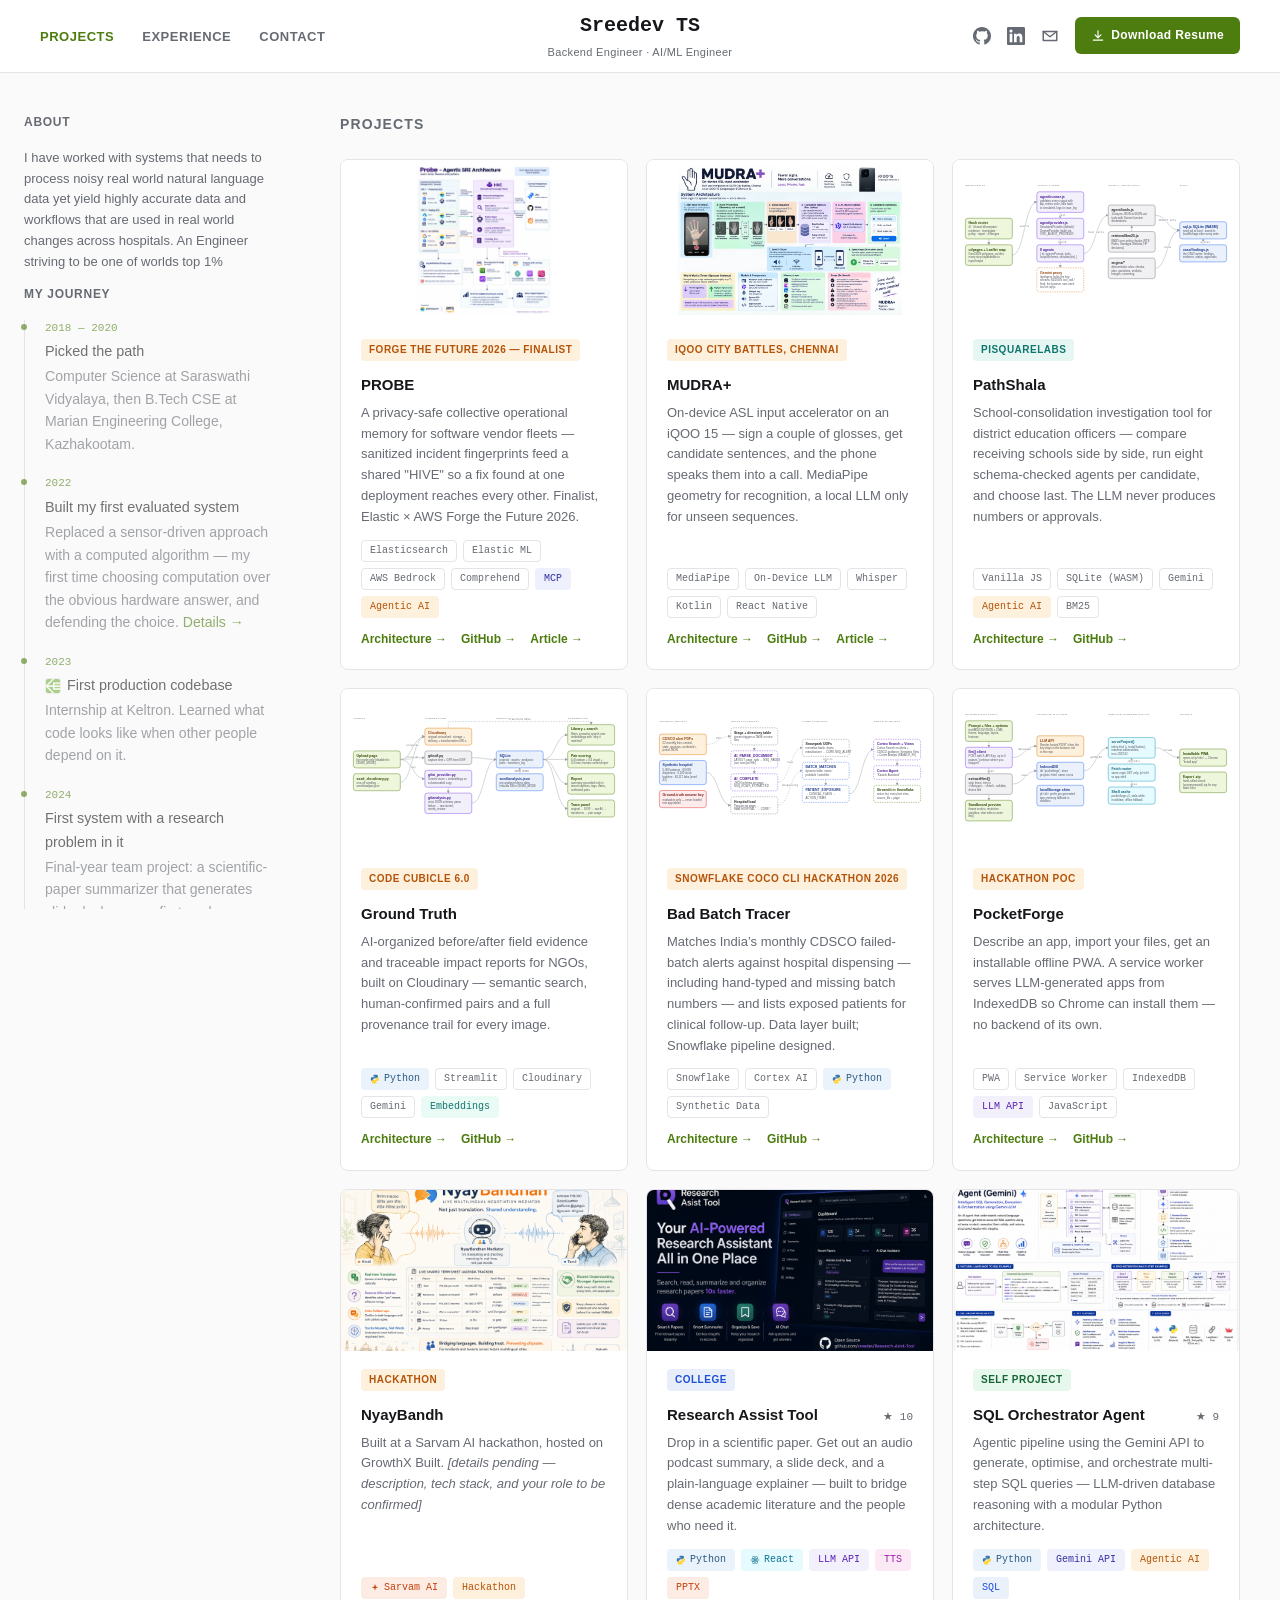
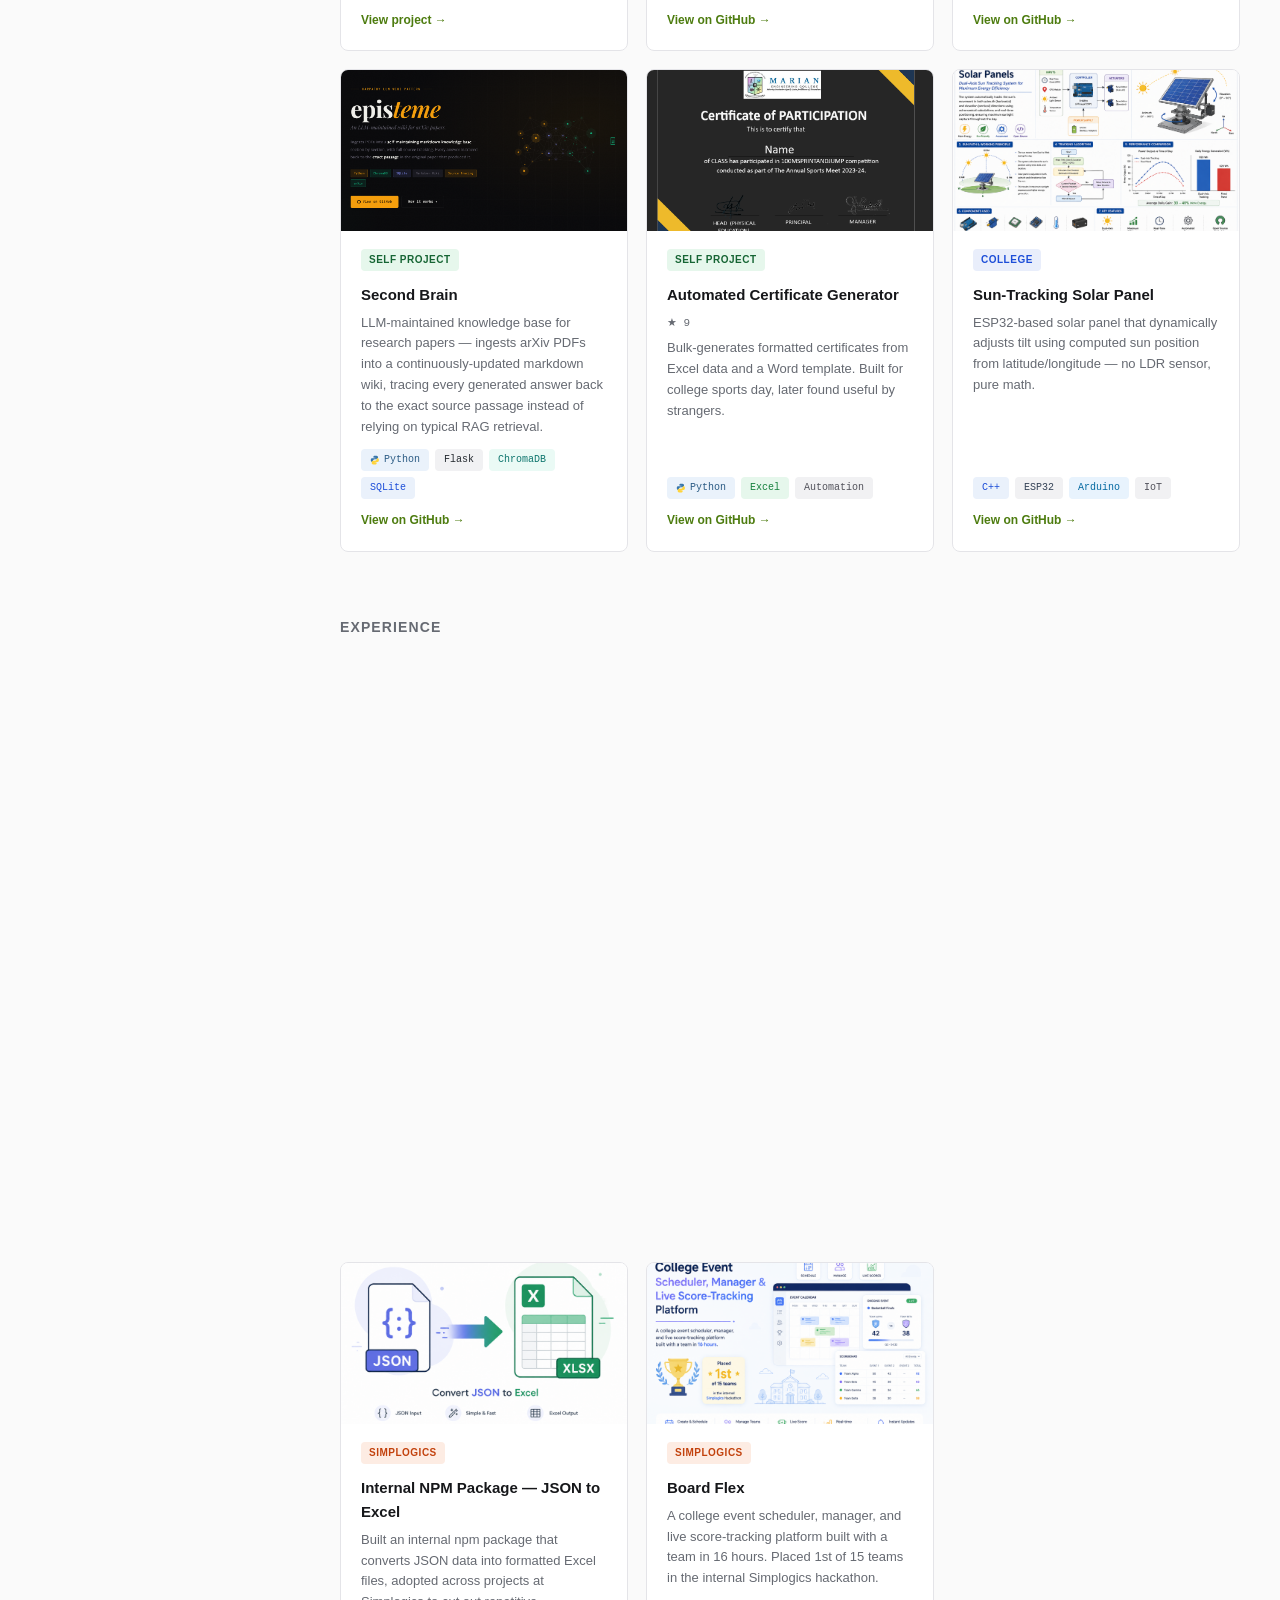
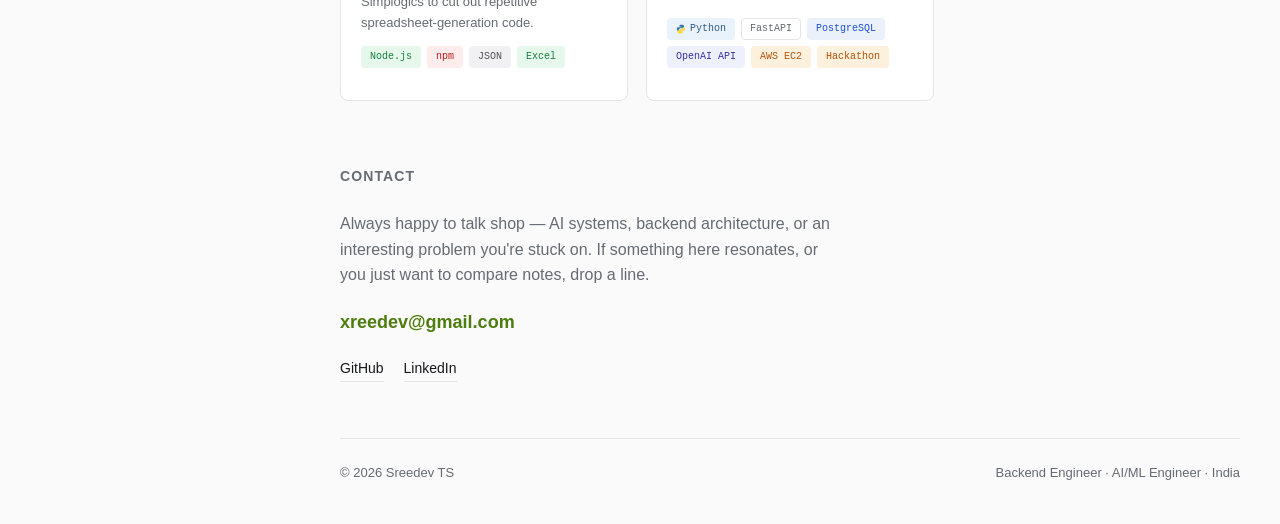
<file: index.html>
<!DOCTYPE html>
<html lang="en">
<head>
<meta charset="UTF-8">
<meta name="viewport" content="width=device-width, initial-scale=1.0">
<title>Sreedev TS — Backend Engineer · AI/ML Engineer</title>
<style>
*,*::before,*::after{box-sizing:border-box;margin:0;padding:0}
:root{
  --bg:#fafafa;
  --surface:#ffffff;
  --text:#16171a;
  --muted:#666a72;
  --border:#e4e4e8;
  --accent:#4d7c0f;
  --accent-soft:#eef6dc;
  --header-h:64px;
  --font:-apple-system,BlinkMacSystemFont,"Segoe UI",Inter,Roboto,Helvetica,Arial,sans-serif;
  --mono:ui-monospace,SFMono-Regular,"SF Mono",Menlo,Consolas,monospace;
}
html{scroll-behavior:smooth}
body{background:var(--bg);color:var(--text);font-family:var(--font);line-height:1.6;font-size:16px}
a{color:inherit}

/* HEADER */
.site-header{position:sticky;top:0;z-index:20;background:var(--surface);border-bottom:1px solid var(--border)}
.header-inner{max-width:1440px;margin:0 auto;min-height:var(--header-h);display:grid;grid-template-columns:1fr auto 1fr;align-items:center;gap:24px;padding:10px 40px}
.brand-wrap{justify-self:center;text-align:center}
.brand{font-family:var(--mono);font-weight:800;font-size:20px;text-decoration:none;color:var(--text)}
.brand-role{font-size:11px;color:var(--muted);letter-spacing:.03em;margin-top:2px}
.main-nav{justify-self:start}
.main-nav ul{list-style:none;display:flex;gap:28px}
.main-nav a{text-decoration:none;color:var(--muted);font-size:13px;font-weight:600;letter-spacing:.04em;text-transform:uppercase;transition:color .15s}
.main-nav a:hover{color:var(--text)}
.main-nav a.active{color:var(--accent)}
.header-actions{justify-self:end;display:flex;align-items:center;gap:16px}
.icon-link{color:var(--muted);display:inline-flex;padding:6px;margin:-6px;transition:color .15s}
.icon-link:hover{color:var(--accent)}
.icon-link svg{width:18px;height:18px}
.btn-resume{flex-shrink:0;display:inline-flex;align-items:center;gap:6px;font-size:12px;font-weight:600;letter-spacing:.03em;text-decoration:none;color:#fff;background:var(--accent);padding:9px 16px;border-radius:6px;transition:opacity .15s;white-space:nowrap}
.btn-resume:hover{opacity:.85}
.btn-resume svg{width:14px;height:14px;flex-shrink:0}
.nav-toggle{display:none;background:none;border:none;padding:8px;margin:-8px;color:var(--text);cursor:pointer}
.nav-toggle svg{width:22px;height:22px;display:block}
.nav-toggle .icon-close{display:none}
.nav-toggle.open .icon-menu{display:none}
.nav-toggle.open .icon-close{display:block}
.mobile-menu{display:none}

/* LAYOUT */
.layout{display:flex;max-width:1440px;margin:0 auto;align-items:flex-start}
.sidebar{width:300px;flex-shrink:0;position:sticky;top:var(--header-h);max-height:calc(100vh - var(--header-h));overflow-y:auto;padding:40px 28px 40px 24px;scrollbar-width:thin}
.content{flex:1;min-width:0;padding:40px 40px 40px}

/* SIDEBAR */
.about-sub{color:var(--muted);font-size:12px;text-transform:uppercase;letter-spacing:.06em;font-weight:600;margin-bottom:16px}
.sidebar .bio p{color:var(--muted);font-size:13px;max-width:42ch;margin-bottom:12px}
.sidebar .bio strong{color:var(--text);font-weight:600}

/* ROADMAP */
.roadmap{position:relative;margin-top:8px;margin-bottom:8px;padding-left:20px;border-left:1px solid var(--border)}
.road-item{position:relative;padding-bottom:20px}
.road-item:last-child{padding-bottom:0}
.road-item::before{content:'';position:absolute;left:-24.5px;top:4px;width:6px;height:6px;border-radius:50%;background:var(--accent)}
.road-date{font-family:var(--mono);font-size:11px;color:var(--accent);margin-bottom:3px}
.road-title{font-weight:600;font-size:13px;margin-bottom:2px;display:flex;align-items:center;gap:6px}
.road-logo{width:16px;height:16px;border-radius:3px;object-fit:contain;background:#fff;border:1px solid var(--border);flex-shrink:0}
.road-desc{color:var(--muted);font-size:12px;max-width:42ch}
.road-desc a{color:var(--accent);text-decoration:none}
.road-desc a:hover{text-decoration:underline}
.road-title a{color:inherit;text-decoration:none}
.road-title a:hover{color:var(--accent);text-decoration:underline}
.road-minor{opacity:.6}
.road-minor .road-title{font-size:.9em;font-weight:500}
.road-minor .road-desc{font-size:.88em}
.road-major .road-title{font-weight:700}
.road-major::before{transform:scale(1.4)}

/* CONTENT SECTIONS */
section{padding-bottom:64px;scroll-margin-top:calc(var(--header-h) + 16px)}
section:last-of-type{padding-bottom:0}
h2{font-size:14px;letter-spacing:.08em;text-transform:uppercase;color:var(--muted);margin-bottom:24px;font-weight:600}

/* PROJECTS */
.proj-grid{display:grid;grid-template-columns:repeat(auto-fill,minmax(260px,1fr));gap:18px;margin-top:8px}
.proj{background:var(--surface);border:1px solid var(--border);border-radius:8px;padding:0;display:flex;flex-direction:column;overflow:hidden;scroll-margin-top:calc(var(--header-h) + 16px)}
.proj-img{width:100%;aspect-ratio:16/9;object-fit:cover;display:block;background:var(--accent-soft)}
.proj-img-diagram{object-fit:contain;background:#fff;padding:6px}
.proj-body{padding:18px 20px 20px;display:flex;flex-direction:column;flex:1}
.proj-cat{align-self:flex-start;font-size:10px;font-weight:700;text-transform:uppercase;letter-spacing:.05em;border-radius:4px;padding:3px 8px;margin-bottom:12px}
.proj-cat.cat-self{color:#166534;background:#e6f7ec}
.proj-cat.cat-college{color:#1d4ed8;background:#e9eefb}
.proj-cat.cat-hackathon{color:#b45309;background:#fdf0dc}
.proj-cat.cat-pisquare{color:#0f766e;background:#e6f6f3}
.proj-cat.cat-simplogics{color:#c2410c;background:#fdece3}
.proj-head{display:flex;justify-content:space-between;align-items:baseline;gap:8px;flex-wrap:wrap;margin-bottom:6px}
.proj-title{font-size:15px;font-weight:600}
.proj-stars{font-size:11px;color:var(--muted);font-family:var(--mono)}
.proj p{color:var(--muted);font-size:13px;margin-bottom:12px;flex:1}
.proj-tags{display:flex;flex-wrap:wrap;gap:6px;margin-bottom:12px}
.proj-tag{display:inline-flex;align-items:center;gap:4px;font-size:10px;color:var(--muted);border:1px solid var(--border);border-radius:4px;padding:2px 8px;font-family:var(--mono)}
.proj-tag svg{width:10px;height:10px;flex-shrink:0}
.proj a.proj-link{font-size:12px;text-decoration:none;color:var(--accent);font-weight:600;margin-top:auto}
.proj a.proj-link:hover{text-decoration:underline}
.proj-links-row{display:flex;flex-wrap:wrap;gap:14px;margin-top:auto}
.proj-links-row .proj-link{margin-top:0}
.proj-img-ph{width:100%;aspect-ratio:16/9;display:flex;align-items:center;justify-content:center;background:linear-gradient(135deg,var(--accent-soft),#fff)}
.proj-img-ph svg{width:40px;height:40px;color:var(--accent);opacity:.75}
.proj[data-page]{cursor:pointer;transition:border-color .15s,transform .15s}
.proj[data-page]:hover{border-color:var(--accent);transform:translateY(-2px)}
.proj-case-hint{font-size:11px;color:var(--muted);margin-top:6px}

/* REVEAL ANIMATIONS */
.reveal{opacity:0;transform:translateY(18px);transition:opacity .55s ease,transform .55s ease}
.reveal.in-view{opacity:1;transform:translateY(0)}

/* CONTACT */
#contact p{color:var(--muted);max-width:56ch;margin-bottom:20px}
#contact .email{font-size:18px;text-decoration:none;color:var(--accent);font-weight:600}
#contact .email:hover{text-decoration:underline}
.links{display:flex;gap:20px;flex-wrap:wrap;font-size:14px}
.links a{text-decoration:none;border-bottom:1px solid var(--border);padding-bottom:2px}
.links a:hover{border-color:var(--accent);color:var(--accent)}

footer{border-top:1px solid var(--border);padding-top:24px;margin-top:56px;font-size:13px;color:var(--muted);display:flex;justify-content:space-between;flex-wrap:wrap;gap:8px}

@media(max-width:900px){
  .layout{flex-direction:column}
  .sidebar{position:static;width:100%;max-height:none;overflow-y:visible;padding:32px 24px 24px;border-bottom:1px solid var(--border)}
  .content{padding:32px 24px}
  .proj-grid{grid-template-columns:repeat(auto-fill,minmax(240px,1fr))}
}
@media(max-width:640px){
  .header-inner{
    position:relative;
    grid-template-columns:auto 1fr auto;
    gap:8px;
    padding:10px 16px;
  }
  .nav-toggle{display:inline-flex;align-items:center;justify-self:start}
  .main-nav{display:none}
  .brand-wrap{position:absolute;left:50%;top:50%;transform:translate(-50%,-50%)}
  .brand{font-size:16px}
  .brand-role{font-size:10px}
  .header-actions{display:none}
  .mobile-menu.open{display:flex}
  .mobile-menu{flex-direction:column;background:var(--surface);border-top:1px solid var(--border)}
  .mobile-menu nav ul{list-style:none;display:flex;flex-direction:column;padding:8px 16px 0}
  .mobile-menu nav a{display:block;padding:14px 4px;font-size:15px;font-weight:600;color:var(--text);text-decoration:none;border-bottom:1px solid var(--border)}
  .mobile-menu nav a.active{color:var(--accent)}
  .mobile-menu-actions{display:flex;align-items:center;gap:18px;padding:16px}
  .mobile-menu-actions .icon-link svg{width:20px;height:20px}
  .mobile-menu-actions .btn-resume{margin-left:auto}
  section{padding-bottom:48px}
  h2{margin-bottom:18px}
  .proj-grid{grid-template-columns:1fr;gap:14px}
  .proj-body{padding:16px}
  .sidebar{padding:24px 20px 20px}
  .content{padding:24px 20px}
}
@media(max-width:400px){
  .header-inner{padding:10px 12px}
  .brand{font-size:15px}
  .proj-tags{gap:5px}
  .proj-tag{font-size:9px;padding:2px 6px}
}
</style>
</head>
<body>

<header class="site-header">
  <div class="header-inner">
    <button class="nav-toggle" id="navToggle" aria-label="Toggle menu" aria-expanded="false" aria-controls="mobileMenu">
      <svg class="icon-menu" viewBox="0 0 24 24" fill="none" stroke="currentColor" stroke-width="2" stroke-linecap="round"><path d="M4 6h16M4 12h16M4 18h16"/></svg>
      <svg class="icon-close" viewBox="0 0 24 24" fill="none" stroke="currentColor" stroke-width="2" stroke-linecap="round"><path d="M6 6l12 12M18 6L6 18"/></svg>
    </button>
    <nav class="main-nav">
      <ul>
        <li><a href="#projects">Projects</a></li>
        <li><a href="#experience">Experience</a></li>
        <li><a href="#contact">Contact</a></li>
      </ul>
    </nav>
    <div class="brand-wrap">
      <a href="#" class="brand">Sreedev TS</a>
      <div class="brand-role">Backend Engineer · AI/ML Engineer</div>
    </div>
    <div class="header-actions">
      <a href="https://github.com/xreedev" target="_blank" class="icon-link" aria-label="GitHub">
        <svg viewBox="0 0 24 24" fill="currentColor"><path d="M12 0C5.374 0 0 5.373 0 12c0 5.302 3.438 9.8 8.207 11.387.599.111.793-.261.793-.577v-2.234c-3.338.726-4.033-1.416-4.033-1.416-.546-1.387-1.333-1.756-1.333-1.756-1.089-.745.083-.729.083-.729 1.205.084 1.839 1.237 1.839 1.237 1.07 1.834 2.807 1.304 3.492.997.107-.775.418-1.305.762-1.604-2.665-.305-5.467-1.334-5.467-5.931 0-1.311.469-2.381 1.236-3.221-.124-.303-.535-1.524.117-3.176 0 0 1.008-.322 3.301 1.23A11.509 11.509 0 0112 5.803c1.02.005 2.047.138 3.006.404 2.291-1.552 3.297-1.23 3.297-1.23.653 1.653.242 2.874.118 3.176.77.84 1.235 1.911 1.235 3.221 0 4.609-2.807 5.624-5.479 5.921.43.372.823 1.102.823 2.222v3.293c0 .319.192.694.801.576C20.566 21.797 24 17.3 24 12c0-6.627-5.373-12-12-12z"/></svg>
      </a>
      <a href="https://linkedin.com/in/sreedevts" target="_blank" class="icon-link" aria-label="LinkedIn">
        <svg viewBox="0 0 24 24" fill="currentColor"><path d="M20.447 20.452h-3.554v-5.569c0-1.328-.027-3.037-1.852-3.037-1.853 0-2.136 1.445-2.136 2.939v5.667H9.351V9h3.414v1.561h.046c.477-.9 1.637-1.85 3.37-1.85 3.601 0 4.267 2.37 4.267 5.455v6.286zM5.337 7.433a2.062 2.062 0 01-2.063-2.065 2.064 2.064 0 112.063 2.065zm1.782 13.019H3.555V9h3.564v11.452zM22.225 0H1.771C.792 0 0 .774 0 1.729v20.542C0 23.227.792 24 1.771 24h20.451C23.2 24 24 23.227 24 22.271V1.729C24 .774 23.2 0 22.222 0h.003z"/></svg>
      </a>
      <a href="mailto:xreedev@gmail.com" class="icon-link" aria-label="Email">
        <svg viewBox="0 0 24 24" fill="none" stroke="currentColor" stroke-width="2" stroke-linecap="round" stroke-linejoin="round"><path d="M4 4h16v16H4z" fill="none" stroke="none"/><path d="M3 6h18v12H3z"/><path d="M3 6l9 7 9-7"/></svg>
      </a>
      <a href="images/assets/sreedev_ts_resume.pdf" download class="btn-resume">
        <svg viewBox="0 0 24 24" fill="none" stroke="currentColor" stroke-width="2" stroke-linecap="round" stroke-linejoin="round"><path d="M12 3v12"/><path d="M7 10l5 5 5-5"/><path d="M4 19h16"/></svg>
        <span class="resume-label">Download Resume</span>
      </a>
    </div>
  </div>
  <div class="mobile-menu" id="mobileMenu">
    <nav>
      <ul>
        <li><a href="#projects">Projects</a></li>
        <li><a href="#experience">Experience</a></li>
        <li><a href="#contact">Contact</a></li>
      </ul>
    </nav>
    <div class="mobile-menu-actions">
      <a href="https://github.com/xreedev" target="_blank" class="icon-link" aria-label="GitHub">
        <svg viewBox="0 0 24 24" fill="currentColor"><path d="M12 0C5.374 0 0 5.373 0 12c0 5.302 3.438 9.8 8.207 11.387.599.111.793-.261.793-.577v-2.234c-3.338.726-4.033-1.416-4.033-1.416-.546-1.387-1.333-1.756-1.333-1.756-1.089-.745.083-.729.083-.729 1.205.084 1.839 1.237 1.839 1.237 1.07 1.834 2.807 1.304 3.492.997.107-.775.418-1.305.762-1.604-2.665-.305-5.467-1.334-5.467-5.931 0-1.311.469-2.381 1.236-3.221-.124-.303-.535-1.524.117-3.176 0 0 1.008-.322 3.301 1.23A11.509 11.509 0 0112 5.803c1.02.005 2.047.138 3.006.404 2.291-1.552 3.297-1.23 3.297-1.23.653 1.653.242 2.874.118 3.176.77.84 1.235 1.911 1.235 3.221 0 4.609-2.807 5.624-5.479 5.921.43.372.823 1.102.823 2.222v3.293c0 .319.192.694.801.576C20.566 21.797 24 17.3 24 12c0-6.627-5.373-12-12-12z"/></svg>
      </a>
      <a href="https://linkedin.com/in/sreedevts" target="_blank" class="icon-link" aria-label="LinkedIn">
        <svg viewBox="0 0 24 24" fill="currentColor"><path d="M20.447 20.452h-3.554v-5.569c0-1.328-.027-3.037-1.852-3.037-1.853 0-2.136 1.445-2.136 2.939v5.667H9.351V9h3.414v1.561h.046c.477-.9 1.637-1.85 3.37-1.85 3.601 0 4.267 2.37 4.267 5.455v6.286zM5.337 7.433a2.062 2.062 0 01-2.063-2.065 2.064 2.064 0 112.063 2.065zm1.782 13.019H3.555V9h3.564v11.452zM22.225 0H1.771C.792 0 0 .774 0 1.729v20.542C0 23.227.792 24 1.771 24h20.451C23.2 24 24 23.227 24 22.271V1.729C24 .774 23.2 0 22.222 0h.003z"/></svg>
      </a>
      <a href="mailto:xreedev@gmail.com" class="icon-link" aria-label="Email">
        <svg viewBox="0 0 24 24" fill="none" stroke="currentColor" stroke-width="2" stroke-linecap="round" stroke-linejoin="round"><path d="M4 4h16v16H4z" fill="none" stroke="none"/><path d="M3 6h18v12H3z"/><path d="M3 6l9 7 9-7"/></svg>
      </a>
      <a href="images/assets/sreedev_ts_resume.pdf" download class="btn-resume">
        <svg viewBox="0 0 24 24" fill="none" stroke="currentColor" stroke-width="2" stroke-linecap="round" stroke-linejoin="round"><path d="M12 3v12"/><path d="M7 10l5 5 5-5"/><path d="M4 19h16"/></svg>
        <span class="resume-label">Resume</span>
      </a>
    </div>
  </div>
</header>

<div class="layout">
  <aside class="sidebar">
    <div class="about-sub">About</div>
    <div class="bio">
      <p> I have worked with systems that needs to process noisy real world natural language data yet yield highly accurate data and workflows that are used in real world changes across hospitals. An Engineer striving to be one of worlds top 1%</p>
    </div>

    <div class="about-sub">My journey</div>
    <div class="roadmap">

      <!-- CONTEXT TIER -->
      <div class="road-item road-minor">
        <div class="road-date">2018 — 2020</div>
        <div class="road-title">Picked the path</div>
        <div class="road-desc">Computer Science at Saraswathi Vidyalaya, then B.Tech CSE at
        Marian Engineering College, Kazhakootam.</div>
      </div>

      <div class="road-item road-minor">
        <div class="road-date">2022</div>
        <div class="road-title">Built my first evaluated system</div>
        <div class="road-desc">Replaced a sensor-driven approach with a computed algorithm —
        my first time choosing computation over the obvious hardware answer, and defending
        the choice. <a href="#proj-solar">Details →</a></div>
      </div>

      <div class="road-item road-minor">
        <div class="road-date">2023</div>
        <div class="road-title"><img class="road-logo" src="images/logos/keltron-favicon.png" alt="">First production codebase</div>
        <div class="road-desc">Internship at Keltron. Learned what code looks like when other
        people depend on it.</div>
      </div>

      <div class="road-item road-minor">
        <div class="road-date">2024</div>
        <div class="road-title">First system with a research problem in it</div>
        <div class="road-desc">Final-year team project: a scientific-paper summarizer that
        generates slide decks — my first work on unstructured language input.
        <a href="https://github.com/xreedev/Research-Asist-Tool" target="_blank">GitHub →</a></div>
      </div>

      <!-- STANDARD TIER -->
      <div class="road-item">
        <div class="road-date">Jun 2024</div>
        <div class="road-title"><img class="road-logo" src="images/logos/simplogics.png" alt="">Joined Simplogics</div>
        <div class="road-desc">Started on internal tooling — a JSON-to-Excel npm package still
        used across projects. Won the internal hackathon a few months in, 1st of 15 teams,
        building <a href="#exp-boardflex">Board Flex</a> in 16 hours.</div>
      </div>

      <!-- MAJOR TIER -->
      <div class="road-item road-major">
        <div class="road-date">Late 2024</div>
        <div class="road-title"><img class="road-logo" src="images/logos/simplogics.png" alt=""><a href="#exp-respire">Moved from features to modelling</a></div>
        <div class="road-desc">Started on the hospital analysis engine. Modelled patient care
        pathways as graphs, traversing them with BFS and DFS in production, alongside Monte
        Carlo simulation and Erlang-C queueing for capacity bottleneck detection. Ended up
        owning the module, client conversations included.</div>
      </div>

      <div class="road-item road-major">
        <div class="road-date">2025</div>
        <div class="road-title"><img class="road-logo" src="images/logos/simplogics.png" alt=""><a href="#exp-nlp-chatbot">Made noisy language reliable</a></div>
        <div class="road-desc">Built the NER and understanding layer behind the clinical
        chatbot — spaCy, PyTorch and Rasa across 30+ pipeline components, with lexicon
        normalization and a self-learning loop that turns corrected production queries back
        into training data. 125,000+ queries resolved to SQL.</div>
      </div>

      <div class="road-item road-major">
        <div class="road-date">2025</div>
        <div class="road-title"><img class="road-logo" src="images/logos/simplogics.png" alt=""><a href="#exp-mom-data">Shipped an MCP server, written from scratch</a></div>
        <div class="road-desc">Not adapted from a template — a full implementation exposing
        15+ tools over FastAPI to LLM clients, deployed across multiple European hospitals
        under GDPR. Now serves 15,000+ analytics queries, at 45% lower token cost through
        RAG-based tool selection and model routing.</div>
      </div>

      <div class="road-item road-major">
        <div class="road-date">2026 — Present</div>
        <div class="road-title"><img class="road-logo" src="images/logos/simplogics.png" alt="">Made the whole thing measurable</div>
        <div class="road-desc">Built a custom evaluation benchmark scoring NER precision and
        recall, MCP tool-selection accuracy, and end-to-end AI behaviour on every release —
        plus the CI and observability around it: Jenkins, Grafana, Prometheus, Loki.</div>
      </div>

    </div>

  </aside>

  <main class="content">

    <section id="projects">
      <h2>Projects</h2>

      <div class="proj-grid">
        <div class="proj reveal" id="proj-probe" data-page="projects/probe.html">
          <img class="proj-img proj-img-diagram" src="images/probe_architecture.webp" alt="PROBE agentic SRE architecture diagram" loading="lazy">
          <div class="proj-body">
            <span class="proj-cat cat-hackathon">Forge the Future 2026 — Finalist</span>
            <div class="proj-head">
              <span class="proj-title">PROBE</span>
            </div>
            <p>A privacy-safe collective operational memory for software vendor fleets — sanitized incident fingerprints feed a shared "HIVE" so a fix found at one deployment reaches every other. Finalist, Elastic × AWS Forge the Future 2026.</p>
            <div class="proj-tags">
              <span class="proj-tag">Elasticsearch</span><span class="proj-tag">Elastic ML</span><span class="proj-tag">AWS Bedrock</span><span class="proj-tag">Comprehend</span><span class="proj-tag">MCP</span><span class="proj-tag">Agentic AI</span>
            </div>
            <div class="proj-links-row">
              <a href="projects/probe.html" class="proj-link" onclick="event.stopPropagation()">Architecture →</a>
              <a href="https://github.com/PiSquareLabs/Probe" target="_blank" class="proj-link" onclick="event.stopPropagation()">GitHub →</a>
              <a href="https://yourstory.com/2026/09/indias-top-ai-teams-set-battle-elastic-awss-forge-future-hackathon-finale" target="_blank" class="proj-link" onclick="event.stopPropagation()">Article →</a>
            </div>
          </div>
        </div>

        <div class="proj reveal" id="proj-mudra" data-page="projects/mudra.html">
          <img class="proj-img proj-img-diagram" src="images/mudra_architecture.webp" alt="MUDRA+ on-device system architecture diagram" loading="lazy">
          <div class="proj-body">
            <span class="proj-cat cat-hackathon">iQOO City Battles, Chennai</span>
            <div class="proj-head">
              <span class="proj-title">MUDRA+</span>
            </div>
            <p>On-device ASL input accelerator on an iQOO 15 — sign a couple of glosses, get candidate sentences, and the phone speaks them into a call. MediaPipe geometry for recognition, a local LLM only for unseen sequences.</p>
            <div class="proj-tags">
              <span class="proj-tag">MediaPipe</span><span class="proj-tag">On-Device LLM</span><span class="proj-tag">Whisper</span><span class="proj-tag">Kotlin</span><span class="proj-tag">React Native</span>
            </div>
            <div class="proj-links-row">
              <a href="projects/mudra.html" class="proj-link" onclick="event.stopPropagation()">Architecture →</a>
              <a href="https://github.com/PiSquareLabs/Mudra" target="_blank" class="proj-link" onclick="event.stopPropagation()">GitHub →</a>
              <a href="https://iqoo.reskilll.com/" target="_blank" class="proj-link" onclick="event.stopPropagation()">Article →</a>
            </div>
          </div>
        </div>

        <div class="proj reveal" id="proj-pathshala" data-page="projects/pathshala.html">
          <img class="proj-img proj-img-diagram" src="images/projects/pathshala-card.svg" alt="PathShala architecture diagram" loading="lazy">
          <div class="proj-body">
            <span class="proj-cat cat-pisquare">PiSquareLabs</span>
            <div class="proj-head">
              <span class="proj-title">PathShala</span>
            </div>
            <p>School-consolidation investigation tool for district education officers — compare receiving schools side by side, run eight schema-checked agents per candidate, and choose last. The LLM never produces numbers or approvals.</p>
            <div class="proj-tags">
              <span class="proj-tag">Vanilla JS</span><span class="proj-tag">SQLite (WASM)</span><span class="proj-tag">Gemini</span><span class="proj-tag">Agentic AI</span><span class="proj-tag">BM25</span>
            </div>
            <div class="proj-links-row">
              <a href="projects/pathshala.html" class="proj-link" onclick="event.stopPropagation()">Architecture →</a>
              <a href="https://github.com/PiSquareLabs/PathShala" target="_blank" class="proj-link" onclick="event.stopPropagation()">GitHub →</a>
            </div>
          </div>
        </div>

        <div class="proj reveal" id="proj-groundtruth" data-page="projects/groundtruth.html">
          <img class="proj-img proj-img-diagram" src="images/projects/groundtruth-card.svg" alt="Ground Truth architecture diagram" loading="lazy">
          <div class="proj-body">
            <span class="proj-cat cat-hackathon">Code Cubicle 6.0</span>
            <div class="proj-head">
              <span class="proj-title">Ground Truth</span>
            </div>
            <p>AI-organized before/after field evidence and traceable impact reports for NGOs, built on Cloudinary — semantic search, human-confirmed pairs and a full provenance trail for every image.</p>
            <div class="proj-tags">
              <span class="proj-tag">Python</span><span class="proj-tag">Streamlit</span><span class="proj-tag">Cloudinary</span><span class="proj-tag">Gemini</span><span class="proj-tag">Embeddings</span>
            </div>
            <div class="proj-links-row">
              <a href="projects/groundtruth.html" class="proj-link" onclick="event.stopPropagation()">Architecture →</a>
              <a href="https://github.com/PiSquareLabs/GroundTruth" target="_blank" class="proj-link" onclick="event.stopPropagation()">GitHub →</a>
            </div>
          </div>
        </div>

        <div class="proj reveal" id="proj-batchtrace" data-page="projects/batchtrace.html">
          <img class="proj-img proj-img-diagram" src="images/projects/batchtrace-card.svg" alt="Bad Batch Tracer architecture diagram" loading="lazy">
          <div class="proj-body">
            <span class="proj-cat cat-hackathon">Snowflake CoCo CLI Hackathon 2026</span>
            <div class="proj-head">
              <span class="proj-title">Bad Batch Tracer</span>
            </div>
            <p>Matches India’s monthly CDSCO failed-batch alerts against hospital dispensing — including hand-typed and missing batch numbers — and lists exposed patients for clinical follow-up. Data layer built; Snowflake pipeline designed.</p>
            <div class="proj-tags">
              <span class="proj-tag">Snowflake</span><span class="proj-tag">Cortex AI</span><span class="proj-tag">Python</span><span class="proj-tag">Synthetic Data</span>
            </div>
            <div class="proj-links-row">
              <a href="projects/batchtrace.html" class="proj-link" onclick="event.stopPropagation()">Architecture →</a>
              <a href="https://github.com/PiSquareLabs/BatchTrace" target="_blank" class="proj-link" onclick="event.stopPropagation()">GitHub →</a>
            </div>
          </div>
        </div>

        <div class="proj reveal" id="proj-pocketforge" data-page="projects/pocketforge.html">
          <img class="proj-img proj-img-diagram" src="images/projects/pocketforge-card.svg" alt="PocketForge architecture diagram" loading="lazy">
          <div class="proj-body">
            <span class="proj-cat cat-hackathon">Hackathon PoC</span>
            <div class="proj-head">
              <span class="proj-title">PocketForge</span>
            </div>
            <p>Describe an app, import your files, get an installable offline PWA. A service worker serves LLM-generated apps from IndexedDB so Chrome can install them — no backend of its own.</p>
            <div class="proj-tags">
              <span class="proj-tag">PWA</span><span class="proj-tag">Service Worker</span><span class="proj-tag">IndexedDB</span><span class="proj-tag">LLM API</span><span class="proj-tag">JavaScript</span>
            </div>
            <div class="proj-links-row">
              <a href="projects/pocketforge.html" class="proj-link" onclick="event.stopPropagation()">Architecture →</a>
              <a href="https://github.com/PiSquareLabs/PocketForge" target="_blank" class="proj-link" onclick="event.stopPropagation()">GitHub →</a>
            </div>
          </div>
        </div>

        <div class="proj reveal">
          <img class="proj-img" src="images/nyaybandh.png" alt="NyayBandh preview" loading="lazy">
          <div class="proj-body">
            <span class="proj-cat cat-hackathon">Hackathon</span>
            <div class="proj-head">
              <span class="proj-title">NyayBandh</span>
            </div>
            <p>Built at a Sarvam AI hackathon, hosted on GrowthX Built. <em>[details pending — description, tech stack, and your role to be confirmed]</em></p>
            <div class="proj-tags">
              <span class="proj-tag">Sarvam AI</span><span class="proj-tag">Hackathon</span>
            </div>
            <a href="https://built.growthx.club/projects/nyaybandh" target="_blank" class="proj-link">View project →</a>
          </div>
        </div>

        <div class="proj reveal" id="proj-research">
          <img class="proj-img" src="images/research%20assist%20tool.png" alt="Research Assist Tool preview" loading="lazy">
          <div class="proj-body">
            <span class="proj-cat cat-college">College</span>
            <div class="proj-head">
              <span class="proj-title">Research Assist Tool</span>
              <span class="proj-stars">★ 10</span>
            </div>
            <p>Drop in a scientific paper. Get out an audio podcast summary, a slide deck, and a plain-language explainer — built to bridge dense academic literature and the people who need it.</p>
            <div class="proj-tags">
              <span class="proj-tag">Python</span><span class="proj-tag">React</span><span class="proj-tag">LLM API</span><span class="proj-tag">TTS</span><span class="proj-tag">PPTX</span>
            </div>
            <a href="https://github.com/xreedev/Research-Asist-Tool" target="_blank" class="proj-link">View on GitHub →</a>
          </div>
        </div>

        <div class="proj reveal">
          <img class="proj-img" src="images/sql_orchetsrate.png" alt="SQL Orchestrator Agent preview" loading="lazy">
          <div class="proj-body">
            <span class="proj-cat cat-self">Self Project</span>
            <div class="proj-head">
              <span class="proj-title">SQL Orchestrator Agent</span>
              <span class="proj-stars">★ 9</span>
            </div>
            <p>Agentic pipeline using the Gemini API to generate, optimise, and orchestrate multi-step SQL queries — LLM-driven database reasoning with a modular Python architecture.</p>
            <div class="proj-tags">
              <span class="proj-tag">Python</span><span class="proj-tag">Gemini API</span><span class="proj-tag">Agentic AI</span><span class="proj-tag">SQL</span>
            </div>
            <a href="https://github.com/xreedev/SQL-Orchestrator-Agent-Gemini" target="_blank" class="proj-link">View on GitHub →</a>
          </div>
        </div>

        <div class="proj reveal">
          <img class="proj-img" src="images/second%20brain.png" alt="Second Brain preview" loading="lazy">
          <div class="proj-body">
            <span class="proj-cat cat-self">Self Project</span>
            <div class="proj-head">
              <span class="proj-title">Second Brain</span>
            </div>
            <p>LLM-maintained knowledge base for research papers — ingests arXiv PDFs into a continuously-updated markdown wiki, tracing every generated answer back to the exact source passage instead of relying on typical RAG retrieval.</p>
            <div class="proj-tags">
              <span class="proj-tag">Python</span><span class="proj-tag">Flask</span><span class="proj-tag">ChromaDB</span><span class="proj-tag">SQLite</span>
            </div>
            <a href="https://github.com/xreedev/Second-Brain" target="_blank" class="proj-link">View on GitHub →</a>
          </div>
        </div>

        <div class="proj reveal">
          <img class="proj-img" src="images/certificate_generator.png" alt="Automated Certificate Generator preview" loading="lazy">
          <div class="proj-body">
            <span class="proj-cat cat-self">Self Project</span>
            <div class="proj-head">
              <span class="proj-title">Automated Certificate Generator</span>
              <span class="proj-stars">★ 9</span>
            </div>
            <p>Bulk-generates formatted certificates from Excel data and a Word template. Built for college sports day, later found useful by strangers.</p>
            <div class="proj-tags">
              <span class="proj-tag">Python</span><span class="proj-tag">Excel</span><span class="proj-tag">Automation</span>
            </div>
            <a href="https://github.com/xreedev/Automated-Certificate-Generator" target="_blank" class="proj-link">View on GitHub →</a>
          </div>
        </div>

        <div class="proj reveal" id="proj-solar">
          <img class="proj-img" src="images/sun_tracking_solar_panel.png" alt="Sun-Tracking Solar Panel preview" loading="lazy">
          <div class="proj-body">
            <span class="proj-cat cat-college">College</span>
            <div class="proj-head">
              <span class="proj-title">Sun-Tracking Solar Panel</span>
            </div>
            <p>ESP32-based solar panel that dynamically adjusts tilt using computed sun position from latitude/longitude — no LDR sensor, pure math.</p>
            <div class="proj-tags">
              <span class="proj-tag">C++</span><span class="proj-tag">ESP32</span><span class="proj-tag">Arduino</span><span class="proj-tag">IoT</span>
            </div>
            <a href="https://github.com/xreedev/Automated-Solar-Panel" target="_blank" class="proj-link">View on GitHub →</a>
          </div>
        </div>
      </div>
    </section>

    <section id="experience">
      <h2>Experience</h2>

      <div class="proj-grid">
        <div class="proj reveal" id="exp-mom-data">
          <img class="proj-img" src="images/ismoetric%20network%20hub.png" alt="MOM AI Secure Data Analysis Tool preview" loading="lazy">
          <div class="proj-body">
            <span class="proj-cat cat-simplogics">Simplogics</span>
            <div class="proj-head">
              <span class="proj-title">MOM AI Secure Data Analysis Tool</span>
            </div>
            <p>An MCP server deployed across multiple European hospitals, exposing 15+ AI tools through FastAPI with LangGraph orchestration, plus an LLM analytics layer with a Deep Research mode that has served 15,000+ queries. RAG-based tool selection over ChromaDB with model routing and prompt caching cut LLM token cost by 45%.</p>
            <div class="proj-tags">
              <span class="proj-tag">Python</span><span class="proj-tag">FastAPI</span><span class="proj-tag">MCP</span><span class="proj-tag">LangGraph</span><span class="proj-tag">ChromaDB</span><span class="proj-tag">Redis</span><span class="proj-tag">MSSQL</span>
            </div>
          </div>
        </div>

        <div class="proj reveal" id="exp-nlp-chatbot">
          <img class="proj-img" src="images/from%20chat%20to%20strcutred.png" alt="MOM AI Secure NLP Chatbot preview" loading="lazy">
          <div class="proj-body">
            <span class="proj-cat cat-simplogics">Simplogics</span>
            <div class="proj-head">
              <span class="proj-title">MOM AI Secure NLP Chatbot</span>
            </div>
            <p>A self-learning conversational platform that turns clinician questions into SQL against hospital data, serving 125,000+ queries. Backed by a spaCy NER pipeline with an Excel-driven annotation loop so the model retrains on corrected real-world entities.</p>
            <div class="proj-tags">
              <span class="proj-tag">RASA</span><span class="proj-tag">spaCy</span><span class="proj-tag">Python</span><span class="proj-tag">FastAPI</span><span class="proj-tag">MSSQL</span>
            </div>
          </div>
        </div>

        <div class="proj reveal" id="exp-respire">
          <img class="proj-img" src="images/probablisitic%20nertwrk%20path.png" alt="RESPIRE Analysis Module preview" loading="lazy">
          <div class="proj-body">
            <span class="proj-cat cat-simplogics">Simplogics</span>
            <div class="proj-head">
              <span class="proj-title">RESPIRE Analysis Module</span>
            </div>
            <p>The simulation and benchmarking engine behind hospital capacity planning — Monte Carlo and discrete-event models, Erlang-C queueing, iterative proportional fitting, and a CMP cost model. Care pathways are modelled as graphs, with DFS and BFS traversal running in production to trace and analyse patient routes through departments.</p>
            <div class="proj-tags">
              <span class="proj-tag">Node.js</span><span class="proj-tag">Python</span><span class="proj-tag">Monte Carlo Simulation</span><span class="proj-tag">Discrete-Event Simulation</span><span class="proj-tag">Erlang-C</span><span class="proj-tag">IPF</span><span class="proj-tag">DFS/BFS</span>
            </div>
          </div>
        </div>

        <div class="proj reveal" id="exp-npm">
          <img class="proj-img" src="images/internal_npm_package.png" alt="Internal NPM Package preview" loading="lazy">
          <div class="proj-body">
            <span class="proj-cat cat-simplogics">Simplogics</span>
            <div class="proj-head">
              <span class="proj-title">Internal NPM Package — JSON to Excel</span>
            </div>
            <p>Built an internal npm package that converts JSON data into formatted Excel files, adopted across projects at Simplogics to cut out repetitive spreadsheet-generation code.</p>
            <div class="proj-tags">
              <span class="proj-tag">Node.js</span><span class="proj-tag">npm</span><span class="proj-tag">JSON</span><span class="proj-tag">Excel</span>
            </div>
          </div>
        </div>

        <div class="proj reveal" id="exp-boardflex">
          <img class="proj-img" src="images/boardflex.png" alt="Board Flex preview" loading="lazy">
          <div class="proj-body">
            <span class="proj-cat cat-simplogics">Simplogics</span>
            <div class="proj-head">
              <span class="proj-title">Board Flex</span>
            </div>
            <p>A college event scheduler, manager, and live score-tracking platform built with a team in 16 hours. Placed 1st of 15 teams in the internal Simplogics hackathon.</p>
            <div class="proj-tags">
              <span class="proj-tag">Python</span><span class="proj-tag">FastAPI</span><span class="proj-tag">PostgreSQL</span><span class="proj-tag">OpenAI API</span><span class="proj-tag">AWS EC2</span><span class="proj-tag">Hackathon</span>
            </div>
          </div>
        </div>
      </div>
    </section>

    <section id="contact">
      <h2>Contact</h2>
      <p>Always happy to talk shop — AI systems, backend architecture, or an interesting problem you're stuck on. If something here resonates, or you just want to compare notes, drop a line.</p>
      <a href="mailto:xreedev@gmail.com" class="email">xreedev@gmail.com</a>
      <div class="links" style="margin-top:20px">
        <a href="https://github.com/xreedev" target="_blank">GitHub</a>
        <a href="https://linkedin.com/in/sreedevts" target="_blank">LinkedIn</a>
      </div>
    </section>

    <footer>
      <p>© 2026 Sreedev TS</p>
      <p>Backend Engineer · AI/ML Engineer · India</p>
    </footer>

  </main>
</div>

<script>
const sections=document.querySelectorAll('main section[id]');
const navLinks=document.querySelectorAll('.main-nav a, .mobile-menu nav a');
window.addEventListener('scroll',()=>{
  let cur='';
  sections.forEach(s=>{if(window.scrollY>=s.offsetTop-140)cur=s.id});
  navLinks.forEach(a=>{a.classList.toggle('active',a.getAttribute('href')==='#'+cur)});
});

// MOBILE MENU
const navToggle=document.getElementById('navToggle');
const mobileMenu=document.getElementById('mobileMenu');
navToggle.addEventListener('click',()=>{
  const isOpen=mobileMenu.classList.toggle('open');
  navToggle.classList.toggle('open',isOpen);
  navToggle.setAttribute('aria-expanded',isOpen);
});
mobileMenu.querySelectorAll('a').forEach(a=>{
  a.addEventListener('click',()=>{
    mobileMenu.classList.remove('open');
    navToggle.classList.remove('open');
    navToggle.setAttribute('aria-expanded','false');
  });
});

// TAG COLORS + LOGOS
const pythonIcon='<svg viewBox="0 0 32 32" xmlns="http://www.w3.org/2000/svg"><path d="M16 2c-3 0-5.5 1-5.5 4v3h7v1H7c-3 0-4.5 2-4.5 6s1.5 6 4.5 6h2.5v-3c0-3 2.5-5.5 5.5-5.5h6c2.5 0 4.5-2 4.5-4.5V6c0-3-2.5-4-9.5-4z" fill="#3776AB"/><path d="M16 30c3 0 5.5-1 5.5-4v-3h-7v-1h9.5c3 0 4.5-2 4.5-6s-1.5-6-4.5-6h-2.5v3c0 3-2.5 5.5-5.5 5.5h-6c-2.5 0-4.5 2-4.5 4.5v3c0 3 2.5 4 9.5 4z" fill="#FFD43B"/><circle cx="12" cy="7" r="1.1" fill="#fff"/><circle cx="20" cy="25" r="1.1" fill="#fff"/></svg>';
const reactIcon='<svg viewBox="0 0 24 24" fill="none" xmlns="http://www.w3.org/2000/svg"><circle cx="12" cy="12" r="2.2" fill="#0f7490"/><g stroke="#0f7490" stroke-width="1.1" fill="none"><ellipse cx="12" cy="12" rx="10" ry="4.2"/><ellipse cx="12" cy="12" rx="10" ry="4.2" transform="rotate(60 12 12)"/><ellipse cx="12" cy="12" rx="10" ry="4.2" transform="rotate(120 12 12)"/></g></svg>';
const sparkIcon='<svg viewBox="0 0 24 24" fill="#c2410c" xmlns="http://www.w3.org/2000/svg"><path d="M12 2l1.8 6.2L20 10l-6.2 1.8L12 18l-1.8-6.2L4 10l6.2-1.8z"/></svg>';

const tagStyles={
  'Python':{bg:'#eaf2fb',color:'#2b5b84',icon:pythonIcon},
  'React':{bg:'#e6fbff',color:'#0f7490',icon:reactIcon},
  'Sarvam AI':{bg:'#fdece3',color:'#c2410c',icon:sparkIcon},
  'Node.js / Express':{bg:'#e6f7ec',color:'#15803d'},
  'PostgreSQL':{bg:'#eaf1fb',color:'#1d4ed8'},
  'Spring Boot / Java':{bg:'#e9f7ea',color:'#166534'},
  'Docker':{bg:'#e8f3fd',color:'#0369a1'},
  'Git / GitHub':{bg:'#f1f1f3',color:'#24292f'},
  'Jenkins':{bg:'#fdecec',color:'#b91c1c'},
  'Grafana':{bg:'#fdeee0',color:'#c2410c'},
  'REST APIs':{bg:'#f2f0fb',color:'#5b21b6'},
  'RASA':{bg:'#fbeaf5',color:'#a21caf'},
  'NER / NLP Pipelines':{bg:'#eafaf5',color:'#0f766e'},
  'RAG Pipelines':{bg:'#eafaf5',color:'#0f766e'},
  'LLM API Integration':{bg:'#f2f0fb',color:'#5b21b6'},
  'LLM API':{bg:'#f2f0fb',color:'#5b21b6'},
  'Gemini API':{bg:'#eef1fd',color:'#3730a3'},
  'Agentic AI':{bg:'#fdf0dc',color:'#b45309'},
  'SQL':{bg:'#eaf1fb',color:'#1d4ed8'},
  'Flask':{bg:'#f1f1f3',color:'#24292f'},
  'ChromaDB':{bg:'#eafaf5',color:'#0f766e'},
  'SQLite':{bg:'#eaf1fb',color:'#1d4ed8'},
  'Excel':{bg:'#e6f7ec',color:'#15803d'},
  'Automation':{bg:'#f1f1f3',color:'#52525b'},
  'C++':{bg:'#eaf1fb',color:'#1d4ed8'},
  'ESP32':{bg:'#f1f1f3',color:'#334155'},
  'Arduino':{bg:'#e8f3fd',color:'#0369a1'},
  'IoT':{bg:'#f1f1f3',color:'#52525b'},
  'TTS':{bg:'#fbeaf5',color:'#a21caf'},
  'PPTX':{bg:'#fdece3',color:'#c2410c'},
  'Hackathon':{bg:'#fdf0dc',color:'#b45309'},
  'Embeddings':{bg:'#eafaf5',color:'#0f766e'},
  'MCP':{bg:'#eef1fd',color:'#3730a3'},
  'LangGraph':{bg:'#eafaf5',color:'#0f766e'},
  'Redis':{bg:'#fdeceb',color:'#b91c1c'},
  'MSSQL':{bg:'#eaf1fb',color:'#1d4ed8'},
  'spaCy':{bg:'#eafaf5',color:'#0f766e'},
  'Node.js':{bg:'#e6f7ec',color:'#15803d'},
  'Monte Carlo Simulation':{bg:'#fdf0dc',color:'#b45309'},
  'Discrete-Event Simulation':{bg:'#fdf0dc',color:'#b45309'},
  'Erlang-C':{bg:'#f2f0fb',color:'#5b21b6'},
  'IPF':{bg:'#f2f0fb',color:'#5b21b6'},
  'DFS/BFS':{bg:'#eaf1fb',color:'#1d4ed8'},
  'OpenAI API':{bg:'#eef1fd',color:'#3730a3'},
  'AWS EC2':{bg:'#fdf0dc',color:'#b45309'},
  'npm':{bg:'#fdeceb',color:'#b91c1c'},
  'JSON':{bg:'#f1f1f3',color:'#52525b'}
};

document.querySelectorAll('.proj-tag').forEach(el=>{
  const style=tagStyles[el.textContent.trim()];
  if(!style)return;
  el.style.background=style.bg;
  el.style.color=style.color;
  el.style.borderColor='transparent';
  if(style.icon)el.insertAdjacentHTML('afterbegin',style.icon);
});

// SCROLL-IN REVEAL ANIMATIONS
const revealEls=document.querySelectorAll('.reveal');
if('IntersectionObserver' in window){
  const revealObserver=new IntersectionObserver((entries)=>{
    entries.forEach(entry=>{
      if(entry.isIntersecting){
        entry.target.classList.add('in-view');
        revealObserver.unobserve(entry.target);
      }
    });
  },{threshold:0.12,rootMargin:'0px 0px -40px 0px'});
  revealEls.forEach(el=>revealObserver.observe(el));
}else{
  revealEls.forEach(el=>el.classList.add('in-view'));
}

// PROJECT PAGES
document.querySelectorAll('.proj[data-page]').forEach(card=>{
  const go=()=>{location.href=card.dataset.page};
  card.addEventListener('click',go);
  card.addEventListener('keydown',e=>{if(e.key==='Enter'||e.key===' '){e.preventDefault();go();}});
  card.setAttribute('tabindex','0');
  card.setAttribute('role','link');
});
</script>
</body>
</html>
</file>
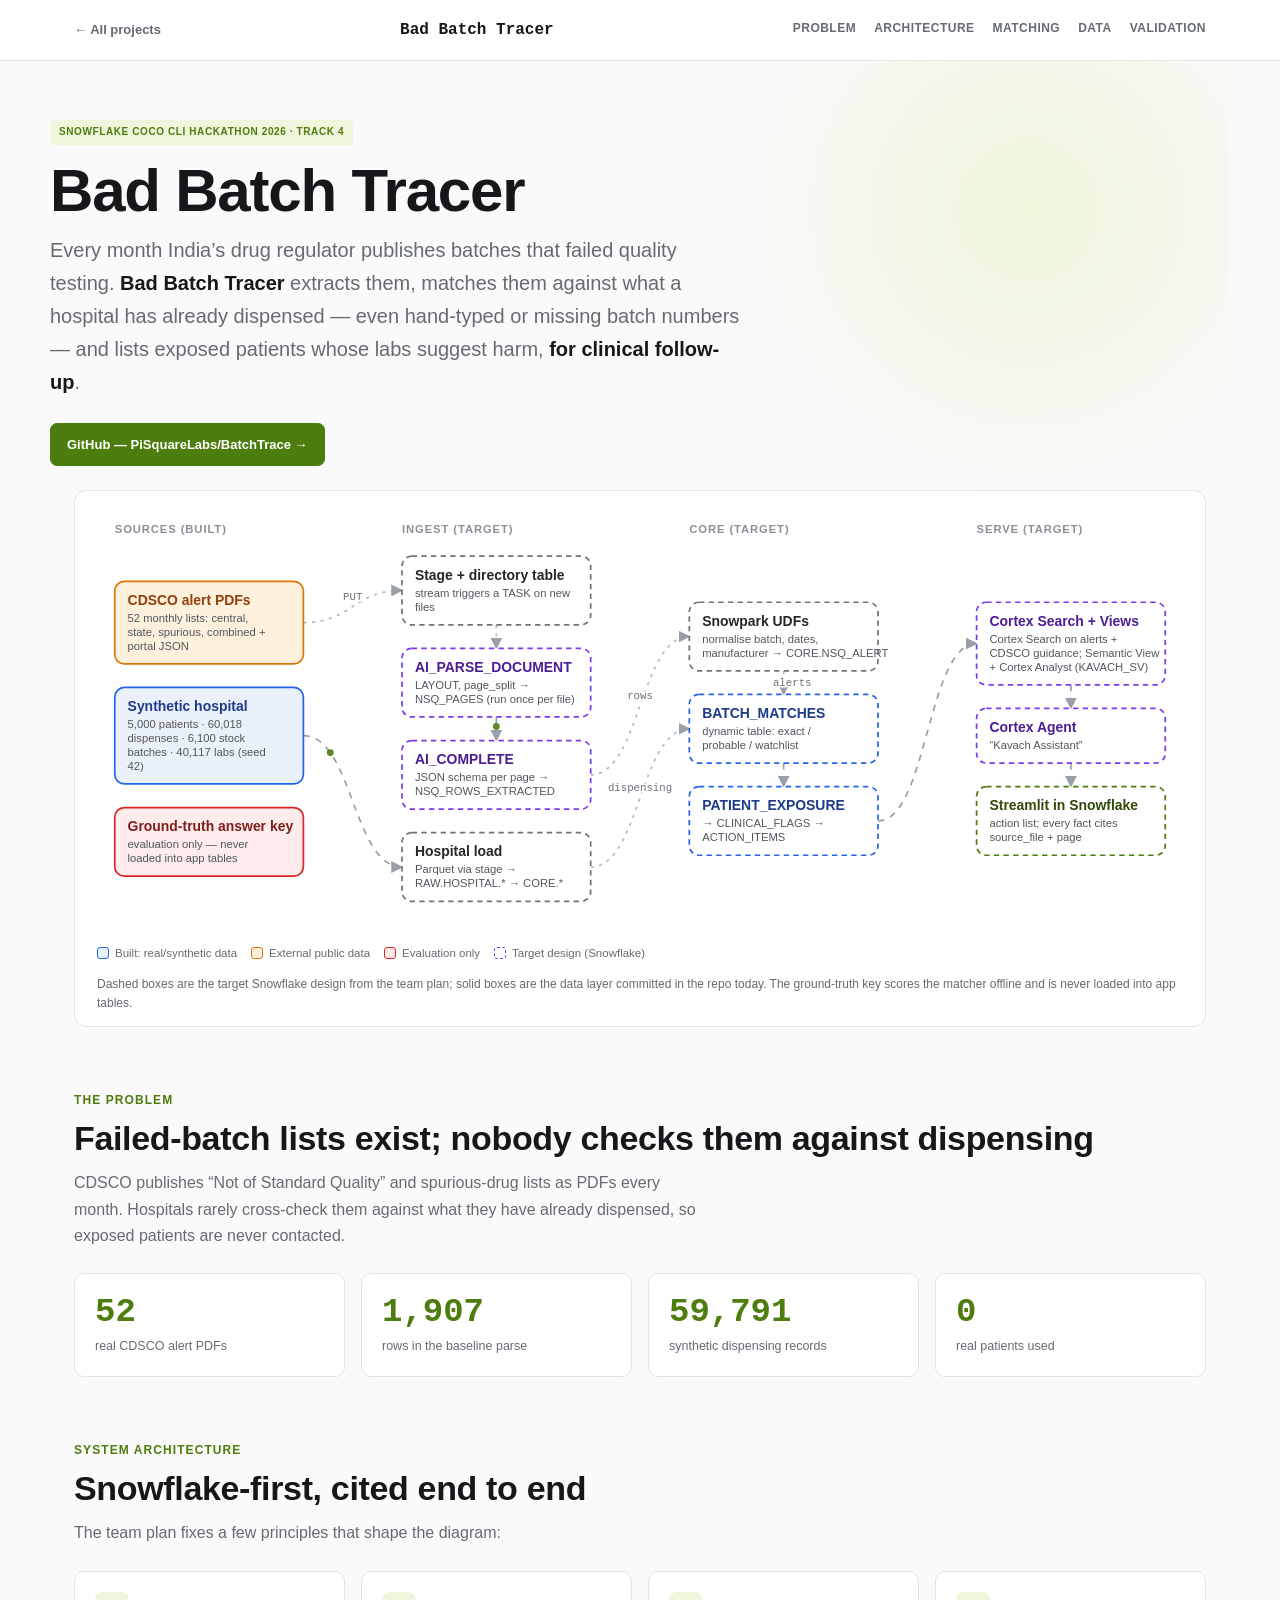
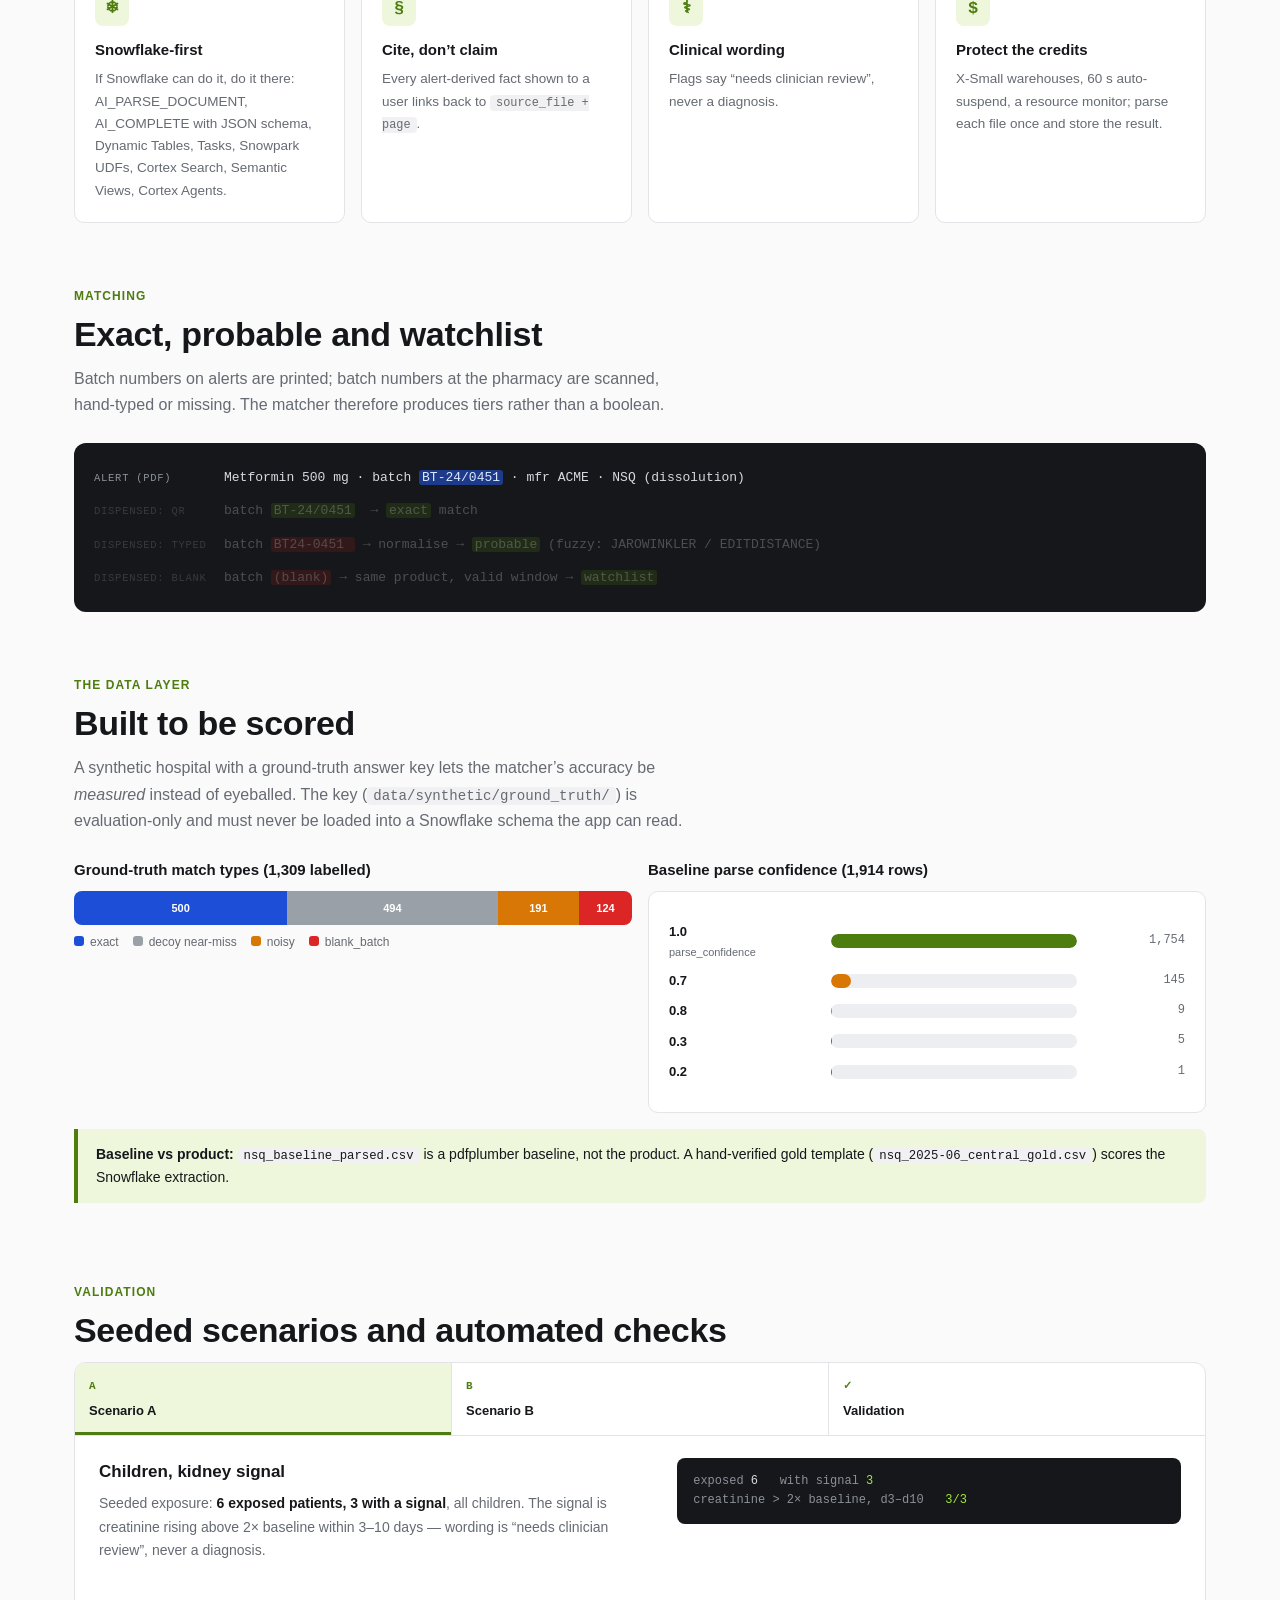
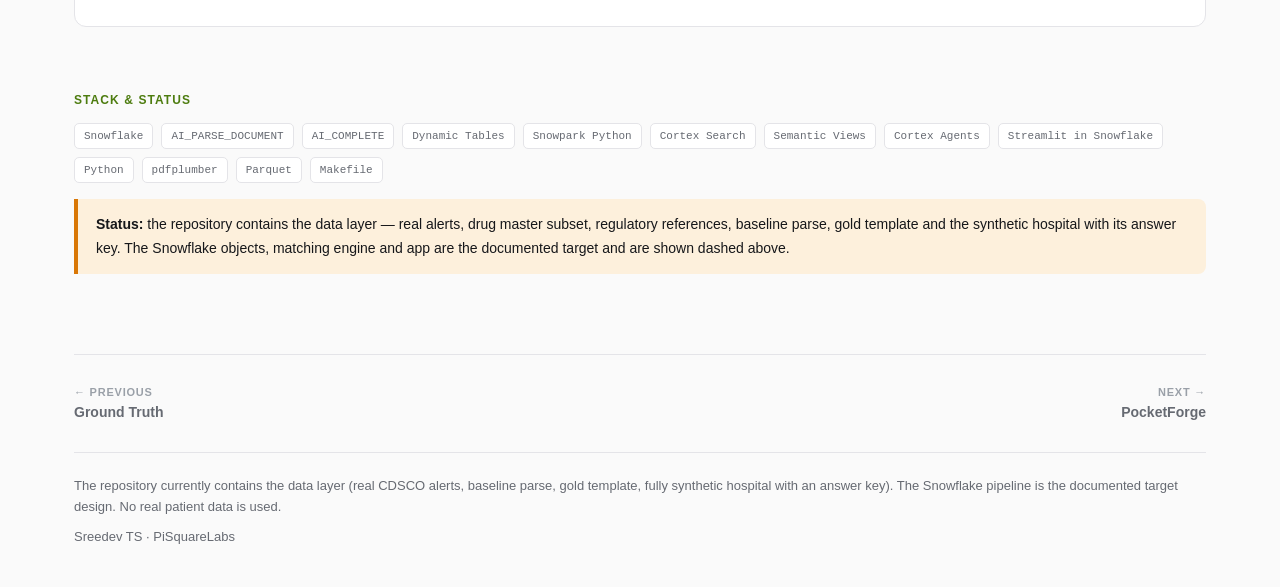
<file: projects/batchtrace.html>
<!DOCTYPE html>
<html lang="en">
<head>
<meta charset="UTF-8">
<meta name="viewport" content="width=device-width, initial-scale=1.0">
<title>Bad Batch Tracer — Technical Architecture · Sreedev TS</title>
<meta name="description" content="Technical architecture of Bad Batch Tracer, which matches CDSCO failed-batch alerts against hospital dispensing records.">
<style>:root{--pc:#1d4ed8;--pc-soft:#eaf1fb}</style>
<link rel="stylesheet" href="project.css">
</head>
<body>
<header class="top"><div class="top-in">
  <a class="back" href="../index.html#projects">← All projects</a>
  <span class="top-title">Bad Batch Tracer</span>
  <nav class="toc"><a href="#problem">Problem</a><a href="#architecture">Architecture</a><a href="#matching">Matching</a><a href="#data">Data</a><a href="#scenarios">Validation</a></nav>
</div><div class="progress"></div></header>

<div class="wrap hero">
  <span class="badge reveal">Snowflake CoCo CLI Hackathon 2026 · Track 4</span>
  <h1 class="reveal">Bad Batch Tracer</h1>
  <p class="lede reveal">Every month India’s drug regulator publishes batches that failed quality testing. <strong>Bad Batch Tracer</strong> extracts them, matches them against what a hospital has already dispensed — even hand-typed or missing batch numbers — and lists exposed patients whose labs suggest harm, <strong>for clinical follow-up</strong>.</p>
  <div class="links reveal"><a class="btn primary" href="https://github.com/PiSquareLabs/BatchTrace" target="_blank" rel="noopener">GitHub — PiSquareLabs/BatchTrace →</a></div>
</div>
<div class="wrap reveal" id="hero-diagram" style="padding-bottom:8px"><div class="diagram reveal"><svg class="arch" xmlns="http://www.w3.org/2000/svg" xmlns:xlink="http://www.w3.org/1999/xlink" viewBox="0 0 1028 400" role="img"><defs><marker id="bt-ar" viewBox="0 0 10 10" refX="9" refY="5" markerWidth="7" markerHeight="7" orient="auto-start-reverse"><path d="M0,0 L10,5 L0,10 z" fill="#9aa0a8"/></marker></defs><text class="lane-t" x="24" y="22" font-size="10.5" font-weight="700" letter-spacing=".08em" fill="#8a8f98">SOURCES (BUILT)</text><text class="lane-t" x="292" y="22" font-size="10.5" font-weight="700" letter-spacing=".08em" fill="#8a8f98">INGEST (TARGET)</text><text class="lane-t" x="560" y="22" font-size="10.5" font-weight="700" letter-spacing=".08em" fill="#8a8f98">CORE (TARGET)</text><text class="lane-t" x="828" y="22" font-size="10.5" font-weight="700" letter-spacing=".08em" fill="#8a8f98">SERVE (TARGET)</text><path id="bt-e0" class="edge flow back" data-from="pdf" data-to="stage" d="M200,106.0 C246.0,106.0 246.0,76.0 292,76.0" marker-end="url(#bt-ar)" stroke="#9aa0a8" stroke-width="1.6" fill="none" stroke-dasharray="5 5"/><path id="bt-e1" class="edge flow back" data-from="stage" data-to="parse" d="M380.0,108.0 V130.0" marker-end="url(#bt-ar)" stroke="#9aa0a8" stroke-width="1.6" fill="none" stroke-dasharray="5 5"/><path id="bt-e2" class="edge flow" data-from="parse" data-to="comp" d="M380.0,194.0 V216.0" marker-end="url(#bt-ar)" stroke="#9aa0a8" stroke-width="1.6" fill="none"/><circle r="3.2" fill="#4d7c0f" opacity="0"><animate attributeName="opacity" from="0" to=".9" dur="0.01s" begin="0.74s" fill="freeze"/><animateMotion dur="3.2s" begin="0.74s" repeatCount="indefinite"><mpath href="#bt-e2"/></animateMotion></circle><circle r="3.2" fill="#4d7c0f" opacity="0"><animate attributeName="opacity" from="0" to=".9" dur="0.01s" begin="2.04s" fill="freeze"/><animateMotion dur="3.2s" begin="2.04s" repeatCount="indefinite"><mpath href="#bt-e2"/></animateMotion></circle><path id="bt-e3" class="edge flow back" data-from="comp" data-to="norm" d="M468,248.0 C514.0,248.0 514.0,119.0 560,119.0" marker-end="url(#bt-ar)" stroke="#9aa0a8" stroke-width="1.6" fill="none" stroke-dasharray="5 5"/><path id="bt-e4" class="edge flow" data-from="hosp" data-to="hload" d="M200,211.5 C246.0,211.5 246.0,334.0 292,334.0" marker-end="url(#bt-ar)" stroke="#9aa0a8" stroke-width="1.6" fill="none"/><circle r="3.2" fill="#4d7c0f" opacity="0"><animate attributeName="opacity" from="0" to=".9" dur="0.01s" begin="1.48s" fill="freeze"/><animateMotion dur="2.9s" begin="1.48s" repeatCount="indefinite"><mpath href="#bt-e4"/></animateMotion></circle><circle r="3.2" fill="#4d7c0f" opacity="0"><animate attributeName="opacity" from="0" to=".9" dur="0.01s" begin="2.78s" fill="freeze"/><animateMotion dur="2.9s" begin="2.78s" repeatCount="indefinite"><mpath href="#bt-e4"/></animateMotion></circle><path id="bt-e5" class="edge flow back" data-from="hload" data-to="match" d="M468,334.0 C514.0,334.0 514.0,205.0 560,205.0" marker-end="url(#bt-ar)" stroke="#9aa0a8" stroke-width="1.6" fill="none" stroke-dasharray="5 5"/><path id="bt-e6" class="edge flow back" data-from="norm" data-to="match" d="M648.0,151.0 V173.0" marker-end="url(#bt-ar)" stroke="#9aa0a8" stroke-width="1.6" fill="none" stroke-dasharray="5 5"/><path id="bt-e7" class="edge flow" data-from="match" data-to="exp" d="M648.0,237.0 V259.0" marker-end="url(#bt-ar)" stroke="#9aa0a8" stroke-width="1.6" fill="none"/><circle r="3.2" fill="#4d7c0f" opacity="0"><animate attributeName="opacity" from="0" to=".9" dur="0.01s" begin="2.59s" fill="freeze"/><animateMotion dur="2.9s" begin="2.59s" repeatCount="indefinite"><mpath href="#bt-e7"/></animateMotion></circle><circle r="3.2" fill="#4d7c0f" opacity="0"><animate attributeName="opacity" from="0" to=".9" dur="0.01s" begin="3.89s" fill="freeze"/><animateMotion dur="2.9s" begin="3.89s" repeatCount="indefinite"><mpath href="#bt-e7"/></animateMotion></circle><path id="bt-e8" class="edge flow" data-from="exp" data-to="srch" d="M736,291.0 C782.0,291.0 782.0,125.5 828,125.5" marker-end="url(#bt-ar)" stroke="#9aa0a8" stroke-width="1.6" fill="none"/><circle r="3.2" fill="#4d7c0f" opacity="0"><animate attributeName="opacity" from="0" to=".9" dur="0.01s" begin="2.96s" fill="freeze"/><animateMotion dur="3.2s" begin="2.96s" repeatCount="indefinite"><mpath href="#bt-e8"/></animateMotion></circle><circle r="3.2" fill="#4d7c0f" opacity="0"><animate attributeName="opacity" from="0" to=".9" dur="0.01s" begin="4.26s" fill="freeze"/><animateMotion dur="3.2s" begin="4.26s" repeatCount="indefinite"><mpath href="#bt-e8"/></animateMotion></circle><path id="bt-e9" class="edge flow" data-from="srch" data-to="agent" d="M916.0,164.0 V186.0" marker-end="url(#bt-ar)" stroke="#9aa0a8" stroke-width="1.6" fill="none"/><circle r="3.2" fill="#4d7c0f" opacity="0"><animate attributeName="opacity" from="0" to=".9" dur="0.01s" begin="3.33s" fill="freeze"/><animateMotion dur="2.6s" begin="3.33s" repeatCount="indefinite"><mpath href="#bt-e9"/></animateMotion></circle><circle r="3.2" fill="#4d7c0f" opacity="0"><animate attributeName="opacity" from="0" to=".9" dur="0.01s" begin="4.63s" fill="freeze"/><animateMotion dur="2.6s" begin="4.63s" repeatCount="indefinite"><mpath href="#bt-e9"/></animateMotion></circle><path id="bt-e10" class="edge flow" data-from="agent" data-to="app" d="M916.0,237.0 V259.0" marker-end="url(#bt-ar)" stroke="#9aa0a8" stroke-width="1.6" fill="none"/><circle r="3.2" fill="#4d7c0f" opacity="0"><animate attributeName="opacity" from="0" to=".9" dur="0.01s" begin="3.70s" fill="freeze"/><animateMotion dur="2.9s" begin="3.70s" repeatCount="indefinite"><mpath href="#bt-e10"/></animateMotion></circle><circle r="3.2" fill="#4d7c0f" opacity="0"><animate attributeName="opacity" from="0" to=".9" dur="0.01s" begin="5.00s" fill="freeze"/><animateMotion dur="2.9s" begin="5.00s" repeatCount="indefinite"><mpath href="#bt-e10"/></animateMotion></circle><g class="node" data-id="pdf"><title>CDSCO alert PDFs — 52 monthly lists: central, state, spurious, combined + portal JSON</title><rect x="24" y="67.5" width="176" height="77" rx="9" fill="#fdf0dc" stroke="#d97706" stroke-width="1.6"/><text x="36" y="89.5" font-size="13" font-weight="700" fill="#92400e" font-family="-apple-system,Segoe UI,Roboto,sans-serif">CDSCO alert PDFs</text><text x="36" y="105.5" font-size="10.5" fill="#52565e" font-family="-apple-system,Segoe UI,Roboto,sans-serif">52 monthly lists: central,</text><text x="36" y="118.5" font-size="10.5" fill="#52565e" font-family="-apple-system,Segoe UI,Roboto,sans-serif">state, spurious, combined +</text><text x="36" y="131.5" font-size="10.5" fill="#52565e" font-family="-apple-system,Segoe UI,Roboto,sans-serif">portal JSON</text></g><g class="node" data-id="hosp"><title>Synthetic hospital — 5,000 patients · 60,018 dispenses · 6,100 stock batches · 40,117 labs (seed 42)</title><rect x="24" y="166.5" width="176" height="90" rx="9" fill="#eaf1fb" stroke="#2563eb" stroke-width="1.6"/><text x="36" y="188.5" font-size="13" font-weight="700" fill="#1e3a8a" font-family="-apple-system,Segoe UI,Roboto,sans-serif">Synthetic hospital</text><text x="36" y="204.5" font-size="10.5" fill="#52565e" font-family="-apple-system,Segoe UI,Roboto,sans-serif">5,000 patients · 60,018</text><text x="36" y="217.5" font-size="10.5" fill="#52565e" font-family="-apple-system,Segoe UI,Roboto,sans-serif">dispenses · 6,100 stock</text><text x="36" y="230.5" font-size="10.5" fill="#52565e" font-family="-apple-system,Segoe UI,Roboto,sans-serif">batches · 40,117 labs (seed</text><text x="36" y="243.5" font-size="10.5" fill="#52565e" font-family="-apple-system,Segoe UI,Roboto,sans-serif">42)</text></g><g class="node" data-id="gt"><title>Ground-truth answer key — evaluation only — never loaded into app tables</title><rect x="24" y="278.5" width="176" height="64" rx="9" fill="#fdeceb" stroke="#dc2626" stroke-width="1.6"/><text x="36" y="300.5" font-size="13" font-weight="700" fill="#7f1d1d" font-family="-apple-system,Segoe UI,Roboto,sans-serif">Ground-truth answer key</text><text x="36" y="316.5" font-size="10.5" fill="#52565e" font-family="-apple-system,Segoe UI,Roboto,sans-serif">evaluation only — never</text><text x="36" y="329.5" font-size="10.5" fill="#52565e" font-family="-apple-system,Segoe UI,Roboto,sans-serif">loaded into app tables</text></g><g class="node" data-id="stage"><title>Stage + directory table — stream triggers a TASK on new files</title><rect x="292" y="44.0" width="176" height="64" rx="9" fill="#ffffff" stroke="#71717a" stroke-width="1.6" stroke-dasharray="5 4"/><text x="304" y="66.0" font-size="13" font-weight="700" fill="#27272a" font-family="-apple-system,Segoe UI,Roboto,sans-serif">Stage + directory table</text><text x="304" y="82.0" font-size="10.5" fill="#52565e" font-family="-apple-system,Segoe UI,Roboto,sans-serif">stream triggers a TASK on new</text><text x="304" y="95.0" font-size="10.5" fill="#52565e" font-family="-apple-system,Segoe UI,Roboto,sans-serif">files</text></g><g class="node" data-id="parse"><title>AI_PARSE_DOCUMENT — LAYOUT, page_split → NSQ_PAGES (run once per file)</title><rect x="292" y="130.0" width="176" height="64" rx="9" fill="#ffffff" stroke="#7c3aed" stroke-width="1.6" stroke-dasharray="5 4"/><text x="304" y="152.0" font-size="13" font-weight="700" fill="#4c1d95" font-family="-apple-system,Segoe UI,Roboto,sans-serif">AI_PARSE_DOCUMENT</text><text x="304" y="168.0" font-size="10.5" fill="#52565e" font-family="-apple-system,Segoe UI,Roboto,sans-serif">LAYOUT, page_split →</text><text x="304" y="181.0" font-size="10.5" fill="#52565e" font-family="-apple-system,Segoe UI,Roboto,sans-serif">NSQ_PAGES (run once per file)</text></g><g class="node" data-id="comp"><title>AI_COMPLETE — JSON schema per page → NSQ_ROWS_EXTRACTED</title><rect x="292" y="216.0" width="176" height="64" rx="9" fill="#ffffff" stroke="#7c3aed" stroke-width="1.6" stroke-dasharray="5 4"/><text x="304" y="238.0" font-size="13" font-weight="700" fill="#4c1d95" font-family="-apple-system,Segoe UI,Roboto,sans-serif">AI_COMPLETE</text><text x="304" y="254.0" font-size="10.5" fill="#52565e" font-family="-apple-system,Segoe UI,Roboto,sans-serif">JSON schema per page →</text><text x="304" y="267.0" font-size="10.5" fill="#52565e" font-family="-apple-system,Segoe UI,Roboto,sans-serif">NSQ_ROWS_EXTRACTED</text></g><g class="node" data-id="hload"><title>Hospital load — Parquet via stage → RAW.HOSPITAL.* → CORE.*</title><rect x="292" y="302.0" width="176" height="64" rx="9" fill="#ffffff" stroke="#71717a" stroke-width="1.6" stroke-dasharray="5 4"/><text x="304" y="324.0" font-size="13" font-weight="700" fill="#27272a" font-family="-apple-system,Segoe UI,Roboto,sans-serif">Hospital load</text><text x="304" y="340.0" font-size="10.5" fill="#52565e" font-family="-apple-system,Segoe UI,Roboto,sans-serif">Parquet via stage →</text><text x="304" y="353.0" font-size="10.5" fill="#52565e" font-family="-apple-system,Segoe UI,Roboto,sans-serif">RAW.HOSPITAL.* → CORE.*</text></g><g class="node" data-id="norm"><title>Snowpark UDFs — normalise batch, dates, manufacturer → CORE.NSQ_ALERT</title><rect x="560" y="87.0" width="176" height="64" rx="9" fill="#ffffff" stroke="#71717a" stroke-width="1.6" stroke-dasharray="5 4"/><text x="572" y="109.0" font-size="13" font-weight="700" fill="#27272a" font-family="-apple-system,Segoe UI,Roboto,sans-serif">Snowpark UDFs</text><text x="572" y="125.0" font-size="10.5" fill="#52565e" font-family="-apple-system,Segoe UI,Roboto,sans-serif">normalise batch, dates,</text><text x="572" y="138.0" font-size="10.5" fill="#52565e" font-family="-apple-system,Segoe UI,Roboto,sans-serif">manufacturer → CORE.NSQ_ALERT</text></g><g class="node" data-id="match"><title>BATCH_MATCHES — dynamic table: exact / probable / watchlist</title><rect x="560" y="173.0" width="176" height="64" rx="9" fill="#ffffff" stroke="#2563eb" stroke-width="1.6" stroke-dasharray="5 4"/><text x="572" y="195.0" font-size="13" font-weight="700" fill="#1e3a8a" font-family="-apple-system,Segoe UI,Roboto,sans-serif">BATCH_MATCHES</text><text x="572" y="211.0" font-size="10.5" fill="#52565e" font-family="-apple-system,Segoe UI,Roboto,sans-serif">dynamic table: exact /</text><text x="572" y="224.0" font-size="10.5" fill="#52565e" font-family="-apple-system,Segoe UI,Roboto,sans-serif">probable / watchlist</text></g><g class="node" data-id="exp"><title>PATIENT_EXPOSURE — → CLINICAL_FLAGS → ACTION_ITEMS</title><rect x="560" y="259.0" width="176" height="64" rx="9" fill="#ffffff" stroke="#2563eb" stroke-width="1.6" stroke-dasharray="5 4"/><text x="572" y="281.0" font-size="13" font-weight="700" fill="#1e3a8a" font-family="-apple-system,Segoe UI,Roboto,sans-serif">PATIENT_EXPOSURE</text><text x="572" y="297.0" font-size="10.5" fill="#52565e" font-family="-apple-system,Segoe UI,Roboto,sans-serif">→ CLINICAL_FLAGS →</text><text x="572" y="310.0" font-size="10.5" fill="#52565e" font-family="-apple-system,Segoe UI,Roboto,sans-serif">ACTION_ITEMS</text></g><g class="node" data-id="srch"><title>Cortex Search + Views — Cortex Search on alerts + CDSCO guidance; Semantic View + Cortex Analyst (KAVACH_SV)</title><rect x="828" y="87.0" width="176" height="77" rx="9" fill="#ffffff" stroke="#7c3aed" stroke-width="1.6" stroke-dasharray="5 4"/><text x="840" y="109.0" font-size="13" font-weight="700" fill="#4c1d95" font-family="-apple-system,Segoe UI,Roboto,sans-serif">Cortex Search + Views</text><text x="840" y="125.0" font-size="10.5" fill="#52565e" font-family="-apple-system,Segoe UI,Roboto,sans-serif">Cortex Search on alerts +</text><text x="840" y="138.0" font-size="10.5" fill="#52565e" font-family="-apple-system,Segoe UI,Roboto,sans-serif">CDSCO guidance; Semantic View</text><text x="840" y="151.0" font-size="10.5" fill="#52565e" font-family="-apple-system,Segoe UI,Roboto,sans-serif">+ Cortex Analyst (KAVACH_SV)</text></g><g class="node" data-id="agent"><title>Cortex Agent — “Kavach Assistant”</title><rect x="828" y="186.0" width="176" height="51" rx="9" fill="#ffffff" stroke="#7c3aed" stroke-width="1.6" stroke-dasharray="5 4"/><text x="840" y="208.0" font-size="13" font-weight="700" fill="#4c1d95" font-family="-apple-system,Segoe UI,Roboto,sans-serif">Cortex Agent</text><text x="840" y="224.0" font-size="10.5" fill="#52565e" font-family="-apple-system,Segoe UI,Roboto,sans-serif">“Kavach Assistant”</text></g><g class="node" data-id="app"><title>Streamlit in Snowflake — action list; every fact cites source_file + page</title><rect x="828" y="259.0" width="176" height="64" rx="9" fill="#ffffff" stroke="#4d7c0f" stroke-width="1.6" stroke-dasharray="5 4"/><text x="840" y="281.0" font-size="13" font-weight="700" fill="#2f4a08" font-family="-apple-system,Segoe UI,Roboto,sans-serif">Streamlit in Snowflake</text><text x="840" y="297.0" font-size="10.5" fill="#52565e" font-family="-apple-system,Segoe UI,Roboto,sans-serif">action list; every fact cites</text><text x="840" y="310.0" font-size="10.5" fill="#52565e" font-family="-apple-system,Segoe UI,Roboto,sans-serif">source_file + page</text></g><text class="elabel" x="246.0" y="85.0" text-anchor="middle" font-size="10" fill="#6b7078" font-family="ui-monospace,Menlo,monospace" paint-order="stroke" stroke="#fff" stroke-width="3">PUT</text><text class="elabel" x="514.0" y="177.5" text-anchor="middle" font-size="10" fill="#6b7078" font-family="ui-monospace,Menlo,monospace" paint-order="stroke" stroke="#fff" stroke-width="3">rows</text><text class="elabel" x="514.0" y="263.5" text-anchor="middle" font-size="10" fill="#6b7078" font-family="ui-monospace,Menlo,monospace" paint-order="stroke" stroke="#fff" stroke-width="3">dispensing</text><text class="elabel" x="656.0" y="165.0" text-anchor="middle" font-size="10" fill="#6b7078" font-family="ui-monospace,Menlo,monospace" paint-order="stroke" stroke="#fff" stroke-width="3">alerts</text></svg><div class="legend"><span><i class="" style="background:#eaf1fb;border-color:#2563eb"></i>Built: real/synthetic data</span><span><i class="" style="background:#fdf0dc;border-color:#d97706"></i>External public data</span><span><i class="" style="background:#fdeceb;border-color:#dc2626"></i>Evaluation only</span><span><i class="pl" style="background:#f2f0fb;border-color:#7c3aed"></i>Target design (Snowflake)</span></div><div class="cap">Dashed boxes are the target Snowflake design from the team plan; solid boxes are the data layer committed in the repo today. The ground-truth key scores the matcher offline and is never loaded into app tables.</div></div></div>
<section class="blk" id="problem"><div class="wrap"><div class="eyebrow reveal">The problem</div><h2 class="t reveal">Failed-batch lists exist; nobody checks them against dispensing</h2><p class="sub reveal">CDSCO publishes “Not of Standard Quality” and spurious-drug lists as PDFs every month. Hospitals rarely cross-check them against what they have already dispensed, so exposed patients are never contacted.</p><div class="grid g4"><div class="card stat reveal"><div class="n" data-count="52" data-suffix="" data-prefix="">0</div><div class="l">real CDSCO alert PDFs</div></div><div class="card stat reveal"><div class="n" data-count="1914" data-suffix="" data-prefix="">0</div><div class="l">rows in the baseline parse</div></div><div class="card stat reveal"><div class="n" data-count="60018" data-suffix="" data-prefix="">0</div><div class="l">synthetic dispensing records</div></div><div class="card stat reveal"><div class="n" data-count="0" data-suffix="" data-prefix="">0</div><div class="l">real patients used</div></div></div></div></section><section class="blk" id="architecture"><div class="wrap"><div class="eyebrow reveal">System architecture</div><h2 class="t reveal">Snowflake-first, cited end to end</h2><p class="sub reveal">The team plan fixes a few principles that shape the diagram:</p><div class="grid g4"><div class="card reveal"><div class="ico">❄</div><h3>Snowflake-first</h3><p>If Snowflake can do it, do it there: AI_PARSE_DOCUMENT, AI_COMPLETE with JSON schema, Dynamic Tables, Tasks, Snowpark UDFs, Cortex Search, Semantic Views, Cortex Agents.</p></div><div class="card reveal"><div class="ico">§</div><h3>Cite, don’t claim</h3><p>Every alert-derived fact shown to a user links back to <code>source_file + page</code>.</p></div><div class="card reveal"><div class="ico">⚕</div><h3>Clinical wording</h3><p>Flags say “needs clinician review”, never a diagnosis.</p></div><div class="card reveal"><div class="ico">$</div><h3>Protect the credits</h3><p>X-Small warehouses, 60 s auto-suspend, a resource monitor; parse each file once and store the result.</p></div></div></div></section><section class="blk" id="matching"><div class="wrap"><div class="eyebrow reveal">Matching</div><h2 class="t reveal">Exact, probable and watchlist</h2><p class="sub reveal">Batch numbers on alerts are printed; batch numbers at the pharmacy are scanned, hand-typed or missing. The matcher therefore produces tiers rather than a boolean.</p><div class="morph reveal"><div class="row"><span class="tag">alert (PDF)</span><span class="txt">Metformin 500 mg · batch <mark class="b">BT-24/0451</mark> · mfr ACME · NSQ (dissolution)</span></div><div class="row"><span class="tag">dispensed: QR</span><span class="txt">batch <mark>BT-24/0451</mark>  → <mark>exact</mark> match</span></div><div class="row"><span class="tag">dispensed: typed</span><span class="txt">batch <mark class="x">BT24-0451 </mark> → normalise → <mark>probable</mark> (fuzzy: JAROWINKLER / EDITDISTANCE)</span></div><div class="row"><span class="tag">dispensed: blank</span><span class="txt">batch <mark class="x">(blank)</mark> → same product, valid window → <mark>watchlist</mark></span></div></div></div></section><section class="blk" id="data"><div class="wrap"><div class="eyebrow reveal">The data layer</div><h2 class="t reveal">Built to be scored</h2><p class="sub reveal">A synthetic hospital with a ground-truth answer key lets the matcher’s accuracy be <em>measured</em> instead of eyeballed. The key (<code>data/synthetic/ground_truth/</code>) is evaluation-only and must never be loaded into a Snowflake schema the app can read.</p><div class="grid g2"><div><h3 style="font-size:15px;margin-bottom:8px">Ground-truth match types (1,309 labelled)</h3><div class="reveal"><div class="stack"><i style="background:#1d4ed8" data-w="38.20">500</i><i style="background:#9aa0a8" data-w="37.74">494</i><i style="background:#d97706" data-w="14.59">191</i><i style="background:#dc2626" data-w="9.47">124</i></div><div class="stk-legend"><span><i style="background:#1d4ed8"></i>exact</span><span><i style="background:#9aa0a8"></i>decoy near-miss</span><span><i style="background:#d97706"></i>noisy</span><span><i style="background:#dc2626"></i>blank_batch</span></div></div></div><div><h3 style="font-size:15px;margin-bottom:8px">Baseline parse confidence (1,914 rows)</h3><div class="bars card reveal"><div class="br"><div class="lab">1.0<small>parse_confidence</small></div><div class="tr"><i class="" data-w="100.0"></i></div><div class="val">1,754</div></div><div class="br"><div class="lab">0.7</div><div class="tr"><i class="alt" data-w="8.3"></i></div><div class="val">145</div></div><div class="br"><div class="lab">0.8</div><div class="tr"><i class="alt" data-w="0.5"></i></div><div class="val">9</div></div><div class="br"><div class="lab">0.3</div><div class="tr"><i class="bad" data-w="0.3"></i></div><div class="val">5</div></div><div class="br"><div class="lab">0.2</div><div class="tr"><i class="bad" data-w="0.1"></i></div><div class="val">1</div></div></div></div></div><div class="callout reveal"><strong>Baseline vs product:</strong> <code>nsq_baseline_parsed.csv</code> is a pdfplumber baseline, not the product. A hand-verified gold template (<code>nsq_2025-06_central_gold.csv</code>) scores the Snowflake extraction.</div></div></section><section class="blk" id="scenarios"><div class="wrap"><div class="eyebrow reveal">Validation</div><h2 class="t reveal">Seeded scenarios and automated checks</h2><div class="stepper reveal" data-dur="5"><div class="steps"><button class="step" type="button"><b>A</b><span>Scenario A</span></button><button class="step" type="button"><b>B</b><span>Scenario B</span></button><button class="step" type="button"><b>✓</b><span>Validation</span></button></div><div class="panels"><div class="panel"><div><h3>Children, kidney signal</h3><p>Seeded exposure: <strong>6 exposed patients, 3 with a signal</strong>, all children. The signal is creatinine rising above 2× baseline within 3–10 days — wording is “needs clinician review”, never a diagnosis.</p></div><div><div class="mock"><span class="d">exposed</span> 6   <span class="d">with signal</span> <span class="k">3</span>
<span class="d">creatinine &gt; 2× baseline, d3–d10</span>   <span class="k">3/3</span></div></div></div><div class="panel"><div><h3>Infection signal</h3><p><strong>12 exposed, 4 with a signal</strong>: fever &gt; 38.5 °C plus a WBC rise within 48 h, matched for 4/4 seeded patients.</p></div><div><div class="mock"><span class="d">exposed</span> 12  <span class="d">with signal</span> <span class="k">4</span>
<span class="d">fever &gt; 38.5 °C + WBC ↑ within 48h</span>   <span class="k">4/4</span></div></div></div><div class="panel"><div><h3>make validate</h3><p><code>scripts/validate_data.py</code> writes <code>docs/validation_report.txt</code>: manifest sha256s, PDF page counts, parse sanity, foreign keys, dispensing inside batch validity, blank-batch share 14.9% (13–17%), seeded NSQ share 5.6% (4–6%), 204 decoy batches.</p></div><div><div class="mock"><span class="k">[PASS]</span> sha256 matches for every file
<span class="k">[PASS]</span> foreign keys resolve
<span class="k">[PASS]</span> blank-batch share 14.9%
<span class="k">[PASS]</span> scenario A / B as seeded</div></div></div></div></div></div></section><section class="blk" id="stack"><div class="wrap"><div class="eyebrow reveal">Stack & status</div><h2 class="t reveal"></h2><div class="tags"><span class="tag-c">Snowflake</span><span class="tag-c">AI_PARSE_DOCUMENT</span><span class="tag-c">AI_COMPLETE</span><span class="tag-c">Dynamic Tables</span><span class="tag-c">Snowpark Python</span><span class="tag-c">Cortex Search</span><span class="tag-c">Semantic Views</span><span class="tag-c">Cortex Agents</span><span class="tag-c">Streamlit in Snowflake</span><span class="tag-c">Python</span><span class="tag-c">pdfplumber</span><span class="tag-c">Parquet</span><span class="tag-c">Makefile</span></div><div class="callout warn reveal"><strong>Status:</strong> the repository contains the data layer — real alerts, drug master subset, regulatory references, baseline parse, gold template and the synthetic hospital with its answer key. The Snowflake objects, matching engine and app are the documented target and are shown dashed above.</div></div></section>
<div class="wrap">
  <div class="nextprev">
    <a href="groundtruth.html"><small>← Previous</small>Ground Truth</a>
    <a href="pocketforge.html" style="text-align:right"><small>Next →</small>PocketForge</a>
  </div>
  <footer class="f"><span>The repository currently contains the data layer (real CDSCO alerts, baseline parse, gold template, fully synthetic hospital with an answer key). The Snowflake pipeline is the documented target design. No real patient data is used.</span><span>Sreedev TS · PiSquareLabs</span></footer>
</div>
<script src="project.js"></script>
</body>
</html>
</file>
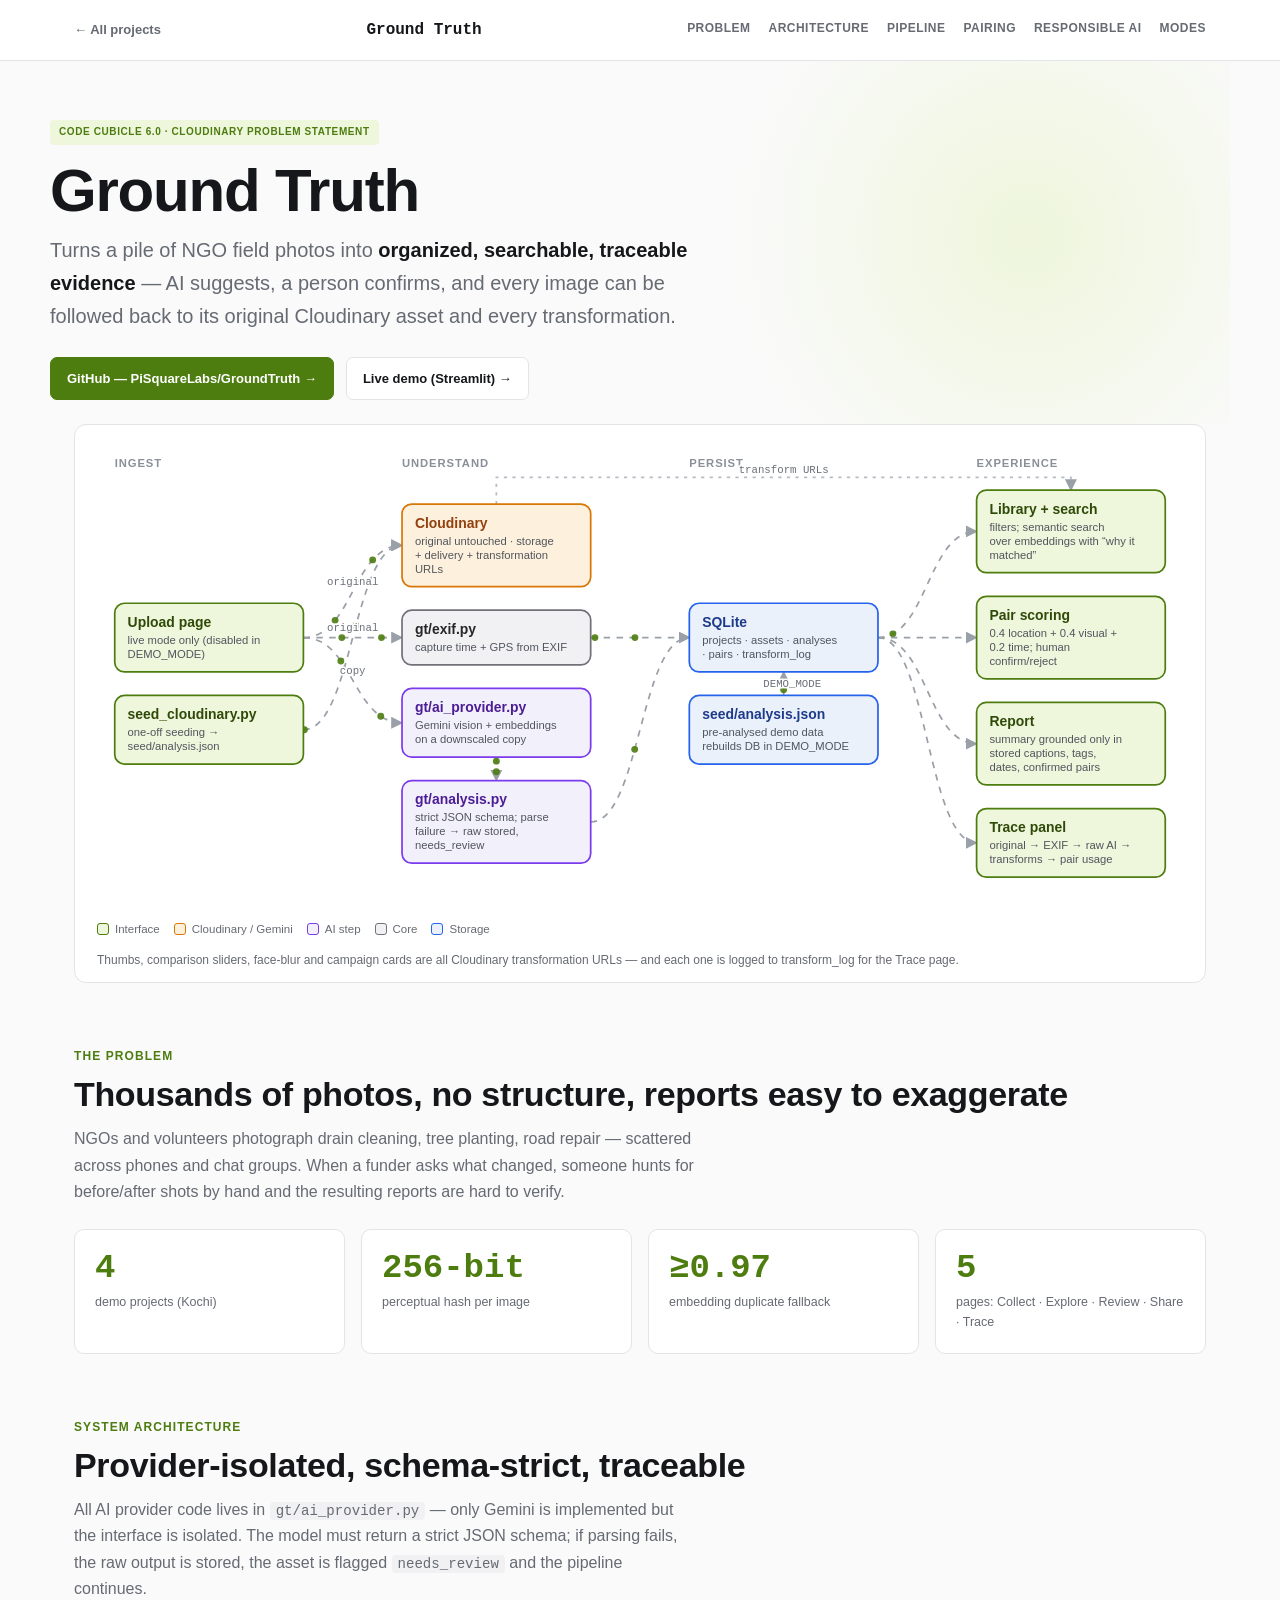
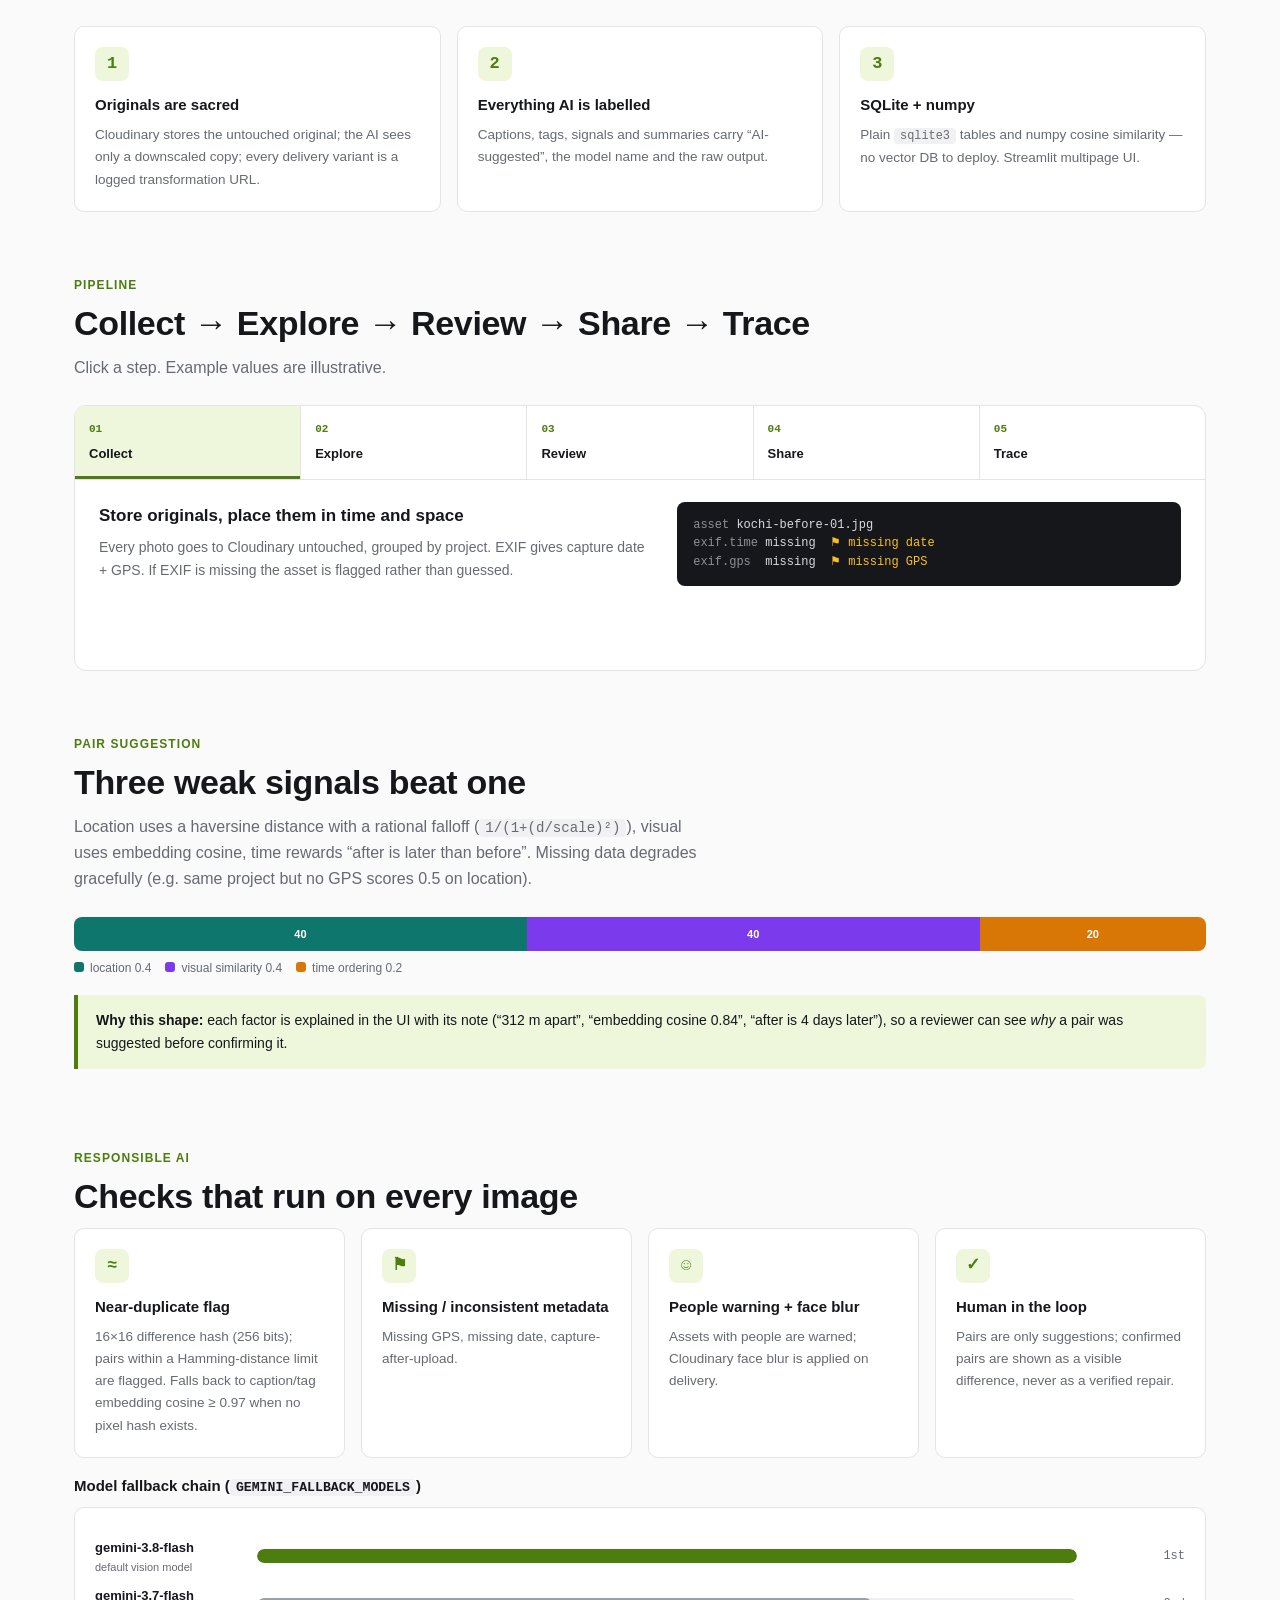
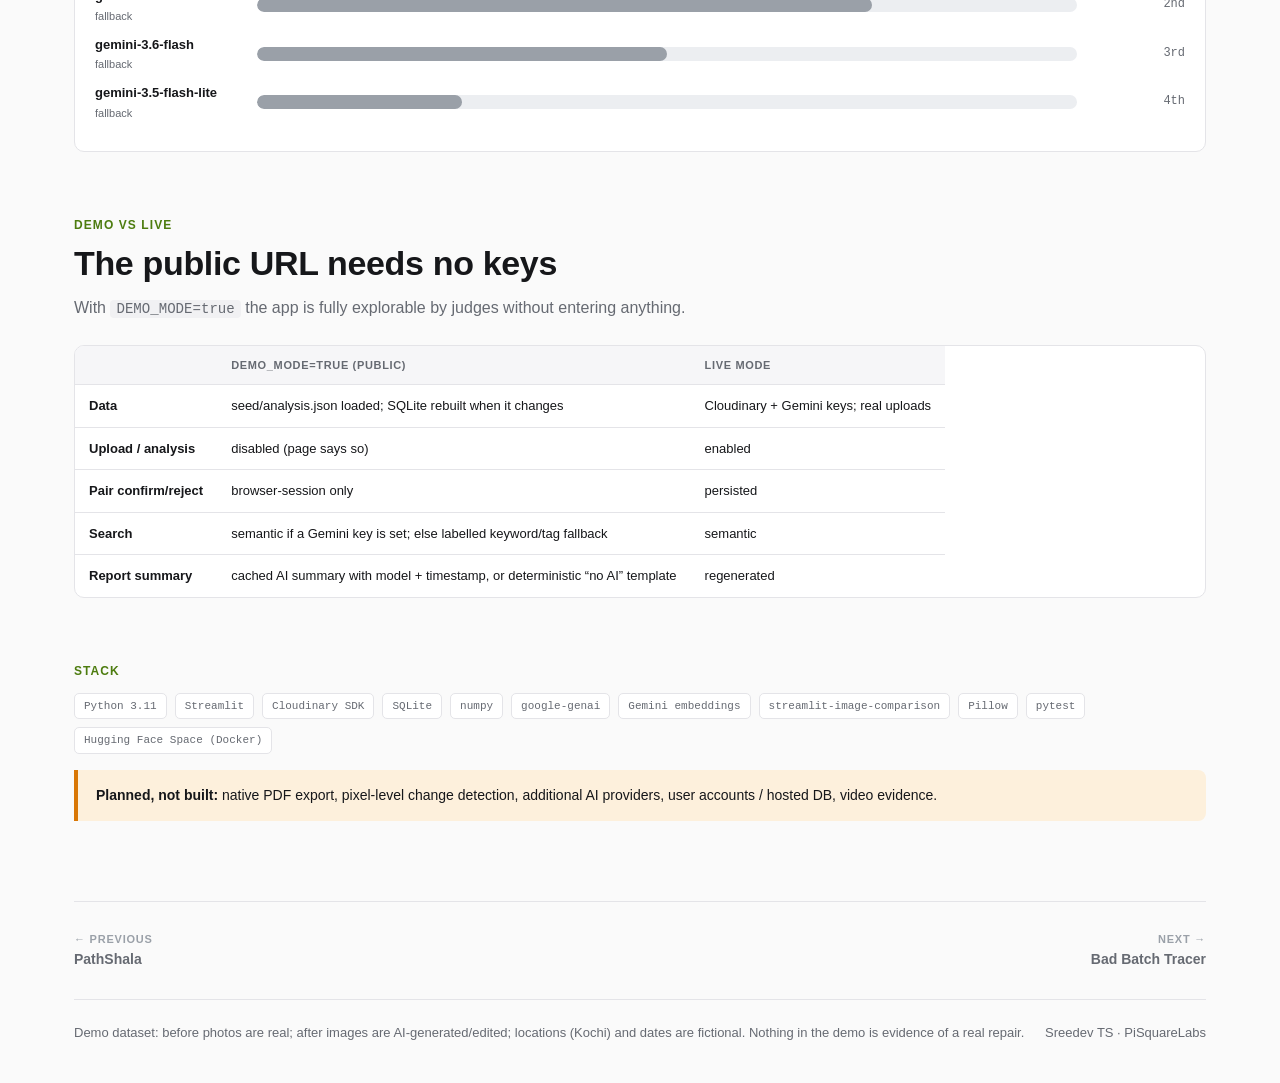
<file: projects/groundtruth.html>
<!DOCTYPE html>
<html lang="en">
<head>
<meta charset="UTF-8">
<meta name="viewport" content="width=device-width, initial-scale=1.0">
<title>Ground Truth — Technical Architecture · Sreedev TS</title>
<meta name="description" content="Technical architecture of Ground Truth, AI-organized before/after field evidence and traceable impact reports for NGOs.">
<style>:root{--pc:#0f766e;--pc-soft:#e6f6f3}</style>
<link rel="stylesheet" href="project.css">
</head>
<body>
<header class="top"><div class="top-in">
  <a class="back" href="../index.html#projects">← All projects</a>
  <span class="top-title">Ground Truth</span>
  <nav class="toc"><a href="#problem">Problem</a><a href="#architecture">Architecture</a><a href="#flow">Pipeline</a><a href="#pairing">Pairing</a><a href="#trust">Responsible AI</a><a href="#modes">Modes</a></nav>
</div><div class="progress"></div></header>

<div class="wrap hero">
  <span class="badge reveal">Code Cubicle 6.0 · Cloudinary problem statement</span>
  <h1 class="reveal">Ground Truth</h1>
  <p class="lede reveal">Turns a pile of NGO field photos into <strong>organized, searchable, traceable evidence</strong> — AI suggests, a person confirms, and every image can be followed back to its original Cloudinary asset and every transformation.</p>
  <div class="links reveal"><a class="btn primary" href="https://github.com/PiSquareLabs/GroundTruth" target="_blank" rel="noopener">GitHub — PiSquareLabs/GroundTruth →</a><a class="btn" href="https://ground-truth-cloudinary-n3i564mqhcg87ltuqrqprw.streamlit.app" target="_blank" rel="noopener">Live demo (Streamlit) →</a></div>
</div>
<div class="wrap reveal" id="hero-diagram" style="padding-bottom:8px"><div class="diagram reveal"><svg class="arch" xmlns="http://www.w3.org/2000/svg" xmlns:xlink="http://www.w3.org/1999/xlink" viewBox="0 0 1028 439" role="img"><defs><marker id="gt-ar" viewBox="0 0 10 10" refX="9" refY="5" markerWidth="7" markerHeight="7" orient="auto-start-reverse"><path d="M0,0 L10,5 L0,10 z" fill="#9aa0a8"/></marker></defs><text class="lane-t" x="24" y="22" font-size="10.5" font-weight="700" letter-spacing=".08em" fill="#8a8f98">INGEST</text><text class="lane-t" x="292" y="22" font-size="10.5" font-weight="700" letter-spacing=".08em" fill="#8a8f98">UNDERSTAND</text><text class="lane-t" x="560" y="22" font-size="10.5" font-weight="700" letter-spacing=".08em" fill="#8a8f98">PERSIST</text><text class="lane-t" x="828" y="22" font-size="10.5" font-weight="700" letter-spacing=".08em" fill="#8a8f98">EXPERIENCE</text><path id="gt-e0" class="edge flow" data-from="up" data-to="cl" d="M200,181.5 C246.0,181.5 246.0,95.5 292,95.5" marker-end="url(#gt-ar)" stroke="#9aa0a8" stroke-width="1.6" fill="none"/><circle r="3.2" fill="#4d7c0f" opacity="0"><animate attributeName="opacity" from="0" to=".9" dur="0.01s" begin="0.00s" fill="freeze"/><animateMotion dur="2.6s" begin="0.00s" repeatCount="indefinite"><mpath href="#gt-e0"/></animateMotion></circle><circle r="3.2" fill="#4d7c0f" opacity="0"><animate attributeName="opacity" from="0" to=".9" dur="0.01s" begin="1.30s" fill="freeze"/><animateMotion dur="2.6s" begin="1.30s" repeatCount="indefinite"><mpath href="#gt-e0"/></animateMotion></circle><path id="gt-e1" class="edge flow" data-from="seed" data-to="cl" d="M200,267.5 C246.0,267.5 246.0,95.5 292,95.5" marker-end="url(#gt-ar)" stroke="#9aa0a8" stroke-width="1.6" fill="none"/><circle r="3.2" fill="#4d7c0f" opacity="0"><animate attributeName="opacity" from="0" to=".9" dur="0.01s" begin="0.37s" fill="freeze"/><animateMotion dur="2.9s" begin="0.37s" repeatCount="indefinite"><mpath href="#gt-e1"/></animateMotion></circle><circle r="3.2" fill="#4d7c0f" opacity="0"><animate attributeName="opacity" from="0" to=".9" dur="0.01s" begin="1.67s" fill="freeze"/><animateMotion dur="2.9s" begin="1.67s" repeatCount="indefinite"><mpath href="#gt-e1"/></animateMotion></circle><path id="gt-e2" class="edge flow" data-from="up" data-to="ex" d="M200,181.5 C246.0,181.5 246.0,181.5 292,181.5" marker-end="url(#gt-ar)" stroke="#9aa0a8" stroke-width="1.6" fill="none"/><circle r="3.2" fill="#4d7c0f" opacity="0"><animate attributeName="opacity" from="0" to=".9" dur="0.01s" begin="0.74s" fill="freeze"/><animateMotion dur="3.2s" begin="0.74s" repeatCount="indefinite"><mpath href="#gt-e2"/></animateMotion></circle><circle r="3.2" fill="#4d7c0f" opacity="0"><animate attributeName="opacity" from="0" to=".9" dur="0.01s" begin="2.04s" fill="freeze"/><animateMotion dur="3.2s" begin="2.04s" repeatCount="indefinite"><mpath href="#gt-e2"/></animateMotion></circle><path id="gt-e3" class="edge flow" data-from="up" data-to="ai" d="M200,181.5 C246.0,181.5 246.0,261.0 292,261.0" marker-end="url(#gt-ar)" stroke="#9aa0a8" stroke-width="1.6" fill="none"/><circle r="3.2" fill="#4d7c0f" opacity="0"><animate attributeName="opacity" from="0" to=".9" dur="0.01s" begin="1.11s" fill="freeze"/><animateMotion dur="2.6s" begin="1.11s" repeatCount="indefinite"><mpath href="#gt-e3"/></animateMotion></circle><circle r="3.2" fill="#4d7c0f" opacity="0"><animate attributeName="opacity" from="0" to=".9" dur="0.01s" begin="2.41s" fill="freeze"/><animateMotion dur="2.6s" begin="2.41s" repeatCount="indefinite"><mpath href="#gt-e3"/></animateMotion></circle><path id="gt-e4" class="edge flow" data-from="ai" data-to="an" d="M380.0,293.0 V315.0" marker-end="url(#gt-ar)" stroke="#9aa0a8" stroke-width="1.6" fill="none"/><circle r="3.2" fill="#4d7c0f" opacity="0"><animate attributeName="opacity" from="0" to=".9" dur="0.01s" begin="1.48s" fill="freeze"/><animateMotion dur="2.9s" begin="1.48s" repeatCount="indefinite"><mpath href="#gt-e4"/></animateMotion></circle><circle r="3.2" fill="#4d7c0f" opacity="0"><animate attributeName="opacity" from="0" to=".9" dur="0.01s" begin="2.78s" fill="freeze"/><animateMotion dur="2.9s" begin="2.78s" repeatCount="indefinite"><mpath href="#gt-e4"/></animateMotion></circle><path id="gt-e5" class="edge flow" data-from="ex" data-to="db" d="M468,181.5 C514.0,181.5 514.0,181.5 560,181.5" marker-end="url(#gt-ar)" stroke="#9aa0a8" stroke-width="1.6" fill="none"/><circle r="3.2" fill="#4d7c0f" opacity="0"><animate attributeName="opacity" from="0" to=".9" dur="0.01s" begin="1.85s" fill="freeze"/><animateMotion dur="3.2s" begin="1.85s" repeatCount="indefinite"><mpath href="#gt-e5"/></animateMotion></circle><circle r="3.2" fill="#4d7c0f" opacity="0"><animate attributeName="opacity" from="0" to=".9" dur="0.01s" begin="3.15s" fill="freeze"/><animateMotion dur="3.2s" begin="3.15s" repeatCount="indefinite"><mpath href="#gt-e5"/></animateMotion></circle><path id="gt-e6" class="edge flow" data-from="an" data-to="db" d="M468,353.5 C514.0,353.5 514.0,181.5 560,181.5" marker-end="url(#gt-ar)" stroke="#9aa0a8" stroke-width="1.6" fill="none"/><circle r="3.2" fill="#4d7c0f" opacity="0"><animate attributeName="opacity" from="0" to=".9" dur="0.01s" begin="2.22s" fill="freeze"/><animateMotion dur="2.6s" begin="2.22s" repeatCount="indefinite"><mpath href="#gt-e6"/></animateMotion></circle><circle r="3.2" fill="#4d7c0f" opacity="0"><animate attributeName="opacity" from="0" to=".9" dur="0.01s" begin="3.52s" fill="freeze"/><animateMotion dur="2.6s" begin="3.52s" repeatCount="indefinite"><mpath href="#gt-e6"/></animateMotion></circle><path id="gt-e7" class="edge flow" data-from="sd" data-to="db" d="M648.0,235.5 V213.5" marker-end="url(#gt-ar)" stroke="#9aa0a8" stroke-width="1.6" fill="none"/><circle r="3.2" fill="#4d7c0f" opacity="0"><animate attributeName="opacity" from="0" to=".9" dur="0.01s" begin="2.59s" fill="freeze"/><animateMotion dur="2.9s" begin="2.59s" repeatCount="indefinite"><mpath href="#gt-e7"/></animateMotion></circle><circle r="3.2" fill="#4d7c0f" opacity="0"><animate attributeName="opacity" from="0" to=".9" dur="0.01s" begin="3.89s" fill="freeze"/><animateMotion dur="2.9s" begin="3.89s" repeatCount="indefinite"><mpath href="#gt-e7"/></animateMotion></circle><path id="gt-e8" class="edge flow" data-from="db" data-to="lib" d="M736,181.5 C782.0,181.5 782.0,82.5 828,82.5" marker-end="url(#gt-ar)" stroke="#9aa0a8" stroke-width="1.6" fill="none"/><circle r="3.2" fill="#4d7c0f" opacity="0"><animate attributeName="opacity" from="0" to=".9" dur="0.01s" begin="2.96s" fill="freeze"/><animateMotion dur="3.2s" begin="2.96s" repeatCount="indefinite"><mpath href="#gt-e8"/></animateMotion></circle><circle r="3.2" fill="#4d7c0f" opacity="0"><animate attributeName="opacity" from="0" to=".9" dur="0.01s" begin="4.26s" fill="freeze"/><animateMotion dur="3.2s" begin="4.26s" repeatCount="indefinite"><mpath href="#gt-e8"/></animateMotion></circle><path id="gt-e9" class="edge flow" data-from="db" data-to="pair" d="M736,181.5 C782.0,181.5 782.0,181.5 828,181.5" marker-end="url(#gt-ar)" stroke="#9aa0a8" stroke-width="1.6" fill="none"/><circle r="3.2" fill="#4d7c0f" opacity="0"><animate attributeName="opacity" from="0" to=".9" dur="0.01s" begin="3.33s" fill="freeze"/><animateMotion dur="2.6s" begin="3.33s" repeatCount="indefinite"><mpath href="#gt-e9"/></animateMotion></circle><circle r="3.2" fill="#4d7c0f" opacity="0"><animate attributeName="opacity" from="0" to=".9" dur="0.01s" begin="4.63s" fill="freeze"/><animateMotion dur="2.6s" begin="4.63s" repeatCount="indefinite"><mpath href="#gt-e9"/></animateMotion></circle><path id="gt-e10" class="edge flow" data-from="db" data-to="rep" d="M736,181.5 C782.0,181.5 782.0,280.5 828,280.5" marker-end="url(#gt-ar)" stroke="#9aa0a8" stroke-width="1.6" fill="none"/><circle r="3.2" fill="#4d7c0f" opacity="0"><animate attributeName="opacity" from="0" to=".9" dur="0.01s" begin="3.70s" fill="freeze"/><animateMotion dur="2.9s" begin="3.70s" repeatCount="indefinite"><mpath href="#gt-e10"/></animateMotion></circle><circle r="3.2" fill="#4d7c0f" opacity="0"><animate attributeName="opacity" from="0" to=".9" dur="0.01s" begin="5.00s" fill="freeze"/><animateMotion dur="2.9s" begin="5.00s" repeatCount="indefinite"><mpath href="#gt-e10"/></animateMotion></circle><path id="gt-e11" class="edge flow" data-from="db" data-to="tr" d="M736,181.5 C782.0,181.5 782.0,373.0 828,373.0" marker-end="url(#gt-ar)" stroke="#9aa0a8" stroke-width="1.6" fill="none"/><circle r="3.2" fill="#4d7c0f" opacity="0"><animate attributeName="opacity" from="0" to=".9" dur="0.01s" begin="4.07s" fill="freeze"/><animateMotion dur="3.2s" begin="4.07s" repeatCount="indefinite"><mpath href="#gt-e11"/></animateMotion></circle><circle r="3.2" fill="#4d7c0f" opacity="0"><animate attributeName="opacity" from="0" to=".9" dur="0.01s" begin="5.37s" fill="freeze"/><animateMotion dur="3.2s" begin="5.37s" repeatCount="indefinite"><mpath href="#gt-e11"/></animateMotion></circle><path id="gt-e12" class="edge flow back" data-from="cl" data-to="lib" d="M380.0,57.0 V32 H916.0 V44.0" marker-end="url(#gt-ar)" stroke="#9aa0a8" stroke-width="1.6" fill="none" stroke-dasharray="5 5"/><g class="node" data-id="up"><title>Upload page — live mode only (disabled in DEMO_MODE)</title><rect x="24" y="149.5" width="176" height="64" rx="9" fill="#eef6dc" stroke="#4d7c0f" stroke-width="1.6"/><text x="36" y="171.5" font-size="13" font-weight="700" fill="#2f4a08" font-family="-apple-system,Segoe UI,Roboto,sans-serif">Upload page</text><text x="36" y="187.5" font-size="10.5" fill="#52565e" font-family="-apple-system,Segoe UI,Roboto,sans-serif">live mode only (disabled in</text><text x="36" y="200.5" font-size="10.5" fill="#52565e" font-family="-apple-system,Segoe UI,Roboto,sans-serif">DEMO_MODE)</text></g><g class="node" data-id="seed"><title>seed_cloudinary.py — one-off seeding → seed/analysis.json</title><rect x="24" y="235.5" width="176" height="64" rx="9" fill="#eef6dc" stroke="#4d7c0f" stroke-width="1.6"/><text x="36" y="257.5" font-size="13" font-weight="700" fill="#2f4a08" font-family="-apple-system,Segoe UI,Roboto,sans-serif">seed_cloudinary.py</text><text x="36" y="273.5" font-size="10.5" fill="#52565e" font-family="-apple-system,Segoe UI,Roboto,sans-serif">one-off seeding →</text><text x="36" y="286.5" font-size="10.5" fill="#52565e" font-family="-apple-system,Segoe UI,Roboto,sans-serif">seed/analysis.json</text></g><g class="node" data-id="cl"><title>Cloudinary — original untouched · storage + delivery + transformation URLs</title><rect x="292" y="57.0" width="176" height="77" rx="9" fill="#fdf0dc" stroke="#d97706" stroke-width="1.6"/><text x="304" y="79.0" font-size="13" font-weight="700" fill="#92400e" font-family="-apple-system,Segoe UI,Roboto,sans-serif">Cloudinary</text><text x="304" y="95.0" font-size="10.5" fill="#52565e" font-family="-apple-system,Segoe UI,Roboto,sans-serif">original untouched · storage</text><text x="304" y="108.0" font-size="10.5" fill="#52565e" font-family="-apple-system,Segoe UI,Roboto,sans-serif">+ delivery + transformation</text><text x="304" y="121.0" font-size="10.5" fill="#52565e" font-family="-apple-system,Segoe UI,Roboto,sans-serif">URLs</text></g><g class="node" data-id="ex"><title>gt/exif.py — capture time + GPS from EXIF</title><rect x="292" y="156.0" width="176" height="51" rx="9" fill="#f1f1f3" stroke="#71717a" stroke-width="1.6"/><text x="304" y="178.0" font-size="13" font-weight="700" fill="#27272a" font-family="-apple-system,Segoe UI,Roboto,sans-serif">gt/exif.py</text><text x="304" y="194.0" font-size="10.5" fill="#52565e" font-family="-apple-system,Segoe UI,Roboto,sans-serif">capture time + GPS from EXIF</text></g><g class="node" data-id="ai"><title>gt/ai_provider.py — Gemini vision + embeddings on a downscaled copy</title><rect x="292" y="229.0" width="176" height="64" rx="9" fill="#f2f0fb" stroke="#7c3aed" stroke-width="1.6"/><text x="304" y="251.0" font-size="13" font-weight="700" fill="#4c1d95" font-family="-apple-system,Segoe UI,Roboto,sans-serif">gt/ai_provider.py</text><text x="304" y="267.0" font-size="10.5" fill="#52565e" font-family="-apple-system,Segoe UI,Roboto,sans-serif">Gemini vision + embeddings</text><text x="304" y="280.0" font-size="10.5" fill="#52565e" font-family="-apple-system,Segoe UI,Roboto,sans-serif">on a downscaled copy</text></g><g class="node" data-id="an"><title>gt/analysis.py — strict JSON schema; parse failure → raw stored, needs_review</title><rect x="292" y="315.0" width="176" height="77" rx="9" fill="#f2f0fb" stroke="#7c3aed" stroke-width="1.6"/><text x="304" y="337.0" font-size="13" font-weight="700" fill="#4c1d95" font-family="-apple-system,Segoe UI,Roboto,sans-serif">gt/analysis.py</text><text x="304" y="353.0" font-size="10.5" fill="#52565e" font-family="-apple-system,Segoe UI,Roboto,sans-serif">strict JSON schema; parse</text><text x="304" y="366.0" font-size="10.5" fill="#52565e" font-family="-apple-system,Segoe UI,Roboto,sans-serif">failure → raw stored,</text><text x="304" y="379.0" font-size="10.5" fill="#52565e" font-family="-apple-system,Segoe UI,Roboto,sans-serif">needs_review</text></g><g class="node" data-id="db"><title>SQLite — projects · assets · analyses · pairs · transform_log</title><rect x="560" y="149.5" width="176" height="64" rx="9" fill="#eaf1fb" stroke="#2563eb" stroke-width="1.6"/><text x="572" y="171.5" font-size="13" font-weight="700" fill="#1e3a8a" font-family="-apple-system,Segoe UI,Roboto,sans-serif">SQLite</text><text x="572" y="187.5" font-size="10.5" fill="#52565e" font-family="-apple-system,Segoe UI,Roboto,sans-serif">projects · assets · analyses</text><text x="572" y="200.5" font-size="10.5" fill="#52565e" font-family="-apple-system,Segoe UI,Roboto,sans-serif">· pairs · transform_log</text></g><g class="node" data-id="sd"><title>seed/analysis.json — pre-analysed demo data rebuilds DB in DEMO_MODE</title><rect x="560" y="235.5" width="176" height="64" rx="9" fill="#eaf1fb" stroke="#2563eb" stroke-width="1.6"/><text x="572" y="257.5" font-size="13" font-weight="700" fill="#1e3a8a" font-family="-apple-system,Segoe UI,Roboto,sans-serif">seed/analysis.json</text><text x="572" y="273.5" font-size="10.5" fill="#52565e" font-family="-apple-system,Segoe UI,Roboto,sans-serif">pre-analysed demo data</text><text x="572" y="286.5" font-size="10.5" fill="#52565e" font-family="-apple-system,Segoe UI,Roboto,sans-serif">rebuilds DB in DEMO_MODE</text></g><g class="node" data-id="lib"><title>Library + search — filters; semantic search over embeddings with “why it matched”</title><rect x="828" y="44.0" width="176" height="77" rx="9" fill="#eef6dc" stroke="#4d7c0f" stroke-width="1.6"/><text x="840" y="66.0" font-size="13" font-weight="700" fill="#2f4a08" font-family="-apple-system,Segoe UI,Roboto,sans-serif">Library + search</text><text x="840" y="82.0" font-size="10.5" fill="#52565e" font-family="-apple-system,Segoe UI,Roboto,sans-serif">filters; semantic search</text><text x="840" y="95.0" font-size="10.5" fill="#52565e" font-family="-apple-system,Segoe UI,Roboto,sans-serif">over embeddings with “why it</text><text x="840" y="108.0" font-size="10.5" fill="#52565e" font-family="-apple-system,Segoe UI,Roboto,sans-serif">matched”</text></g><g class="node" data-id="pair"><title>Pair scoring — 0.4 location + 0.4 visual + 0.2 time; human confirm/reject</title><rect x="828" y="143.0" width="176" height="77" rx="9" fill="#eef6dc" stroke="#4d7c0f" stroke-width="1.6"/><text x="840" y="165.0" font-size="13" font-weight="700" fill="#2f4a08" font-family="-apple-system,Segoe UI,Roboto,sans-serif">Pair scoring</text><text x="840" y="181.0" font-size="10.5" fill="#52565e" font-family="-apple-system,Segoe UI,Roboto,sans-serif">0.4 location + 0.4 visual +</text><text x="840" y="194.0" font-size="10.5" fill="#52565e" font-family="-apple-system,Segoe UI,Roboto,sans-serif">0.2 time; human</text><text x="840" y="207.0" font-size="10.5" fill="#52565e" font-family="-apple-system,Segoe UI,Roboto,sans-serif">confirm/reject</text></g><g class="node" data-id="rep"><title>Report — summary grounded only in stored captions, tags, dates, confirmed pairs</title><rect x="828" y="242.0" width="176" height="77" rx="9" fill="#eef6dc" stroke="#4d7c0f" stroke-width="1.6"/><text x="840" y="264.0" font-size="13" font-weight="700" fill="#2f4a08" font-family="-apple-system,Segoe UI,Roboto,sans-serif">Report</text><text x="840" y="280.0" font-size="10.5" fill="#52565e" font-family="-apple-system,Segoe UI,Roboto,sans-serif">summary grounded only in</text><text x="840" y="293.0" font-size="10.5" fill="#52565e" font-family="-apple-system,Segoe UI,Roboto,sans-serif">stored captions, tags,</text><text x="840" y="306.0" font-size="10.5" fill="#52565e" font-family="-apple-system,Segoe UI,Roboto,sans-serif">dates, confirmed pairs</text></g><g class="node" data-id="tr"><title>Trace panel — original → EXIF → raw AI → transforms → pair usage</title><rect x="828" y="341.0" width="176" height="64" rx="9" fill="#eef6dc" stroke="#4d7c0f" stroke-width="1.6"/><text x="840" y="363.0" font-size="13" font-weight="700" fill="#2f4a08" font-family="-apple-system,Segoe UI,Roboto,sans-serif">Trace panel</text><text x="840" y="379.0" font-size="10.5" fill="#52565e" font-family="-apple-system,Segoe UI,Roboto,sans-serif">original → EXIF → raw AI →</text><text x="840" y="392.0" font-size="10.5" fill="#52565e" font-family="-apple-system,Segoe UI,Roboto,sans-serif">transforms → pair usage</text></g><text class="elabel" x="246.0" y="132.5" text-anchor="middle" font-size="10" fill="#6b7078" font-family="ui-monospace,Menlo,monospace" paint-order="stroke" stroke="#fff" stroke-width="3">original</text><text class="elabel" x="246.0" y="175.5" text-anchor="middle" font-size="10" fill="#6b7078" font-family="ui-monospace,Menlo,monospace" paint-order="stroke" stroke="#fff" stroke-width="3">original</text><text class="elabel" x="246.0" y="215.25" text-anchor="middle" font-size="10" fill="#6b7078" font-family="ui-monospace,Menlo,monospace" paint-order="stroke" stroke="#fff" stroke-width="3">copy</text><text class="elabel" x="656.0" y="227.5" text-anchor="middle" font-size="10" fill="#6b7078" font-family="ui-monospace,Menlo,monospace" paint-order="stroke" stroke="#fff" stroke-width="3">DEMO_MODE</text><text class="elabel" x="648.0" y="28" text-anchor="middle" font-size="10" fill="#6b7078" font-family="ui-monospace,Menlo,monospace" paint-order="stroke" stroke="#fff" stroke-width="3">transform URLs</text></svg><div class="legend"><span><i class="" style="background:#eef6dc;border-color:#4d7c0f"></i>Interface</span><span><i class="" style="background:#fdf0dc;border-color:#d97706"></i>Cloudinary / Gemini</span><span><i class="" style="background:#f2f0fb;border-color:#7c3aed"></i>AI step</span><span><i class="" style="background:#f1f1f3;border-color:#71717a"></i>Core</span><span><i class="" style="background:#eaf1fb;border-color:#2563eb"></i>Storage</span></div><div class="cap">Thumbs, comparison sliders, face-blur and campaign cards are all Cloudinary transformation URLs — and each one is logged to transform_log for the Trace page.</div></div></div>
<section class="blk" id="problem"><div class="wrap"><div class="eyebrow reveal">The problem</div><h2 class="t reveal">Thousands of photos, no structure, reports easy to exaggerate</h2><p class="sub reveal">NGOs and volunteers photograph drain cleaning, tree planting, road repair — scattered across phones and chat groups. When a funder asks what changed, someone hunts for before/after shots by hand and the resulting reports are hard to verify.</p><div class="grid g4"><div class="card stat reveal"><div class="n" data-count="4" data-suffix="" data-prefix="">0</div><div class="l">demo projects (Kochi)</div></div><div class="card stat reveal"><div class="n" data-count="256" data-suffix="-bit" data-prefix="">0</div><div class="l">perceptual hash per image</div></div><div class="card stat reveal"><div class="n" data-count="0.97" data-suffix="" data-prefix="≥">0</div><div class="l">embedding duplicate fallback</div></div><div class="card stat reveal"><div class="n" data-count="5" data-suffix="" data-prefix="">0</div><div class="l">pages: Collect · Explore · Review · Share · Trace</div></div></div></div></section><section class="blk" id="architecture"><div class="wrap"><div class="eyebrow reveal">System architecture</div><h2 class="t reveal">Provider-isolated, schema-strict, traceable</h2><p class="sub reveal">All AI provider code lives in <code>gt/ai_provider.py</code> — only Gemini is implemented but the interface is isolated. The model must return a strict JSON schema; if parsing fails, the raw output is stored, the asset is flagged <code>needs_review</code> and the pipeline continues.</p><div class="grid g3"><div class="card reveal"><div class="ico">1</div><h3>Originals are sacred</h3><p>Cloudinary stores the untouched original; the AI sees only a downscaled copy; every delivery variant is a logged transformation URL.</p></div><div class="card reveal"><div class="ico">2</div><h3>Everything AI is labelled</h3><p>Captions, tags, signals and summaries carry “AI-suggested”, the model name and the raw output.</p></div><div class="card reveal"><div class="ico">3</div><h3>SQLite + numpy</h3><p>Plain <code>sqlite3</code> tables and numpy cosine similarity — no vector DB to deploy. Streamlit multipage UI.</p></div></div></div></section><section class="blk" id="flow"><div class="wrap"><div class="eyebrow reveal">Pipeline</div><h2 class="t reveal">Collect → Explore → Review → Share → Trace</h2><p class="sub reveal">Click a step. Example values are illustrative.</p><div class="stepper reveal" data-dur="5"><div class="steps"><button class="step" type="button"><b>01</b><span>Collect</span></button><button class="step" type="button"><b>02</b><span>Explore</span></button><button class="step" type="button"><b>03</b><span>Review</span></button><button class="step" type="button"><b>04</b><span>Share</span></button><button class="step" type="button"><b>05</b><span>Trace</span></button></div><div class="panels"><div class="panel"><div><h3>Store originals, place them in time and space</h3><p>Every photo goes to Cloudinary untouched, grouped by project. EXIF gives capture date + GPS. If EXIF is missing the asset is flagged rather than guessed.</p></div><div><div class="mock"><span class="d">asset</span> kochi-before-01.jpg
<span class="d">exif.time</span> missing  <span class="w">⚑ missing date</span>
<span class="d">exif.gps </span> missing  <span class="w">⚑ missing GPS</span></div></div></div><div class="panel"><div><h3>Vision model describes; search by meaning</h3><p>A factual caption, activity type, visible <em>signals</em> (standing water, litter, fresh asphalt…) and tags — all labelled <strong>AI-suggested</strong>. Embeddings of caption + tags power semantic search with a “why it matched” explanation; without a key it falls back to labelled keyword search.</p></div><div><div class="mock"><span class="d">query:</span> “exposed wiring near drain”
  #1  Kakkanad before  <span class="k">0.83</span>  <span class="d">caption + tag: exposed cable</span></div></div></div><div class="panel"><div><h3>Suggest pairs; a person decides</h3><p>Candidate before/after pairs are scored; <strong>never auto-confirmed</strong>. Confirmed pairs open in a comparison slider.</p></div><div><div class="mock"><span class="d">score =</span> 0.4·loc + 0.4·visual + 0.2·time
<span class="d">loc:</span> 1/(1+(d/scale)²)  <span class="d">visual:</span> cosine
<span class="d">time:</span> 1 if after later else 0
[ <span class="k">confirm</span> ] [ <span class="r">reject</span> ]</div></div></div><div class="panel"><div><h3>A report you can verify</h3><p>Summary text is generated <strong>only</strong> from stored captions, tags, dates and confirmed pairs, with timeline, sliders and evidence table. Downloads as print-ready HTML; campaign cards add Cloudinary overlays.</p></div><div><div class="mock"><span class="d">summary ← captions, tags, dates, confirmed pairs</span>
<span class="d">model:</span> logged   <span class="d">cached_at:</span> logged
<span class="d">no cached summary →</span> “no AI” template</div></div></div><div class="panel"><div><h3>From any image back to the source</h3><p>Original URL, upload time, EXIF, analysis JSON, raw model output, model name, the full transformation chain and which pairs/reports used it.</p></div><div><div class="mock"><span class="d">original</span> res.cloudinary.com/…
<span class="d">model</span>    gemini-…
<span class="d">transforms</span> thumb → compare → face-blur
<span class="d">used in</span>   pair #3, report “Kochi Q3”</div></div></div></div></div></div></section><section class="blk" id="pairing"><div class="wrap"><div class="eyebrow reveal">Pair suggestion</div><h2 class="t reveal">Three weak signals beat one</h2><p class="sub reveal">Location uses a haversine distance with a rational falloff (<code>1/(1+(d/scale)²)</code>), visual uses embedding cosine, time rewards “after is later than before”. Missing data degrades gracefully (e.g. same project but no GPS scores 0.5 on location).</p><div class="reveal"><div class="stack"><i style="background:#0f766e" data-w="40.00">40</i><i style="background:#7c3aed" data-w="40.00">40</i><i style="background:#d97706" data-w="20.00">20</i></div><div class="stk-legend"><span><i style="background:#0f766e"></i>location 0.4</span><span><i style="background:#7c3aed"></i>visual similarity 0.4</span><span><i style="background:#d97706"></i>time ordering 0.2</span></div></div><div class="callout reveal"><strong>Why this shape:</strong> each factor is explained in the UI with its note (“312 m apart”, “embedding cosine 0.84”, “after is 4 days later”), so a reviewer can see <em>why</em> a pair was suggested before confirming it.</div></div></section><section class="blk" id="trust"><div class="wrap"><div class="eyebrow reveal">Responsible AI</div><h2 class="t reveal">Checks that run on every image</h2><div class="grid g4"><div class="card reveal"><div class="ico">≈</div><h3>Near-duplicate flag</h3><p>16×16 difference hash (256 bits); pairs within a Hamming-distance limit are flagged. Falls back to caption/tag embedding cosine ≥ 0.97 when no pixel hash exists.</p></div><div class="card reveal"><div class="ico">⚑</div><h3>Missing / inconsistent metadata</h3><p>Missing GPS, missing date, capture-after-upload.</p></div><div class="card reveal"><div class="ico">☺</div><h3>People warning + face blur</h3><p>Assets with people are warned; Cloudinary face blur is applied on delivery.</p></div><div class="card reveal"><div class="ico">✓</div><h3>Human in the loop</h3><p>Pairs are only suggestions; confirmed pairs are shown as a visible difference, never as a verified repair.</p></div></div><div style="margin-top:16px"><h3 style="font-size:15px;margin-bottom:8px">Model fallback chain (<code>GEMINI_FALLBACK_MODELS</code>)</h3><div class="bars card reveal"><div class="br"><div class="lab">gemini-3.8-flash<small>default vision model</small></div><div class="tr"><i class="" data-w="100.0"></i></div><div class="val">1st</div></div><div class="br"><div class="lab">gemini-3.7-flash<small>fallback</small></div><div class="tr"><i class="mut" data-w="75.0"></i></div><div class="val">2nd</div></div><div class="br"><div class="lab">gemini-3.6-flash<small>fallback</small></div><div class="tr"><i class="mut" data-w="50.0"></i></div><div class="val">3rd</div></div><div class="br"><div class="lab">gemini-3.5-flash-lite<small>fallback</small></div><div class="tr"><i class="mut" data-w="25.0"></i></div><div class="val">4th</div></div></div></div></div></section><section class="blk" id="modes"><div class="wrap"><div class="eyebrow reveal">Demo vs live</div><h2 class="t reveal">The public URL needs no keys</h2><p class="sub reveal">With <code>DEMO_MODE=true</code> the app is fully explorable by judges without entering anything.</p><table class="tbl reveal"><thead><tr><th></th><th>DEMO_MODE=true (public)</th><th>Live mode</th></tr></thead><tbody><tr><td>Data</td><td>seed/analysis.json loaded; SQLite rebuilt when it changes</td><td>Cloudinary + Gemini keys; real uploads</td></tr><tr><td>Upload / analysis</td><td>disabled (page says so)</td><td>enabled</td></tr><tr><td>Pair confirm/reject</td><td>browser-session only</td><td>persisted</td></tr><tr><td>Search</td><td>semantic if a Gemini key is set; else labelled keyword/tag fallback</td><td>semantic</td></tr><tr><td>Report summary</td><td>cached AI summary with model + timestamp, or deterministic “no AI” template</td><td>regenerated</td></tr></tbody></table></div></section><section class="blk" id="stack"><div class="wrap"><div class="eyebrow reveal">Stack</div><h2 class="t reveal"></h2><div class="tags"><span class="tag-c">Python 3.11</span><span class="tag-c">Streamlit</span><span class="tag-c">Cloudinary SDK</span><span class="tag-c">SQLite</span><span class="tag-c">numpy</span><span class="tag-c">google-genai</span><span class="tag-c">Gemini embeddings</span><span class="tag-c">streamlit-image-comparison</span><span class="tag-c">Pillow</span><span class="tag-c">pytest</span><span class="tag-c">Hugging Face Space (Docker)</span></div><div class="callout warn reveal"><strong>Planned, not built:</strong> native PDF export, pixel-level change detection, additional AI providers, user accounts / hosted DB, video evidence.</div></div></section>
<div class="wrap">
  <div class="nextprev">
    <a href="pathshala.html"><small>← Previous</small>PathShala</a>
    <a href="batchtrace.html" style="text-align:right"><small>Next →</small>Bad Batch Tracer</a>
  </div>
  <footer class="f"><span>Demo dataset: before photos are real; after images are AI-generated/edited; locations (Kochi) and dates are fictional. Nothing in the demo is evidence of a real repair.</span><span>Sreedev TS · PiSquareLabs</span></footer>
</div>
<script src="project.js"></script>
</body>
</html>
</file>
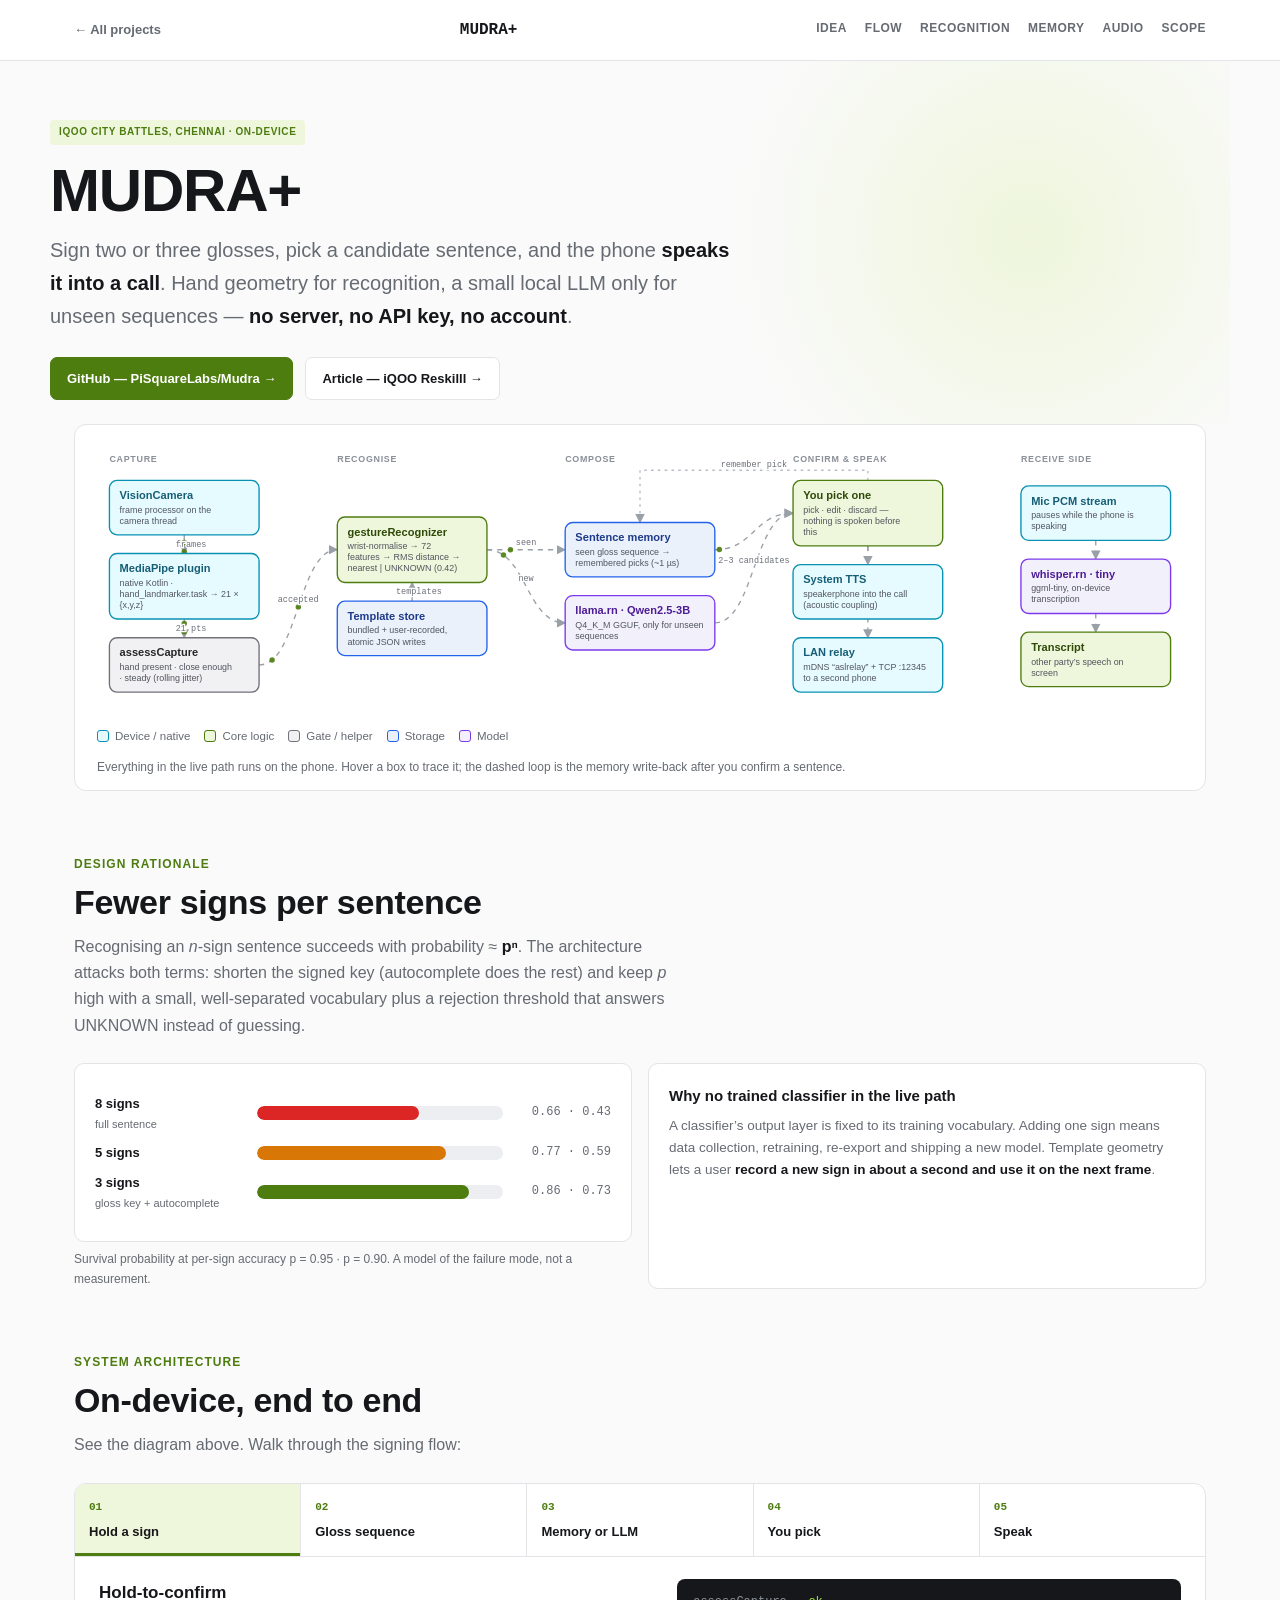
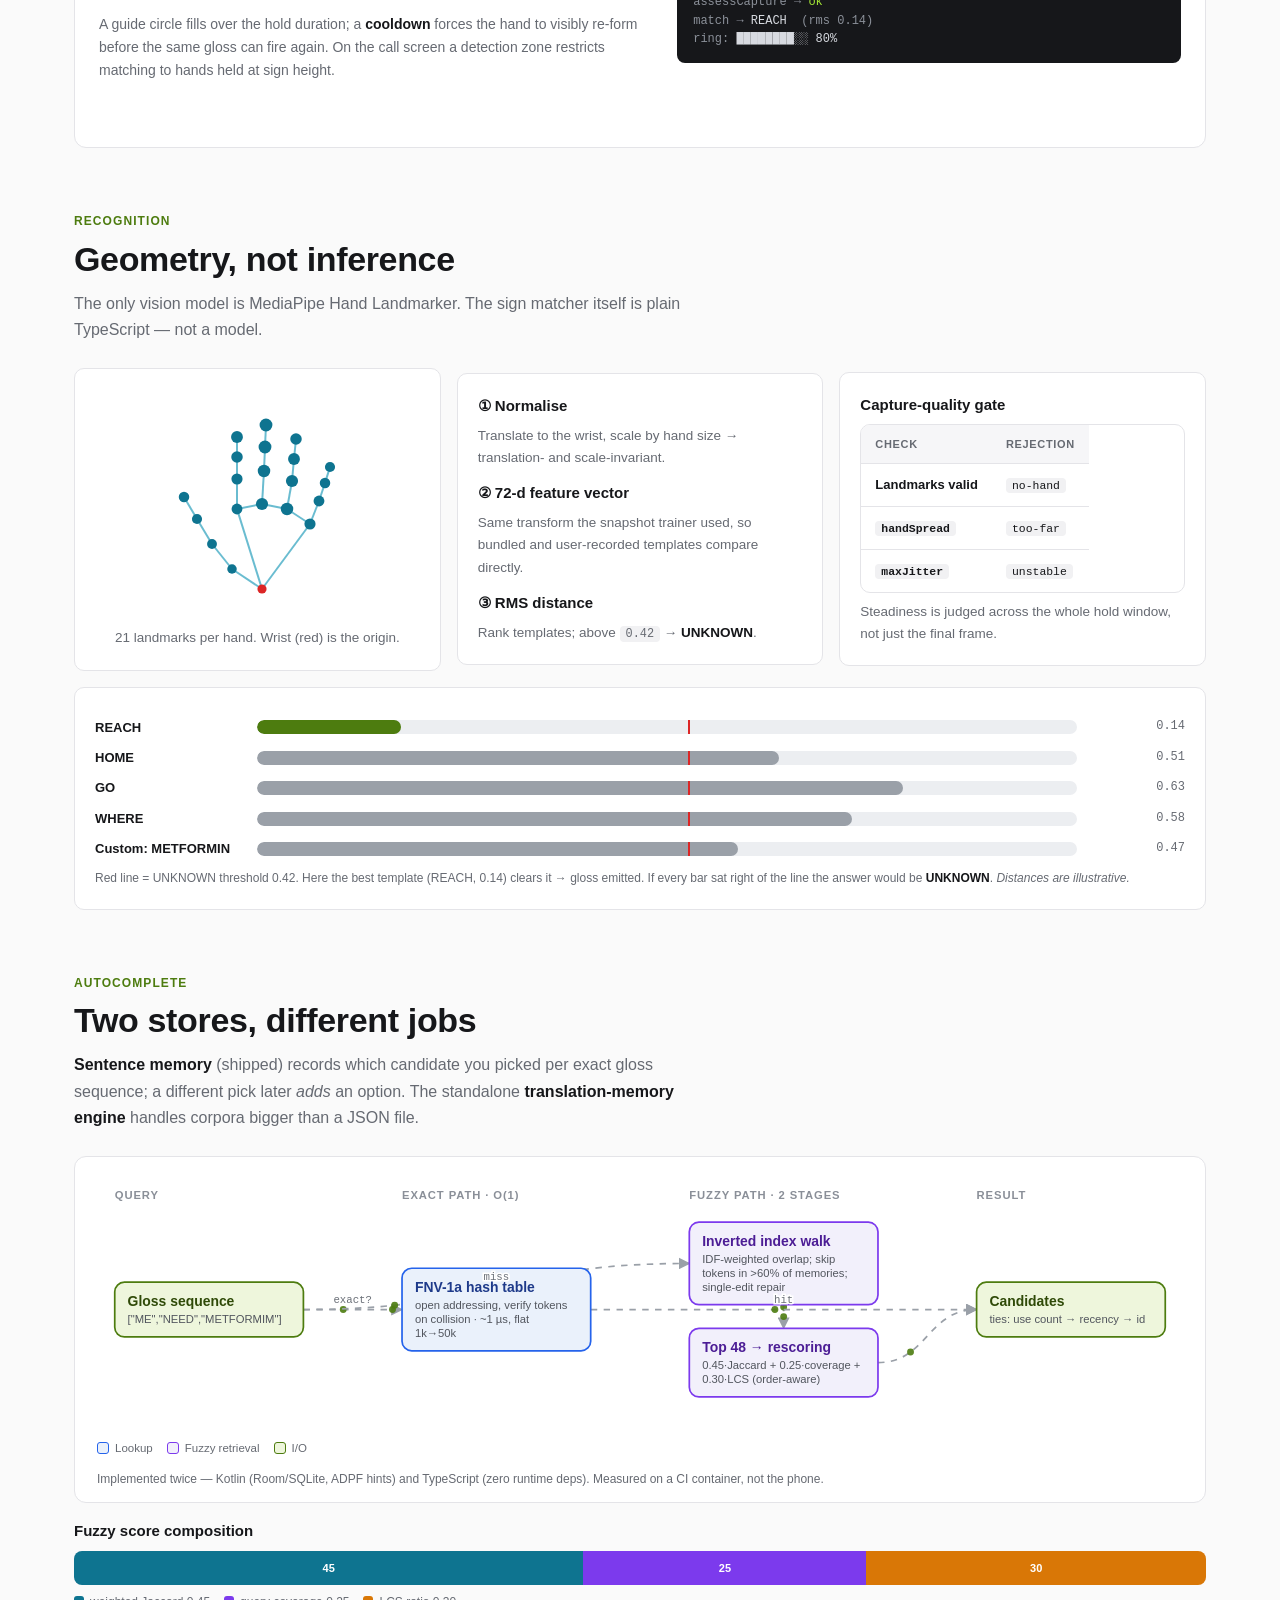
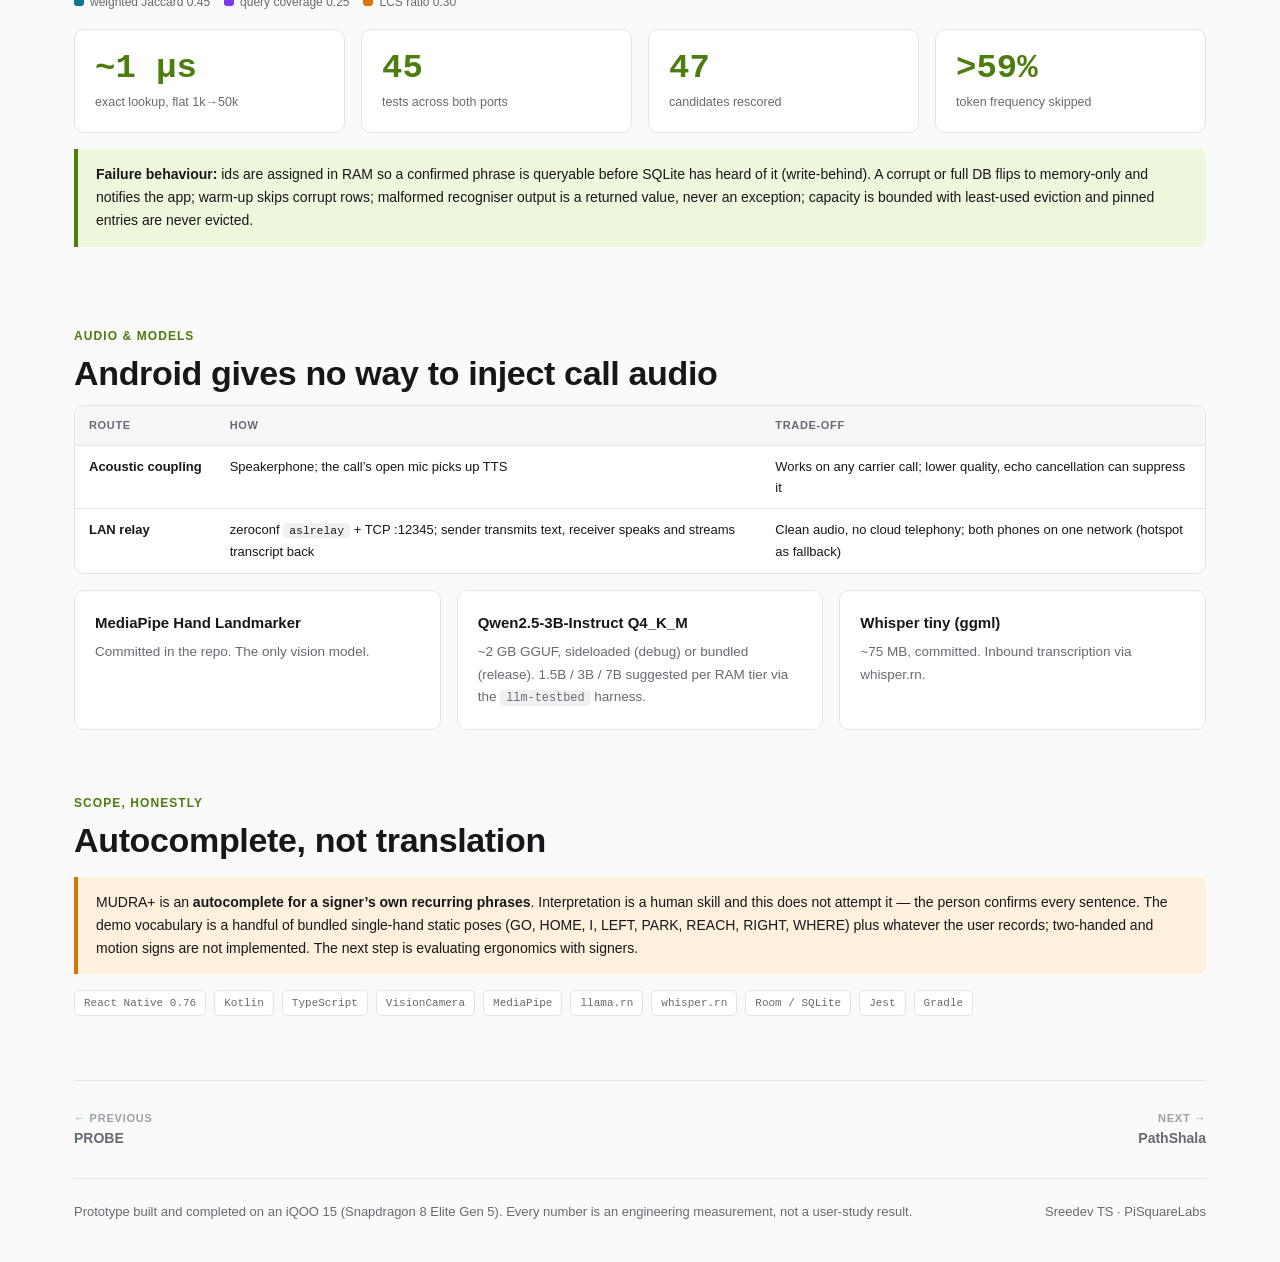
<file: projects/mudra.html>
<!DOCTYPE html>
<html lang="en">
<head>
<meta charset="UTF-8">
<meta name="viewport" content="width=device-width, initial-scale=1.0">
<title>MUDRA+ — Technical Architecture · Sreedev TS</title>
<meta name="description" content="Technical architecture of MUDRA+, an on-device ASL input accelerator running on an iQOO 15.">
<style>:root{--pc:#0e7490;--pc-soft:#e6fbff}</style>
<link rel="stylesheet" href="project.css">
</head>
<body>
<header class="top"><div class="top-in">
  <a class="back" href="../index.html#projects">← All projects</a>
  <span class="top-title">MUDRA+</span>
  <nav class="toc"><a href="#idea">Idea</a><a href="#architecture">Flow</a><a href="#recognition">Recognition</a><a href="#memory">Memory</a><a href="#audio">Audio</a><a href="#scope">Scope</a></nav>
</div><div class="progress"></div></header>

<div class="wrap hero">
  <span class="badge reveal">iQOO City Battles, Chennai · on-device</span>
  <h1 class="reveal">MUDRA+</h1>
  <p class="lede reveal">Sign two or three glosses, pick a candidate sentence, and the phone <strong>speaks it into a call</strong>. Hand geometry for recognition, a small local LLM only for unseen sequences — <strong>no server, no API key, no account</strong>.</p>
  <div class="links reveal"><a class="btn primary" href="https://github.com/PiSquareLabs/Mudra" target="_blank" rel="noopener">GitHub — PiSquareLabs/Mudra →</a><a class="btn" href="https://iqoo.reskilll.com/" target="_blank" rel="noopener">Article — iQOO Reskilll →</a></div>
</div>
<div class="wrap reveal" id="hero-diagram" style="padding-bottom:8px"><div class="diagram reveal"><svg class="arch" xmlns="http://www.w3.org/2000/svg" xmlns:xlink="http://www.w3.org/1999/xlink" viewBox="0 0 1296 327" role="img"><defs><marker id="mu-ar" viewBox="0 0 10 10" refX="9" refY="5" markerWidth="7" markerHeight="7" orient="auto-start-reverse"><path d="M0,0 L10,5 L0,10 z" fill="#9aa0a8"/></marker></defs><text class="lane-t" x="24" y="22" font-size="10.5" font-weight="700" letter-spacing=".08em" fill="#8a8f98">CAPTURE</text><text class="lane-t" x="292" y="22" font-size="10.5" font-weight="700" letter-spacing=".08em" fill="#8a8f98">RECOGNISE</text><text class="lane-t" x="560" y="22" font-size="10.5" font-weight="700" letter-spacing=".08em" fill="#8a8f98">COMPOSE</text><text class="lane-t" x="828" y="22" font-size="10.5" font-weight="700" letter-spacing=".08em" fill="#8a8f98">CONFIRM &amp; SPEAK</text><text class="lane-t" x="1096" y="22" font-size="10.5" font-weight="700" letter-spacing=".08em" fill="#8a8f98">RECEIVE SIDE</text><path id="mu-e0" class="edge flow" data-from="cam" data-to="mp" d="M112.0,108.0 V130.0" marker-end="url(#mu-ar)" stroke="#9aa0a8" stroke-width="1.6" fill="none"/><circle r="3.2" fill="#4d7c0f" opacity="0"><animate attributeName="opacity" from="0" to=".9" dur="0.01s" begin="0.00s" fill="freeze"/><animateMotion dur="2.6s" begin="0.00s" repeatCount="indefinite"><mpath href="#mu-e0"/></animateMotion></circle><circle r="3.2" fill="#4d7c0f" opacity="0"><animate attributeName="opacity" from="0" to=".9" dur="0.01s" begin="1.30s" fill="freeze"/><animateMotion dur="2.6s" begin="1.30s" repeatCount="indefinite"><mpath href="#mu-e0"/></animateMotion></circle><path id="mu-e1" class="edge flow" data-from="mp" data-to="gate" d="M112.0,207.0 V229.0" marker-end="url(#mu-ar)" stroke="#9aa0a8" stroke-width="1.6" fill="none"/><circle r="3.2" fill="#4d7c0f" opacity="0"><animate attributeName="opacity" from="0" to=".9" dur="0.01s" begin="0.37s" fill="freeze"/><animateMotion dur="2.9s" begin="0.37s" repeatCount="indefinite"><mpath href="#mu-e1"/></animateMotion></circle><circle r="3.2" fill="#4d7c0f" opacity="0"><animate attributeName="opacity" from="0" to=".9" dur="0.01s" begin="1.67s" fill="freeze"/><animateMotion dur="2.9s" begin="1.67s" repeatCount="indefinite"><mpath href="#mu-e1"/></animateMotion></circle><path id="mu-e2" class="edge flow" data-from="gate" data-to="rec" d="M200,261.0 C246.0,261.0 246.0,125.5 292,125.5" marker-end="url(#mu-ar)" stroke="#9aa0a8" stroke-width="1.6" fill="none"/><circle r="3.2" fill="#4d7c0f" opacity="0"><animate attributeName="opacity" from="0" to=".9" dur="0.01s" begin="0.74s" fill="freeze"/><animateMotion dur="3.2s" begin="0.74s" repeatCount="indefinite"><mpath href="#mu-e2"/></animateMotion></circle><circle r="3.2" fill="#4d7c0f" opacity="0"><animate attributeName="opacity" from="0" to=".9" dur="0.01s" begin="2.04s" fill="freeze"/><animateMotion dur="3.2s" begin="2.04s" repeatCount="indefinite"><mpath href="#mu-e2"/></animateMotion></circle><path id="mu-e3" class="edge flow" data-from="tpl" data-to="rec" d="M380.0,186.0 V164.0" marker-end="url(#mu-ar)" stroke="#9aa0a8" stroke-width="1.6" fill="none"/><circle r="3.2" fill="#4d7c0f" opacity="0"><animate attributeName="opacity" from="0" to=".9" dur="0.01s" begin="1.11s" fill="freeze"/><animateMotion dur="2.6s" begin="1.11s" repeatCount="indefinite"><mpath href="#mu-e3"/></animateMotion></circle><circle r="3.2" fill="#4d7c0f" opacity="0"><animate attributeName="opacity" from="0" to=".9" dur="0.01s" begin="2.41s" fill="freeze"/><animateMotion dur="2.6s" begin="2.41s" repeatCount="indefinite"><mpath href="#mu-e3"/></animateMotion></circle><path id="mu-e4" class="edge flow" data-from="rec" data-to="mem" d="M468,125.5 C514.0,125.5 514.0,125.5 560,125.5" marker-end="url(#mu-ar)" stroke="#9aa0a8" stroke-width="1.6" fill="none"/><circle r="3.2" fill="#4d7c0f" opacity="0"><animate attributeName="opacity" from="0" to=".9" dur="0.01s" begin="1.48s" fill="freeze"/><animateMotion dur="2.9s" begin="1.48s" repeatCount="indefinite"><mpath href="#mu-e4"/></animateMotion></circle><circle r="3.2" fill="#4d7c0f" opacity="0"><animate attributeName="opacity" from="0" to=".9" dur="0.01s" begin="2.78s" fill="freeze"/><animateMotion dur="2.9s" begin="2.78s" repeatCount="indefinite"><mpath href="#mu-e4"/></animateMotion></circle><path id="mu-e5" class="edge flow" data-from="rec" data-to="llm" d="M468,125.5 C514.0,125.5 514.0,211.5 560,211.5" marker-end="url(#mu-ar)" stroke="#9aa0a8" stroke-width="1.6" fill="none"/><circle r="3.2" fill="#4d7c0f" opacity="0"><animate attributeName="opacity" from="0" to=".9" dur="0.01s" begin="1.85s" fill="freeze"/><animateMotion dur="3.2s" begin="1.85s" repeatCount="indefinite"><mpath href="#mu-e5"/></animateMotion></circle><circle r="3.2" fill="#4d7c0f" opacity="0"><animate attributeName="opacity" from="0" to=".9" dur="0.01s" begin="3.15s" fill="freeze"/><animateMotion dur="3.2s" begin="3.15s" repeatCount="indefinite"><mpath href="#mu-e5"/></animateMotion></circle><path id="mu-e6" class="edge flow" data-from="mem" data-to="pick" d="M736,125.5 C782.0,125.5 782.0,82.5 828,82.5" marker-end="url(#mu-ar)" stroke="#9aa0a8" stroke-width="1.6" fill="none"/><circle r="3.2" fill="#4d7c0f" opacity="0"><animate attributeName="opacity" from="0" to=".9" dur="0.01s" begin="2.22s" fill="freeze"/><animateMotion dur="2.6s" begin="2.22s" repeatCount="indefinite"><mpath href="#mu-e6"/></animateMotion></circle><circle r="3.2" fill="#4d7c0f" opacity="0"><animate attributeName="opacity" from="0" to=".9" dur="0.01s" begin="3.52s" fill="freeze"/><animateMotion dur="2.6s" begin="3.52s" repeatCount="indefinite"><mpath href="#mu-e6"/></animateMotion></circle><path id="mu-e7" class="edge flow" data-from="llm" data-to="pick" d="M736,211.5 C782.0,211.5 782.0,82.5 828,82.5" marker-end="url(#mu-ar)" stroke="#9aa0a8" stroke-width="1.6" fill="none"/><circle r="3.2" fill="#4d7c0f" opacity="0"><animate attributeName="opacity" from="0" to=".9" dur="0.01s" begin="2.59s" fill="freeze"/><animateMotion dur="2.9s" begin="2.59s" repeatCount="indefinite"><mpath href="#mu-e7"/></animateMotion></circle><circle r="3.2" fill="#4d7c0f" opacity="0"><animate attributeName="opacity" from="0" to=".9" dur="0.01s" begin="3.89s" fill="freeze"/><animateMotion dur="2.9s" begin="3.89s" repeatCount="indefinite"><mpath href="#mu-e7"/></animateMotion></circle><path id="mu-e8" class="edge flow" data-from="pick" data-to="tts" d="M916.0,121.0 V143.0" marker-end="url(#mu-ar)" stroke="#9aa0a8" stroke-width="1.6" fill="none"/><circle r="3.2" fill="#4d7c0f" opacity="0"><animate attributeName="opacity" from="0" to=".9" dur="0.01s" begin="2.96s" fill="freeze"/><animateMotion dur="3.2s" begin="2.96s" repeatCount="indefinite"><mpath href="#mu-e8"/></animateMotion></circle><circle r="3.2" fill="#4d7c0f" opacity="0"><animate attributeName="opacity" from="0" to=".9" dur="0.01s" begin="4.26s" fill="freeze"/><animateMotion dur="3.2s" begin="4.26s" repeatCount="indefinite"><mpath href="#mu-e8"/></animateMotion></circle><path id="mu-e9" class="edge flow" data-from="pick" data-to="relay" d="M916.0,121.0 V229.0" marker-end="url(#mu-ar)" stroke="#9aa0a8" stroke-width="1.6" fill="none"/><circle r="3.2" fill="#4d7c0f" opacity="0"><animate attributeName="opacity" from="0" to=".9" dur="0.01s" begin="3.33s" fill="freeze"/><animateMotion dur="2.6s" begin="3.33s" repeatCount="indefinite"><mpath href="#mu-e9"/></animateMotion></circle><circle r="3.2" fill="#4d7c0f" opacity="0"><animate attributeName="opacity" from="0" to=".9" dur="0.01s" begin="4.63s" fill="freeze"/><animateMotion dur="2.6s" begin="4.63s" repeatCount="indefinite"><mpath href="#mu-e9"/></animateMotion></circle><path id="mu-e10" class="edge flow" data-from="mic" data-to="wh" d="M1184.0,114.5 V136.5" marker-end="url(#mu-ar)" stroke="#9aa0a8" stroke-width="1.6" fill="none"/><circle r="3.2" fill="#4d7c0f" opacity="0"><animate attributeName="opacity" from="0" to=".9" dur="0.01s" begin="3.70s" fill="freeze"/><animateMotion dur="2.9s" begin="3.70s" repeatCount="indefinite"><mpath href="#mu-e10"/></animateMotion></circle><circle r="3.2" fill="#4d7c0f" opacity="0"><animate attributeName="opacity" from="0" to=".9" dur="0.01s" begin="5.00s" fill="freeze"/><animateMotion dur="2.9s" begin="5.00s" repeatCount="indefinite"><mpath href="#mu-e10"/></animateMotion></circle><path id="mu-e11" class="edge flow" data-from="wh" data-to="tr" d="M1184.0,200.5 V222.5" marker-end="url(#mu-ar)" stroke="#9aa0a8" stroke-width="1.6" fill="none"/><circle r="3.2" fill="#4d7c0f" opacity="0"><animate attributeName="opacity" from="0" to=".9" dur="0.01s" begin="4.07s" fill="freeze"/><animateMotion dur="3.2s" begin="4.07s" repeatCount="indefinite"><mpath href="#mu-e11"/></animateMotion></circle><circle r="3.2" fill="#4d7c0f" opacity="0"><animate attributeName="opacity" from="0" to=".9" dur="0.01s" begin="5.37s" fill="freeze"/><animateMotion dur="3.2s" begin="5.37s" repeatCount="indefinite"><mpath href="#mu-e11"/></animateMotion></circle><path id="mu-e12" class="edge flow back" data-from="pick" data-to="mem" d="M916.0,44.0 V32 H648.0 V93.5" marker-end="url(#mu-ar)" stroke="#9aa0a8" stroke-width="1.6" fill="none" stroke-dasharray="5 5"/><g class="node" data-id="cam"><title>VisionCamera — frame processor on the camera thread</title><rect x="24" y="44.0" width="176" height="64" rx="9" fill="#e6fbff" stroke="#0891b2" stroke-width="1.6"/><text x="36" y="66.0" font-size="13" font-weight="700" fill="#155e75" font-family="-apple-system,Segoe UI,Roboto,sans-serif">VisionCamera</text><text x="36" y="82.0" font-size="10.5" fill="#52565e" font-family="-apple-system,Segoe UI,Roboto,sans-serif">frame processor on the</text><text x="36" y="95.0" font-size="10.5" fill="#52565e" font-family="-apple-system,Segoe UI,Roboto,sans-serif">camera thread</text></g><g class="node" data-id="mp"><title>MediaPipe plugin — native Kotlin · hand_landmarker.task → 21 × {x,y,z}</title><rect x="24" y="130.0" width="176" height="77" rx="9" fill="#e6fbff" stroke="#0891b2" stroke-width="1.6"/><text x="36" y="152.0" font-size="13" font-weight="700" fill="#155e75" font-family="-apple-system,Segoe UI,Roboto,sans-serif">MediaPipe plugin</text><text x="36" y="168.0" font-size="10.5" fill="#52565e" font-family="-apple-system,Segoe UI,Roboto,sans-serif">native Kotlin ·</text><text x="36" y="181.0" font-size="10.5" fill="#52565e" font-family="-apple-system,Segoe UI,Roboto,sans-serif">hand_landmarker.task → 21 ×</text><text x="36" y="194.0" font-size="10.5" fill="#52565e" font-family="-apple-system,Segoe UI,Roboto,sans-serif">{x,y,z}</text></g><g class="node" data-id="gate"><title>assessCapture — hand present · close enough · steady (rolling jitter)</title><rect x="24" y="229.0" width="176" height="64" rx="9" fill="#f1f1f3" stroke="#71717a" stroke-width="1.6"/><text x="36" y="251.0" font-size="13" font-weight="700" fill="#27272a" font-family="-apple-system,Segoe UI,Roboto,sans-serif">assessCapture</text><text x="36" y="267.0" font-size="10.5" fill="#52565e" font-family="-apple-system,Segoe UI,Roboto,sans-serif">hand present · close enough</text><text x="36" y="280.0" font-size="10.5" fill="#52565e" font-family="-apple-system,Segoe UI,Roboto,sans-serif">· steady (rolling jitter)</text></g><g class="node" data-id="rec"><title>gestureRecognizer — wrist-normalise → 72 features → RMS distance → nearest | UNKNOWN (0.42)</title><rect x="292" y="87.0" width="176" height="77" rx="9" fill="#eef6dc" stroke="#4d7c0f" stroke-width="1.6"/><text x="304" y="109.0" font-size="13" font-weight="700" fill="#2f4a08" font-family="-apple-system,Segoe UI,Roboto,sans-serif">gestureRecognizer</text><text x="304" y="125.0" font-size="10.5" fill="#52565e" font-family="-apple-system,Segoe UI,Roboto,sans-serif">wrist-normalise → 72</text><text x="304" y="138.0" font-size="10.5" fill="#52565e" font-family="-apple-system,Segoe UI,Roboto,sans-serif">features → RMS distance →</text><text x="304" y="151.0" font-size="10.5" fill="#52565e" font-family="-apple-system,Segoe UI,Roboto,sans-serif">nearest | UNKNOWN (0.42)</text></g><g class="node" data-id="tpl"><title>Template store — bundled + user-recorded, atomic JSON writes</title><rect x="292" y="186.0" width="176" height="64" rx="9" fill="#eaf1fb" stroke="#2563eb" stroke-width="1.6"/><text x="304" y="208.0" font-size="13" font-weight="700" fill="#1e3a8a" font-family="-apple-system,Segoe UI,Roboto,sans-serif">Template store</text><text x="304" y="224.0" font-size="10.5" fill="#52565e" font-family="-apple-system,Segoe UI,Roboto,sans-serif">bundled + user-recorded,</text><text x="304" y="237.0" font-size="10.5" fill="#52565e" font-family="-apple-system,Segoe UI,Roboto,sans-serif">atomic JSON writes</text></g><g class="node" data-id="mem"><title>Sentence memory — seen gloss sequence → remembered picks (~1 µs)</title><rect x="560" y="93.5" width="176" height="64" rx="9" fill="#eaf1fb" stroke="#2563eb" stroke-width="1.6"/><text x="572" y="115.5" font-size="13" font-weight="700" fill="#1e3a8a" font-family="-apple-system,Segoe UI,Roboto,sans-serif">Sentence memory</text><text x="572" y="131.5" font-size="10.5" fill="#52565e" font-family="-apple-system,Segoe UI,Roboto,sans-serif">seen gloss sequence →</text><text x="572" y="144.5" font-size="10.5" fill="#52565e" font-family="-apple-system,Segoe UI,Roboto,sans-serif">remembered picks (~1 µs)</text></g><g class="node" data-id="llm"><title>llama.rn · Qwen2.5-3B — Q4_K_M GGUF, only for unseen sequences</title><rect x="560" y="179.5" width="176" height="64" rx="9" fill="#f2f0fb" stroke="#7c3aed" stroke-width="1.6"/><text x="572" y="201.5" font-size="13" font-weight="700" fill="#4c1d95" font-family="-apple-system,Segoe UI,Roboto,sans-serif">llama.rn · Qwen2.5-3B</text><text x="572" y="217.5" font-size="10.5" fill="#52565e" font-family="-apple-system,Segoe UI,Roboto,sans-serif">Q4_K_M GGUF, only for unseen</text><text x="572" y="230.5" font-size="10.5" fill="#52565e" font-family="-apple-system,Segoe UI,Roboto,sans-serif">sequences</text></g><g class="node" data-id="pick"><title>You pick one — pick · edit · discard — nothing is spoken before this</title><rect x="828" y="44.0" width="176" height="77" rx="9" fill="#eef6dc" stroke="#4d7c0f" stroke-width="1.6"/><text x="840" y="66.0" font-size="13" font-weight="700" fill="#2f4a08" font-family="-apple-system,Segoe UI,Roboto,sans-serif">You pick one</text><text x="840" y="82.0" font-size="10.5" fill="#52565e" font-family="-apple-system,Segoe UI,Roboto,sans-serif">pick · edit · discard —</text><text x="840" y="95.0" font-size="10.5" fill="#52565e" font-family="-apple-system,Segoe UI,Roboto,sans-serif">nothing is spoken before</text><text x="840" y="108.0" font-size="10.5" fill="#52565e" font-family="-apple-system,Segoe UI,Roboto,sans-serif">this</text></g><g class="node" data-id="tts"><title>System TTS — speakerphone into the call (acoustic coupling)</title><rect x="828" y="143.0" width="176" height="64" rx="9" fill="#e6fbff" stroke="#0891b2" stroke-width="1.6"/><text x="840" y="165.0" font-size="13" font-weight="700" fill="#155e75" font-family="-apple-system,Segoe UI,Roboto,sans-serif">System TTS</text><text x="840" y="181.0" font-size="10.5" fill="#52565e" font-family="-apple-system,Segoe UI,Roboto,sans-serif">speakerphone into the call</text><text x="840" y="194.0" font-size="10.5" fill="#52565e" font-family="-apple-system,Segoe UI,Roboto,sans-serif">(acoustic coupling)</text></g><g class="node" data-id="relay"><title>LAN relay — mDNS “aslrelay” + TCP :12345 to a second phone</title><rect x="828" y="229.0" width="176" height="64" rx="9" fill="#e6fbff" stroke="#0891b2" stroke-width="1.6"/><text x="840" y="251.0" font-size="13" font-weight="700" fill="#155e75" font-family="-apple-system,Segoe UI,Roboto,sans-serif">LAN relay</text><text x="840" y="267.0" font-size="10.5" fill="#52565e" font-family="-apple-system,Segoe UI,Roboto,sans-serif">mDNS “aslrelay” + TCP :12345</text><text x="840" y="280.0" font-size="10.5" fill="#52565e" font-family="-apple-system,Segoe UI,Roboto,sans-serif">to a second phone</text></g><g class="node" data-id="mic"><title>Mic PCM stream — pauses while the phone is speaking</title><rect x="1096" y="50.5" width="176" height="64" rx="9" fill="#e6fbff" stroke="#0891b2" stroke-width="1.6"/><text x="1108" y="72.5" font-size="13" font-weight="700" fill="#155e75" font-family="-apple-system,Segoe UI,Roboto,sans-serif">Mic PCM stream</text><text x="1108" y="88.5" font-size="10.5" fill="#52565e" font-family="-apple-system,Segoe UI,Roboto,sans-serif">pauses while the phone is</text><text x="1108" y="101.5" font-size="10.5" fill="#52565e" font-family="-apple-system,Segoe UI,Roboto,sans-serif">speaking</text></g><g class="node" data-id="wh"><title>whisper.rn · tiny — ggml-tiny, on-device transcription</title><rect x="1096" y="136.5" width="176" height="64" rx="9" fill="#f2f0fb" stroke="#7c3aed" stroke-width="1.6"/><text x="1108" y="158.5" font-size="13" font-weight="700" fill="#4c1d95" font-family="-apple-system,Segoe UI,Roboto,sans-serif">whisper.rn · tiny</text><text x="1108" y="174.5" font-size="10.5" fill="#52565e" font-family="-apple-system,Segoe UI,Roboto,sans-serif">ggml-tiny, on-device</text><text x="1108" y="187.5" font-size="10.5" fill="#52565e" font-family="-apple-system,Segoe UI,Roboto,sans-serif">transcription</text></g><g class="node" data-id="tr"><title>Transcript — other party’s speech on screen</title><rect x="1096" y="222.5" width="176" height="64" rx="9" fill="#eef6dc" stroke="#4d7c0f" stroke-width="1.6"/><text x="1108" y="244.5" font-size="13" font-weight="700" fill="#2f4a08" font-family="-apple-system,Segoe UI,Roboto,sans-serif">Transcript</text><text x="1108" y="260.5" font-size="10.5" fill="#52565e" font-family="-apple-system,Segoe UI,Roboto,sans-serif">other party’s speech on</text><text x="1108" y="273.5" font-size="10.5" fill="#52565e" font-family="-apple-system,Segoe UI,Roboto,sans-serif">screen</text></g><text class="elabel" x="120.0" y="122.0" text-anchor="middle" font-size="10" fill="#6b7078" font-family="ui-monospace,Menlo,monospace" paint-order="stroke" stroke="#fff" stroke-width="3">frames</text><text class="elabel" x="120.0" y="221.0" text-anchor="middle" font-size="10" fill="#6b7078" font-family="ui-monospace,Menlo,monospace" paint-order="stroke" stroke="#fff" stroke-width="3">21 pts</text><text class="elabel" x="246.0" y="187.25" text-anchor="middle" font-size="10" fill="#6b7078" font-family="ui-monospace,Menlo,monospace" paint-order="stroke" stroke="#fff" stroke-width="3">accepted</text><text class="elabel" x="388.0" y="178.0" text-anchor="middle" font-size="10" fill="#6b7078" font-family="ui-monospace,Menlo,monospace" paint-order="stroke" stroke="#fff" stroke-width="3">templates</text><text class="elabel" x="514.0" y="119.5" text-anchor="middle" font-size="10" fill="#6b7078" font-family="ui-monospace,Menlo,monospace" paint-order="stroke" stroke="#fff" stroke-width="3">seen</text><text class="elabel" x="514.0" y="162.5" text-anchor="middle" font-size="10" fill="#6b7078" font-family="ui-monospace,Menlo,monospace" paint-order="stroke" stroke="#fff" stroke-width="3">new</text><text class="elabel" x="782.0" y="141.0" text-anchor="middle" font-size="10" fill="#6b7078" font-family="ui-monospace,Menlo,monospace" paint-order="stroke" stroke="#fff" stroke-width="3">2–3 candidates</text><text class="elabel" x="782.0" y="28" text-anchor="middle" font-size="10" fill="#6b7078" font-family="ui-monospace,Menlo,monospace" paint-order="stroke" stroke="#fff" stroke-width="3">remember pick</text></svg><div class="legend"><span><i class="" style="background:#e6fbff;border-color:#0891b2"></i>Device / native</span><span><i class="" style="background:#eef6dc;border-color:#4d7c0f"></i>Core logic</span><span><i class="" style="background:#f1f1f3;border-color:#71717a"></i>Gate / helper</span><span><i class="" style="background:#eaf1fb;border-color:#2563eb"></i>Storage</span><span><i class="" style="background:#f2f0fb;border-color:#7c3aed"></i>Model</span></div><div class="cap">Everything in the live path runs on the phone. Hover a box to trace it; the dashed loop is the memory write-back after you confirm a sentence.</div></div></div>
<section class="blk" id="idea"><div class="wrap"><div class="eyebrow reveal">Design rationale</div><h2 class="t reveal">Fewer signs per sentence</h2><p class="sub reveal">Recognising an <em>n</em>-sign sentence succeeds with probability ≈ <strong>pⁿ</strong>. The architecture attacks both terms: shorten the signed key (autocomplete does the rest) and keep <em>p</em> high with a small, well-separated vocabulary plus a rejection threshold that answers UNKNOWN instead of guessing.</p><div class="grid g2"><div><div class="bars card reveal"><div class="br"><div class="lab">8 signs<small>full sentence</small></div><div class="tr"><i class="bad" data-w="66.0"></i></div><div class="val">0.66 · 0.43</div></div><div class="br"><div class="lab">5 signs</div><div class="tr"><i class="alt" data-w="77.0"></i></div><div class="val">0.77 · 0.59</div></div><div class="br"><div class="lab">3 signs<small>gloss key + autocomplete</small></div><div class="tr"><i class="" data-w="86.0"></i></div><div class="val">0.86 · 0.73</div></div></div><p style="font-size:12px;color:var(--muted);margin-top:8px">Survival probability at per-sign accuracy p = 0.95 · p = 0.90. A model of the failure mode, not a measurement.</p></div><div class="card reveal"><h3>Why no trained classifier in the live path</h3><p>A classifier’s output layer is fixed to its training vocabulary. Adding one sign means data collection, retraining, re-export and shipping a new model. Template geometry lets a user <strong>record a new sign in about a second and use it on the next frame</strong>.</p></div></div></div></section><section class="blk" id="architecture"><div class="wrap"><div class="eyebrow reveal">System architecture</div><h2 class="t reveal">On-device, end to end</h2><p class="sub reveal">See the diagram above. Walk through the signing flow:</p><div class="stepper reveal" data-dur="5"><div class="steps"><button class="step" type="button"><b>01</b><span>Hold a sign</span></button><button class="step" type="button"><b>02</b><span>Gloss sequence</span></button><button class="step" type="button"><b>03</b><span>Memory or LLM</span></button><button class="step" type="button"><b>04</b><span>You pick</span></button><button class="step" type="button"><b>05</b><span>Speak</span></button></div><div class="panels"><div class="panel"><div><h3>Hold-to-confirm</h3><p>A guide circle fills over the hold duration; a <strong>cooldown</strong> forces the hand to visibly re-form before the same gloss can fire again. On the call screen a detection zone restricts matching to hands held at sign height.</p></div><div><div class="mock"><span class="d">assessCapture →</span> <span class="k">ok</span>
<span class="d">match →</span> REACH  <span class="d">(rms 0.14)</span>
<span class="d">ring:</span> ████████░░ 80%</div></div></div><div class="panel"><div><h3>Glosses accumulate</h3><p>Consecutive repeats of the same held sign are de-duplicated. A short key like <code>ME NEED METFORMIN</code> is enough to retrieve or generate a whole sentence.</p></div><div><div class="mock">["ME", "NEED", "METFORMIN"]</div></div></div><div class="panel"><div><h3>Seen? Remember. New? Compose.</h3><p>An exact repeat returns from memory; a sequence whose candidates you chose before returns from sentence memory. Only <strong>unseen</strong> sequences wake the 3B model — which also keeps the phone cool under camera load.</p></div><div><div class="mock"><span class="d">sentenceMemory.get() →</span> <span class="w">miss</span>
<span class="d">llm.complete()</span>
  1. I need one strip of Metformin, please.
  2. I need Metformin.
  3. Do you have Metformin?</div></div></div><div class="panel"><div><h3>The confirmation gate</h3><p>Prompts ask for <strong>multiple candidates</strong> because a gloss sequence is genuinely ambiguous. Output is a candidate, never an action — also the guard against a hallucinated sentence.</p></div><div><div class="mock"><span class="k">▶</span> 1. I need one strip of Metformin, please.
  2. I need Metformin.
  <span class="d">[ pick ] [ edit ] [ discard ]</span></div></div></div><div class="panel"><div><h3>Speakerphone or LAN relay</h3><p>Android has <strong>no public API to inject audio into a cellular call</strong>, so output is acoustic coupling or a LAN relay to a second phone that speaks and streams a transcript back.</p></div><div><div class="mock"><span class="d">route:</span> tts → speakerphone
<span class="d">or</span>    relay → peer :12345
<span class="d">mic paused while speaking</span></div></div></div></div></div></div></section><section class="blk" id="recognition"><div class="wrap"><div class="eyebrow reveal">Recognition</div><h2 class="t reveal">Geometry, not inference</h2><p class="sub reveal">The only vision model is MediaPipe Hand Landmarker. The sign matcher itself is plain TypeScript — not a model.</p><div class="grid g3" style="align-items:center"><div class="card reveal" style="text-align:center"><svg viewBox="0 0 230 230" style="width:100%;max-width:230px" role="img" aria-label="21 hand landmarks"><line x1="120" y1="200" x2="90" y2="180" stroke="#0891b2" stroke-width="2" opacity=".6"/><line x1="90" y1="180" x2="70" y2="155" stroke="#0891b2" stroke-width="2" opacity=".6"/><line x1="70" y1="155" x2="55" y2="130" stroke="#0891b2" stroke-width="2" opacity=".6"/><line x1="55" y1="130" x2="42" y2="108" stroke="#0891b2" stroke-width="2" opacity=".6"/><line x1="120" y1="200" x2="95" y2="120" stroke="#0891b2" stroke-width="2" opacity=".6"/><line x1="95" y1="120" x2="95" y2="90" stroke="#0891b2" stroke-width="2" opacity=".6"/><line x1="95" y1="90" x2="95" y2="68" stroke="#0891b2" stroke-width="2" opacity=".6"/><line x1="95" y1="68" x2="95" y2="48" stroke="#0891b2" stroke-width="2" opacity=".6"/><line x1="95" y1="120" x2="120" y2="115" stroke="#0891b2" stroke-width="2" opacity=".6"/><line x1="120" y1="115" x2="122" y2="82" stroke="#0891b2" stroke-width="2" opacity=".6"/><line x1="122" y1="82" x2="123" y2="58" stroke="#0891b2" stroke-width="2" opacity=".6"/><line x1="123" y1="58" x2="124" y2="36" stroke="#0891b2" stroke-width="2" opacity=".6"/><line x1="120" y1="115" x2="145" y2="120" stroke="#0891b2" stroke-width="2" opacity=".6"/><line x1="145" y1="120" x2="150" y2="92" stroke="#0891b2" stroke-width="2" opacity=".6"/><line x1="150" y1="92" x2="152" y2="70" stroke="#0891b2" stroke-width="2" opacity=".6"/><line x1="152" y1="70" x2="154" y2="50" stroke="#0891b2" stroke-width="2" opacity=".6"/><line x1="145" y1="120" x2="168" y2="135" stroke="#0891b2" stroke-width="2" opacity=".6"/><line x1="168" y1="135" x2="177" y2="112" stroke="#0891b2" stroke-width="2" opacity=".6"/><line x1="177" y1="112" x2="183" y2="94" stroke="#0891b2" stroke-width="2" opacity=".6"/><line x1="183" y1="94" x2="188" y2="78" stroke="#0891b2" stroke-width="2" opacity=".6"/><line x1="120" y1="200" x2="168" y2="135" stroke="#0891b2" stroke-width="2" opacity=".6"/><circle cx="120" cy="200" r="4.5" fill="#dc2626"><animate attributeName="r" values="4.5;6.5;4.5" dur="2.4s" begin="0.0s" repeatCount="indefinite"/></circle><circle cx="90" cy="180" r="4.5" fill="#0e7490"><animate attributeName="r" values="4.5;6.5;4.5" dur="2.4s" begin="0.1s" repeatCount="indefinite"/></circle><circle cx="70" cy="155" r="4.5" fill="#0e7490"><animate attributeName="r" values="4.5;6.5;4.5" dur="2.4s" begin="0.2s" repeatCount="indefinite"/></circle><circle cx="55" cy="130" r="4.5" fill="#0e7490"><animate attributeName="r" values="4.5;6.5;4.5" dur="2.4s" begin="0.3s" repeatCount="indefinite"/></circle><circle cx="42" cy="108" r="4.5" fill="#0e7490"><animate attributeName="r" values="4.5;6.5;4.5" dur="2.4s" begin="0.4s" repeatCount="indefinite"/></circle><circle cx="95" cy="120" r="4.5" fill="#0e7490"><animate attributeName="r" values="4.5;6.5;4.5" dur="2.4s" begin="0.5s" repeatCount="indefinite"/></circle><circle cx="95" cy="90" r="4.5" fill="#0e7490"><animate attributeName="r" values="4.5;6.5;4.5" dur="2.4s" begin="0.6s" repeatCount="indefinite"/></circle><circle cx="95" cy="68" r="4.5" fill="#0e7490"><animate attributeName="r" values="4.5;6.5;4.5" dur="2.4s" begin="0.7s" repeatCount="indefinite"/></circle><circle cx="95" cy="48" r="4.5" fill="#0e7490"><animate attributeName="r" values="4.5;6.5;4.5" dur="2.4s" begin="0.8s" repeatCount="indefinite"/></circle><circle cx="120" cy="115" r="4.5" fill="#0e7490"><animate attributeName="r" values="4.5;6.5;4.5" dur="2.4s" begin="0.9s" repeatCount="indefinite"/></circle><circle cx="122" cy="82" r="4.5" fill="#0e7490"><animate attributeName="r" values="4.5;6.5;4.5" dur="2.4s" begin="1.0s" repeatCount="indefinite"/></circle><circle cx="123" cy="58" r="4.5" fill="#0e7490"><animate attributeName="r" values="4.5;6.5;4.5" dur="2.4s" begin="1.1s" repeatCount="indefinite"/></circle><circle cx="124" cy="36" r="4.5" fill="#0e7490"><animate attributeName="r" values="4.5;6.5;4.5" dur="2.4s" begin="1.2s" repeatCount="indefinite"/></circle><circle cx="145" cy="120" r="4.5" fill="#0e7490"><animate attributeName="r" values="4.5;6.5;4.5" dur="2.4s" begin="1.3s" repeatCount="indefinite"/></circle><circle cx="150" cy="92" r="4.5" fill="#0e7490"><animate attributeName="r" values="4.5;6.5;4.5" dur="2.4s" begin="1.4s" repeatCount="indefinite"/></circle><circle cx="152" cy="70" r="4.5" fill="#0e7490"><animate attributeName="r" values="4.5;6.5;4.5" dur="2.4s" begin="1.5s" repeatCount="indefinite"/></circle><circle cx="154" cy="50" r="4.5" fill="#0e7490"><animate attributeName="r" values="4.5;6.5;4.5" dur="2.4s" begin="1.6s" repeatCount="indefinite"/></circle><circle cx="168" cy="135" r="4.5" fill="#0e7490"><animate attributeName="r" values="4.5;6.5;4.5" dur="2.4s" begin="1.7s" repeatCount="indefinite"/></circle><circle cx="177" cy="112" r="4.5" fill="#0e7490"><animate attributeName="r" values="4.5;6.5;4.5" dur="2.4s" begin="1.8s" repeatCount="indefinite"/></circle><circle cx="183" cy="94" r="4.5" fill="#0e7490"><animate attributeName="r" values="4.5;6.5;4.5" dur="2.4s" begin="1.9s" repeatCount="indefinite"/></circle><circle cx="188" cy="78" r="4.5" fill="#0e7490"><animate attributeName="r" values="4.5;6.5;4.5" dur="2.4s" begin="2.0s" repeatCount="indefinite"/></circle></svg><p>21 landmarks per hand. Wrist (red) is the origin.</p></div><div class="card reveal"><h3>① Normalise</h3><p>Translate to the wrist, scale by hand size → translation- and scale-invariant.</p><h3 style="margin-top:12px">② 72-d feature vector</h3><p>Same transform the snapshot trainer used, so bundled and user-recorded templates compare directly.</p><h3 style="margin-top:12px">③ RMS distance</h3><p>Rank templates; above <code>0.42</code> → <strong>UNKNOWN</strong>.</p></div><div class="card reveal"><h3>Capture-quality gate</h3><table class="tbl"><thead><tr><th>Check</th><th>Rejection</th></tr></thead><tbody><tr><td>Landmarks valid</td><td><code>no-hand</code></td></tr><tr><td><code>handSpread</code></td><td><code>too-far</code></td></tr><tr><td><code>maxJitter</code></td><td><code>unstable</code></td></tr></tbody></table><p style="margin-top:8px">Steadiness is judged across the whole hold window, not just the final frame.</p></div></div><div style="margin-top:16px"><div class="bars card reveal"><div class="br"><div class="lab">REACH</div><div class="tr"><i class="" data-w="17.5"></i><span class="thr" style="left:52.5%"></span></div><div class="val">0.14</div></div><div class="br"><div class="lab">HOME</div><div class="tr"><i class="mut" data-w="63.7"></i><span class="thr" style="left:52.5%"></span></div><div class="val">0.51</div></div><div class="br"><div class="lab">GO</div><div class="tr"><i class="mut" data-w="78.8"></i><span class="thr" style="left:52.5%"></span></div><div class="val">0.63</div></div><div class="br"><div class="lab">WHERE</div><div class="tr"><i class="mut" data-w="72.5"></i><span class="thr" style="left:52.5%"></span></div><div class="val">0.58</div></div><div class="br"><div class="lab">Custom: METFORMIN</div><div class="tr"><i class="mut" data-w="58.7"></i><span class="thr" style="left:52.5%"></span></div><div class="val">0.47</div></div><p style="font-size:12px;color:var(--muted);margin-top:8px">Red line = UNKNOWN threshold 0.42. Here the best template (REACH, 0.14) clears it → gloss emitted. If every bar sat right of the line the answer would be <strong>UNKNOWN</strong>. <em>Distances are illustrative.</em></p></div></div></div></section><section class="blk" id="memory"><div class="wrap"><div class="eyebrow reveal">Autocomplete</div><h2 class="t reveal">Two stores, different jobs</h2><p class="sub reveal"><strong>Sentence memory</strong> (shipped) records which candidate you picked per exact gloss sequence; a different pick later <em>adds</em> an option. The standalone <strong>translation-memory engine</strong> handles corpora bigger than a JSON file.</p><div class="diagram reveal"><svg class="arch" xmlns="http://www.w3.org/2000/svg" xmlns:xlink="http://www.w3.org/1999/xlink" viewBox="0 0 1028 241" role="img"><defs><marker id="mm-ar" viewBox="0 0 10 10" refX="9" refY="5" markerWidth="7" markerHeight="7" orient="auto-start-reverse"><path d="M0,0 L10,5 L0,10 z" fill="#9aa0a8"/></marker></defs><text class="lane-t" x="24" y="22" font-size="10.5" font-weight="700" letter-spacing=".08em" fill="#8a8f98">QUERY</text><text class="lane-t" x="292" y="22" font-size="10.5" font-weight="700" letter-spacing=".08em" fill="#8a8f98">EXACT PATH · O(1)</text><text class="lane-t" x="560" y="22" font-size="10.5" font-weight="700" letter-spacing=".08em" fill="#8a8f98">FUZZY PATH · 2 STAGES</text><text class="lane-t" x="828" y="22" font-size="10.5" font-weight="700" letter-spacing=".08em" fill="#8a8f98">RESULT</text><path id="mm-e0" class="edge flow" data-from="q" data-to="ex" d="M200,125.5 C246.0,125.5 246.0,125.5 292,125.5" marker-end="url(#mm-ar)" stroke="#9aa0a8" stroke-width="1.6" fill="none"/><circle r="3.2" fill="#4d7c0f" opacity="0"><animate attributeName="opacity" from="0" to=".9" dur="0.01s" begin="0.00s" fill="freeze"/><animateMotion dur="2.6s" begin="0.00s" repeatCount="indefinite"><mpath href="#mm-e0"/></animateMotion></circle><circle r="3.2" fill="#4d7c0f" opacity="0"><animate attributeName="opacity" from="0" to=".9" dur="0.01s" begin="1.30s" fill="freeze"/><animateMotion dur="2.6s" begin="1.30s" repeatCount="indefinite"><mpath href="#mm-e0"/></animateMotion></circle><path id="mm-e1" class="edge flow" data-from="q" data-to="inv" d="M200,125.5 C380.0,125.5 380.0,82.5 560,82.5" marker-end="url(#mm-ar)" stroke="#9aa0a8" stroke-width="1.6" fill="none"/><circle r="3.2" fill="#4d7c0f" opacity="0"><animate attributeName="opacity" from="0" to=".9" dur="0.01s" begin="0.37s" fill="freeze"/><animateMotion dur="2.9s" begin="0.37s" repeatCount="indefinite"><mpath href="#mm-e1"/></animateMotion></circle><circle r="3.2" fill="#4d7c0f" opacity="0"><animate attributeName="opacity" from="0" to=".9" dur="0.01s" begin="1.67s" fill="freeze"/><animateMotion dur="2.9s" begin="1.67s" repeatCount="indefinite"><mpath href="#mm-e1"/></animateMotion></circle><path id="mm-e2" class="edge flow" data-from="inv" data-to="top" d="M648.0,121.0 V143.0" marker-end="url(#mm-ar)" stroke="#9aa0a8" stroke-width="1.6" fill="none"/><circle r="3.2" fill="#4d7c0f" opacity="0"><animate attributeName="opacity" from="0" to=".9" dur="0.01s" begin="0.74s" fill="freeze"/><animateMotion dur="3.2s" begin="0.74s" repeatCount="indefinite"><mpath href="#mm-e2"/></animateMotion></circle><circle r="3.2" fill="#4d7c0f" opacity="0"><animate attributeName="opacity" from="0" to=".9" dur="0.01s" begin="2.04s" fill="freeze"/><animateMotion dur="3.2s" begin="2.04s" repeatCount="indefinite"><mpath href="#mm-e2"/></animateMotion></circle><path id="mm-e3" class="edge flow" data-from="ex" data-to="res" d="M468,125.5 C648.0,125.5 648.0,125.5 828,125.5" marker-end="url(#mm-ar)" stroke="#9aa0a8" stroke-width="1.6" fill="none"/><circle r="3.2" fill="#4d7c0f" opacity="0"><animate attributeName="opacity" from="0" to=".9" dur="0.01s" begin="1.11s" fill="freeze"/><animateMotion dur="2.6s" begin="1.11s" repeatCount="indefinite"><mpath href="#mm-e3"/></animateMotion></circle><circle r="3.2" fill="#4d7c0f" opacity="0"><animate attributeName="opacity" from="0" to=".9" dur="0.01s" begin="2.41s" fill="freeze"/><animateMotion dur="2.6s" begin="2.41s" repeatCount="indefinite"><mpath href="#mm-e3"/></animateMotion></circle><path id="mm-e4" class="edge flow" data-from="top" data-to="res" d="M736,175.0 C782.0,175.0 782.0,125.5 828,125.5" marker-end="url(#mm-ar)" stroke="#9aa0a8" stroke-width="1.6" fill="none"/><circle r="3.2" fill="#4d7c0f" opacity="0"><animate attributeName="opacity" from="0" to=".9" dur="0.01s" begin="1.48s" fill="freeze"/><animateMotion dur="2.9s" begin="1.48s" repeatCount="indefinite"><mpath href="#mm-e4"/></animateMotion></circle><circle r="3.2" fill="#4d7c0f" opacity="0"><animate attributeName="opacity" from="0" to=".9" dur="0.01s" begin="2.78s" fill="freeze"/><animateMotion dur="2.9s" begin="2.78s" repeatCount="indefinite"><mpath href="#mm-e4"/></animateMotion></circle><g class="node" data-id="q"><title>Gloss sequence — [&quot;ME&quot;,&quot;NEED&quot;,&quot;METFORMIM&quot;]</title><rect x="24" y="100.0" width="176" height="51" rx="9" fill="#eef6dc" stroke="#4d7c0f" stroke-width="1.6"/><text x="36" y="122.0" font-size="13" font-weight="700" fill="#2f4a08" font-family="-apple-system,Segoe UI,Roboto,sans-serif">Gloss sequence</text><text x="36" y="138.0" font-size="10.5" fill="#52565e" font-family="-apple-system,Segoe UI,Roboto,sans-serif">[&quot;ME&quot;,&quot;NEED&quot;,&quot;METFORMIM&quot;]</text></g><g class="node" data-id="ex"><title>FNV-1a hash table — open addressing, verify tokens on collision · ~1 µs, flat 1k→50k</title><rect x="292" y="87.0" width="176" height="77" rx="9" fill="#eaf1fb" stroke="#2563eb" stroke-width="1.6"/><text x="304" y="109.0" font-size="13" font-weight="700" fill="#1e3a8a" font-family="-apple-system,Segoe UI,Roboto,sans-serif">FNV-1a hash table</text><text x="304" y="125.0" font-size="10.5" fill="#52565e" font-family="-apple-system,Segoe UI,Roboto,sans-serif">open addressing, verify tokens</text><text x="304" y="138.0" font-size="10.5" fill="#52565e" font-family="-apple-system,Segoe UI,Roboto,sans-serif">on collision · ~1 µs, flat</text><text x="304" y="151.0" font-size="10.5" fill="#52565e" font-family="-apple-system,Segoe UI,Roboto,sans-serif">1k→50k</text></g><g class="node" data-id="inv"><title>Inverted index walk — IDF-weighted overlap; skip tokens in &gt;60% of memories; single-edit repair</title><rect x="560" y="44.0" width="176" height="77" rx="9" fill="#f2f0fb" stroke="#7c3aed" stroke-width="1.6"/><text x="572" y="66.0" font-size="13" font-weight="700" fill="#4c1d95" font-family="-apple-system,Segoe UI,Roboto,sans-serif">Inverted index walk</text><text x="572" y="82.0" font-size="10.5" fill="#52565e" font-family="-apple-system,Segoe UI,Roboto,sans-serif">IDF-weighted overlap; skip</text><text x="572" y="95.0" font-size="10.5" fill="#52565e" font-family="-apple-system,Segoe UI,Roboto,sans-serif">tokens in &gt;60% of memories;</text><text x="572" y="108.0" font-size="10.5" fill="#52565e" font-family="-apple-system,Segoe UI,Roboto,sans-serif">single-edit repair</text></g><g class="node" data-id="top"><title>Top 48 → rescoring — 0.45·Jaccard + 0.25·coverage + 0.30·LCS (order-aware)</title><rect x="560" y="143.0" width="176" height="64" rx="9" fill="#f2f0fb" stroke="#7c3aed" stroke-width="1.6"/><text x="572" y="165.0" font-size="13" font-weight="700" fill="#4c1d95" font-family="-apple-system,Segoe UI,Roboto,sans-serif">Top 48 → rescoring</text><text x="572" y="181.0" font-size="10.5" fill="#52565e" font-family="-apple-system,Segoe UI,Roboto,sans-serif">0.45·Jaccard + 0.25·coverage +</text><text x="572" y="194.0" font-size="10.5" fill="#52565e" font-family="-apple-system,Segoe UI,Roboto,sans-serif">0.30·LCS (order-aware)</text></g><g class="node" data-id="res"><title>Candidates — ties: use count → recency → id</title><rect x="828" y="100.0" width="176" height="51" rx="9" fill="#eef6dc" stroke="#4d7c0f" stroke-width="1.6"/><text x="840" y="122.0" font-size="13" font-weight="700" fill="#2f4a08" font-family="-apple-system,Segoe UI,Roboto,sans-serif">Candidates</text><text x="840" y="138.0" font-size="10.5" fill="#52565e" font-family="-apple-system,Segoe UI,Roboto,sans-serif">ties: use count → recency → id</text></g><text class="elabel" x="246.0" y="119.5" text-anchor="middle" font-size="10" fill="#6b7078" font-family="ui-monospace,Menlo,monospace" paint-order="stroke" stroke="#fff" stroke-width="3">exact?</text><text class="elabel" x="380.0" y="98.0" text-anchor="middle" font-size="10" fill="#6b7078" font-family="ui-monospace,Menlo,monospace" paint-order="stroke" stroke="#fff" stroke-width="3">miss</text><text class="elabel" x="648.0" y="119.5" text-anchor="middle" font-size="10" fill="#6b7078" font-family="ui-monospace,Menlo,monospace" paint-order="stroke" stroke="#fff" stroke-width="3">hit</text></svg><div class="legend"><span><i class="" style="background:#eaf1fb;border-color:#2563eb"></i>Lookup</span><span><i class="" style="background:#f2f0fb;border-color:#7c3aed"></i>Fuzzy retrieval</span><span><i class="" style="background:#eef6dc;border-color:#4d7c0f"></i>I/O</span></div><div class="cap">Implemented twice — Kotlin (Room/SQLite, ADPF hints) and TypeScript (zero runtime deps). Measured on a CI container, not the phone.</div></div><div style="margin-top:16px"><h3 style="font-size:15px;margin-bottom:8px">Fuzzy score composition</h3><div class="reveal"><div class="stack"><i style="background:#0e7490" data-w="45.00">45</i><i style="background:#7c3aed" data-w="25.00">25</i><i style="background:#d97706" data-w="30.00">30</i></div><div class="stk-legend"><span><i style="background:#0e7490"></i>weighted Jaccard 0.45</span><span><i style="background:#7c3aed"></i>query coverage 0.25</span><span><i style="background:#d97706"></i>LCS ratio 0.30</span></div></div></div><div class="grid g4" style="margin-top:16px"><div class="card stat reveal"><div class="n" data-count="1" data-suffix=" µs" data-prefix="~">0</div><div class="l">exact lookup, flat 1k→50k</div></div><div class="card stat reveal"><div class="n" data-count="46" data-suffix="" data-prefix="">0</div><div class="l">tests across both ports</div></div><div class="card stat reveal"><div class="n" data-count="48" data-suffix="" data-prefix="">0</div><div class="l">candidates rescored</div></div><div class="card stat reveal"><div class="n" data-count="60" data-suffix="%" data-prefix=">">0</div><div class="l">token frequency skipped</div></div></div><div class="callout reveal"><strong>Failure behaviour:</strong> ids are assigned in RAM so a confirmed phrase is queryable before SQLite has heard of it (write-behind). A corrupt or full DB flips to memory-only and notifies the app; warm-up skips corrupt rows; malformed recogniser output is a returned value, never an exception; capacity is bounded with least-used eviction and pinned entries are never evicted.</div></div></section><section class="blk" id="audio"><div class="wrap"><div class="eyebrow reveal">Audio & models</div><h2 class="t reveal">Android gives no way to inject call audio</h2><table class="tbl reveal"><thead><tr><th>Route</th><th>How</th><th>Trade-off</th></tr></thead><tbody><tr><td>Acoustic coupling</td><td>Speakerphone; the call’s open mic picks up TTS</td><td>Works on any carrier call; lower quality, echo cancellation can suppress it</td></tr><tr><td>LAN relay</td><td>zeroconf <code>aslrelay</code> + TCP :12345; sender transmits text, receiver speaks and streams transcript back</td><td>Clean audio, no cloud telephony; both phones on one network (hotspot as fallback)</td></tr></tbody></table><div class="grid g3" style="margin-top:16px"><div class="card reveal"><h3>MediaPipe Hand Landmarker</h3><p>Committed in the repo. The only vision model.</p></div><div class="card reveal"><h3>Qwen2.5-3B-Instruct Q4_K_M</h3><p>~2 GB GGUF, sideloaded (debug) or bundled (release). 1.5B / 3B / 7B suggested per RAM tier via the <code>llm-testbed</code> harness.</p></div><div class="card reveal"><h3>Whisper tiny (ggml)</h3><p>~75 MB, committed. Inbound transcription via whisper.rn.</p></div></div></div></section><section class="blk" id="scope"><div class="wrap"><div class="eyebrow reveal">Scope, honestly</div><h2 class="t reveal">Autocomplete, not translation</h2><div class="callout warn reveal">MUDRA+ is an <strong>autocomplete for a signer’s own recurring phrases</strong>. Interpretation is a human skill and this does not attempt it — the person confirms every sentence. The demo vocabulary is a handful of bundled single-hand static poses (GO, HOME, I, LEFT, PARK, REACH, RIGHT, WHERE) plus whatever the user records; two-handed and motion signs are not implemented. The next step is evaluating ergonomics with signers.</div><div class="tags"><span class="tag-c">React Native 0.76</span><span class="tag-c">Kotlin</span><span class="tag-c">TypeScript</span><span class="tag-c">VisionCamera</span><span class="tag-c">MediaPipe</span><span class="tag-c">llama.rn</span><span class="tag-c">whisper.rn</span><span class="tag-c">Room / SQLite</span><span class="tag-c">Jest</span><span class="tag-c">Gradle</span></div></div></section>
<div class="wrap">
  <div class="nextprev">
    <a href="probe.html"><small>← Previous</small>PROBE</a>
    <a href="pathshala.html" style="text-align:right"><small>Next →</small>PathShala</a>
  </div>
  <footer class="f"><span>Prototype built and completed on an iQOO 15 (Snapdragon 8 Elite Gen 5). Every number is an engineering measurement, not a user-study result.</span><span>Sreedev TS · PiSquareLabs</span></footer>
</div>
<script src="project.js"></script>
</body>
</html>
</file>
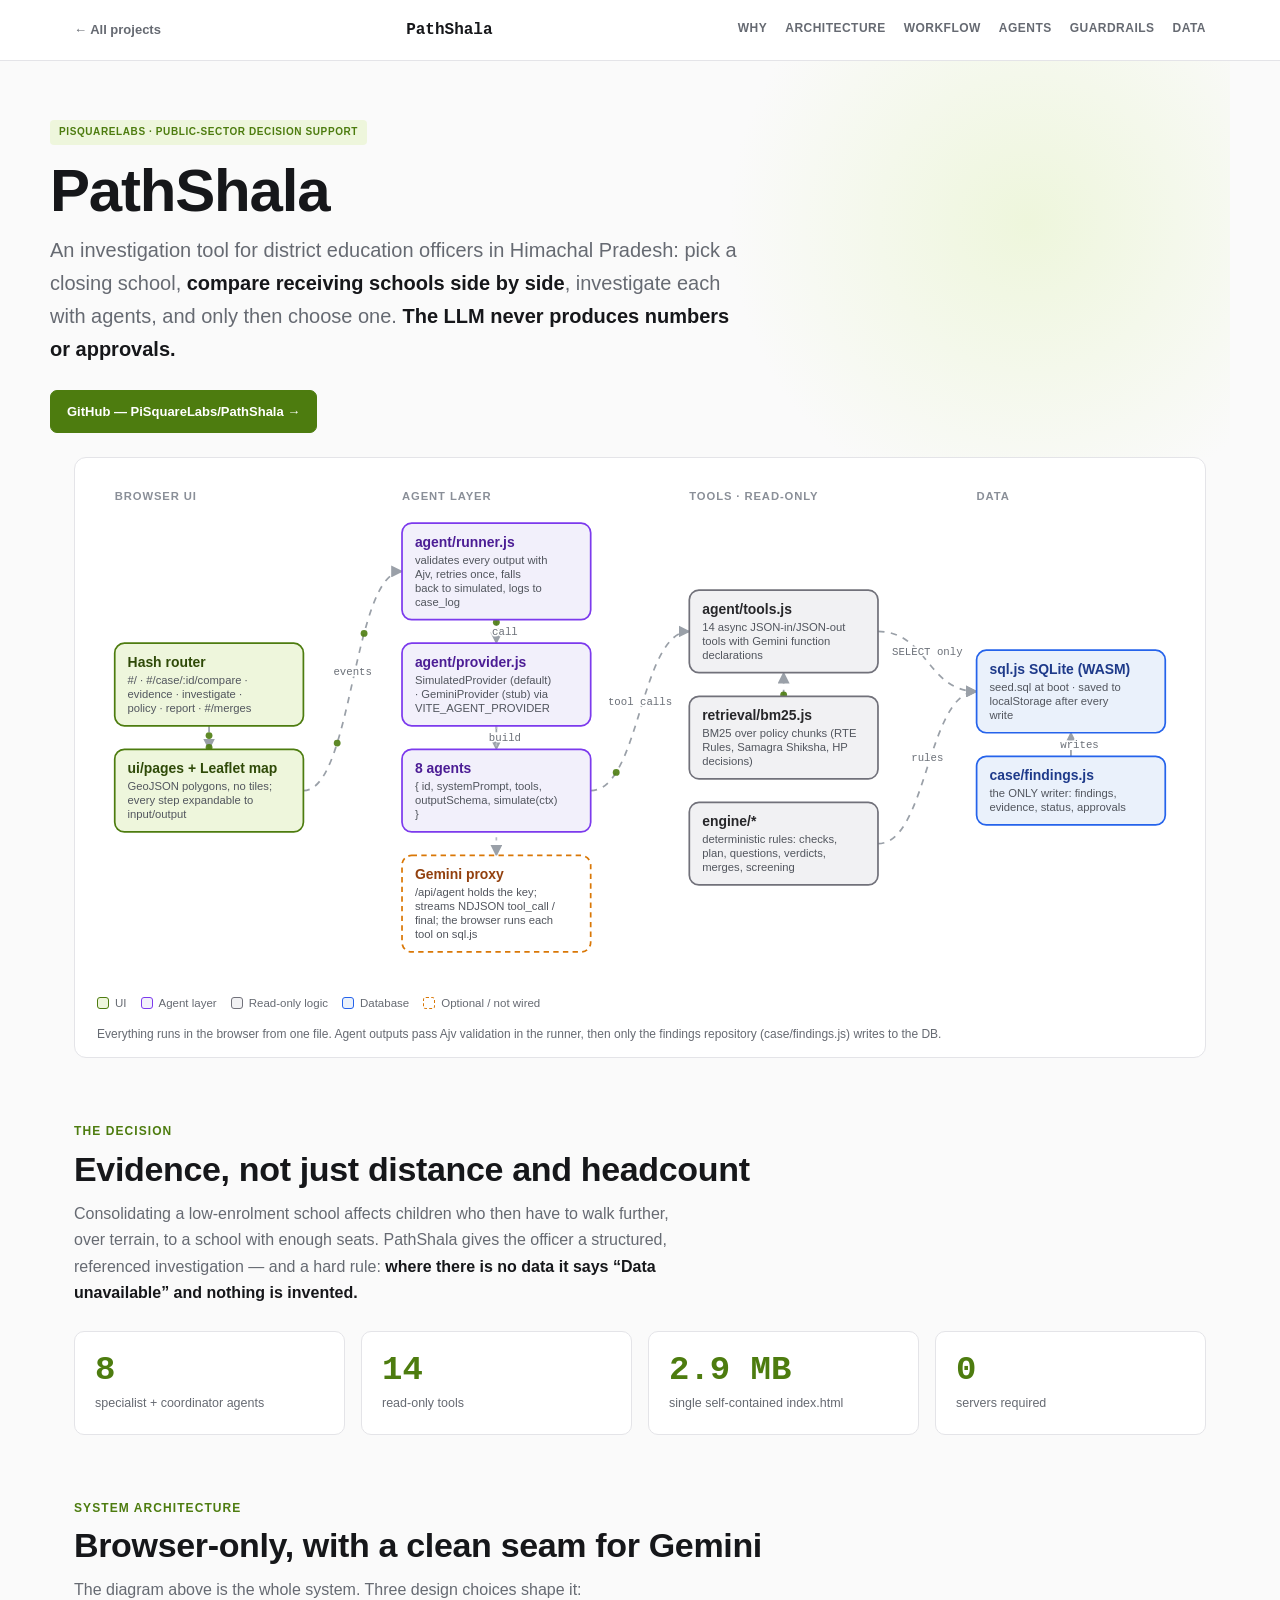
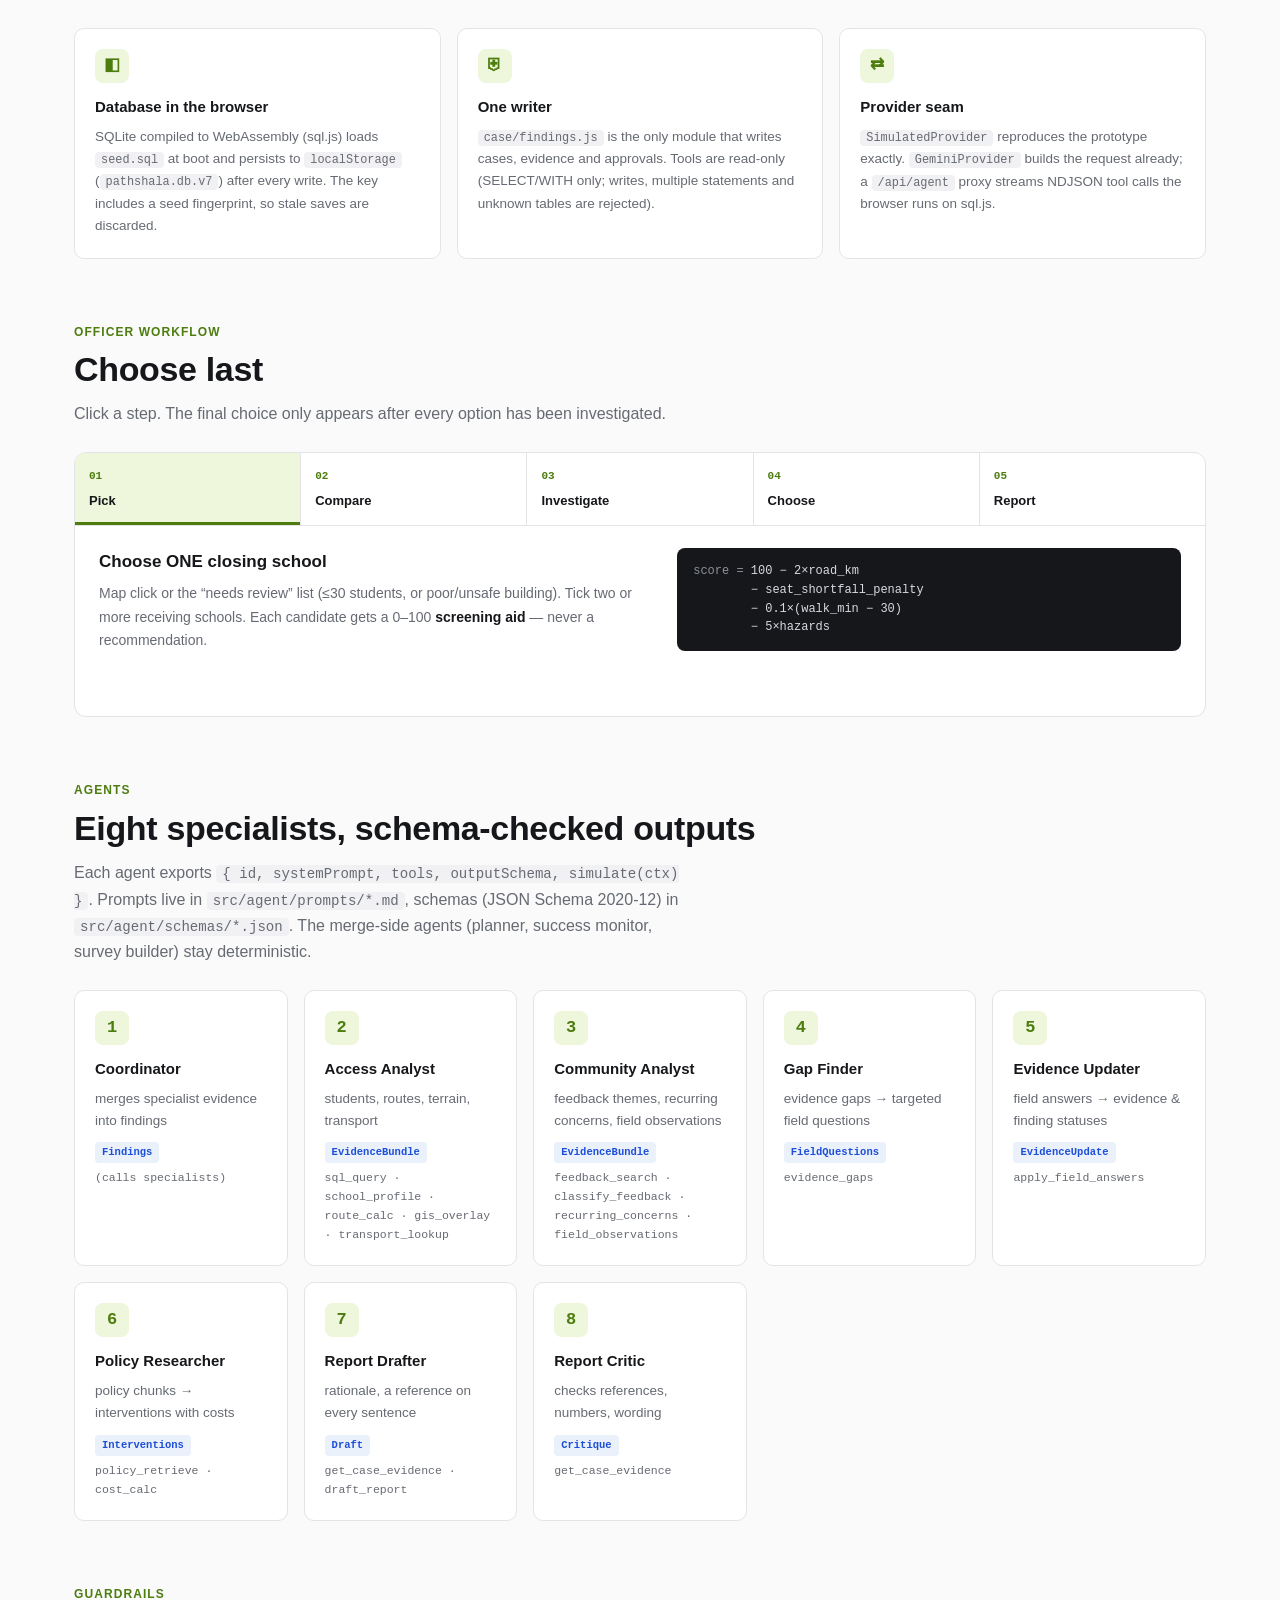
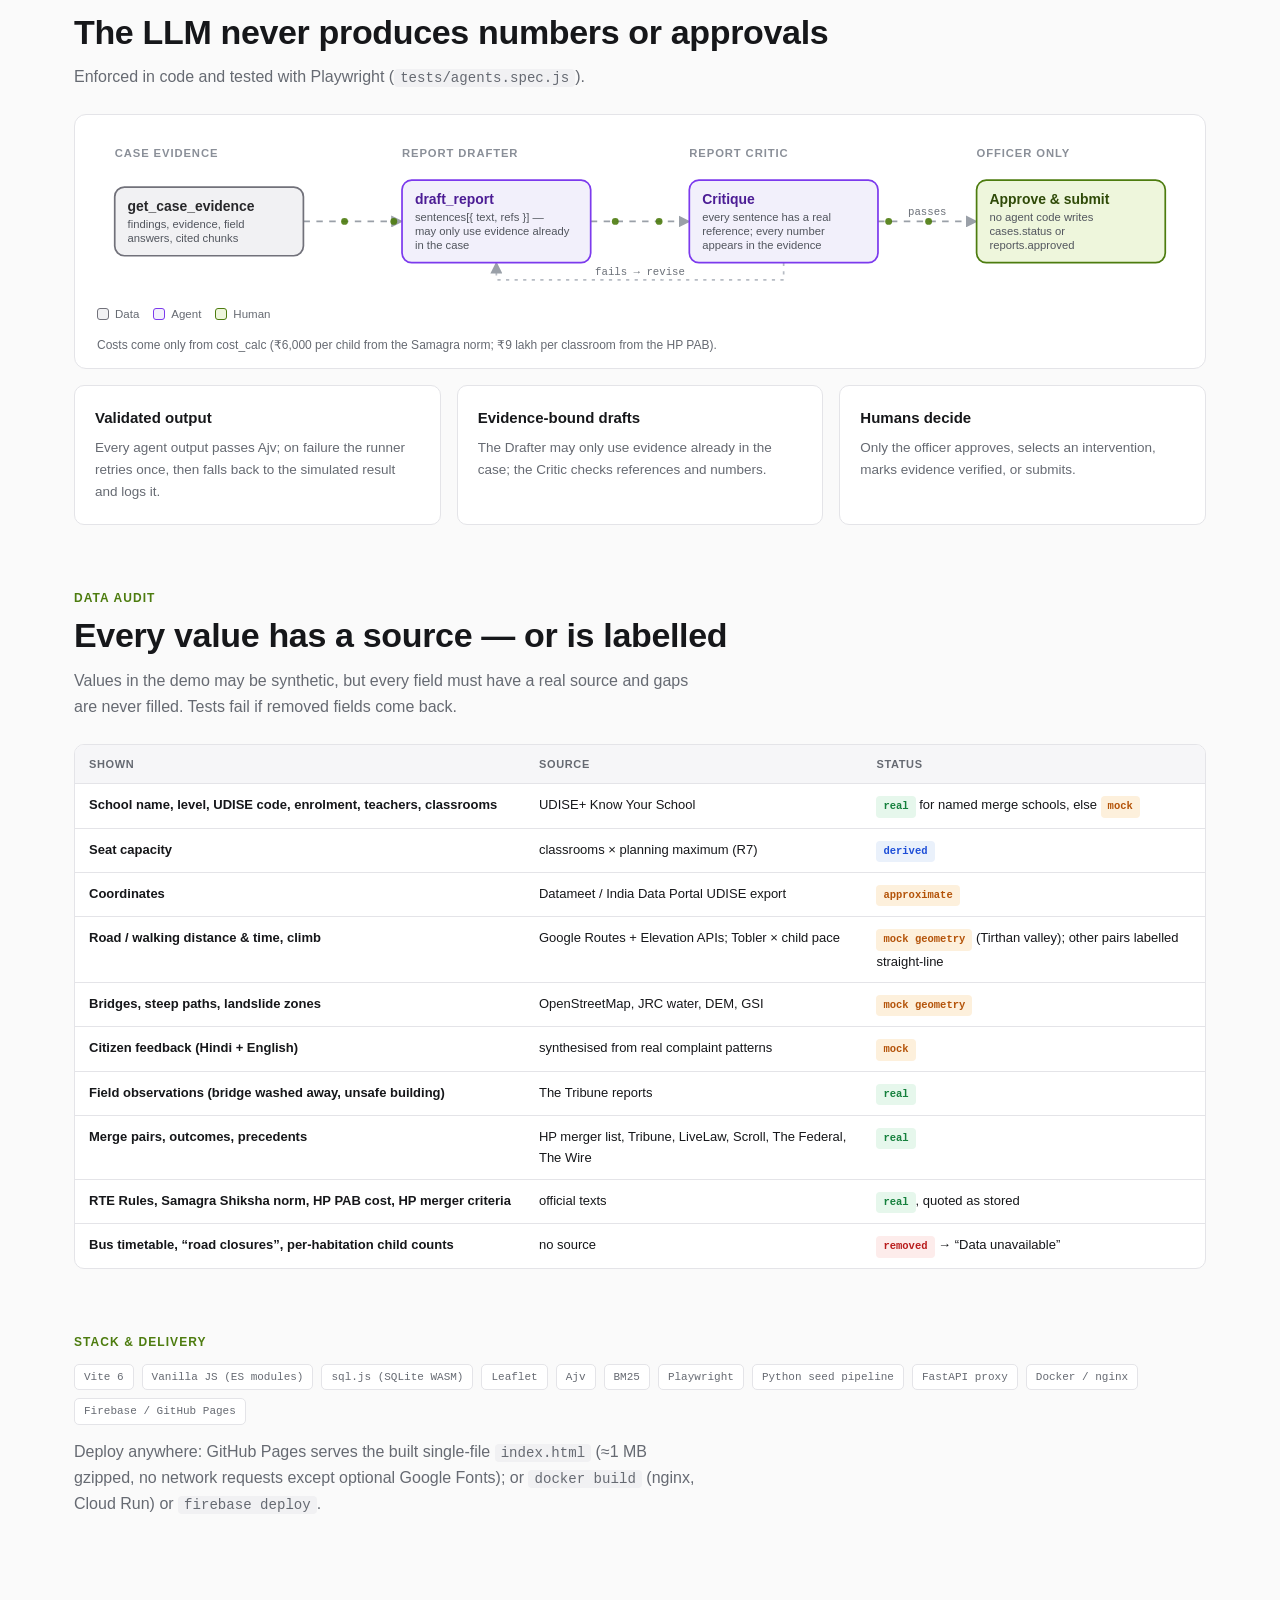
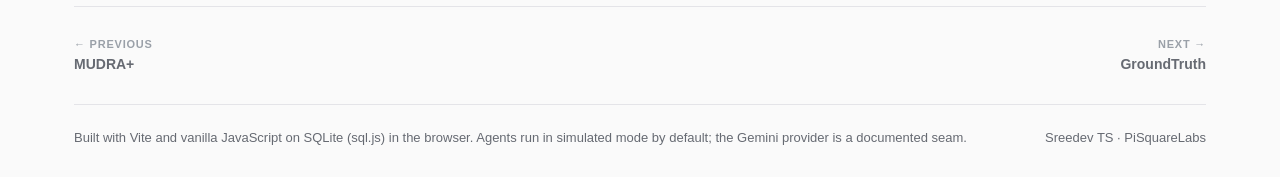
<file: projects/pathshala.html>
<!DOCTYPE html>
<html lang="en">
<head>
<meta charset="UTF-8">
<meta name="viewport" content="width=device-width, initial-scale=1.0">
<title>PathShala — Technical Architecture · Sreedev TS</title>
<meta name="description" content="Technical architecture of PathShala, a school-consolidation investigation tool for district education officers.">
<style>:root{--pc:#b45309;--pc-soft:#fdf0dc}</style>
<link rel="stylesheet" href="project.css">
</head>
<body>
<header class="top"><div class="top-in">
  <a class="back" href="../index.html#projects">← All projects</a>
  <span class="top-title">PathShala</span>
  <nav class="toc"><a href="#why">Why</a><a href="#architecture">Architecture</a><a href="#workflow">Workflow</a><a href="#agents">Agents</a><a href="#guardrails">Guardrails</a><a href="#data">Data</a></nav>
</div><div class="progress"></div></header>

<div class="wrap hero">
  <span class="badge reveal">PiSquareLabs · Public-sector decision support</span>
  <h1 class="reveal">PathShala</h1>
  <p class="lede reveal">An investigation tool for district education officers in Himachal Pradesh: pick a closing school, <strong>compare receiving schools side by side</strong>, investigate each with agents, and only then choose one. <strong>The LLM never produces numbers or approvals.</strong></p>
  <div class="links reveal"><a class="btn primary" href="https://github.com/PiSquareLabs/PathShala" target="_blank" rel="noopener">GitHub — PiSquareLabs/PathShala →</a></div>
</div>
<div class="wrap reveal" id="hero-diagram" style="padding-bottom:8px"><div class="diagram reveal"><svg class="arch" xmlns="http://www.w3.org/2000/svg" xmlns:xlink="http://www.w3.org/1999/xlink" viewBox="0 0 1028 478" role="img"><defs><marker id="ps-ar" viewBox="0 0 10 10" refX="9" refY="5" markerWidth="7" markerHeight="7" orient="auto-start-reverse"><path d="M0,0 L10,5 L0,10 z" fill="#9aa0a8"/></marker></defs><text class="lane-t" x="24" y="22" font-size="10.5" font-weight="700" letter-spacing=".08em" fill="#8a8f98">BROWSER UI</text><text class="lane-t" x="292" y="22" font-size="10.5" font-weight="700" letter-spacing=".08em" fill="#8a8f98">AGENT LAYER</text><text class="lane-t" x="560" y="22" font-size="10.5" font-weight="700" letter-spacing=".08em" fill="#8a8f98">TOOLS · READ-ONLY</text><text class="lane-t" x="828" y="22" font-size="10.5" font-weight="700" letter-spacing=".08em" fill="#8a8f98">DATA</text><path id="ps-e0" class="edge flow" data-from="rt" data-to="pg" d="M112.0,233.0 V255.0" marker-end="url(#ps-ar)" stroke="#9aa0a8" stroke-width="1.6" fill="none"/><circle r="3.2" fill="#4d7c0f" opacity="0"><animate attributeName="opacity" from="0" to=".9" dur="0.01s" begin="0.00s" fill="freeze"/><animateMotion dur="2.6s" begin="0.00s" repeatCount="indefinite"><mpath href="#ps-e0"/></animateMotion></circle><circle r="3.2" fill="#4d7c0f" opacity="0"><animate attributeName="opacity" from="0" to=".9" dur="0.01s" begin="1.30s" fill="freeze"/><animateMotion dur="2.6s" begin="1.30s" repeatCount="indefinite"><mpath href="#ps-e0"/></animateMotion></circle><path id="ps-e1" class="edge flow" data-from="pg" data-to="run" d="M200,293.5 C246.0,293.5 246.0,89.0 292,89.0" marker-end="url(#ps-ar)" stroke="#9aa0a8" stroke-width="1.6" fill="none"/><circle r="3.2" fill="#4d7c0f" opacity="0"><animate attributeName="opacity" from="0" to=".9" dur="0.01s" begin="0.37s" fill="freeze"/><animateMotion dur="2.9s" begin="0.37s" repeatCount="indefinite"><mpath href="#ps-e1"/></animateMotion></circle><circle r="3.2" fill="#4d7c0f" opacity="0"><animate attributeName="opacity" from="0" to=".9" dur="0.01s" begin="1.67s" fill="freeze"/><animateMotion dur="2.9s" begin="1.67s" repeatCount="indefinite"><mpath href="#ps-e1"/></animateMotion></circle><path id="ps-e2" class="edge flow" data-from="run" data-to="prov" d="M380.0,134.0 V156.0" marker-end="url(#ps-ar)" stroke="#9aa0a8" stroke-width="1.6" fill="none"/><circle r="3.2" fill="#4d7c0f" opacity="0"><animate attributeName="opacity" from="0" to=".9" dur="0.01s" begin="0.74s" fill="freeze"/><animateMotion dur="3.2s" begin="0.74s" repeatCount="indefinite"><mpath href="#ps-e2"/></animateMotion></circle><circle r="3.2" fill="#4d7c0f" opacity="0"><animate attributeName="opacity" from="0" to=".9" dur="0.01s" begin="2.04s" fill="freeze"/><animateMotion dur="3.2s" begin="2.04s" repeatCount="indefinite"><mpath href="#ps-e2"/></animateMotion></circle><path id="ps-e3" class="edge flow" data-from="prov" data-to="ag" d="M380.0,233.0 V255.0" marker-end="url(#ps-ar)" stroke="#9aa0a8" stroke-width="1.6" fill="none"/><circle r="3.2" fill="#4d7c0f" opacity="0"><animate attributeName="opacity" from="0" to=".9" dur="0.01s" begin="1.11s" fill="freeze"/><animateMotion dur="2.6s" begin="1.11s" repeatCount="indefinite"><mpath href="#ps-e3"/></animateMotion></circle><circle r="3.2" fill="#4d7c0f" opacity="0"><animate attributeName="opacity" from="0" to=".9" dur="0.01s" begin="2.41s" fill="freeze"/><animateMotion dur="2.6s" begin="2.41s" repeatCount="indefinite"><mpath href="#ps-e3"/></animateMotion></circle><path id="ps-e4" class="edge flow back" data-from="prov" data-to="api" d="M380.0,233.0 V354.0" marker-end="url(#ps-ar)" stroke="#9aa0a8" stroke-width="1.6" fill="none" stroke-dasharray="5 5"/><path id="ps-e5" class="edge flow" data-from="ag" data-to="tools" d="M468,293.5 C514.0,293.5 514.0,145.0 560,145.0" marker-end="url(#ps-ar)" stroke="#9aa0a8" stroke-width="1.6" fill="none"/><circle r="3.2" fill="#4d7c0f" opacity="0"><animate attributeName="opacity" from="0" to=".9" dur="0.01s" begin="1.85s" fill="freeze"/><animateMotion dur="3.2s" begin="1.85s" repeatCount="indefinite"><mpath href="#ps-e5"/></animateMotion></circle><circle r="3.2" fill="#4d7c0f" opacity="0"><animate attributeName="opacity" from="0" to=".9" dur="0.01s" begin="3.15s" fill="freeze"/><animateMotion dur="3.2s" begin="3.15s" repeatCount="indefinite"><mpath href="#ps-e5"/></animateMotion></circle><path id="ps-e6" class="edge flow" data-from="bm" data-to="tools" d="M648.0,205.5 V183.5" marker-end="url(#ps-ar)" stroke="#9aa0a8" stroke-width="1.6" fill="none"/><circle r="3.2" fill="#4d7c0f" opacity="0"><animate attributeName="opacity" from="0" to=".9" dur="0.01s" begin="2.22s" fill="freeze"/><animateMotion dur="2.6s" begin="2.22s" repeatCount="indefinite"><mpath href="#ps-e6"/></animateMotion></circle><circle r="3.2" fill="#4d7c0f" opacity="0"><animate attributeName="opacity" from="0" to=".9" dur="0.01s" begin="3.52s" fill="freeze"/><animateMotion dur="2.6s" begin="3.52s" repeatCount="indefinite"><mpath href="#ps-e6"/></animateMotion></circle><path id="ps-e7" class="edge flow" data-from="tools" data-to="db" d="M736,145.0 C782.0,145.0 782.0,201.0 828,201.0" marker-end="url(#ps-ar)" stroke="#9aa0a8" stroke-width="1.6" fill="none"/><circle r="3.2" fill="#4d7c0f" opacity="0"><animate attributeName="opacity" from="0" to=".9" dur="0.01s" begin="2.59s" fill="freeze"/><animateMotion dur="2.9s" begin="2.59s" repeatCount="indefinite"><mpath href="#ps-e7"/></animateMotion></circle><circle r="3.2" fill="#4d7c0f" opacity="0"><animate attributeName="opacity" from="0" to=".9" dur="0.01s" begin="3.89s" fill="freeze"/><animateMotion dur="2.9s" begin="3.89s" repeatCount="indefinite"><mpath href="#ps-e7"/></animateMotion></circle><path id="ps-e8" class="edge flow" data-from="eng" data-to="db" d="M736,343.0 C782.0,343.0 782.0,201.0 828,201.0" marker-end="url(#ps-ar)" stroke="#9aa0a8" stroke-width="1.6" fill="none"/><circle r="3.2" fill="#4d7c0f" opacity="0"><animate attributeName="opacity" from="0" to=".9" dur="0.01s" begin="2.96s" fill="freeze"/><animateMotion dur="3.2s" begin="2.96s" repeatCount="indefinite"><mpath href="#ps-e8"/></animateMotion></circle><circle r="3.2" fill="#4d7c0f" opacity="0"><animate attributeName="opacity" from="0" to=".9" dur="0.01s" begin="4.26s" fill="freeze"/><animateMotion dur="3.2s" begin="4.26s" repeatCount="indefinite"><mpath href="#ps-e8"/></animateMotion></circle><path id="ps-e9" class="edge flow" data-from="repo" data-to="db" d="M916.0,261.5 V239.5" marker-end="url(#ps-ar)" stroke="#9aa0a8" stroke-width="1.6" fill="none"/><circle r="3.2" fill="#4d7c0f" opacity="0"><animate attributeName="opacity" from="0" to=".9" dur="0.01s" begin="3.33s" fill="freeze"/><animateMotion dur="2.6s" begin="3.33s" repeatCount="indefinite"><mpath href="#ps-e9"/></animateMotion></circle><circle r="3.2" fill="#4d7c0f" opacity="0"><animate attributeName="opacity" from="0" to=".9" dur="0.01s" begin="4.63s" fill="freeze"/><animateMotion dur="2.6s" begin="4.63s" repeatCount="indefinite"><mpath href="#ps-e9"/></animateMotion></circle><g class="node" data-id="rt"><title>Hash router — #/ · #/case/:id/compare · evidence · investigate · policy · report · #/merges</title><rect x="24" y="156.0" width="176" height="77" rx="9" fill="#eef6dc" stroke="#4d7c0f" stroke-width="1.6"/><text x="36" y="178.0" font-size="13" font-weight="700" fill="#2f4a08" font-family="-apple-system,Segoe UI,Roboto,sans-serif">Hash router</text><text x="36" y="194.0" font-size="10.5" fill="#52565e" font-family="-apple-system,Segoe UI,Roboto,sans-serif">#/ · #/case/:id/compare ·</text><text x="36" y="207.0" font-size="10.5" fill="#52565e" font-family="-apple-system,Segoe UI,Roboto,sans-serif">evidence · investigate ·</text><text x="36" y="220.0" font-size="10.5" fill="#52565e" font-family="-apple-system,Segoe UI,Roboto,sans-serif">policy · report · #/merges</text></g><g class="node" data-id="pg"><title>ui/pages + Leaflet map — GeoJSON polygons, no tiles; every step expandable to input/output</title><rect x="24" y="255.0" width="176" height="77" rx="9" fill="#eef6dc" stroke="#4d7c0f" stroke-width="1.6"/><text x="36" y="277.0" font-size="13" font-weight="700" fill="#2f4a08" font-family="-apple-system,Segoe UI,Roboto,sans-serif">ui/pages + Leaflet map</text><text x="36" y="293.0" font-size="10.5" fill="#52565e" font-family="-apple-system,Segoe UI,Roboto,sans-serif">GeoJSON polygons, no tiles;</text><text x="36" y="306.0" font-size="10.5" fill="#52565e" font-family="-apple-system,Segoe UI,Roboto,sans-serif">every step expandable to</text><text x="36" y="319.0" font-size="10.5" fill="#52565e" font-family="-apple-system,Segoe UI,Roboto,sans-serif">input/output</text></g><g class="node" data-id="run"><title>agent/runner.js — validates every output with Ajv, retries once, falls back to simulated, logs to case_log</title><rect x="292" y="44.0" width="176" height="90" rx="9" fill="#f2f0fb" stroke="#7c3aed" stroke-width="1.6"/><text x="304" y="66.0" font-size="13" font-weight="700" fill="#4c1d95" font-family="-apple-system,Segoe UI,Roboto,sans-serif">agent/runner.js</text><text x="304" y="82.0" font-size="10.5" fill="#52565e" font-family="-apple-system,Segoe UI,Roboto,sans-serif">validates every output with</text><text x="304" y="95.0" font-size="10.5" fill="#52565e" font-family="-apple-system,Segoe UI,Roboto,sans-serif">Ajv, retries once, falls</text><text x="304" y="108.0" font-size="10.5" fill="#52565e" font-family="-apple-system,Segoe UI,Roboto,sans-serif">back to simulated, logs to</text><text x="304" y="121.0" font-size="10.5" fill="#52565e" font-family="-apple-system,Segoe UI,Roboto,sans-serif">case_log</text></g><g class="node" data-id="prov"><title>agent/provider.js — SimulatedProvider (default) · GeminiProvider (stub) via VITE_AGENT_PROVIDER</title><rect x="292" y="156.0" width="176" height="77" rx="9" fill="#f2f0fb" stroke="#7c3aed" stroke-width="1.6"/><text x="304" y="178.0" font-size="13" font-weight="700" fill="#4c1d95" font-family="-apple-system,Segoe UI,Roboto,sans-serif">agent/provider.js</text><text x="304" y="194.0" font-size="10.5" fill="#52565e" font-family="-apple-system,Segoe UI,Roboto,sans-serif">SimulatedProvider (default)</text><text x="304" y="207.0" font-size="10.5" fill="#52565e" font-family="-apple-system,Segoe UI,Roboto,sans-serif">· GeminiProvider (stub) via</text><text x="304" y="220.0" font-size="10.5" fill="#52565e" font-family="-apple-system,Segoe UI,Roboto,sans-serif">VITE_AGENT_PROVIDER</text></g><g class="node" data-id="ag"><title>8 agents — { id, systemPrompt, tools, outputSchema, simulate(ctx) }</title><rect x="292" y="255.0" width="176" height="77" rx="9" fill="#f2f0fb" stroke="#7c3aed" stroke-width="1.6"/><text x="304" y="277.0" font-size="13" font-weight="700" fill="#4c1d95" font-family="-apple-system,Segoe UI,Roboto,sans-serif">8 agents</text><text x="304" y="293.0" font-size="10.5" fill="#52565e" font-family="-apple-system,Segoe UI,Roboto,sans-serif">{ id, systemPrompt, tools,</text><text x="304" y="306.0" font-size="10.5" fill="#52565e" font-family="-apple-system,Segoe UI,Roboto,sans-serif">outputSchema, simulate(ctx)</text><text x="304" y="319.0" font-size="10.5" fill="#52565e" font-family="-apple-system,Segoe UI,Roboto,sans-serif">}</text></g><g class="node" data-id="api"><title>Gemini proxy — /api/agent holds the key; streams NDJSON tool_call / final; the browser runs each tool on sql.js</title><rect x="292" y="354.0" width="176" height="90" rx="9" fill="#ffffff" stroke="#d97706" stroke-width="1.6" stroke-dasharray="5 4"/><text x="304" y="376.0" font-size="13" font-weight="700" fill="#92400e" font-family="-apple-system,Segoe UI,Roboto,sans-serif">Gemini proxy</text><text x="304" y="392.0" font-size="10.5" fill="#52565e" font-family="-apple-system,Segoe UI,Roboto,sans-serif">/api/agent holds the key;</text><text x="304" y="405.0" font-size="10.5" fill="#52565e" font-family="-apple-system,Segoe UI,Roboto,sans-serif">streams NDJSON tool_call /</text><text x="304" y="418.0" font-size="10.5" fill="#52565e" font-family="-apple-system,Segoe UI,Roboto,sans-serif">final; the browser runs each</text><text x="304" y="431.0" font-size="10.5" fill="#52565e" font-family="-apple-system,Segoe UI,Roboto,sans-serif">tool on sql.js</text></g><g class="node" data-id="tools"><title>agent/tools.js — 14 async JSON-in/JSON-out tools with Gemini function declarations</title><rect x="560" y="106.5" width="176" height="77" rx="9" fill="#f1f1f3" stroke="#71717a" stroke-width="1.6"/><text x="572" y="128.5" font-size="13" font-weight="700" fill="#27272a" font-family="-apple-system,Segoe UI,Roboto,sans-serif">agent/tools.js</text><text x="572" y="144.5" font-size="10.5" fill="#52565e" font-family="-apple-system,Segoe UI,Roboto,sans-serif">14 async JSON-in/JSON-out</text><text x="572" y="157.5" font-size="10.5" fill="#52565e" font-family="-apple-system,Segoe UI,Roboto,sans-serif">tools with Gemini function</text><text x="572" y="170.5" font-size="10.5" fill="#52565e" font-family="-apple-system,Segoe UI,Roboto,sans-serif">declarations</text></g><g class="node" data-id="bm"><title>retrieval/bm25.js — BM25 over policy chunks (RTE Rules, Samagra Shiksha, HP decisions)</title><rect x="560" y="205.5" width="176" height="77" rx="9" fill="#f1f1f3" stroke="#71717a" stroke-width="1.6"/><text x="572" y="227.5" font-size="13" font-weight="700" fill="#27272a" font-family="-apple-system,Segoe UI,Roboto,sans-serif">retrieval/bm25.js</text><text x="572" y="243.5" font-size="10.5" fill="#52565e" font-family="-apple-system,Segoe UI,Roboto,sans-serif">BM25 over policy chunks (RTE</text><text x="572" y="256.5" font-size="10.5" fill="#52565e" font-family="-apple-system,Segoe UI,Roboto,sans-serif">Rules, Samagra Shiksha, HP</text><text x="572" y="269.5" font-size="10.5" fill="#52565e" font-family="-apple-system,Segoe UI,Roboto,sans-serif">decisions)</text></g><g class="node" data-id="eng"><title>engine/* — deterministic rules: checks, plan, questions, verdicts, merges, screening</title><rect x="560" y="304.5" width="176" height="77" rx="9" fill="#f1f1f3" stroke="#71717a" stroke-width="1.6"/><text x="572" y="326.5" font-size="13" font-weight="700" fill="#27272a" font-family="-apple-system,Segoe UI,Roboto,sans-serif">engine/*</text><text x="572" y="342.5" font-size="10.5" fill="#52565e" font-family="-apple-system,Segoe UI,Roboto,sans-serif">deterministic rules: checks,</text><text x="572" y="355.5" font-size="10.5" fill="#52565e" font-family="-apple-system,Segoe UI,Roboto,sans-serif">plan, questions, verdicts,</text><text x="572" y="368.5" font-size="10.5" fill="#52565e" font-family="-apple-system,Segoe UI,Roboto,sans-serif">merges, screening</text></g><g class="node" data-id="db"><title>sql.js SQLite (WASM) — seed.sql at boot · saved to localStorage after every write</title><rect x="828" y="162.5" width="176" height="77" rx="9" fill="#eaf1fb" stroke="#2563eb" stroke-width="1.6"/><text x="840" y="184.5" font-size="13" font-weight="700" fill="#1e3a8a" font-family="-apple-system,Segoe UI,Roboto,sans-serif">sql.js SQLite (WASM)</text><text x="840" y="200.5" font-size="10.5" fill="#52565e" font-family="-apple-system,Segoe UI,Roboto,sans-serif">seed.sql at boot · saved to</text><text x="840" y="213.5" font-size="10.5" fill="#52565e" font-family="-apple-system,Segoe UI,Roboto,sans-serif">localStorage after every</text><text x="840" y="226.5" font-size="10.5" fill="#52565e" font-family="-apple-system,Segoe UI,Roboto,sans-serif">write</text></g><g class="node" data-id="repo"><title>case/findings.js — the ONLY writer: findings, evidence, status, approvals</title><rect x="828" y="261.5" width="176" height="64" rx="9" fill="#eaf1fb" stroke="#2563eb" stroke-width="1.6"/><text x="840" y="283.5" font-size="13" font-weight="700" fill="#1e3a8a" font-family="-apple-system,Segoe UI,Roboto,sans-serif">case/findings.js</text><text x="840" y="299.5" font-size="10.5" fill="#52565e" font-family="-apple-system,Segoe UI,Roboto,sans-serif">the ONLY writer: findings,</text><text x="840" y="312.5" font-size="10.5" fill="#52565e" font-family="-apple-system,Segoe UI,Roboto,sans-serif">evidence, status, approvals</text></g><text class="elabel" x="246.0" y="185.25" text-anchor="middle" font-size="10" fill="#6b7078" font-family="ui-monospace,Menlo,monospace" paint-order="stroke" stroke="#fff" stroke-width="3">events</text><text class="elabel" x="388.0" y="148.0" text-anchor="middle" font-size="10" fill="#6b7078" font-family="ui-monospace,Menlo,monospace" paint-order="stroke" stroke="#fff" stroke-width="3">call</text><text class="elabel" x="388.0" y="247.0" text-anchor="middle" font-size="10" fill="#6b7078" font-family="ui-monospace,Menlo,monospace" paint-order="stroke" stroke="#fff" stroke-width="3">build</text><text class="elabel" x="514.0" y="213.25" text-anchor="middle" font-size="10" fill="#6b7078" font-family="ui-monospace,Menlo,monospace" paint-order="stroke" stroke="#fff" stroke-width="3">tool calls</text><text class="elabel" x="782.0" y="167.0" text-anchor="middle" font-size="10" fill="#6b7078" font-family="ui-monospace,Menlo,monospace" paint-order="stroke" stroke="#fff" stroke-width="3">SELECT only</text><text class="elabel" x="782.0" y="266.0" text-anchor="middle" font-size="10" fill="#6b7078" font-family="ui-monospace,Menlo,monospace" paint-order="stroke" stroke="#fff" stroke-width="3">rules</text><text class="elabel" x="924.0" y="253.5" text-anchor="middle" font-size="10" fill="#6b7078" font-family="ui-monospace,Menlo,monospace" paint-order="stroke" stroke="#fff" stroke-width="3">writes</text></svg><div class="legend"><span><i class="" style="background:#eef6dc;border-color:#4d7c0f"></i>UI</span><span><i class="" style="background:#f2f0fb;border-color:#7c3aed"></i>Agent layer</span><span><i class="" style="background:#f1f1f3;border-color:#71717a"></i>Read-only logic</span><span><i class="" style="background:#eaf1fb;border-color:#2563eb"></i>Database</span><span><i class="pl" style="background:#fdf0dc;border-color:#d97706"></i>Optional / not wired</span></div><div class="cap">Everything runs in the browser from one file. Agent outputs pass Ajv validation in the runner, then only the findings repository (case/findings.js) writes to the DB.</div></div></div>
<section class="blk" id="why"><div class="wrap"><div class="eyebrow reveal">The decision</div><h2 class="t reveal">Evidence, not just distance and headcount</h2><p class="sub reveal">Consolidating a low-enrolment school affects children who then have to walk further, over terrain, to a school with enough seats. PathShala gives the officer a structured, referenced investigation — and a hard rule: <strong>where there is no data it says “Data unavailable” and nothing is invented.</strong></p><div class="grid g4"><div class="card stat reveal"><div class="n" data-count="8" data-suffix="" data-prefix="">0</div><div class="l">specialist + coordinator agents</div></div><div class="card stat reveal"><div class="n" data-count="14" data-suffix="" data-prefix="">0</div><div class="l">read-only tools</div></div><div class="card stat reveal"><div class="n" data-count="2.9" data-suffix=" MB" data-prefix="">0</div><div class="l">single self-contained index.html</div></div><div class="card stat reveal"><div class="n" data-count="0" data-suffix="" data-prefix="">0</div><div class="l">servers required</div></div></div></div></section><section class="blk" id="architecture"><div class="wrap"><div class="eyebrow reveal">System architecture</div><h2 class="t reveal">Browser-only, with a clean seam for Gemini</h2><p class="sub reveal">The diagram above is the whole system. Three design choices shape it:</p><div class="grid g3"><div class="card reveal"><div class="ico">◧</div><h3>Database in the browser</h3><p>SQLite compiled to WebAssembly (sql.js) loads <code>seed.sql</code> at boot and persists to <code>localStorage</code> (<code>pathshala.db.v7</code>) after every write. The key includes a seed fingerprint, so stale saves are discarded.</p></div><div class="card reveal"><div class="ico">⛨</div><h3>One writer</h3><p><code>case/findings.js</code> is the only module that writes cases, evidence and approvals. Tools are read-only (SELECT/WITH only; writes, multiple statements and unknown tables are rejected).</p></div><div class="card reveal"><div class="ico">⇄</div><h3>Provider seam</h3><p><code>SimulatedProvider</code> reproduces the prototype exactly. <code>GeminiProvider</code> builds the request already; a <code>/api/agent</code> proxy streams NDJSON tool calls the browser runs on sql.js.</p></div></div></div></section><section class="blk" id="workflow"><div class="wrap"><div class="eyebrow reveal">Officer workflow</div><h2 class="t reveal">Choose last</h2><p class="sub reveal">Click a step. The final choice only appears after every option has been investigated.</p><div class="stepper reveal" data-dur="5"><div class="steps"><button class="step" type="button"><b>01</b><span>Pick</span></button><button class="step" type="button"><b>02</b><span>Compare</span></button><button class="step" type="button"><b>03</b><span>Investigate</span></button><button class="step" type="button"><b>04</b><span>Choose</span></button><button class="step" type="button"><b>05</b><span>Report</span></button></div><div class="panels"><div class="panel"><div><h3>Choose ONE closing school</h3><p>Map click or the “needs review” list (≤30 students, or poor/unsafe building). Tick two or more receiving schools. Each candidate gets a 0–100 <strong>screening aid</strong> — never a recommendation.</p></div><div><div class="mock"><span class="d">score =</span> 100 − 2×road_km
        − seat_shortfall_penalty
        − 0.1×(walk_min − 30)
        − 5×hazards</div></div></div><div class="panel"><div><h3>Side-by-side, nothing chosen yet</h3><p>Distance and walking time, hazards on the route, free seats (classrooms × planning norm), teachers, building, facilities and citizen feedback — one column per candidate.</p></div><div><div class="mock"><span class="d">walk_min =</span> Tobler(slope) × child_pace  <span class="d">(rule R13)</span>
<span class="d">free seats =</span> classrooms × max_per_room  <span class="d">(R7, derived)</span></div></div></div><div class="panel"><div><h3>Every school gets its own track</h3><p>Per-candidate evidence, agent findings, field questions and answers, and interventions. Switch with school tabs or <strong>Investigate all</strong>. Every step is logged to <code>agent_steps</code> with input/output.</p></div><div><div class="mock"><span class="d">Access Analyst →</span> EvidenceBundle
<span class="d">Community Analyst →</span> EvidenceBundle
<span class="d">Gap Finder →</span> FieldQuestions
<span class="d">Policy Researcher →</span> Interventions</div></div></div><div class="panel"><div><h3>Totals of all options side by side</h3><p>Questions answered, concerns confirmed, interventions, cost per year, one-time cost, first-year total. The officer picks <strong>last</strong>.</p></div><div><div class="mock"><span class="d">option  qs  concerns  cost/yr  one-time</span>
A       6/6   2      ₹…       ₹…
B       4/6   3      ₹…       ₹…</div></div></div><div class="panel"><div><h3>Referenced, critiqued, approved by a person</h3><p>Only the chosen school’s report is drafted — every sentence carries a reference — then critiqued, approved and submitted by the officer.</p></div><div><div class="mock"><span class="d">draft_report →</span> sentences[{ text, refs[] }]
<span class="d">Report Critic →</span> refs real? numbers in evidence?
<span class="k">officer approves → submit</span></div></div></div></div></div></div></section><section class="blk" id="agents"><div class="wrap"><div class="eyebrow reveal">Agents</div><h2 class="t reveal">Eight specialists, schema-checked outputs</h2><p class="sub reveal">Each agent exports <code>{ id, systemPrompt, tools, outputSchema, simulate(ctx) }</code>. Prompts live in <code>src/agent/prompts/*.md</code>, schemas (JSON Schema 2020-12) in <code>src/agent/schemas/*.json</code>. The merge-side agents (planner, success monitor, survey builder) stay deterministic.</p><div class="grid g4"><div class="card reveal"><div class="ico">1</div><h3>Coordinator</h3><p>merges specialist evidence into findings</p><p style="margin-top:8px"><span class="chip in">Findings</span></p><p style="font-size:11.5px;margin-top:6px;font-family:var(--mono)">(calls specialists)</p></div><div class="card reveal"><div class="ico">2</div><h3>Access Analyst</h3><p>students, routes, terrain, transport</p><p style="margin-top:8px"><span class="chip in">EvidenceBundle</span></p><p style="font-size:11.5px;margin-top:6px;font-family:var(--mono)">sql_query · school_profile · route_calc · gis_overlay · transport_lookup</p></div><div class="card reveal"><div class="ico">3</div><h3>Community Analyst</h3><p>feedback themes, recurring concerns, field observations</p><p style="margin-top:8px"><span class="chip in">EvidenceBundle</span></p><p style="font-size:11.5px;margin-top:6px;font-family:var(--mono)">feedback_search · classify_feedback · recurring_concerns · field_observations</p></div><div class="card reveal"><div class="ico">4</div><h3>Gap Finder</h3><p>evidence gaps → targeted field questions</p><p style="margin-top:8px"><span class="chip in">FieldQuestions</span></p><p style="font-size:11.5px;margin-top:6px;font-family:var(--mono)">evidence_gaps</p></div><div class="card reveal"><div class="ico">5</div><h3>Evidence Updater</h3><p>field answers → evidence & finding statuses</p><p style="margin-top:8px"><span class="chip in">EvidenceUpdate</span></p><p style="font-size:11.5px;margin-top:6px;font-family:var(--mono)">apply_field_answers</p></div><div class="card reveal"><div class="ico">6</div><h3>Policy Researcher</h3><p>policy chunks → interventions with costs</p><p style="margin-top:8px"><span class="chip in">Interventions</span></p><p style="font-size:11.5px;margin-top:6px;font-family:var(--mono)">policy_retrieve · cost_calc</p></div><div class="card reveal"><div class="ico">7</div><h3>Report Drafter</h3><p>rationale, a reference on every sentence</p><p style="margin-top:8px"><span class="chip in">Draft</span></p><p style="font-size:11.5px;margin-top:6px;font-family:var(--mono)">get_case_evidence · draft_report</p></div><div class="card reveal"><div class="ico">8</div><h3>Report Critic</h3><p>checks references, numbers, wording</p><p style="margin-top:8px"><span class="chip in">Critique</span></p><p style="font-size:11.5px;margin-top:6px;font-family:var(--mono)">get_case_evidence</p></div></div></div></section><section class="blk" id="guardrails"><div class="wrap"><div class="eyebrow reveal">Guardrails</div><h2 class="t reveal">The LLM never produces numbers or approvals</h2><p class="sub reveal">Enforced in code and tested with Playwright (<code>tests/agents.spec.js</code>).</p><div class="diagram reveal"><svg class="arch" xmlns="http://www.w3.org/2000/svg" xmlns:xlink="http://www.w3.org/1999/xlink" viewBox="0 0 1028 155" role="img"><defs><marker id="pg2-ar" viewBox="0 0 10 10" refX="9" refY="5" markerWidth="7" markerHeight="7" orient="auto-start-reverse"><path d="M0,0 L10,5 L0,10 z" fill="#9aa0a8"/></marker></defs><text class="lane-t" x="24" y="22" font-size="10.5" font-weight="700" letter-spacing=".08em" fill="#8a8f98">CASE EVIDENCE</text><text class="lane-t" x="292" y="22" font-size="10.5" font-weight="700" letter-spacing=".08em" fill="#8a8f98">REPORT DRAFTER</text><text class="lane-t" x="560" y="22" font-size="10.5" font-weight="700" letter-spacing=".08em" fill="#8a8f98">REPORT CRITIC</text><text class="lane-t" x="828" y="22" font-size="10.5" font-weight="700" letter-spacing=".08em" fill="#8a8f98">OFFICER ONLY</text><path id="pg2-e0" class="edge flow" data-from="ev" data-to="dr" d="M200,82.5 C246.0,82.5 246.0,82.5 292,82.5" marker-end="url(#pg2-ar)" stroke="#9aa0a8" stroke-width="1.6" fill="none"/><circle r="3.2" fill="#4d7c0f" opacity="0"><animate attributeName="opacity" from="0" to=".9" dur="0.01s" begin="0.00s" fill="freeze"/><animateMotion dur="2.6s" begin="0.00s" repeatCount="indefinite"><mpath href="#pg2-e0"/></animateMotion></circle><circle r="3.2" fill="#4d7c0f" opacity="0"><animate attributeName="opacity" from="0" to=".9" dur="0.01s" begin="1.30s" fill="freeze"/><animateMotion dur="2.6s" begin="1.30s" repeatCount="indefinite"><mpath href="#pg2-e0"/></animateMotion></circle><path id="pg2-e1" class="edge flow" data-from="dr" data-to="cr" d="M468,82.5 C514.0,82.5 514.0,82.5 560,82.5" marker-end="url(#pg2-ar)" stroke="#9aa0a8" stroke-width="1.6" fill="none"/><circle r="3.2" fill="#4d7c0f" opacity="0"><animate attributeName="opacity" from="0" to=".9" dur="0.01s" begin="0.37s" fill="freeze"/><animateMotion dur="2.9s" begin="0.37s" repeatCount="indefinite"><mpath href="#pg2-e1"/></animateMotion></circle><circle r="3.2" fill="#4d7c0f" opacity="0"><animate attributeName="opacity" from="0" to=".9" dur="0.01s" begin="1.67s" fill="freeze"/><animateMotion dur="2.9s" begin="1.67s" repeatCount="indefinite"><mpath href="#pg2-e1"/></animateMotion></circle><path id="pg2-e2" class="edge flow" data-from="cr" data-to="of" d="M736,82.5 C782.0,82.5 782.0,82.5 828,82.5" marker-end="url(#pg2-ar)" stroke="#9aa0a8" stroke-width="1.6" fill="none"/><circle r="3.2" fill="#4d7c0f" opacity="0"><animate attributeName="opacity" from="0" to=".9" dur="0.01s" begin="0.74s" fill="freeze"/><animateMotion dur="3.2s" begin="0.74s" repeatCount="indefinite"><mpath href="#pg2-e2"/></animateMotion></circle><circle r="3.2" fill="#4d7c0f" opacity="0"><animate attributeName="opacity" from="0" to=".9" dur="0.01s" begin="2.04s" fill="freeze"/><animateMotion dur="3.2s" begin="2.04s" repeatCount="indefinite"><mpath href="#pg2-e2"/></animateMotion></circle><path id="pg2-e3" class="edge flow back" data-from="cr" data-to="dr" d="M648.0,121.0 V137.0 H380.0 V121.0" marker-end="url(#pg2-ar)" stroke="#9aa0a8" stroke-width="1.6" fill="none" stroke-dasharray="5 5"/><g class="node" data-id="ev"><title>get_case_evidence — findings, evidence, field answers, cited chunks</title><rect x="24" y="50.5" width="176" height="64" rx="9" fill="#f1f1f3" stroke="#71717a" stroke-width="1.6"/><text x="36" y="72.5" font-size="13" font-weight="700" fill="#27272a" font-family="-apple-system,Segoe UI,Roboto,sans-serif">get_case_evidence</text><text x="36" y="88.5" font-size="10.5" fill="#52565e" font-family="-apple-system,Segoe UI,Roboto,sans-serif">findings, evidence, field</text><text x="36" y="101.5" font-size="10.5" fill="#52565e" font-family="-apple-system,Segoe UI,Roboto,sans-serif">answers, cited chunks</text></g><g class="node" data-id="dr"><title>draft_report — sentences[{ text, refs }] — may only use evidence already in the case</title><rect x="292" y="44.0" width="176" height="77" rx="9" fill="#f2f0fb" stroke="#7c3aed" stroke-width="1.6"/><text x="304" y="66.0" font-size="13" font-weight="700" fill="#4c1d95" font-family="-apple-system,Segoe UI,Roboto,sans-serif">draft_report</text><text x="304" y="82.0" font-size="10.5" fill="#52565e" font-family="-apple-system,Segoe UI,Roboto,sans-serif">sentences[{ text, refs }] —</text><text x="304" y="95.0" font-size="10.5" fill="#52565e" font-family="-apple-system,Segoe UI,Roboto,sans-serif">may only use evidence already</text><text x="304" y="108.0" font-size="10.5" fill="#52565e" font-family="-apple-system,Segoe UI,Roboto,sans-serif">in the case</text></g><g class="node" data-id="cr"><title>Critique — every sentence has a real reference; every number appears in the evidence</title><rect x="560" y="44.0" width="176" height="77" rx="9" fill="#f2f0fb" stroke="#7c3aed" stroke-width="1.6"/><text x="572" y="66.0" font-size="13" font-weight="700" fill="#4c1d95" font-family="-apple-system,Segoe UI,Roboto,sans-serif">Critique</text><text x="572" y="82.0" font-size="10.5" fill="#52565e" font-family="-apple-system,Segoe UI,Roboto,sans-serif">every sentence has a real</text><text x="572" y="95.0" font-size="10.5" fill="#52565e" font-family="-apple-system,Segoe UI,Roboto,sans-serif">reference; every number</text><text x="572" y="108.0" font-size="10.5" fill="#52565e" font-family="-apple-system,Segoe UI,Roboto,sans-serif">appears in the evidence</text></g><g class="node" data-id="of"><title>Approve &amp; submit — no agent code writes cases.status or reports.approved</title><rect x="828" y="44.0" width="176" height="77" rx="9" fill="#eef6dc" stroke="#4d7c0f" stroke-width="1.6"/><text x="840" y="66.0" font-size="13" font-weight="700" fill="#2f4a08" font-family="-apple-system,Segoe UI,Roboto,sans-serif">Approve &amp; submit</text><text x="840" y="82.0" font-size="10.5" fill="#52565e" font-family="-apple-system,Segoe UI,Roboto,sans-serif">no agent code writes</text><text x="840" y="95.0" font-size="10.5" fill="#52565e" font-family="-apple-system,Segoe UI,Roboto,sans-serif">cases.status or</text><text x="840" y="108.0" font-size="10.5" fill="#52565e" font-family="-apple-system,Segoe UI,Roboto,sans-serif">reports.approved</text></g><text class="elabel" x="782.0" y="76.5" text-anchor="middle" font-size="10" fill="#6b7078" font-family="ui-monospace,Menlo,monospace" paint-order="stroke" stroke="#fff" stroke-width="3">passes</text><text class="elabel" x="514.0" y="132.0" text-anchor="middle" font-size="10" fill="#6b7078" font-family="ui-monospace,Menlo,monospace" paint-order="stroke" stroke="#fff" stroke-width="3">fails → revise</text></svg><div class="legend"><span><i class="" style="background:#f1f1f3;border-color:#71717a"></i>Data</span><span><i class="" style="background:#f2f0fb;border-color:#7c3aed"></i>Agent</span><span><i class="" style="background:#eef6dc;border-color:#4d7c0f"></i>Human</span></div><div class="cap">Costs come only from cost_calc (₹6,000 per child from the Samagra norm; ₹9 lakh per classroom from the HP PAB).</div></div><div class="grid g3" style="margin-top:16px"><div class="card reveal"><h3>Validated output</h3><p>Every agent output passes Ajv; on failure the runner retries once, then falls back to the simulated result and logs it.</p></div><div class="card reveal"><h3>Evidence-bound drafts</h3><p>The Drafter may only use evidence already in the case; the Critic checks references and numbers.</p></div><div class="card reveal"><h3>Humans decide</h3><p>Only the officer approves, selects an intervention, marks evidence verified, or submits.</p></div></div></div></section><section class="blk" id="data"><div class="wrap"><div class="eyebrow reveal">Data audit</div><h2 class="t reveal">Every value has a source — or is labelled</h2><p class="sub reveal">Values in the demo may be synthetic, but every field must have a real source and gaps are never filled. Tests fail if removed fields come back.</p><table class="tbl reveal"><thead><tr><th>Shown</th><th>Source</th><th>Status</th></tr></thead><tbody><tr><td>School name, level, UDISE code, enrolment, teachers, classrooms</td><td>UDISE+ Know Your School</td><td><span class="chip ok">real</span> for named merge schools, else <span class="chip mid">mock</span></td></tr><tr><td>Seat capacity</td><td>classrooms × planning maximum (R7)</td><td><span class="chip in">derived</span></td></tr><tr><td>Coordinates</td><td>Datameet / India Data Portal UDISE export</td><td><span class="chip mid">approximate</span></td></tr><tr><td>Road / walking distance & time, climb</td><td>Google Routes + Elevation APIs; Tobler × child pace</td><td><span class="chip mid">mock geometry</span> (Tirthan valley); other pairs labelled straight-line</td></tr><tr><td>Bridges, steep paths, landslide zones</td><td>OpenStreetMap, JRC water, DEM, GSI</td><td><span class="chip mid">mock geometry</span></td></tr><tr><td>Citizen feedback (Hindi + English)</td><td>synthesised from real complaint patterns</td><td><span class="chip mid">mock</span></td></tr><tr><td>Field observations (bridge washed away, unsafe building)</td><td>The Tribune reports</td><td><span class="chip ok">real</span></td></tr><tr><td>Merge pairs, outcomes, precedents</td><td>HP merger list, Tribune, LiveLaw, Scroll, The Federal, The Wire</td><td><span class="chip ok">real</span></td></tr><tr><td>RTE Rules, Samagra Shiksha norm, HP PAB cost, HP merger criteria</td><td>official texts</td><td><span class="chip ok">real</span>, quoted as stored</td></tr><tr><td>Bus timetable, “road closures”, per-habitation child counts</td><td>no source</td><td><span class="chip no">removed</span> → “Data unavailable”</td></tr></tbody></table></div></section><section class="blk" id="stack"><div class="wrap"><div class="eyebrow reveal">Stack & delivery</div><h2 class="t reveal"></h2><div class="tags"><span class="tag-c">Vite 6</span><span class="tag-c">Vanilla JS (ES modules)</span><span class="tag-c">sql.js (SQLite WASM)</span><span class="tag-c">Leaflet</span><span class="tag-c">Ajv</span><span class="tag-c">BM25</span><span class="tag-c">Playwright</span><span class="tag-c">Python seed pipeline</span><span class="tag-c">FastAPI proxy</span><span class="tag-c">Docker / nginx</span><span class="tag-c">Firebase / GitHub Pages</span></div><p class="sub" style="margin-top:14px">Deploy anywhere: GitHub Pages serves the built single-file <code>index.html</code> (≈1 MB gzipped, no network requests except optional Google Fonts); or <code>docker build</code> (nginx, Cloud Run) or <code>firebase deploy</code>.</p></div></section>
<div class="wrap">
  <div class="nextprev">
    <a href="mudra.html"><small>← Previous</small>MUDRA+</a>
    <a href="groundtruth.html" style="text-align:right"><small>Next →</small>GroundTruth</a>
  </div>
  <footer class="f"><span>Built with Vite and vanilla JavaScript on SQLite (sql.js) in the browser. Agents run in simulated mode by default; the Gemini provider is a documented seam.</span><span>Sreedev TS · PiSquareLabs</span></footer>
</div>
<script src="project.js"></script>
</body>
</html>
</file>
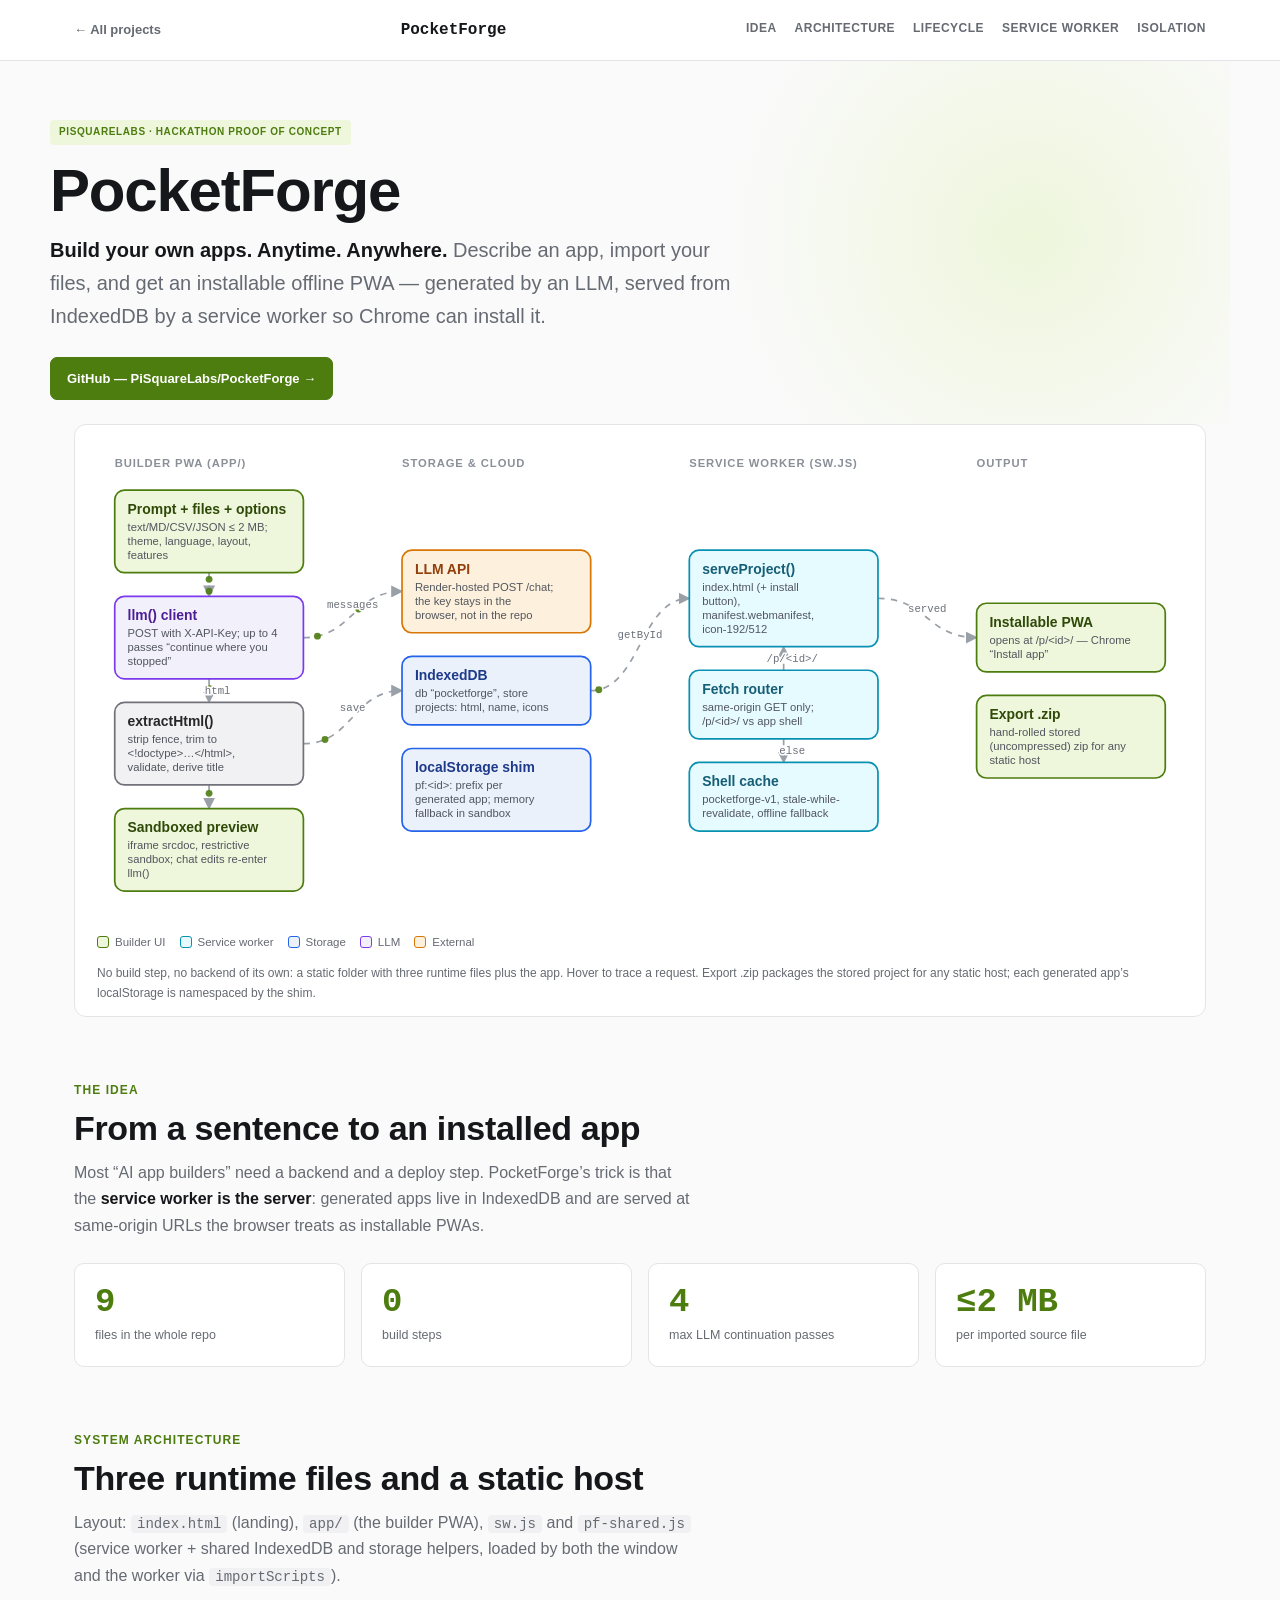
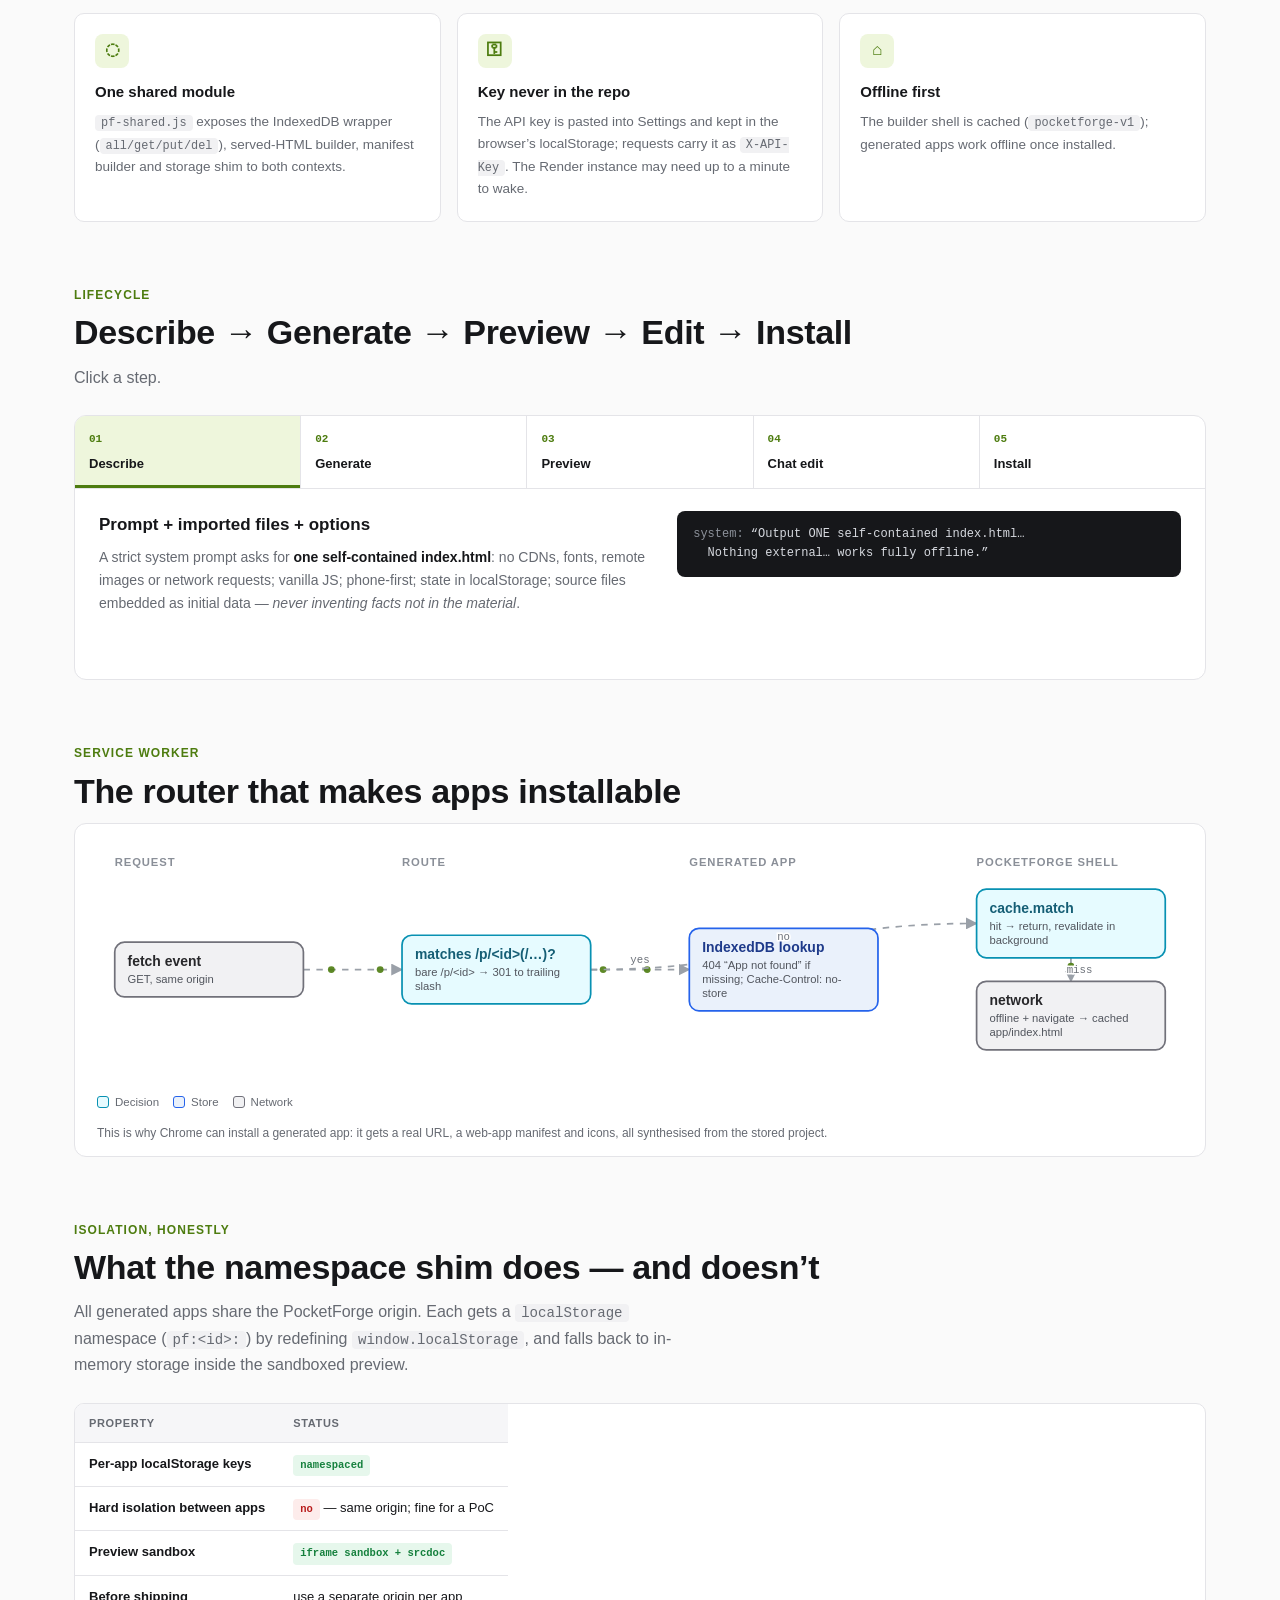
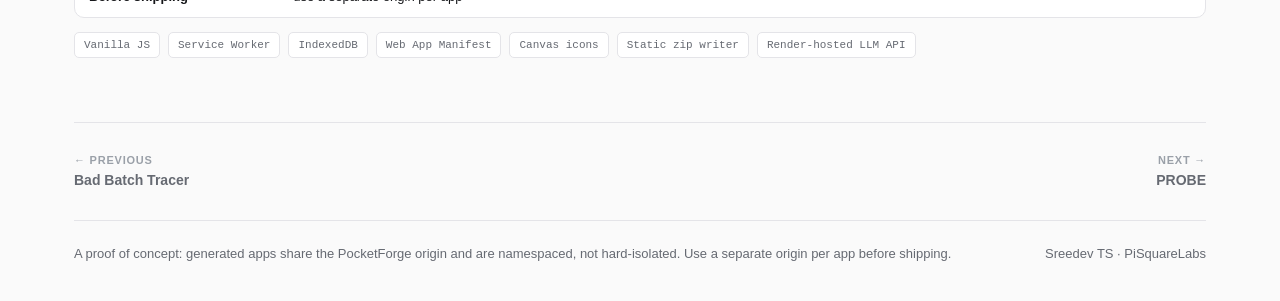
<file: projects/pocketforge.html>
<!DOCTYPE html>
<html lang="en">
<head>
<meta charset="UTF-8">
<meta name="viewport" content="width=device-width, initial-scale=1.0">
<title>PocketForge — Technical Architecture · Sreedev TS</title>
<meta name="description" content="Technical architecture of PocketForge: describe an app, get an installable offline PWA.">
<style>:root{--pc:#6d28d9;--pc-soft:#f2f0fb}</style>
<link rel="stylesheet" href="project.css">
</head>
<body>
<header class="top"><div class="top-in">
  <a class="back" href="../index.html#projects">← All projects</a>
  <span class="top-title">PocketForge</span>
  <nav class="toc"><a href="#idea">Idea</a><a href="#architecture">Architecture</a><a href="#lifecycle">Lifecycle</a><a href="#sw">Service worker</a><a href="#isolation">Isolation</a></nav>
</div><div class="progress"></div></header>

<div class="wrap hero">
  <span class="badge reveal">PiSquareLabs · Hackathon proof of concept</span>
  <h1 class="reveal">PocketForge</h1>
  <p class="lede reveal"><strong>Build your own apps. Anytime. Anywhere.</strong> Describe an app, import your files, and get an installable offline PWA — generated by an LLM, served from IndexedDB by a service worker so Chrome can install it.</p>
  <div class="links reveal"><a class="btn primary" href="https://github.com/PiSquareLabs/PocketForge" target="_blank" rel="noopener">GitHub — PiSquareLabs/PocketForge →</a></div>
</div>
<div class="wrap reveal" id="hero-diagram" style="padding-bottom:8px"><div class="diagram reveal"><svg class="arch" xmlns="http://www.w3.org/2000/svg" xmlns:xlink="http://www.w3.org/1999/xlink" viewBox="0 0 1028 452" role="img"><defs><marker id="pf-ar" viewBox="0 0 10 10" refX="9" refY="5" markerWidth="7" markerHeight="7" orient="auto-start-reverse"><path d="M0,0 L10,5 L0,10 z" fill="#9aa0a8"/></marker></defs><text class="lane-t" x="24" y="22" font-size="10.5" font-weight="700" letter-spacing=".08em" fill="#8a8f98">BUILDER PWA (APP/)</text><text class="lane-t" x="292" y="22" font-size="10.5" font-weight="700" letter-spacing=".08em" fill="#8a8f98">STORAGE &amp; CLOUD</text><text class="lane-t" x="560" y="22" font-size="10.5" font-weight="700" letter-spacing=".08em" fill="#8a8f98">SERVICE WORKER (SW.JS)</text><text class="lane-t" x="828" y="22" font-size="10.5" font-weight="700" letter-spacing=".08em" fill="#8a8f98">OUTPUT</text><path id="pf-e0" class="edge flow" data-from="in" data-to="llm" d="M112.0,121.0 V143.0" marker-end="url(#pf-ar)" stroke="#9aa0a8" stroke-width="1.6" fill="none"/><circle r="3.2" fill="#4d7c0f" opacity="0"><animate attributeName="opacity" from="0" to=".9" dur="0.01s" begin="0.00s" fill="freeze"/><animateMotion dur="2.6s" begin="0.00s" repeatCount="indefinite"><mpath href="#pf-e0"/></animateMotion></circle><circle r="3.2" fill="#4d7c0f" opacity="0"><animate attributeName="opacity" from="0" to=".9" dur="0.01s" begin="1.30s" fill="freeze"/><animateMotion dur="2.6s" begin="1.30s" repeatCount="indefinite"><mpath href="#pf-e0"/></animateMotion></circle><path id="pf-e1" class="edge flow" data-from="llm" data-to="api" d="M200,181.5 C246.0,181.5 246.0,138.5 292,138.5" marker-end="url(#pf-ar)" stroke="#9aa0a8" stroke-width="1.6" fill="none"/><circle r="3.2" fill="#4d7c0f" opacity="0"><animate attributeName="opacity" from="0" to=".9" dur="0.01s" begin="0.37s" fill="freeze"/><animateMotion dur="2.9s" begin="0.37s" repeatCount="indefinite"><mpath href="#pf-e1"/></animateMotion></circle><circle r="3.2" fill="#4d7c0f" opacity="0"><animate attributeName="opacity" from="0" to=".9" dur="0.01s" begin="1.67s" fill="freeze"/><animateMotion dur="2.9s" begin="1.67s" repeatCount="indefinite"><mpath href="#pf-e1"/></animateMotion></circle><path id="pf-e2" class="edge flow" data-from="llm" data-to="ext" d="M112.0,220.0 V242.0" marker-end="url(#pf-ar)" stroke="#9aa0a8" stroke-width="1.6" fill="none"/><circle r="3.2" fill="#4d7c0f" opacity="0"><animate attributeName="opacity" from="0" to=".9" dur="0.01s" begin="0.74s" fill="freeze"/><animateMotion dur="3.2s" begin="0.74s" repeatCount="indefinite"><mpath href="#pf-e2"/></animateMotion></circle><circle r="3.2" fill="#4d7c0f" opacity="0"><animate attributeName="opacity" from="0" to=".9" dur="0.01s" begin="2.04s" fill="freeze"/><animateMotion dur="3.2s" begin="2.04s" repeatCount="indefinite"><mpath href="#pf-e2"/></animateMotion></circle><path id="pf-e3" class="edge flow" data-from="ext" data-to="prev" d="M112.0,319.0 V341.0" marker-end="url(#pf-ar)" stroke="#9aa0a8" stroke-width="1.6" fill="none"/><circle r="3.2" fill="#4d7c0f" opacity="0"><animate attributeName="opacity" from="0" to=".9" dur="0.01s" begin="1.11s" fill="freeze"/><animateMotion dur="2.6s" begin="1.11s" repeatCount="indefinite"><mpath href="#pf-e3"/></animateMotion></circle><circle r="3.2" fill="#4d7c0f" opacity="0"><animate attributeName="opacity" from="0" to=".9" dur="0.01s" begin="2.41s" fill="freeze"/><animateMotion dur="2.6s" begin="2.41s" repeatCount="indefinite"><mpath href="#pf-e3"/></animateMotion></circle><path id="pf-e4" class="edge flow" data-from="ext" data-to="idb" d="M200,280.5 C246.0,280.5 246.0,231.0 292,231.0" marker-end="url(#pf-ar)" stroke="#9aa0a8" stroke-width="1.6" fill="none"/><circle r="3.2" fill="#4d7c0f" opacity="0"><animate attributeName="opacity" from="0" to=".9" dur="0.01s" begin="1.48s" fill="freeze"/><animateMotion dur="2.9s" begin="1.48s" repeatCount="indefinite"><mpath href="#pf-e4"/></animateMotion></circle><circle r="3.2" fill="#4d7c0f" opacity="0"><animate attributeName="opacity" from="0" to=".9" dur="0.01s" begin="2.78s" fill="freeze"/><animateMotion dur="2.9s" begin="2.78s" repeatCount="indefinite"><mpath href="#pf-e4"/></animateMotion></circle><path id="pf-e5" class="edge flow" data-from="idb" data-to="srv" d="M468,231.0 C514.0,231.0 514.0,145.0 560,145.0" marker-end="url(#pf-ar)" stroke="#9aa0a8" stroke-width="1.6" fill="none"/><circle r="3.2" fill="#4d7c0f" opacity="0"><animate attributeName="opacity" from="0" to=".9" dur="0.01s" begin="1.85s" fill="freeze"/><animateMotion dur="3.2s" begin="1.85s" repeatCount="indefinite"><mpath href="#pf-e5"/></animateMotion></circle><circle r="3.2" fill="#4d7c0f" opacity="0"><animate attributeName="opacity" from="0" to=".9" dur="0.01s" begin="3.15s" fill="freeze"/><animateMotion dur="3.2s" begin="3.15s" repeatCount="indefinite"><mpath href="#pf-e5"/></animateMotion></circle><path id="pf-e6" class="edge flow" data-from="sw" data-to="srv" d="M648.0,212.0 V190.0" marker-end="url(#pf-ar)" stroke="#9aa0a8" stroke-width="1.6" fill="none"/><circle r="3.2" fill="#4d7c0f" opacity="0"><animate attributeName="opacity" from="0" to=".9" dur="0.01s" begin="2.22s" fill="freeze"/><animateMotion dur="2.6s" begin="2.22s" repeatCount="indefinite"><mpath href="#pf-e6"/></animateMotion></circle><circle r="3.2" fill="#4d7c0f" opacity="0"><animate attributeName="opacity" from="0" to=".9" dur="0.01s" begin="3.52s" fill="freeze"/><animateMotion dur="2.6s" begin="3.52s" repeatCount="indefinite"><mpath href="#pf-e6"/></animateMotion></circle><path id="pf-e7" class="edge flow" data-from="sw" data-to="shell" d="M648.0,276.0 V298.0" marker-end="url(#pf-ar)" stroke="#9aa0a8" stroke-width="1.6" fill="none"/><circle r="3.2" fill="#4d7c0f" opacity="0"><animate attributeName="opacity" from="0" to=".9" dur="0.01s" begin="2.59s" fill="freeze"/><animateMotion dur="2.9s" begin="2.59s" repeatCount="indefinite"><mpath href="#pf-e7"/></animateMotion></circle><circle r="3.2" fill="#4d7c0f" opacity="0"><animate attributeName="opacity" from="0" to=".9" dur="0.01s" begin="3.89s" fill="freeze"/><animateMotion dur="2.9s" begin="3.89s" repeatCount="indefinite"><mpath href="#pf-e7"/></animateMotion></circle><path id="pf-e8" class="edge flow" data-from="srv" data-to="pwa" d="M736,145.0 C782.0,145.0 782.0,181.5 828,181.5" marker-end="url(#pf-ar)" stroke="#9aa0a8" stroke-width="1.6" fill="none"/><circle r="3.2" fill="#4d7c0f" opacity="0"><animate attributeName="opacity" from="0" to=".9" dur="0.01s" begin="2.96s" fill="freeze"/><animateMotion dur="3.2s" begin="2.96s" repeatCount="indefinite"><mpath href="#pf-e8"/></animateMotion></circle><circle r="3.2" fill="#4d7c0f" opacity="0"><animate attributeName="opacity" from="0" to=".9" dur="0.01s" begin="4.26s" fill="freeze"/><animateMotion dur="3.2s" begin="4.26s" repeatCount="indefinite"><mpath href="#pf-e8"/></animateMotion></circle><g class="node" data-id="in"><title>Prompt + files + options — text/MD/CSV/JSON ≤ 2 MB; theme, language, layout, features</title><rect x="24" y="44.0" width="176" height="77" rx="9" fill="#eef6dc" stroke="#4d7c0f" stroke-width="1.6"/><text x="36" y="66.0" font-size="13" font-weight="700" fill="#2f4a08" font-family="-apple-system,Segoe UI,Roboto,sans-serif">Prompt + files + options</text><text x="36" y="82.0" font-size="10.5" fill="#52565e" font-family="-apple-system,Segoe UI,Roboto,sans-serif">text/MD/CSV/JSON ≤ 2 MB;</text><text x="36" y="95.0" font-size="10.5" fill="#52565e" font-family="-apple-system,Segoe UI,Roboto,sans-serif">theme, language, layout,</text><text x="36" y="108.0" font-size="10.5" fill="#52565e" font-family="-apple-system,Segoe UI,Roboto,sans-serif">features</text></g><g class="node" data-id="llm"><title>llm() client — POST with X-API-Key; up to 4 passes “continue where you stopped”</title><rect x="24" y="143.0" width="176" height="77" rx="9" fill="#f2f0fb" stroke="#7c3aed" stroke-width="1.6"/><text x="36" y="165.0" font-size="13" font-weight="700" fill="#4c1d95" font-family="-apple-system,Segoe UI,Roboto,sans-serif">llm() client</text><text x="36" y="181.0" font-size="10.5" fill="#52565e" font-family="-apple-system,Segoe UI,Roboto,sans-serif">POST with X-API-Key; up to 4</text><text x="36" y="194.0" font-size="10.5" fill="#52565e" font-family="-apple-system,Segoe UI,Roboto,sans-serif">passes “continue where you</text><text x="36" y="207.0" font-size="10.5" fill="#52565e" font-family="-apple-system,Segoe UI,Roboto,sans-serif">stopped”</text></g><g class="node" data-id="ext"><title>extractHtml() — strip fence, trim to &lt;!doctype&gt;…&lt;/html&gt;, validate, derive title</title><rect x="24" y="242.0" width="176" height="77" rx="9" fill="#f1f1f3" stroke="#71717a" stroke-width="1.6"/><text x="36" y="264.0" font-size="13" font-weight="700" fill="#27272a" font-family="-apple-system,Segoe UI,Roboto,sans-serif">extractHtml()</text><text x="36" y="280.0" font-size="10.5" fill="#52565e" font-family="-apple-system,Segoe UI,Roboto,sans-serif">strip fence, trim to</text><text x="36" y="293.0" font-size="10.5" fill="#52565e" font-family="-apple-system,Segoe UI,Roboto,sans-serif">&lt;!doctype&gt;…&lt;/html&gt;,</text><text x="36" y="306.0" font-size="10.5" fill="#52565e" font-family="-apple-system,Segoe UI,Roboto,sans-serif">validate, derive title</text></g><g class="node" data-id="prev"><title>Sandboxed preview — iframe srcdoc, restrictive sandbox; chat edits re-enter llm()</title><rect x="24" y="341.0" width="176" height="77" rx="9" fill="#eef6dc" stroke="#4d7c0f" stroke-width="1.6"/><text x="36" y="363.0" font-size="13" font-weight="700" fill="#2f4a08" font-family="-apple-system,Segoe UI,Roboto,sans-serif">Sandboxed preview</text><text x="36" y="379.0" font-size="10.5" fill="#52565e" font-family="-apple-system,Segoe UI,Roboto,sans-serif">iframe srcdoc, restrictive</text><text x="36" y="392.0" font-size="10.5" fill="#52565e" font-family="-apple-system,Segoe UI,Roboto,sans-serif">sandbox; chat edits re-enter</text><text x="36" y="405.0" font-size="10.5" fill="#52565e" font-family="-apple-system,Segoe UI,Roboto,sans-serif">llm()</text></g><g class="node" data-id="api"><title>LLM API — Render-hosted POST /chat; the key stays in the browser, not in the repo</title><rect x="292" y="100.0" width="176" height="77" rx="9" fill="#fdf0dc" stroke="#d97706" stroke-width="1.6"/><text x="304" y="122.0" font-size="13" font-weight="700" fill="#92400e" font-family="-apple-system,Segoe UI,Roboto,sans-serif">LLM API</text><text x="304" y="138.0" font-size="10.5" fill="#52565e" font-family="-apple-system,Segoe UI,Roboto,sans-serif">Render-hosted POST /chat;</text><text x="304" y="151.0" font-size="10.5" fill="#52565e" font-family="-apple-system,Segoe UI,Roboto,sans-serif">the key stays in the</text><text x="304" y="164.0" font-size="10.5" fill="#52565e" font-family="-apple-system,Segoe UI,Roboto,sans-serif">browser, not in the repo</text></g><g class="node" data-id="idb"><title>IndexedDB — db “pocketforge”, store projects: html, name, icons</title><rect x="292" y="199.0" width="176" height="64" rx="9" fill="#eaf1fb" stroke="#2563eb" stroke-width="1.6"/><text x="304" y="221.0" font-size="13" font-weight="700" fill="#1e3a8a" font-family="-apple-system,Segoe UI,Roboto,sans-serif">IndexedDB</text><text x="304" y="237.0" font-size="10.5" fill="#52565e" font-family="-apple-system,Segoe UI,Roboto,sans-serif">db “pocketforge”, store</text><text x="304" y="250.0" font-size="10.5" fill="#52565e" font-family="-apple-system,Segoe UI,Roboto,sans-serif">projects: html, name, icons</text></g><g class="node" data-id="ls"><title>localStorage shim — pf:&lt;id&gt;: prefix per generated app; memory fallback in sandbox</title><rect x="292" y="285.0" width="176" height="77" rx="9" fill="#eaf1fb" stroke="#2563eb" stroke-width="1.6"/><text x="304" y="307.0" font-size="13" font-weight="700" fill="#1e3a8a" font-family="-apple-system,Segoe UI,Roboto,sans-serif">localStorage shim</text><text x="304" y="323.0" font-size="10.5" fill="#52565e" font-family="-apple-system,Segoe UI,Roboto,sans-serif">pf:&lt;id&gt;: prefix per</text><text x="304" y="336.0" font-size="10.5" fill="#52565e" font-family="-apple-system,Segoe UI,Roboto,sans-serif">generated app; memory</text><text x="304" y="349.0" font-size="10.5" fill="#52565e" font-family="-apple-system,Segoe UI,Roboto,sans-serif">fallback in sandbox</text></g><g class="node" data-id="srv"><title>serveProject() — index.html (+ install button), manifest.webmanifest, icon-192/512</title><rect x="560" y="100.0" width="176" height="90" rx="9" fill="#e6fbff" stroke="#0891b2" stroke-width="1.6"/><text x="572" y="122.0" font-size="13" font-weight="700" fill="#155e75" font-family="-apple-system,Segoe UI,Roboto,sans-serif">serveProject()</text><text x="572" y="138.0" font-size="10.5" fill="#52565e" font-family="-apple-system,Segoe UI,Roboto,sans-serif">index.html (+ install</text><text x="572" y="151.0" font-size="10.5" fill="#52565e" font-family="-apple-system,Segoe UI,Roboto,sans-serif">button),</text><text x="572" y="164.0" font-size="10.5" fill="#52565e" font-family="-apple-system,Segoe UI,Roboto,sans-serif">manifest.webmanifest,</text><text x="572" y="177.0" font-size="10.5" fill="#52565e" font-family="-apple-system,Segoe UI,Roboto,sans-serif">icon-192/512</text></g><g class="node" data-id="sw"><title>Fetch router — same-origin GET only; /p/&lt;id&gt;/ vs app shell</title><rect x="560" y="212.0" width="176" height="64" rx="9" fill="#e6fbff" stroke="#0891b2" stroke-width="1.6"/><text x="572" y="234.0" font-size="13" font-weight="700" fill="#155e75" font-family="-apple-system,Segoe UI,Roboto,sans-serif">Fetch router</text><text x="572" y="250.0" font-size="10.5" fill="#52565e" font-family="-apple-system,Segoe UI,Roboto,sans-serif">same-origin GET only;</text><text x="572" y="263.0" font-size="10.5" fill="#52565e" font-family="-apple-system,Segoe UI,Roboto,sans-serif">/p/&lt;id&gt;/ vs app shell</text></g><g class="node" data-id="shell"><title>Shell cache — pocketforge-v1, stale-while-revalidate, offline fallback</title><rect x="560" y="298.0" width="176" height="64" rx="9" fill="#e6fbff" stroke="#0891b2" stroke-width="1.6"/><text x="572" y="320.0" font-size="13" font-weight="700" fill="#155e75" font-family="-apple-system,Segoe UI,Roboto,sans-serif">Shell cache</text><text x="572" y="336.0" font-size="10.5" fill="#52565e" font-family="-apple-system,Segoe UI,Roboto,sans-serif">pocketforge-v1, stale-while-</text><text x="572" y="349.0" font-size="10.5" fill="#52565e" font-family="-apple-system,Segoe UI,Roboto,sans-serif">revalidate, offline fallback</text></g><g class="node" data-id="pwa"><title>Installable PWA — opens at /p/&lt;id&gt;/ — Chrome “Install app”</title><rect x="828" y="149.5" width="176" height="64" rx="9" fill="#eef6dc" stroke="#4d7c0f" stroke-width="1.6"/><text x="840" y="171.5" font-size="13" font-weight="700" fill="#2f4a08" font-family="-apple-system,Segoe UI,Roboto,sans-serif">Installable PWA</text><text x="840" y="187.5" font-size="10.5" fill="#52565e" font-family="-apple-system,Segoe UI,Roboto,sans-serif">opens at /p/&lt;id&gt;/ — Chrome</text><text x="840" y="200.5" font-size="10.5" fill="#52565e" font-family="-apple-system,Segoe UI,Roboto,sans-serif">“Install app”</text></g><g class="node" data-id="zip"><title>Export .zip — hand-rolled stored (uncompressed) zip for any static host</title><rect x="828" y="235.5" width="176" height="77" rx="9" fill="#eef6dc" stroke="#4d7c0f" stroke-width="1.6"/><text x="840" y="257.5" font-size="13" font-weight="700" fill="#2f4a08" font-family="-apple-system,Segoe UI,Roboto,sans-serif">Export .zip</text><text x="840" y="273.5" font-size="10.5" fill="#52565e" font-family="-apple-system,Segoe UI,Roboto,sans-serif">hand-rolled stored</text><text x="840" y="286.5" font-size="10.5" fill="#52565e" font-family="-apple-system,Segoe UI,Roboto,sans-serif">(uncompressed) zip for any</text><text x="840" y="299.5" font-size="10.5" fill="#52565e" font-family="-apple-system,Segoe UI,Roboto,sans-serif">static host</text></g><text class="elabel" x="246.0" y="154.0" text-anchor="middle" font-size="10" fill="#6b7078" font-family="ui-monospace,Menlo,monospace" paint-order="stroke" stroke="#fff" stroke-width="3">messages</text><text class="elabel" x="120.0" y="234.0" text-anchor="middle" font-size="10" fill="#6b7078" font-family="ui-monospace,Menlo,monospace" paint-order="stroke" stroke="#fff" stroke-width="3">html</text><text class="elabel" x="246.0" y="249.75" text-anchor="middle" font-size="10" fill="#6b7078" font-family="ui-monospace,Menlo,monospace" paint-order="stroke" stroke="#fff" stroke-width="3">save</text><text class="elabel" x="514.0" y="182.0" text-anchor="middle" font-size="10" fill="#6b7078" font-family="ui-monospace,Menlo,monospace" paint-order="stroke" stroke="#fff" stroke-width="3">getById</text><text class="elabel" x="656.0" y="204.0" text-anchor="middle" font-size="10" fill="#6b7078" font-family="ui-monospace,Menlo,monospace" paint-order="stroke" stroke="#fff" stroke-width="3">/p/&lt;id&gt;/</text><text class="elabel" x="656.0" y="290.0" text-anchor="middle" font-size="10" fill="#6b7078" font-family="ui-monospace,Menlo,monospace" paint-order="stroke" stroke="#fff" stroke-width="3">else</text><text class="elabel" x="782.0" y="157.25" text-anchor="middle" font-size="10" fill="#6b7078" font-family="ui-monospace,Menlo,monospace" paint-order="stroke" stroke="#fff" stroke-width="3">served</text></svg><div class="legend"><span><i class="" style="background:#eef6dc;border-color:#4d7c0f"></i>Builder UI</span><span><i class="" style="background:#e6fbff;border-color:#0891b2"></i>Service worker</span><span><i class="" style="background:#eaf1fb;border-color:#2563eb"></i>Storage</span><span><i class="" style="background:#f2f0fb;border-color:#7c3aed"></i>LLM</span><span><i class="" style="background:#fdf0dc;border-color:#d97706"></i>External</span></div><div class="cap">No build step, no backend of its own: a static folder with three runtime files plus the app. Hover to trace a request. Export .zip packages the stored project for any static host; each generated app’s localStorage is namespaced by the shim.</div></div></div>
<section class="blk" id="idea"><div class="wrap"><div class="eyebrow reveal">The idea</div><h2 class="t reveal">From a sentence to an installed app</h2><p class="sub reveal">Most “AI app builders” need a backend and a deploy step. PocketForge’s trick is that the <strong>service worker is the server</strong>: generated apps live in IndexedDB and are served at same-origin URLs the browser treats as installable PWAs.</p><div class="grid g4"><div class="card stat reveal"><div class="n" data-count="9" data-suffix="" data-prefix="">0</div><div class="l">files in the whole repo</div></div><div class="card stat reveal"><div class="n" data-count="0" data-suffix="" data-prefix="">0</div><div class="l">build steps</div></div><div class="card stat reveal"><div class="n" data-count="4" data-suffix="" data-prefix="">0</div><div class="l">max LLM continuation passes</div></div><div class="card stat reveal"><div class="n" data-count="2" data-suffix=" MB" data-prefix="≤">0</div><div class="l">per imported source file</div></div></div></div></section><section class="blk" id="architecture"><div class="wrap"><div class="eyebrow reveal">System architecture</div><h2 class="t reveal">Three runtime files and a static host</h2><p class="sub reveal">Layout: <code>index.html</code> (landing), <code>app/</code> (the builder PWA), <code>sw.js</code> and <code>pf-shared.js</code> (service worker + shared IndexedDB and storage helpers, loaded by both the window and the worker via <code>importScripts</code>).</p><div class="grid g3"><div class="card reveal"><div class="ico">◌</div><h3>One shared module</h3><p><code>pf-shared.js</code> exposes the IndexedDB wrapper (<code>all/get/put/del</code>), served-HTML builder, manifest builder and storage shim to both contexts.</p></div><div class="card reveal"><div class="ico">⚿</div><h3>Key never in the repo</h3><p>The API key is pasted into Settings and kept in the browser’s localStorage; requests carry it as <code>X-API-Key</code>. The Render instance may need up to a minute to wake.</p></div><div class="card reveal"><div class="ico">⌂</div><h3>Offline first</h3><p>The builder shell is cached (<code>pocketforge-v1</code>); generated apps work offline once installed.</p></div></div></div></section><section class="blk" id="lifecycle"><div class="wrap"><div class="eyebrow reveal">Lifecycle</div><h2 class="t reveal">Describe → Generate → Preview → Edit → Install</h2><p class="sub reveal">Click a step.</p><div class="stepper reveal" data-dur="5"><div class="steps"><button class="step" type="button"><b>01</b><span>Describe</span></button><button class="step" type="button"><b>02</b><span>Generate</span></button><button class="step" type="button"><b>03</b><span>Preview</span></button><button class="step" type="button"><b>04</b><span>Chat edit</span></button><button class="step" type="button"><b>05</b><span>Install</span></button></div><div class="panels"><div class="panel"><div><h3>Prompt + imported files + options</h3><p>A strict system prompt asks for <strong>one self-contained index.html</strong>: no CDNs, fonts, remote images or network requests; vanilla JS; phone-first; state in localStorage; source files embedded as initial data — <em>never inventing facts not in the material</em>.</p></div><div><div class="mock"><span class="d">system:</span> “Output ONE self-contained index.html…
  Nothing external… works fully offline.”</div></div></div><div class="panel"><div><h3>LLM call with continuation</h3><p>If the model stops for length, the client re-sends the transcript and asks it to continue — up to four passes — and stitches the output. <code>extractHtml</code> trims to a valid document and repairs a missing close tag.</p></div><div><div class="mock"><span class="d">pass 1</span> finish_reason: <span class="w">length</span>
<span class="d">pass 2</span> “Continue exactly where you stopped.”
<span class="d">pass 2</span> finish_reason: <span class="k">stop</span></div></div></div><div class="panel"><div><h3>Sandboxed iframe</h3><p>The generated HTML is shown in an iframe with a restrictive sandbox (<code>allow-scripts allow-forms allow-modals allow-popups allow-downloads</code>), using <code>srcdoc</code>; inside it storage falls back to memory.</p></div><div><div class="mock">&lt;iframe sandbox="allow-scripts …"
        srcdoc="…generated app…"&gt;</div></div></div><div class="panel"><div><h3>Ask for changes</h3><p>Follow-up requests go through the same <code>llm()</code> path with the conversation history, producing a revised document that replaces the stored project.</p></div><div><div class="mock"><span class="d">you:</span> “make the cards green, add a search box”
<span class="d">→ new html → IndexedDB → preview refresh</span></div></div></div><div class="panel"><div><h3>Own URL, own manifest, own icon</h3><p><strong>Install</strong> opens <code>/p/&lt;id&gt;/</code>, served by the service worker from IndexedDB with a generated manifest and canvas-drawn icons; a floating “Install app” button handles <code>beforeinstallprompt</code>. Or export a host-anywhere <code>.zip</code>.</p></div><div><div class="mock"><span class="d">GET</span> /p/k3x9/            → servedHtml(project)
<span class="d">GET</span> /p/k3x9/manifest.webmanifest
<span class="d">GET</span> /p/k3x9/icon-512.png</div></div></div></div></div></div></section><section class="blk" id="sw"><div class="wrap"><div class="eyebrow reveal">Service worker</div><h2 class="t reveal">The router that makes apps installable</h2><div class="diagram reveal"><svg class="arch" xmlns="http://www.w3.org/2000/svg" xmlns:xlink="http://www.w3.org/1999/xlink" viewBox="0 0 1028 228" role="img"><defs><marker id="sw-ar" viewBox="0 0 10 10" refX="9" refY="5" markerWidth="7" markerHeight="7" orient="auto-start-reverse"><path d="M0,0 L10,5 L0,10 z" fill="#9aa0a8"/></marker></defs><text class="lane-t" x="24" y="22" font-size="10.5" font-weight="700" letter-spacing=".08em" fill="#8a8f98">REQUEST</text><text class="lane-t" x="292" y="22" font-size="10.5" font-weight="700" letter-spacing=".08em" fill="#8a8f98">ROUTE</text><text class="lane-t" x="560" y="22" font-size="10.5" font-weight="700" letter-spacing=".08em" fill="#8a8f98">GENERATED APP</text><text class="lane-t" x="828" y="22" font-size="10.5" font-weight="700" letter-spacing=".08em" fill="#8a8f98">POCKETFORGE SHELL</text><path id="sw-e0" class="edge flow" data-from="rq" data-to="m" d="M200,119.0 C246.0,119.0 246.0,119.0 292,119.0" marker-end="url(#sw-ar)" stroke="#9aa0a8" stroke-width="1.6" fill="none"/><circle r="3.2" fill="#4d7c0f" opacity="0"><animate attributeName="opacity" from="0" to=".9" dur="0.01s" begin="0.00s" fill="freeze"/><animateMotion dur="2.6s" begin="0.00s" repeatCount="indefinite"><mpath href="#sw-e0"/></animateMotion></circle><circle r="3.2" fill="#4d7c0f" opacity="0"><animate attributeName="opacity" from="0" to=".9" dur="0.01s" begin="1.30s" fill="freeze"/><animateMotion dur="2.6s" begin="1.30s" repeatCount="indefinite"><mpath href="#sw-e0"/></animateMotion></circle><path id="sw-e1" class="edge flow" data-from="m" data-to="g" d="M468,119.0 C514.0,119.0 514.0,119.0 560,119.0" marker-end="url(#sw-ar)" stroke="#9aa0a8" stroke-width="1.6" fill="none"/><circle r="3.2" fill="#4d7c0f" opacity="0"><animate attributeName="opacity" from="0" to=".9" dur="0.01s" begin="0.37s" fill="freeze"/><animateMotion dur="2.9s" begin="0.37s" repeatCount="indefinite"><mpath href="#sw-e1"/></animateMotion></circle><circle r="3.2" fill="#4d7c0f" opacity="0"><animate attributeName="opacity" from="0" to=".9" dur="0.01s" begin="1.67s" fill="freeze"/><animateMotion dur="2.9s" begin="1.67s" repeatCount="indefinite"><mpath href="#sw-e1"/></animateMotion></circle><path id="sw-e2" class="edge flow" data-from="m" data-to="c" d="M468,119.0 C648.0,119.0 648.0,76.0 828,76.0" marker-end="url(#sw-ar)" stroke="#9aa0a8" stroke-width="1.6" fill="none"/><circle r="3.2" fill="#4d7c0f" opacity="0"><animate attributeName="opacity" from="0" to=".9" dur="0.01s" begin="0.74s" fill="freeze"/><animateMotion dur="3.2s" begin="0.74s" repeatCount="indefinite"><mpath href="#sw-e2"/></animateMotion></circle><circle r="3.2" fill="#4d7c0f" opacity="0"><animate attributeName="opacity" from="0" to=".9" dur="0.01s" begin="2.04s" fill="freeze"/><animateMotion dur="3.2s" begin="2.04s" repeatCount="indefinite"><mpath href="#sw-e2"/></animateMotion></circle><path id="sw-e3" class="edge flow" data-from="c" data-to="n" d="M916.0,108.0 V130.0" marker-end="url(#sw-ar)" stroke="#9aa0a8" stroke-width="1.6" fill="none"/><circle r="3.2" fill="#4d7c0f" opacity="0"><animate attributeName="opacity" from="0" to=".9" dur="0.01s" begin="1.11s" fill="freeze"/><animateMotion dur="2.6s" begin="1.11s" repeatCount="indefinite"><mpath href="#sw-e3"/></animateMotion></circle><circle r="3.2" fill="#4d7c0f" opacity="0"><animate attributeName="opacity" from="0" to=".9" dur="0.01s" begin="2.41s" fill="freeze"/><animateMotion dur="2.6s" begin="2.41s" repeatCount="indefinite"><mpath href="#sw-e3"/></animateMotion></circle><g class="node" data-id="rq"><title>fetch event — GET, same origin</title><rect x="24" y="93.5" width="176" height="51" rx="9" fill="#f1f1f3" stroke="#71717a" stroke-width="1.6"/><text x="36" y="115.5" font-size="13" font-weight="700" fill="#27272a" font-family="-apple-system,Segoe UI,Roboto,sans-serif">fetch event</text><text x="36" y="131.5" font-size="10.5" fill="#52565e" font-family="-apple-system,Segoe UI,Roboto,sans-serif">GET, same origin</text></g><g class="node" data-id="m"><title>matches /p/&lt;id&gt;(/…)? — bare /p/&lt;id&gt; → 301 to trailing slash</title><rect x="292" y="87.0" width="176" height="64" rx="9" fill="#e6fbff" stroke="#0891b2" stroke-width="1.6"/><text x="304" y="109.0" font-size="13" font-weight="700" fill="#155e75" font-family="-apple-system,Segoe UI,Roboto,sans-serif">matches /p/&lt;id&gt;(/…)?</text><text x="304" y="125.0" font-size="10.5" fill="#52565e" font-family="-apple-system,Segoe UI,Roboto,sans-serif">bare /p/&lt;id&gt; → 301 to trailing</text><text x="304" y="138.0" font-size="10.5" fill="#52565e" font-family="-apple-system,Segoe UI,Roboto,sans-serif">slash</text></g><g class="node" data-id="g"><title>IndexedDB lookup — 404 “App not found” if missing; Cache-Control: no-store</title><rect x="560" y="80.5" width="176" height="77" rx="9" fill="#eaf1fb" stroke="#2563eb" stroke-width="1.6"/><text x="572" y="102.5" font-size="13" font-weight="700" fill="#1e3a8a" font-family="-apple-system,Segoe UI,Roboto,sans-serif">IndexedDB lookup</text><text x="572" y="118.5" font-size="10.5" fill="#52565e" font-family="-apple-system,Segoe UI,Roboto,sans-serif">404 “App not found” if</text><text x="572" y="131.5" font-size="10.5" fill="#52565e" font-family="-apple-system,Segoe UI,Roboto,sans-serif">missing; Cache-Control: no-</text><text x="572" y="144.5" font-size="10.5" fill="#52565e" font-family="-apple-system,Segoe UI,Roboto,sans-serif">store</text></g><g class="node" data-id="c"><title>cache.match — hit → return, revalidate in background</title><rect x="828" y="44.0" width="176" height="64" rx="9" fill="#e6fbff" stroke="#0891b2" stroke-width="1.6"/><text x="840" y="66.0" font-size="13" font-weight="700" fill="#155e75" font-family="-apple-system,Segoe UI,Roboto,sans-serif">cache.match</text><text x="840" y="82.0" font-size="10.5" fill="#52565e" font-family="-apple-system,Segoe UI,Roboto,sans-serif">hit → return, revalidate in</text><text x="840" y="95.0" font-size="10.5" fill="#52565e" font-family="-apple-system,Segoe UI,Roboto,sans-serif">background</text></g><g class="node" data-id="n"><title>network — offline + navigate → cached app/index.html</title><rect x="828" y="130.0" width="176" height="64" rx="9" fill="#f1f1f3" stroke="#71717a" stroke-width="1.6"/><text x="840" y="152.0" font-size="13" font-weight="700" fill="#27272a" font-family="-apple-system,Segoe UI,Roboto,sans-serif">network</text><text x="840" y="168.0" font-size="10.5" fill="#52565e" font-family="-apple-system,Segoe UI,Roboto,sans-serif">offline + navigate → cached</text><text x="840" y="181.0" font-size="10.5" fill="#52565e" font-family="-apple-system,Segoe UI,Roboto,sans-serif">app/index.html</text></g><text class="elabel" x="514.0" y="113.0" text-anchor="middle" font-size="10" fill="#6b7078" font-family="ui-monospace,Menlo,monospace" paint-order="stroke" stroke="#fff" stroke-width="3">yes</text><text class="elabel" x="648.0" y="91.5" text-anchor="middle" font-size="10" fill="#6b7078" font-family="ui-monospace,Menlo,monospace" paint-order="stroke" stroke="#fff" stroke-width="3">no</text><text class="elabel" x="924.0" y="122.0" text-anchor="middle" font-size="10" fill="#6b7078" font-family="ui-monospace,Menlo,monospace" paint-order="stroke" stroke="#fff" stroke-width="3">miss</text></svg><div class="legend"><span><i class="" style="background:#e6fbff;border-color:#0891b2"></i>Decision</span><span><i class="" style="background:#eaf1fb;border-color:#2563eb"></i>Store</span><span><i class="" style="background:#f1f1f3;border-color:#71717a"></i>Network</span></div><div class="cap">This is why Chrome can install a generated app: it gets a real URL, a web-app manifest and icons, all synthesised from the stored project.</div></div></div></section><section class="blk" id="isolation"><div class="wrap"><div class="eyebrow reveal">Isolation, honestly</div><h2 class="t reveal">What the namespace shim does — and doesn’t</h2><p class="sub reveal">All generated apps share the PocketForge origin. Each gets a <code>localStorage</code> namespace (<code>pf:&lt;id&gt;:</code>) by redefining <code>window.localStorage</code>, and falls back to in-memory storage inside the sandboxed preview.</p><table class="tbl reveal"><thead><tr><th>Property</th><th>Status</th></tr></thead><tbody><tr><td>Per-app localStorage keys</td><td><span class="chip ok">namespaced</span></td></tr><tr><td>Hard isolation between apps</td><td><span class="chip no">no</span> — same origin; fine for a PoC</td></tr><tr><td>Preview sandbox</td><td><span class="chip ok">iframe sandbox + srcdoc</span></td></tr><tr><td>Before shipping</td><td>use a separate origin per app</td></tr></tbody></table><div class="tags" style="margin-top:14px"><span class="tag-c">Vanilla JS</span><span class="tag-c">Service Worker</span><span class="tag-c">IndexedDB</span><span class="tag-c">Web App Manifest</span><span class="tag-c">Canvas icons</span><span class="tag-c">Static zip writer</span><span class="tag-c">Render-hosted LLM API</span></div></div></section>
<div class="wrap">
  <div class="nextprev">
    <a href="batchtrace.html"><small>← Previous</small>Bad Batch Tracer</a>
    <a href="probe.html" style="text-align:right"><small>Next →</small>PROBE</a>
  </div>
  <footer class="f"><span>A proof of concept: generated apps share the PocketForge origin and are namespaced, not hard-isolated. Use a separate origin per app before shipping.</span><span>Sreedev TS · PiSquareLabs</span></footer>
</div>
<script src="project.js"></script>
</body>
</html>
</file>
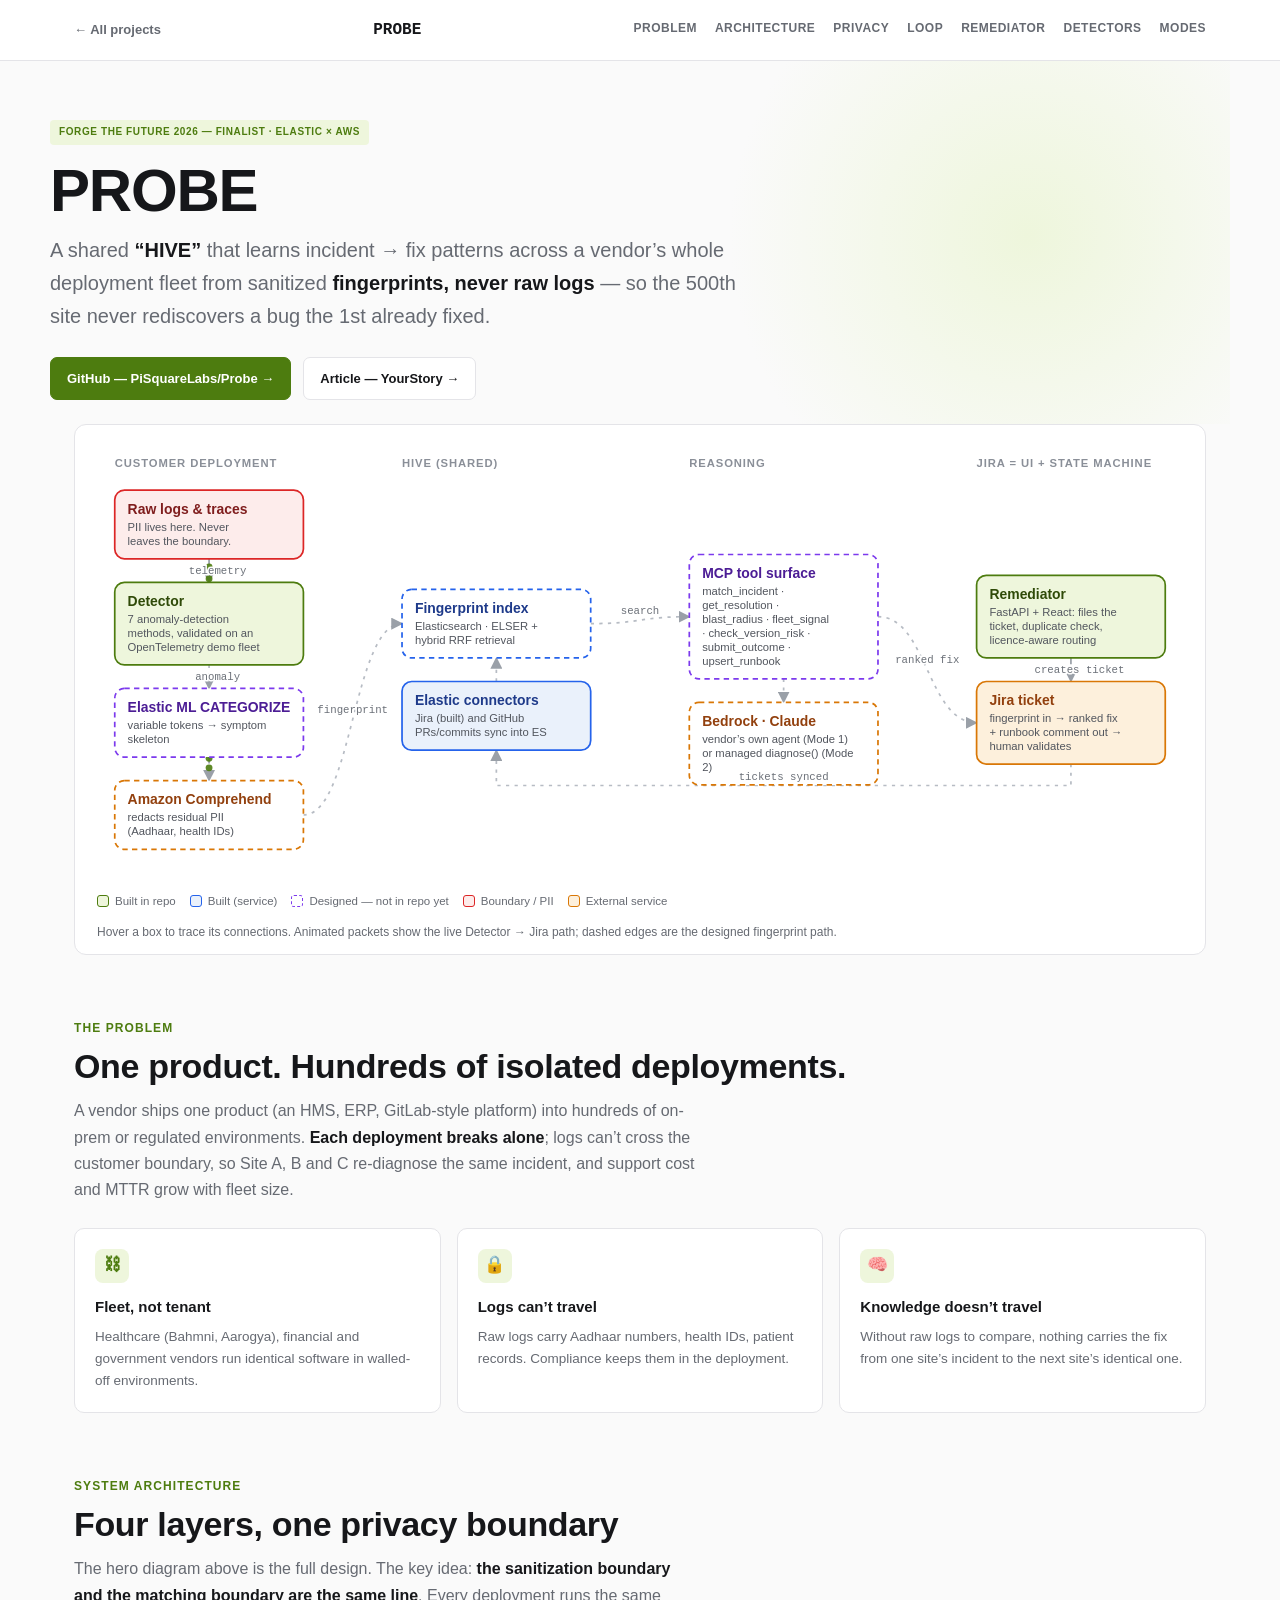
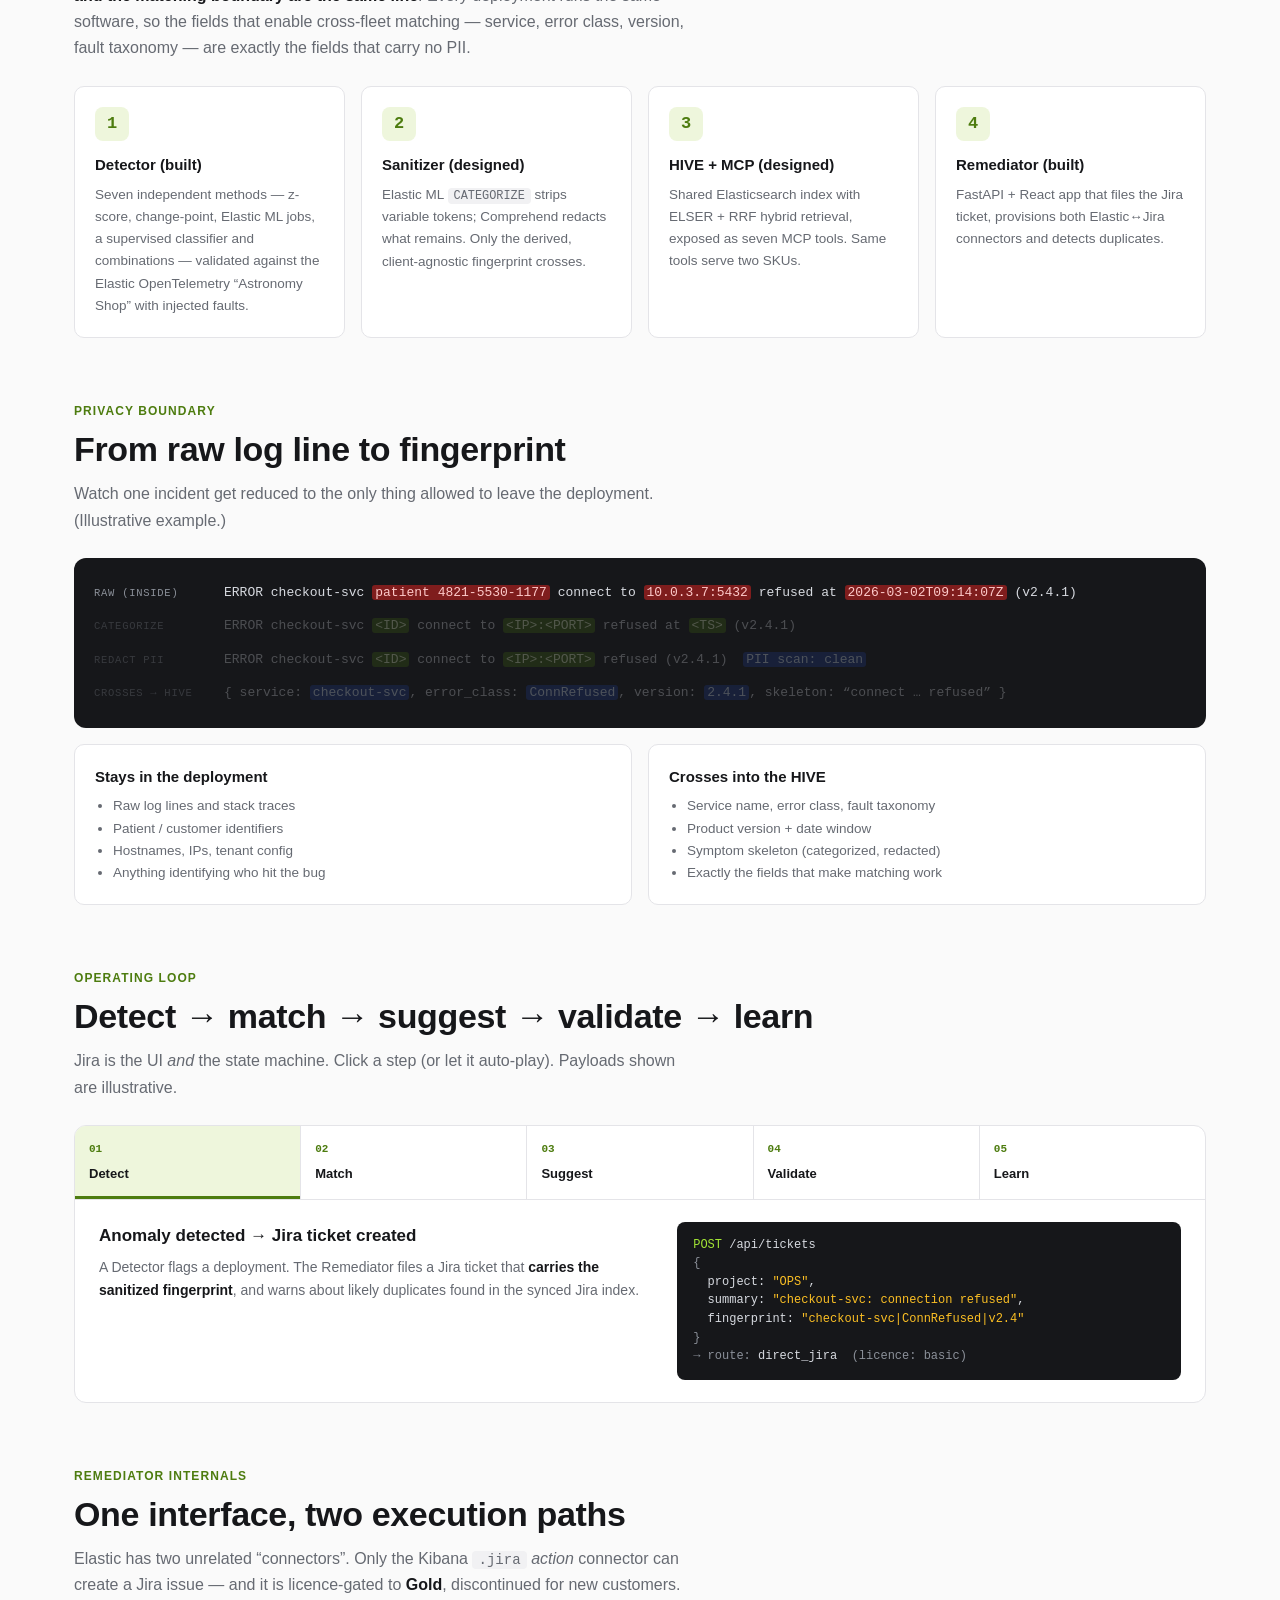
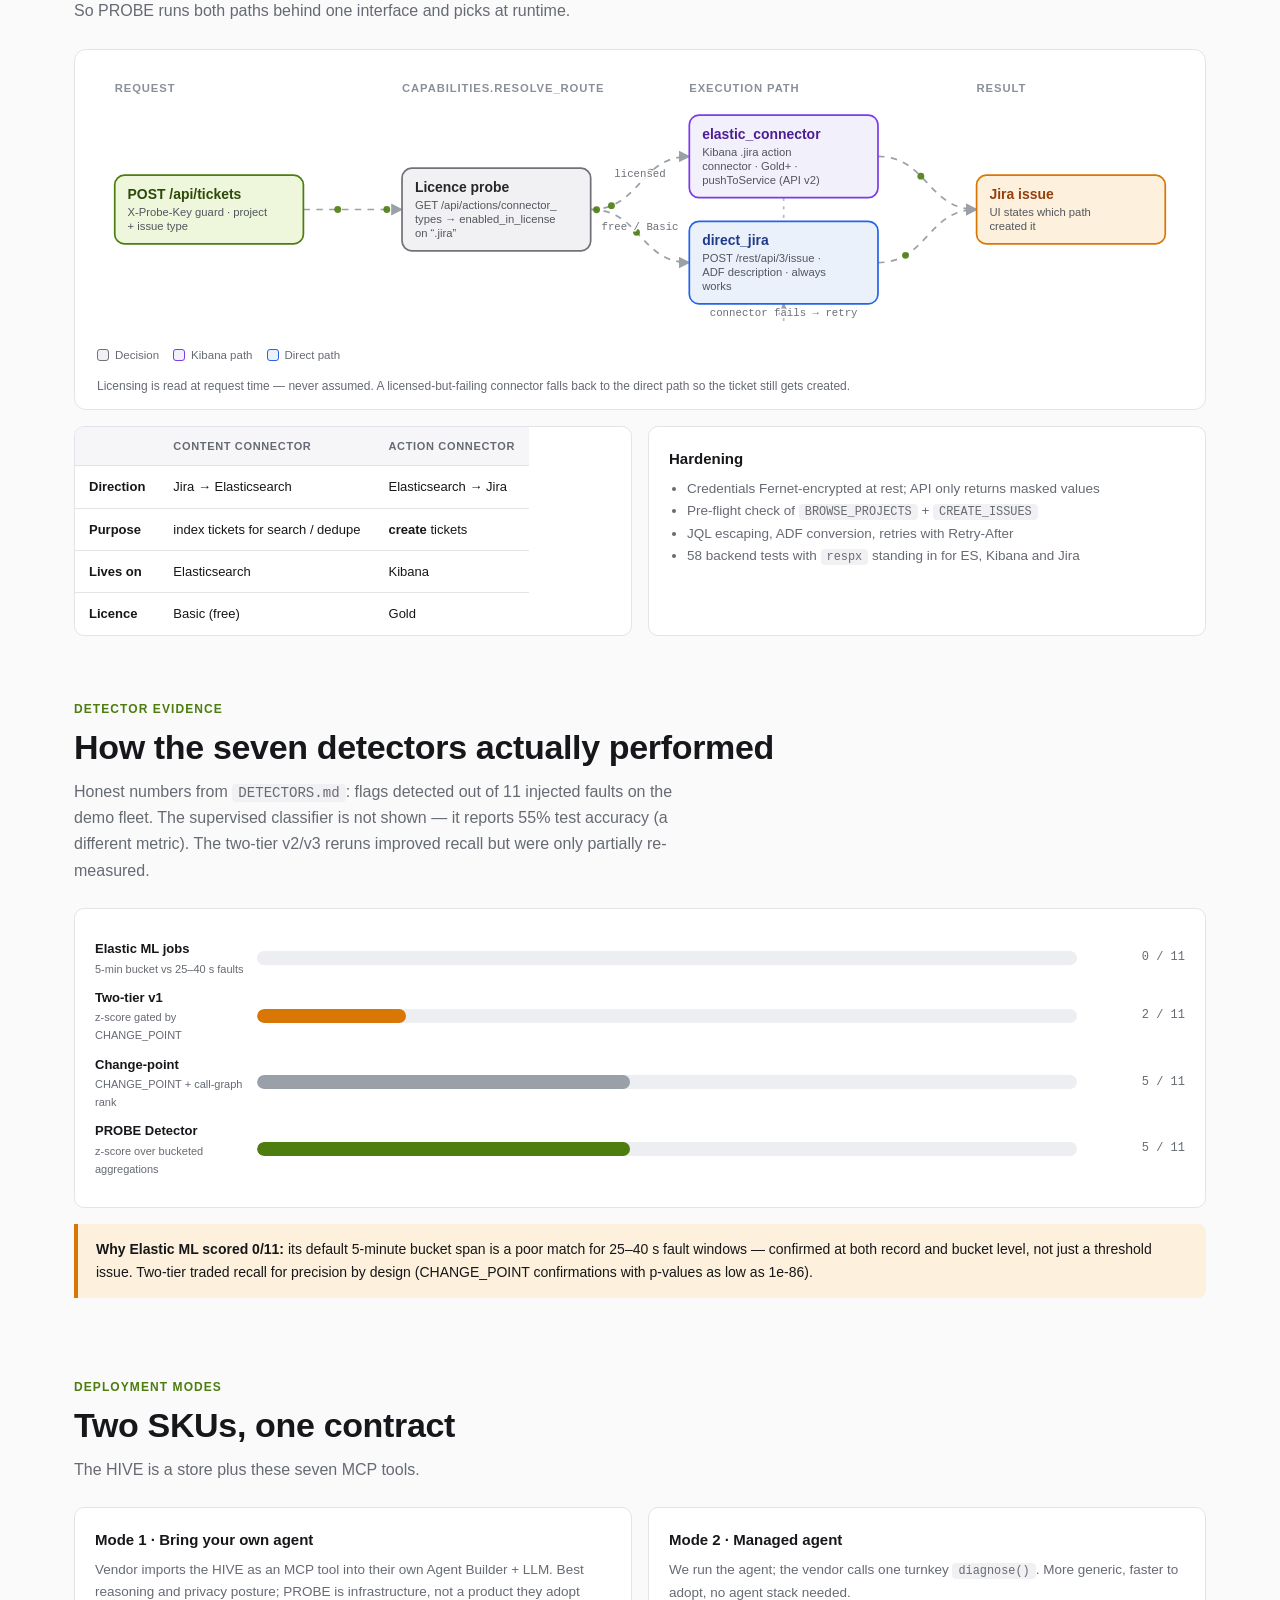
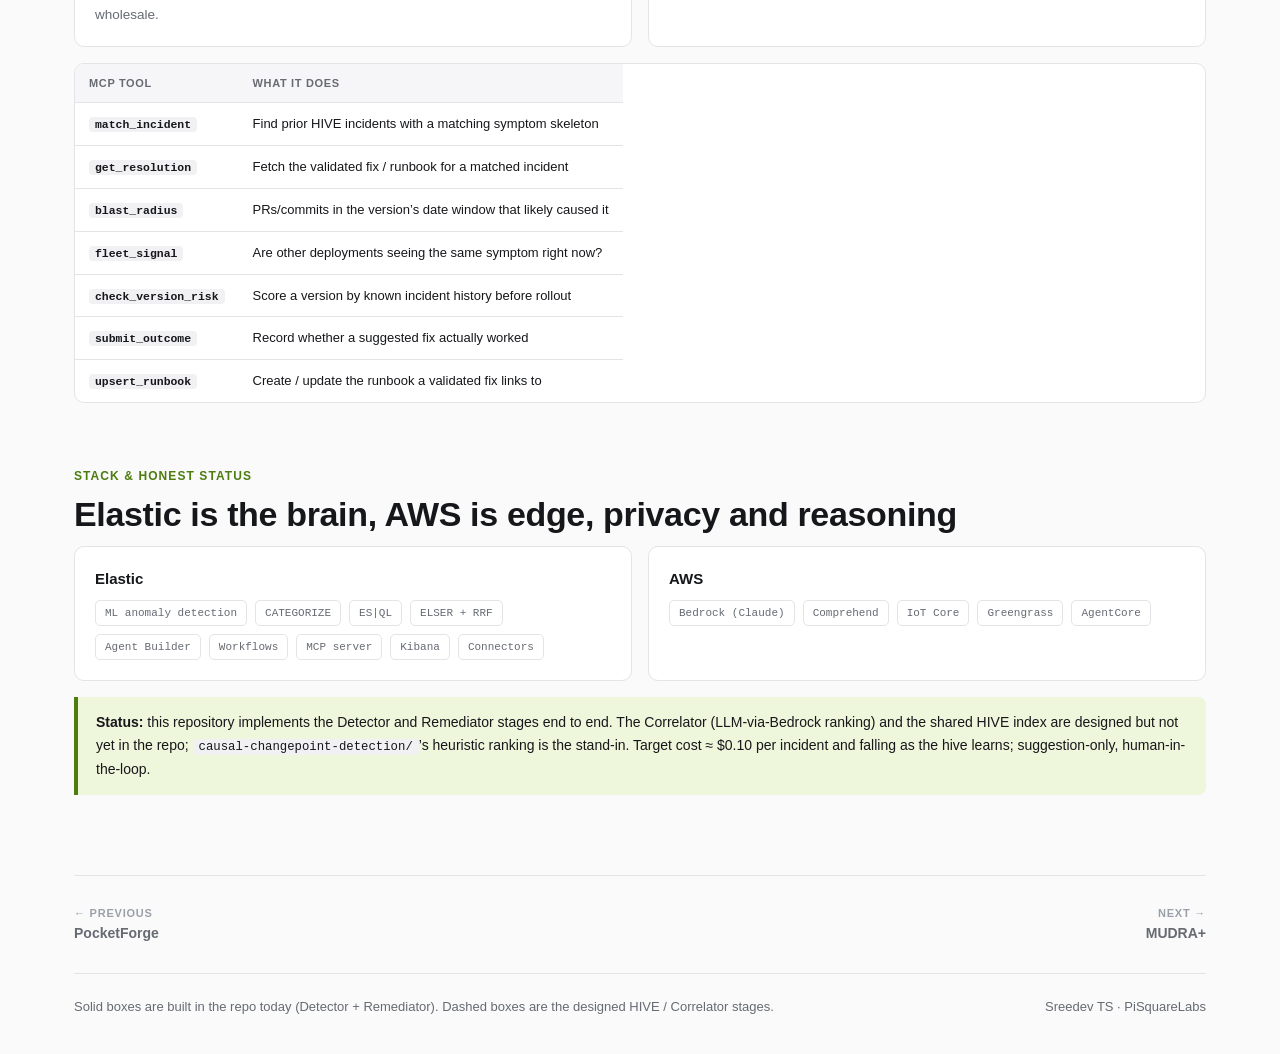
<file: projects/probe.html>
<!DOCTYPE html>
<html lang="en">
<head>
<meta charset="UTF-8">
<meta name="viewport" content="width=device-width, initial-scale=1.0">
<title>PROBE — Technical Architecture · Sreedev TS</title>
<meta name="description" content="Technical architecture of PROBE, a privacy-safe collective operational memory for software vendor fleets.">
<style>:root{--pc:#4d7c0f;--pc-soft:#eef6dc}</style>
<link rel="stylesheet" href="project.css">
</head>
<body>
<header class="top"><div class="top-in">
  <a class="back" href="../index.html#projects">← All projects</a>
  <span class="top-title">PROBE</span>
  <nav class="toc"><a href="#problem">Problem</a><a href="#architecture">Architecture</a><a href="#sanitize">Privacy</a><a href="#loop">Loop</a><a href="#remediator">Remediator</a><a href="#detectors">Detectors</a><a href="#modes">Modes</a></nav>
</div><div class="progress"></div></header>

<div class="wrap hero">
  <span class="badge reveal">Forge the Future 2026 — Finalist · Elastic × AWS</span>
  <h1 class="reveal">PROBE</h1>
  <p class="lede reveal">A shared <strong>“HIVE”</strong> that learns incident → fix patterns across a vendor’s whole deployment fleet from sanitized <strong>fingerprints, never raw logs</strong> — so the 500th site never rediscovers a bug the 1st already fixed.</p>
  <div class="links reveal"><a class="btn primary" href="https://github.com/PiSquareLabs/Probe" target="_blank" rel="noopener">GitHub — PiSquareLabs/Probe →</a><a class="btn" href="https://yourstory.com/2026/09/indias-top-ai-teams-set-battle-elastic-awss-forge-future-hackathon-finale" target="_blank" rel="noopener">Article — YourStory →</a></div>
</div>
<div class="wrap reveal" id="hero-diagram" style="padding-bottom:8px"><div class="diagram reveal"><svg class="arch" xmlns="http://www.w3.org/2000/svg" xmlns:xlink="http://www.w3.org/1999/xlink" viewBox="0 0 1028 413" role="img"><defs><marker id="pb-ar" viewBox="0 0 10 10" refX="9" refY="5" markerWidth="7" markerHeight="7" orient="auto-start-reverse"><path d="M0,0 L10,5 L0,10 z" fill="#9aa0a8"/></marker></defs><text class="lane-t" x="24" y="22" font-size="10.5" font-weight="700" letter-spacing=".08em" fill="#8a8f98">CUSTOMER DEPLOYMENT</text><text class="lane-t" x="292" y="22" font-size="10.5" font-weight="700" letter-spacing=".08em" fill="#8a8f98">HIVE (SHARED)</text><text class="lane-t" x="560" y="22" font-size="10.5" font-weight="700" letter-spacing=".08em" fill="#8a8f98">REASONING</text><text class="lane-t" x="828" y="22" font-size="10.5" font-weight="700" letter-spacing=".08em" fill="#8a8f98">JIRA = UI + STATE MACHINE</text><path id="pb-e0" class="edge flow" data-from="raw" data-to="det" d="M112.0,108.0 V130.0" marker-end="url(#pb-ar)" stroke="#9aa0a8" stroke-width="1.6" fill="none"/><circle r="3.2" fill="#4d7c0f" opacity="0"><animate attributeName="opacity" from="0" to=".9" dur="0.01s" begin="0.00s" fill="freeze"/><animateMotion dur="2.6s" begin="0.00s" repeatCount="indefinite"><mpath href="#pb-e0"/></animateMotion></circle><circle r="3.2" fill="#4d7c0f" opacity="0"><animate attributeName="opacity" from="0" to=".9" dur="0.01s" begin="1.30s" fill="freeze"/><animateMotion dur="2.6s" begin="1.30s" repeatCount="indefinite"><mpath href="#pb-e0"/></animateMotion></circle><path id="pb-e1" class="edge flow back" data-from="det" data-to="cat" d="M112.0,207.0 V229.0" marker-end="url(#pb-ar)" stroke="#9aa0a8" stroke-width="1.6" fill="none" stroke-dasharray="5 5"/><path id="pb-e2" class="edge flow" data-from="cat" data-to="red" d="M112.0,293.0 V315.0" marker-end="url(#pb-ar)" stroke="#9aa0a8" stroke-width="1.6" fill="none"/><circle r="3.2" fill="#4d7c0f" opacity="0"><animate attributeName="opacity" from="0" to=".9" dur="0.01s" begin="0.74s" fill="freeze"/><animateMotion dur="3.2s" begin="0.74s" repeatCount="indefinite"><mpath href="#pb-e2"/></animateMotion></circle><circle r="3.2" fill="#4d7c0f" opacity="0"><animate attributeName="opacity" from="0" to=".9" dur="0.01s" begin="2.04s" fill="freeze"/><animateMotion dur="3.2s" begin="2.04s" repeatCount="indefinite"><mpath href="#pb-e2"/></animateMotion></circle><path id="pb-e3" class="edge flow back" data-from="red" data-to="hive" d="M200,347.0 C246.0,347.0 246.0,168.5 292,168.5" marker-end="url(#pb-ar)" stroke="#9aa0a8" stroke-width="1.6" fill="none" stroke-dasharray="5 5"/><path id="pb-e4" class="edge flow back" data-from="hive" data-to="mcp" d="M468,168.5 C514.0,168.5 514.0,162.0 560,162.0" marker-end="url(#pb-ar)" stroke="#9aa0a8" stroke-width="1.6" fill="none" stroke-dasharray="5 5"/><path id="pb-e5" class="edge flow back" data-from="mcp" data-to="llm" d="M648.0,220.0 V242.0" marker-end="url(#pb-ar)" stroke="#9aa0a8" stroke-width="1.6" fill="none" stroke-dasharray="5 5"/><path id="pb-e6" class="edge flow back" data-from="mcp" data-to="jira" d="M736,162.0 C782.0,162.0 782.0,261.0 828,261.0" marker-end="url(#pb-ar)" stroke="#9aa0a8" stroke-width="1.6" fill="none" stroke-dasharray="5 5"/><path id="pb-e7" class="edge flow back" data-from="sync" data-to="hive" d="M380.0,222.5 V200.5" marker-end="url(#pb-ar)" stroke="#9aa0a8" stroke-width="1.6" fill="none" stroke-dasharray="5 5"/><path id="pb-e8" class="edge flow" data-from="rem" data-to="jira" d="M916.0,200.5 V222.5" marker-end="url(#pb-ar)" stroke="#9aa0a8" stroke-width="1.6" fill="none"/><circle r="3.2" fill="#4d7c0f" opacity="0"><animate attributeName="opacity" from="0" to=".9" dur="0.01s" begin="2.96s" fill="freeze"/><animateMotion dur="3.2s" begin="2.96s" repeatCount="indefinite"><mpath href="#pb-e8"/></animateMotion></circle><circle r="3.2" fill="#4d7c0f" opacity="0"><animate attributeName="opacity" from="0" to=".9" dur="0.01s" begin="4.26s" fill="freeze"/><animateMotion dur="3.2s" begin="4.26s" repeatCount="indefinite"><mpath href="#pb-e8"/></animateMotion></circle><path id="pb-e9" class="edge flow back" data-from="jira" data-to="sync" d="M916.0,299.5 V319.5 H380.0 V286.5" marker-end="url(#pb-ar)" stroke="#9aa0a8" stroke-width="1.6" fill="none" stroke-dasharray="5 5"/><g class="node" data-id="raw"><title>Raw logs &amp; traces — PII lives here. Never leaves the boundary.</title><rect x="24" y="44.0" width="176" height="64" rx="9" fill="#fdeceb" stroke="#dc2626" stroke-width="1.6"/><text x="36" y="66.0" font-size="13" font-weight="700" fill="#7f1d1d" font-family="-apple-system,Segoe UI,Roboto,sans-serif">Raw logs &amp; traces</text><text x="36" y="82.0" font-size="10.5" fill="#52565e" font-family="-apple-system,Segoe UI,Roboto,sans-serif">PII lives here. Never</text><text x="36" y="95.0" font-size="10.5" fill="#52565e" font-family="-apple-system,Segoe UI,Roboto,sans-serif">leaves the boundary.</text></g><g class="node" data-id="det"><title>Detector — 7 anomaly-detection methods, validated on an OpenTelemetry demo fleet</title><rect x="24" y="130.0" width="176" height="77" rx="9" fill="#eef6dc" stroke="#4d7c0f" stroke-width="1.6"/><text x="36" y="152.0" font-size="13" font-weight="700" fill="#2f4a08" font-family="-apple-system,Segoe UI,Roboto,sans-serif">Detector</text><text x="36" y="168.0" font-size="10.5" fill="#52565e" font-family="-apple-system,Segoe UI,Roboto,sans-serif">7 anomaly-detection</text><text x="36" y="181.0" font-size="10.5" fill="#52565e" font-family="-apple-system,Segoe UI,Roboto,sans-serif">methods, validated on an</text><text x="36" y="194.0" font-size="10.5" fill="#52565e" font-family="-apple-system,Segoe UI,Roboto,sans-serif">OpenTelemetry demo fleet</text></g><g class="node" data-id="cat"><title>Elastic ML CATEGORIZE — variable tokens → symptom skeleton</title><rect x="24" y="229.0" width="176" height="64" rx="9" fill="#ffffff" stroke="#7c3aed" stroke-width="1.6" stroke-dasharray="5 4"/><text x="36" y="251.0" font-size="13" font-weight="700" fill="#4c1d95" font-family="-apple-system,Segoe UI,Roboto,sans-serif">Elastic ML CATEGORIZE</text><text x="36" y="267.0" font-size="10.5" fill="#52565e" font-family="-apple-system,Segoe UI,Roboto,sans-serif">variable tokens → symptom</text><text x="36" y="280.0" font-size="10.5" fill="#52565e" font-family="-apple-system,Segoe UI,Roboto,sans-serif">skeleton</text></g><g class="node" data-id="red"><title>Amazon Comprehend — redacts residual PII (Aadhaar, health IDs)</title><rect x="24" y="315.0" width="176" height="64" rx="9" fill="#ffffff" stroke="#d97706" stroke-width="1.6" stroke-dasharray="5 4"/><text x="36" y="337.0" font-size="13" font-weight="700" fill="#92400e" font-family="-apple-system,Segoe UI,Roboto,sans-serif">Amazon Comprehend</text><text x="36" y="353.0" font-size="10.5" fill="#52565e" font-family="-apple-system,Segoe UI,Roboto,sans-serif">redacts residual PII</text><text x="36" y="366.0" font-size="10.5" fill="#52565e" font-family="-apple-system,Segoe UI,Roboto,sans-serif">(Aadhaar, health IDs)</text></g><g class="node" data-id="hive"><title>Fingerprint index — Elasticsearch · ELSER + hybrid RRF retrieval</title><rect x="292" y="136.5" width="176" height="64" rx="9" fill="#ffffff" stroke="#2563eb" stroke-width="1.6" stroke-dasharray="5 4"/><text x="304" y="158.5" font-size="13" font-weight="700" fill="#1e3a8a" font-family="-apple-system,Segoe UI,Roboto,sans-serif">Fingerprint index</text><text x="304" y="174.5" font-size="10.5" fill="#52565e" font-family="-apple-system,Segoe UI,Roboto,sans-serif">Elasticsearch · ELSER +</text><text x="304" y="187.5" font-size="10.5" fill="#52565e" font-family="-apple-system,Segoe UI,Roboto,sans-serif">hybrid RRF retrieval</text></g><g class="node" data-id="sync"><title>Elastic connectors — Jira (built) and GitHub PRs/commits sync into ES</title><rect x="292" y="222.5" width="176" height="64" rx="9" fill="#eaf1fb" stroke="#2563eb" stroke-width="1.6"/><text x="304" y="244.5" font-size="13" font-weight="700" fill="#1e3a8a" font-family="-apple-system,Segoe UI,Roboto,sans-serif">Elastic connectors</text><text x="304" y="260.5" font-size="10.5" fill="#52565e" font-family="-apple-system,Segoe UI,Roboto,sans-serif">Jira (built) and GitHub</text><text x="304" y="273.5" font-size="10.5" fill="#52565e" font-family="-apple-system,Segoe UI,Roboto,sans-serif">PRs/commits sync into ES</text></g><g class="node" data-id="mcp"><title>MCP tool surface — match_incident · get_resolution · blast_radius · fleet_signal · check_version_risk · submit_outcome · upsert_runbook</title><rect x="560" y="104.0" width="176" height="116" rx="9" fill="#ffffff" stroke="#7c3aed" stroke-width="1.6" stroke-dasharray="5 4"/><text x="572" y="126.0" font-size="13" font-weight="700" fill="#4c1d95" font-family="-apple-system,Segoe UI,Roboto,sans-serif">MCP tool surface</text><text x="572" y="142.0" font-size="10.5" fill="#52565e" font-family="-apple-system,Segoe UI,Roboto,sans-serif">match_incident ·</text><text x="572" y="155.0" font-size="10.5" fill="#52565e" font-family="-apple-system,Segoe UI,Roboto,sans-serif">get_resolution ·</text><text x="572" y="168.0" font-size="10.5" fill="#52565e" font-family="-apple-system,Segoe UI,Roboto,sans-serif">blast_radius · fleet_signal</text><text x="572" y="181.0" font-size="10.5" fill="#52565e" font-family="-apple-system,Segoe UI,Roboto,sans-serif">· check_version_risk ·</text><text x="572" y="194.0" font-size="10.5" fill="#52565e" font-family="-apple-system,Segoe UI,Roboto,sans-serif">submit_outcome ·</text><text x="572" y="207.0" font-size="10.5" fill="#52565e" font-family="-apple-system,Segoe UI,Roboto,sans-serif">upsert_runbook</text></g><g class="node" data-id="llm"><title>Bedrock · Claude — vendor’s own agent (Mode 1) or managed diagnose() (Mode 2)</title><rect x="560" y="242.0" width="176" height="77" rx="9" fill="#ffffff" stroke="#d97706" stroke-width="1.6" stroke-dasharray="5 4"/><text x="572" y="264.0" font-size="13" font-weight="700" fill="#92400e" font-family="-apple-system,Segoe UI,Roboto,sans-serif">Bedrock · Claude</text><text x="572" y="280.0" font-size="10.5" fill="#52565e" font-family="-apple-system,Segoe UI,Roboto,sans-serif">vendor’s own agent (Mode 1)</text><text x="572" y="293.0" font-size="10.5" fill="#52565e" font-family="-apple-system,Segoe UI,Roboto,sans-serif">or managed diagnose() (Mode</text><text x="572" y="306.0" font-size="10.5" fill="#52565e" font-family="-apple-system,Segoe UI,Roboto,sans-serif">2)</text></g><g class="node" data-id="rem"><title>Remediator — FastAPI + React: files the ticket, duplicate check, licence-aware routing</title><rect x="828" y="123.5" width="176" height="77" rx="9" fill="#eef6dc" stroke="#4d7c0f" stroke-width="1.6"/><text x="840" y="145.5" font-size="13" font-weight="700" fill="#2f4a08" font-family="-apple-system,Segoe UI,Roboto,sans-serif">Remediator</text><text x="840" y="161.5" font-size="10.5" fill="#52565e" font-family="-apple-system,Segoe UI,Roboto,sans-serif">FastAPI + React: files the</text><text x="840" y="174.5" font-size="10.5" fill="#52565e" font-family="-apple-system,Segoe UI,Roboto,sans-serif">ticket, duplicate check,</text><text x="840" y="187.5" font-size="10.5" fill="#52565e" font-family="-apple-system,Segoe UI,Roboto,sans-serif">licence-aware routing</text></g><g class="node" data-id="jira"><title>Jira ticket — fingerprint in → ranked fix + runbook comment out → human validates</title><rect x="828" y="222.5" width="176" height="77" rx="9" fill="#fdf0dc" stroke="#d97706" stroke-width="1.6"/><text x="840" y="244.5" font-size="13" font-weight="700" fill="#92400e" font-family="-apple-system,Segoe UI,Roboto,sans-serif">Jira ticket</text><text x="840" y="260.5" font-size="10.5" fill="#52565e" font-family="-apple-system,Segoe UI,Roboto,sans-serif">fingerprint in → ranked fix</text><text x="840" y="273.5" font-size="10.5" fill="#52565e" font-family="-apple-system,Segoe UI,Roboto,sans-serif">+ runbook comment out →</text><text x="840" y="286.5" font-size="10.5" fill="#52565e" font-family="-apple-system,Segoe UI,Roboto,sans-serif">human validates</text></g><text class="elabel" x="120.0" y="122.0" text-anchor="middle" font-size="10" fill="#6b7078" font-family="ui-monospace,Menlo,monospace" paint-order="stroke" stroke="#fff" stroke-width="3">telemetry</text><text class="elabel" x="120.0" y="221.0" text-anchor="middle" font-size="10" fill="#6b7078" font-family="ui-monospace,Menlo,monospace" paint-order="stroke" stroke="#fff" stroke-width="3">anomaly</text><text class="elabel" x="246.0" y="251.75" text-anchor="middle" font-size="10" fill="#6b7078" font-family="ui-monospace,Menlo,monospace" paint-order="stroke" stroke="#fff" stroke-width="3">fingerprint</text><text class="elabel" x="514.0" y="159.25" text-anchor="middle" font-size="10" fill="#6b7078" font-family="ui-monospace,Menlo,monospace" paint-order="stroke" stroke="#fff" stroke-width="3">search</text><text class="elabel" x="782.0" y="205.5" text-anchor="middle" font-size="10" fill="#6b7078" font-family="ui-monospace,Menlo,monospace" paint-order="stroke" stroke="#fff" stroke-width="3">ranked fix</text><text class="elabel" x="924.0" y="214.5" text-anchor="middle" font-size="10" fill="#6b7078" font-family="ui-monospace,Menlo,monospace" paint-order="stroke" stroke="#fff" stroke-width="3">creates ticket</text><text class="elabel" x="648.0" y="314.5" text-anchor="middle" font-size="10" fill="#6b7078" font-family="ui-monospace,Menlo,monospace" paint-order="stroke" stroke="#fff" stroke-width="3">tickets synced</text></svg><div class="legend"><span><i class="" style="background:#eef6dc;border-color:#4d7c0f"></i>Built in repo</span><span><i class="" style="background:#eaf1fb;border-color:#2563eb"></i>Built (service)</span><span><i class="pl" style="background:#f2f0fb;border-color:#7c3aed"></i>Designed — not in repo yet</span><span><i class="" style="background:#fdeceb;border-color:#dc2626"></i>Boundary / PII</span><span><i class="" style="background:#fdf0dc;border-color:#d97706"></i>External service</span></div><div class="cap">Hover a box to trace its connections. Animated packets show the live Detector → Jira path; dashed edges are the designed fingerprint path.</div></div></div>
<section class="blk" id="problem"><div class="wrap"><div class="eyebrow reveal">The problem</div><h2 class="t reveal">One product. Hundreds of isolated deployments.</h2><p class="sub reveal">A vendor ships one product (an HMS, ERP, GitLab-style platform) into hundreds of on-prem or regulated environments. <strong>Each deployment breaks alone</strong>; logs can’t cross the customer boundary, so Site A, B and C re-diagnose the same incident, and support cost and MTTR grow with fleet size.</p><div class="grid g3"><div class="card reveal"><div class="ico">⛓</div><h3>Fleet, not tenant</h3><p>Healthcare (Bahmni, Aarogya), financial and government vendors run identical software in walled-off environments.</p></div><div class="card reveal"><div class="ico">🔒</div><h3>Logs can’t travel</h3><p>Raw logs carry Aadhaar numbers, health IDs, patient records. Compliance keeps them in the deployment.</p></div><div class="card reveal"><div class="ico">🧠</div><h3>Knowledge doesn’t travel</h3><p>Without raw logs to compare, nothing carries the fix from one site’s incident to the next site’s identical one.</p></div></div></div></section><section class="blk" id="architecture"><div class="wrap"><div class="eyebrow reveal">System architecture</div><h2 class="t reveal">Four layers, one privacy boundary</h2><p class="sub reveal">The hero diagram above is the full design. The key idea: <strong>the sanitization boundary and the matching boundary are the same line</strong>. Every deployment runs the same software, so the fields that enable cross-fleet matching — service, error class, version, fault taxonomy — are exactly the fields that carry no PII.</p><div class="grid g4"><div class="card reveal"><div class="ico">1</div><h3>Detector (built)</h3><p>Seven independent methods — z-score, change-point, Elastic ML jobs, a supervised classifier and combinations — validated against the Elastic OpenTelemetry “Astronomy Shop” with injected faults.</p></div><div class="card reveal"><div class="ico">2</div><h3>Sanitizer (designed)</h3><p>Elastic ML <code>CATEGORIZE</code> strips variable tokens; Comprehend redacts what remains. Only the derived, client-agnostic fingerprint crosses.</p></div><div class="card reveal"><div class="ico">3</div><h3>HIVE + MCP (designed)</h3><p>Shared Elasticsearch index with ELSER + RRF hybrid retrieval, exposed as seven MCP tools. Same tools serve two SKUs.</p></div><div class="card reveal"><div class="ico">4</div><h3>Remediator (built)</h3><p>FastAPI + React app that files the Jira ticket, provisions both Elastic↔Jira connectors and detects duplicates.</p></div></div></div></section><section class="blk" id="sanitize"><div class="wrap"><div class="eyebrow reveal">Privacy boundary</div><h2 class="t reveal">From raw log line to fingerprint</h2><p class="sub reveal">Watch one incident get reduced to the only thing allowed to leave the deployment. (Illustrative example.)</p><div class="morph reveal"><div class="row"><span class="tag">raw (inside)</span><span class="txt">ERROR checkout-svc <mark class="x">patient 4821-5530-1177</mark> connect to <mark class="x">10.0.3.7:5432</mark> refused at <mark class="x">2026-03-02T09:14:07Z</mark> (v2.4.1)</span></div><div class="row"><span class="tag">categorize</span><span class="txt">ERROR checkout-svc <mark>&lt;ID&gt;</mark> connect to <mark>&lt;IP&gt;:&lt;PORT&gt;</mark> refused at <mark>&lt;TS&gt;</mark> (v2.4.1)</span></div><div class="row"><span class="tag">redact PII</span><span class="txt">ERROR checkout-svc <mark>&lt;ID&gt;</mark> connect to <mark>&lt;IP&gt;:&lt;PORT&gt;</mark> refused (v2.4.1)  <mark class="b">PII scan: clean</mark></span></div><div class="row"><span class="tag">crosses → HIVE</span><span class="txt">{ service: <mark class="b">checkout-svc</mark>, error_class: <mark class="b">ConnRefused</mark>, version: <mark class="b">2.4.1</mark>, skeleton: “connect … refused” }</span></div></div><div class="grid g2" style="margin-top:16px"><div class="card reveal"><h3>Stays in the deployment</h3><ul><li>Raw log lines and stack traces</li><li>Patient / customer identifiers</li><li>Hostnames, IPs, tenant config</li><li>Anything identifying who hit the bug</li></ul></div><div class="card reveal"><h3>Crosses into the HIVE</h3><ul><li>Service name, error class, fault taxonomy</li><li>Product version + date window</li><li>Symptom skeleton (categorized, redacted)</li><li>Exactly the fields that make matching work</li></ul></div></div></div></section><section class="blk" id="loop"><div class="wrap"><div class="eyebrow reveal">Operating loop</div><h2 class="t reveal">Detect → match → suggest → validate → learn</h2><p class="sub reveal">Jira is the UI <em>and</em> the state machine. Click a step (or let it auto-play). Payloads shown are illustrative.</p><div class="stepper reveal" data-dur="5"><div class="steps"><button class="step" type="button"><b>01</b><span>Detect</span></button><button class="step" type="button"><b>02</b><span>Match</span></button><button class="step" type="button"><b>03</b><span>Suggest</span></button><button class="step" type="button"><b>04</b><span>Validate</span></button><button class="step" type="button"><b>05</b><span>Learn</span></button></div><div class="panels"><div class="panel"><div><h3>Anomaly detected → Jira ticket created</h3><p>A Detector flags a deployment. The Remediator files a Jira ticket that <strong>carries the sanitized fingerprint</strong>, and warns about likely duplicates found in the synced Jira index.</p></div><div><div class="mock"><span class="k">POST</span> /api/tickets
<span class="d">{</span>
  project: <span class="w">"OPS"</span>,
  summary: <span class="w">"checkout-svc: connection refused"</span>,
  fingerprint: <span class="w">"checkout-svc|ConnRefused|v2.4"</span>
<span class="d">}</span>
<span class="d">→ route:</span> direct_jira  <span class="d">(licence: basic)</span></div></div></div><div class="panel"><div><h3>Agent searches the HIVE</h3><p>Fingerprints are matched against prior incidents <strong>across the whole fleet</strong> using hybrid retrieval (ELSER + keyword, fused with RRF) — same software everywhere, so service, error class and version line up.</p></div><div><div class="mock"><span class="d">match_incident(</span>fingerprint<span class="d">)</span>
  #1  site-A  2026-03  sim <span class="k">0.91</span>
  #2  site-F  2026-05  sim <span class="k">0.88</span>
  #3  site-K  2026-06  sim <span class="w">0.74</span>
<span class="d">fleet_signal → 3 other sites seeing it now</span></div></div></div><div class="panel"><div><h3>Ranked remediation posted as a Jira comment</h3><p>Ranked fixes + runbooks + a <strong>confidence score and why it matched</strong>, posted back as a comment. <strong>Suggestion-only</strong> — nothing is applied automatically.</p></div><div><div class="mock"><span class="k">PROBE</span> commented:
  Likely cause: pool exhaustion after v2.4
  Fix: raise <span class="w">db.pool.max</span> to 40, restart
  Runbook: <span class="d">RB-112</span>  Confidence: <span class="k">0.86</span>
  Why: same skeleton at 2 sites, same version window</div></div></div><div class="panel"><div><h3>Human confirms or corrects</h3><p>The engineer pings back with new info, corrects the agent, or confirms. Only a human moves the ticket to <strong>COMPLETE</strong>. Jira is the state machine — there is no custom workflow engine.</p></div><div><div class="mock"><span class="d">status:</span> In Progress → <span class="k">COMPLETE</span>
<span class="d">submit_outcome(</span>ticket, worked=<span class="k">true</span><span class="d">)</span></div></div></div><div class="panel"><div><h3>Runbook created or updated</h3><p>On validation the agent <strong>upserts a runbook</strong> and links it to the anomaly, incident, remediation, ticket and author. Each validated fix makes the next search better; later matches need less reasoning, not more.</p></div><div><div class="mock"><span class="d">upsert_runbook(</span>RB-112<span class="d">)</span>
  links: anomaly · incident · remediation
         ticket · author
<span class="k">hive size +1</span></div></div></div></div></div></div></section><section class="blk" id="remediator"><div class="wrap"><div class="eyebrow reveal">Remediator internals</div><h2 class="t reveal">One interface, two execution paths</h2><p class="sub reveal">Elastic has two unrelated “connectors”. Only the Kibana <code>.jira</code> <em>action</em> connector can create a Jira issue — and it is licence-gated to <strong>Gold</strong>, discontinued for new customers. So PROBE runs both paths behind one interface and picks at runtime.</p><div class="diagram reveal"><svg class="arch" xmlns="http://www.w3.org/2000/svg" xmlns:xlink="http://www.w3.org/1999/xlink" viewBox="0 0 1028 254" role="img"><defs><marker id="pr-ar" viewBox="0 0 10 10" refX="9" refY="5" markerWidth="7" markerHeight="7" orient="auto-start-reverse"><path d="M0,0 L10,5 L0,10 z" fill="#9aa0a8"/></marker></defs><text class="lane-t" x="24" y="22" font-size="10.5" font-weight="700" letter-spacing=".08em" fill="#8a8f98">REQUEST</text><text class="lane-t" x="292" y="22" font-size="10.5" font-weight="700" letter-spacing=".08em" fill="#8a8f98">CAPABILITIES.RESOLVE_ROUTE</text><text class="lane-t" x="560" y="22" font-size="10.5" font-weight="700" letter-spacing=".08em" fill="#8a8f98">EXECUTION PATH</text><text class="lane-t" x="828" y="22" font-size="10.5" font-weight="700" letter-spacing=".08em" fill="#8a8f98">RESULT</text><path id="pr-e0" class="edge flow" data-from="req" data-to="lic" d="M200,132.0 C246.0,132.0 246.0,132.0 292,132.0" marker-end="url(#pr-ar)" stroke="#9aa0a8" stroke-width="1.6" fill="none"/><circle r="3.2" fill="#4d7c0f" opacity="0"><animate attributeName="opacity" from="0" to=".9" dur="0.01s" begin="0.00s" fill="freeze"/><animateMotion dur="2.6s" begin="0.00s" repeatCount="indefinite"><mpath href="#pr-e0"/></animateMotion></circle><circle r="3.2" fill="#4d7c0f" opacity="0"><animate attributeName="opacity" from="0" to=".9" dur="0.01s" begin="1.30s" fill="freeze"/><animateMotion dur="2.6s" begin="1.30s" repeatCount="indefinite"><mpath href="#pr-e0"/></animateMotion></circle><path id="pr-e1" class="edge flow" data-from="lic" data-to="conn" d="M468,132.0 C514.0,132.0 514.0,82.5 560,82.5" marker-end="url(#pr-ar)" stroke="#9aa0a8" stroke-width="1.6" fill="none"/><circle r="3.2" fill="#4d7c0f" opacity="0"><animate attributeName="opacity" from="0" to=".9" dur="0.01s" begin="0.37s" fill="freeze"/><animateMotion dur="2.9s" begin="0.37s" repeatCount="indefinite"><mpath href="#pr-e1"/></animateMotion></circle><circle r="3.2" fill="#4d7c0f" opacity="0"><animate attributeName="opacity" from="0" to=".9" dur="0.01s" begin="1.67s" fill="freeze"/><animateMotion dur="2.9s" begin="1.67s" repeatCount="indefinite"><mpath href="#pr-e1"/></animateMotion></circle><path id="pr-e2" class="edge flow" data-from="lic" data-to="dir" d="M468,132.0 C514.0,132.0 514.0,181.5 560,181.5" marker-end="url(#pr-ar)" stroke="#9aa0a8" stroke-width="1.6" fill="none"/><circle r="3.2" fill="#4d7c0f" opacity="0"><animate attributeName="opacity" from="0" to=".9" dur="0.01s" begin="0.74s" fill="freeze"/><animateMotion dur="3.2s" begin="0.74s" repeatCount="indefinite"><mpath href="#pr-e2"/></animateMotion></circle><circle r="3.2" fill="#4d7c0f" opacity="0"><animate attributeName="opacity" from="0" to=".9" dur="0.01s" begin="2.04s" fill="freeze"/><animateMotion dur="3.2s" begin="2.04s" repeatCount="indefinite"><mpath href="#pr-e2"/></animateMotion></circle><path id="pr-e3" class="edge flow" data-from="conn" data-to="iss" d="M736,82.5 C782.0,82.5 782.0,132.0 828,132.0" marker-end="url(#pr-ar)" stroke="#9aa0a8" stroke-width="1.6" fill="none"/><circle r="3.2" fill="#4d7c0f" opacity="0"><animate attributeName="opacity" from="0" to=".9" dur="0.01s" begin="1.11s" fill="freeze"/><animateMotion dur="2.6s" begin="1.11s" repeatCount="indefinite"><mpath href="#pr-e3"/></animateMotion></circle><circle r="3.2" fill="#4d7c0f" opacity="0"><animate attributeName="opacity" from="0" to=".9" dur="0.01s" begin="2.41s" fill="freeze"/><animateMotion dur="2.6s" begin="2.41s" repeatCount="indefinite"><mpath href="#pr-e3"/></animateMotion></circle><path id="pr-e4" class="edge flow" data-from="dir" data-to="iss" d="M736,181.5 C782.0,181.5 782.0,132.0 828,132.0" marker-end="url(#pr-ar)" stroke="#9aa0a8" stroke-width="1.6" fill="none"/><circle r="3.2" fill="#4d7c0f" opacity="0"><animate attributeName="opacity" from="0" to=".9" dur="0.01s" begin="1.48s" fill="freeze"/><animateMotion dur="2.9s" begin="1.48s" repeatCount="indefinite"><mpath href="#pr-e4"/></animateMotion></circle><circle r="3.2" fill="#4d7c0f" opacity="0"><animate attributeName="opacity" from="0" to=".9" dur="0.01s" begin="2.78s" fill="freeze"/><animateMotion dur="2.9s" begin="2.78s" repeatCount="indefinite"><mpath href="#pr-e4"/></animateMotion></circle><path id="pr-e5" class="edge flow back" data-from="conn" data-to="dir" d="M648.0,121.0 V236.0 H648.0 V220.0" marker-end="url(#pr-ar)" stroke="#9aa0a8" stroke-width="1.6" fill="none" stroke-dasharray="5 5"/><g class="node" data-id="req"><title>POST /api/tickets — X-Probe-Key guard · project + issue type</title><rect x="24" y="100.0" width="176" height="64" rx="9" fill="#eef6dc" stroke="#4d7c0f" stroke-width="1.6"/><text x="36" y="122.0" font-size="13" font-weight="700" fill="#2f4a08" font-family="-apple-system,Segoe UI,Roboto,sans-serif">POST /api/tickets</text><text x="36" y="138.0" font-size="10.5" fill="#52565e" font-family="-apple-system,Segoe UI,Roboto,sans-serif">X-Probe-Key guard · project</text><text x="36" y="151.0" font-size="10.5" fill="#52565e" font-family="-apple-system,Segoe UI,Roboto,sans-serif">+ issue type</text></g><g class="node" data-id="lic"><title>Licence probe — GET /api/actions/connector_types → enabled_in_license on “.jira”</title><rect x="292" y="93.5" width="176" height="77" rx="9" fill="#f1f1f3" stroke="#71717a" stroke-width="1.6"/><text x="304" y="115.5" font-size="13" font-weight="700" fill="#27272a" font-family="-apple-system,Segoe UI,Roboto,sans-serif">Licence probe</text><text x="304" y="131.5" font-size="10.5" fill="#52565e" font-family="-apple-system,Segoe UI,Roboto,sans-serif">GET /api/actions/connector_</text><text x="304" y="144.5" font-size="10.5" fill="#52565e" font-family="-apple-system,Segoe UI,Roboto,sans-serif">types → enabled_in_license</text><text x="304" y="157.5" font-size="10.5" fill="#52565e" font-family="-apple-system,Segoe UI,Roboto,sans-serif">on “.jira”</text></g><g class="node" data-id="conn"><title>elastic_connector — Kibana .jira action connector · Gold+ · pushToService (API v2)</title><rect x="560" y="44.0" width="176" height="77" rx="9" fill="#f2f0fb" stroke="#7c3aed" stroke-width="1.6"/><text x="572" y="66.0" font-size="13" font-weight="700" fill="#4c1d95" font-family="-apple-system,Segoe UI,Roboto,sans-serif">elastic_connector</text><text x="572" y="82.0" font-size="10.5" fill="#52565e" font-family="-apple-system,Segoe UI,Roboto,sans-serif">Kibana .jira action</text><text x="572" y="95.0" font-size="10.5" fill="#52565e" font-family="-apple-system,Segoe UI,Roboto,sans-serif">connector · Gold+ ·</text><text x="572" y="108.0" font-size="10.5" fill="#52565e" font-family="-apple-system,Segoe UI,Roboto,sans-serif">pushToService (API v2)</text></g><g class="node" data-id="dir"><title>direct_jira — POST /rest/api/3/issue · ADF description · always works</title><rect x="560" y="143.0" width="176" height="77" rx="9" fill="#eaf1fb" stroke="#2563eb" stroke-width="1.6"/><text x="572" y="165.0" font-size="13" font-weight="700" fill="#1e3a8a" font-family="-apple-system,Segoe UI,Roboto,sans-serif">direct_jira</text><text x="572" y="181.0" font-size="10.5" fill="#52565e" font-family="-apple-system,Segoe UI,Roboto,sans-serif">POST /rest/api/3/issue ·</text><text x="572" y="194.0" font-size="10.5" fill="#52565e" font-family="-apple-system,Segoe UI,Roboto,sans-serif">ADF description · always</text><text x="572" y="207.0" font-size="10.5" fill="#52565e" font-family="-apple-system,Segoe UI,Roboto,sans-serif">works</text></g><g class="node" data-id="iss"><title>Jira issue — UI states which path created it</title><rect x="828" y="100.0" width="176" height="64" rx="9" fill="#fdf0dc" stroke="#d97706" stroke-width="1.6"/><text x="840" y="122.0" font-size="13" font-weight="700" fill="#92400e" font-family="-apple-system,Segoe UI,Roboto,sans-serif">Jira issue</text><text x="840" y="138.0" font-size="10.5" fill="#52565e" font-family="-apple-system,Segoe UI,Roboto,sans-serif">UI states which path</text><text x="840" y="151.0" font-size="10.5" fill="#52565e" font-family="-apple-system,Segoe UI,Roboto,sans-serif">created it</text></g><text class="elabel" x="514.0" y="101.25" text-anchor="middle" font-size="10" fill="#6b7078" font-family="ui-monospace,Menlo,monospace" paint-order="stroke" stroke="#fff" stroke-width="3">licensed</text><text class="elabel" x="514.0" y="150.75" text-anchor="middle" font-size="10" fill="#6b7078" font-family="ui-monospace,Menlo,monospace" paint-order="stroke" stroke="#fff" stroke-width="3">free / Basic</text><text class="elabel" x="648.0" y="231.0" text-anchor="middle" font-size="10" fill="#6b7078" font-family="ui-monospace,Menlo,monospace" paint-order="stroke" stroke="#fff" stroke-width="3">connector fails → retry</text></svg><div class="legend"><span><i class="" style="background:#f1f1f3;border-color:#71717a"></i>Decision</span><span><i class="" style="background:#f2f0fb;border-color:#7c3aed"></i>Kibana path</span><span><i class="" style="background:#eaf1fb;border-color:#2563eb"></i>Direct path</span></div><div class="cap">Licensing is read at request time — never assumed. A licensed-but-failing connector falls back to the direct path so the ticket still gets created.</div></div><div class="grid g2" style="margin-top:16px"><table class="tbl reveal"><thead><tr><th></th><th>Content connector</th><th>Action connector</th></tr></thead><tbody><tr><td>Direction</td><td>Jira → Elasticsearch</td><td>Elasticsearch → Jira</td></tr><tr><td>Purpose</td><td>index tickets for search / dedupe</td><td><strong>create</strong> tickets</td></tr><tr><td>Lives on</td><td>Elasticsearch</td><td>Kibana</td></tr><tr><td>Licence</td><td>Basic (free)</td><td>Gold</td></tr></tbody></table><div class="card reveal"><h3>Hardening</h3><ul><li>Credentials Fernet-encrypted at rest; API only returns masked values</li><li>Pre-flight check of <code>BROWSE_PROJECTS</code> + <code>CREATE_ISSUES</code></li><li>JQL escaping, ADF conversion, retries with Retry-After</li><li>58 backend tests with <code>respx</code> standing in for ES, Kibana and Jira</li></ul></div></div></div></section><section class="blk" id="detectors"><div class="wrap"><div class="eyebrow reveal">Detector evidence</div><h2 class="t reveal">How the seven detectors actually performed</h2><p class="sub reveal">Honest numbers from <code>DETECTORS.md</code>: flags detected out of 11 injected faults on the demo fleet. The supervised classifier is not shown — it reports 55% test accuracy (a different metric). The two-tier v2/v3 reruns improved recall but were only partially re-measured.</p><div class="bars card reveal"><div class="br"><div class="lab">Elastic ML jobs<small>5-min bucket vs 25–40 s faults</small></div><div class="tr"><i class="bad" data-w="0.0"></i></div><div class="val">0 / 11</div></div><div class="br"><div class="lab">Two-tier v1<small>z-score gated by CHANGE_POINT</small></div><div class="tr"><i class="alt" data-w="18.2"></i></div><div class="val">2 / 11</div></div><div class="br"><div class="lab">Change-point<small>CHANGE_POINT + call-graph rank</small></div><div class="tr"><i class="mut" data-w="45.5"></i></div><div class="val">5 / 11</div></div><div class="br"><div class="lab">PROBE Detector<small>z-score over bucketed aggregations</small></div><div class="tr"><i class="" data-w="45.5"></i></div><div class="val">5 / 11</div></div></div><div class="callout warn reveal"><strong>Why Elastic ML scored 0/11:</strong> its default 5-minute bucket span is a poor match for 25–40 s fault windows — confirmed at both record and bucket level, not just a threshold issue. Two-tier traded recall for precision by design (CHANGE_POINT confirmations with p-values as low as 1e-86).</div></div></section><section class="blk" id="modes"><div class="wrap"><div class="eyebrow reveal">Deployment modes</div><h2 class="t reveal">Two SKUs, one contract</h2><p class="sub reveal">The HIVE is a store plus these seven MCP tools.</p><div class="grid g2" style="margin-bottom:16px"><div class="card reveal"><h3>Mode 1 · Bring your own agent</h3><p>Vendor imports the HIVE as an MCP tool into their own Agent Builder + LLM. Best reasoning and privacy posture; PROBE is infrastructure, not a product they adopt wholesale.</p></div><div class="card reveal"><h3>Mode 2 · Managed agent</h3><p>We run the agent; the vendor calls one turnkey <code>diagnose()</code>. More generic, faster to adopt, no agent stack needed.</p></div></div><table class="tbl reveal"><thead><tr><th>MCP tool</th><th>What it does</th></tr></thead><tbody><tr><td><code>match_incident</code></td><td>Find prior HIVE incidents with a matching symptom skeleton</td></tr><tr><td><code>get_resolution</code></td><td>Fetch the validated fix / runbook for a matched incident</td></tr><tr><td><code>blast_radius</code></td><td>PRs/commits in the version’s date window that likely caused it</td></tr><tr><td><code>fleet_signal</code></td><td>Are other deployments seeing the same symptom right now?</td></tr><tr><td><code>check_version_risk</code></td><td>Score a version by known incident history before rollout</td></tr><tr><td><code>submit_outcome</code></td><td>Record whether a suggested fix actually worked</td></tr><tr><td><code>upsert_runbook</code></td><td>Create / update the runbook a validated fix links to</td></tr></tbody></table></div></section><section class="blk" id="stack"><div class="wrap"><div class="eyebrow reveal">Stack & honest status</div><h2 class="t reveal">Elastic is the brain, AWS is edge, privacy and reasoning</h2><div class="grid g2"><div class="card reveal"><h3>Elastic</h3><div class="tags"><span class="tag-c">ML anomaly detection</span><span class="tag-c">CATEGORIZE</span><span class="tag-c">ES|QL</span><span class="tag-c">ELSER + RRF</span><span class="tag-c">Agent Builder</span><span class="tag-c">Workflows</span><span class="tag-c">MCP server</span><span class="tag-c">Kibana</span><span class="tag-c">Connectors</span></div></div><div class="card reveal"><h3>AWS</h3><div class="tags"><span class="tag-c">Bedrock (Claude)</span><span class="tag-c">Comprehend</span><span class="tag-c">IoT Core</span><span class="tag-c">Greengrass</span><span class="tag-c">AgentCore</span></div></div></div><div class="callout reveal"><strong>Status:</strong> this repository implements the Detector and Remediator stages end to end. The Correlator (LLM-via-Bedrock ranking) and the shared HIVE index are designed but not yet in the repo; <code>causal-changepoint-detection/</code>’s heuristic ranking is the stand-in. Target cost ≈ $0.10 per incident and falling as the hive learns; suggestion-only, human-in-the-loop.</div></div></section>
<div class="wrap">
  <div class="nextprev">
    <a href="pocketforge.html"><small>← Previous</small>PocketForge</a>
    <a href="mudra.html" style="text-align:right"><small>Next →</small>MUDRA+</a>
  </div>
  <footer class="f"><span>Solid boxes are built in the repo today (Detector + Remediator). Dashed boxes are the designed HIVE / Correlator stages.</span><span>Sreedev TS · PiSquareLabs</span></footer>
</div>
<script src="project.js"></script>
</body>
</html>
</file>
<file: projects/project.css>
*,*::before,*::after{box-sizing:border-box;margin:0;padding:0}
:root{
  --bg:#fafafa;--surface:#fff;--text:#16171a;--muted:#666a72;--border:#e4e4e8;
  --accent:#4d7c0f;--accent-soft:#eef6dc;--pc:#4d7c0f;--pc-soft:#eef6dc;
  --header-h:60px;
  --font:-apple-system,BlinkMacSystemFont,"Segoe UI",Inter,Roboto,Helvetica,Arial,sans-serif;
  --mono:ui-monospace,SFMono-Regular,"SF Mono",Menlo,Consolas,monospace;
}
html{scroll-behavior:smooth}
body{background:var(--bg);color:var(--text);font-family:var(--font);line-height:1.65;font-size:16px}
a{color:inherit}
code{font-family:var(--mono);font-size:.88em;background:#f1f1f3;border-radius:4px;padding:1px 6px}

/* header */
.top{position:sticky;top:0;z-index:30;background:rgba(255,255,255,.92);backdrop-filter:blur(8px);border-bottom:1px solid var(--border)}
.top-in{max-width:1180px;margin:0 auto;height:var(--header-h);display:flex;align-items:center;gap:20px;padding:0 24px}
.back{font-size:13px;font-weight:600;text-decoration:none;color:var(--muted);display:inline-flex;gap:6px;align-items:center;white-space:nowrap}
.back:hover{color:var(--pc)}
.top-title{font-family:var(--mono);font-weight:800;font-size:16px;margin-left:auto;margin-right:auto}
.toc{display:flex;gap:18px;font-size:12px;font-weight:600;text-transform:uppercase;letter-spacing:.04em}
.toc a{text-decoration:none;color:var(--muted);padding:4px 0;border-bottom:2px solid transparent}
.toc a:hover,.toc a.on{color:var(--pc);border-color:var(--pc)}
.progress{position:absolute;left:0;bottom:-1px;height:2px;background:var(--pc);width:0}
@media(max-width:860px){.toc{display:none}.top-title{margin-right:0}}

/* hero */
.wrap{max-width:1180px;margin:0 auto;padding:0 24px}
.hero{padding:56px 0 24px;position:relative;overflow:hidden}
.hero::before{content:"";position:absolute;inset:-40% -10% auto auto;width:640px;height:640px;border-radius:50%;background:radial-gradient(circle,var(--pc-soft),transparent 66%);z-index:-1;animation:drift 14s ease-in-out infinite alternate}
@keyframes drift{from{transform:translate(0,0)}to{transform:translate(-60px,40px)}}
.badge{display:inline-block;font-size:10px;font-weight:700;text-transform:uppercase;letter-spacing:.06em;border-radius:4px;padding:4px 9px;background:var(--pc-soft);color:var(--pc)}
.hero h1{font-size:clamp(34px,6vw,60px);line-height:1.05;margin:14px 0 12px;letter-spacing:-.02em}
.hero .lede{font-size:clamp(16px,2vw,20px);color:var(--muted);max-width:62ch}
.hero .lede strong{color:var(--text)}
.links{display:flex;flex-wrap:wrap;gap:12px;margin:24px 0 0}
.btn{display:inline-flex;align-items:center;gap:6px;font-size:13px;font-weight:600;text-decoration:none;padding:10px 16px;border-radius:7px;border:1px solid var(--border);background:var(--surface);transition:transform .15s,border-color .15s}
.btn:hover{transform:translateY(-2px);border-color:var(--pc);color:var(--pc)}
.btn.primary{background:var(--pc);color:#fff;border-color:var(--pc)}
.btn.primary:hover{color:#fff;opacity:.9}

/* sections */
section.blk{padding:56px 0 8px;scroll-margin-top:calc(var(--header-h) + 8px)}
.eyebrow{font-size:12px;letter-spacing:.09em;text-transform:uppercase;color:var(--pc);font-weight:700;margin-bottom:8px}
h2.t{font-size:clamp(24px,3.4vw,34px);line-height:1.15;letter-spacing:-.01em;margin-bottom:12px}
p.sub{color:var(--muted);max-width:70ch;margin-bottom:24px}
p.sub strong{color:var(--text)}
.grid{display:grid;gap:16px}
.g2{grid-template-columns:repeat(auto-fit,minmax(300px,1fr))}
.g3{grid-template-columns:repeat(auto-fit,minmax(240px,1fr))}
.g4{grid-template-columns:repeat(auto-fit,minmax(190px,1fr))}
.card{background:var(--surface);border:1px solid var(--border);border-radius:10px;padding:20px;transition:transform .2s,border-color .2s,box-shadow .2s}
.card:hover{transform:translateY(-3px);border-color:var(--pc);box-shadow:0 10px 28px rgba(0,0,0,.06)}
.card h3{font-size:15px;margin-bottom:6px}
.card p,.card li{font-size:13.5px;color:var(--muted)}
.card ul{padding-left:18px;margin-top:6px}
.card strong{color:var(--text)}
.ico{width:34px;height:34px;border-radius:8px;background:var(--pc-soft);color:var(--pc);display:flex;align-items:center;justify-content:center;font-size:17px;margin-bottom:12px;font-weight:700;font-family:var(--mono)}
.stat{text-align:left}
.stat .n{font-family:var(--mono);font-size:34px;font-weight:800;color:var(--pc);line-height:1.1}
.stat .l{font-size:12.5px;color:var(--muted);margin-top:4px}

/* diagram */
.diagram{background:var(--surface);border:1px solid var(--border);border-radius:12px;padding:18px 14px 12px;overflow-x:auto}
.diagram svg{display:block;width:100%;height:auto;min-width:760px}
.diagram .cap{font-size:12px;color:var(--muted);padding:8px 8px 0}
.legend{display:flex;flex-wrap:wrap;gap:14px;font-size:11.5px;color:var(--muted);padding:6px 8px 4px}
.legend i{display:inline-block;width:12px;height:12px;border-radius:3px;margin-right:6px;vertical-align:-2px;border:1.5px solid}
.legend i.pl{border-style:dashed;background:#fff!important}
.edge{fill:none;stroke:#9aa0a8;stroke-width:1.6;transition:stroke .2s,stroke-width .2s,opacity .2s}
.edge.flow{stroke-dasharray:6 6;animation:dash 1.1s linear infinite}
.edge.back{stroke-dasharray:3 5;stroke:#b7bcc4}
@keyframes dash{to{stroke-dashoffset:-12}}
.node rect{transition:filter .2s,stroke-width .2s}
.node{cursor:default}
.node:hover rect{filter:drop-shadow(0 4px 8px rgba(0,0,0,.18));stroke-width:2.4}
svg.hl .edge{opacity:.15}
svg.hl .edge.on{opacity:1;stroke:var(--pc);stroke-width:2.6}
svg.hl .node{opacity:.35}
svg.hl .node.on{opacity:1}
.lane-t{font-size:10.5px;font-weight:700;letter-spacing:.08em;text-transform:uppercase;fill:#8a8f98}
.elabel{font-size:10px;fill:#6b7078;font-family:ui-monospace,Menlo,monospace}

/* stepper */
.stepper{background:var(--surface);border:1px solid var(--border);border-radius:12px;overflow:hidden}
.steps{display:flex;border-bottom:1px solid var(--border);overflow-x:auto;position:relative}
.step{flex:1;min-width:130px;background:none;border:0;border-right:1px solid var(--border);padding:14px 14px 12px;text-align:left;cursor:pointer;font:inherit;position:relative;color:var(--muted)}
.step:last-child{border-right:0}
.step b{display:block;font-family:var(--mono);font-size:11px;color:var(--pc);margin-bottom:2px}
.step span{font-size:13px;font-weight:600;color:var(--text)}
.step.on{background:var(--pc-soft)}
.step.on::after{content:"";position:absolute;left:0;bottom:0;height:3px;background:var(--pc);width:100%;transform-origin:left;animation:fill var(--dur,4.5s) linear forwards}
.stepper.paused .step.on::after{animation:none}
@keyframes fill{from{transform:scaleX(0)}to{transform:scaleX(1)}}
.panels{position:relative;min-height:190px}
.panel{display:none;padding:22px 24px;animation:fadeUp .4s ease}
.panel.on{display:grid;grid-template-columns:1.1fr 1fr;gap:24px;align-items:start}
@media(max-width:760px){.panel.on{grid-template-columns:1fr}}
@keyframes fadeUp{from{opacity:0;transform:translateY(8px)}to{opacity:1;transform:none}}
.panel h3{font-size:17px;margin-bottom:6px}
.panel p{color:var(--muted);font-size:14px;margin-bottom:8px}
.panel p strong{color:var(--text)}
.mock{font-family:var(--mono);font-size:12px;background:#16171a;color:#d7dae0;border-radius:8px;padding:14px 16px;overflow-x:auto;white-space:pre;line-height:1.55}
.mock .k{color:#a3e635}.mock .d{color:#8b9099}.mock .w{color:#fbbf24}.mock .r{color:#f87171}

/* morph (token transformation) */
.morph{background:#16171a;border-radius:12px;padding:18px 20px;font-family:var(--mono);font-size:13px;color:#d7dae0;overflow-x:auto}
.morph .row{display:flex;gap:12px;align-items:baseline;padding:6px 0;opacity:.28;transition:opacity .5s}
.morph .row.on{opacity:1}
.morph .tag{flex:0 0 118px;font-size:10.5px;text-transform:uppercase;letter-spacing:.07em;color:#8b9099}
.morph .txt{white-space:pre-wrap;word-break:break-word}
.morph mark{background:#3f6212;color:#ecfccb;border-radius:3px;padding:0 3px}
.morph mark.x{background:#7f1d1d;color:#fecaca}
.morph mark.b{background:#1e3a8a;color:#dbeafe}

/* bars */
.bars .br{display:grid;grid-template-columns:150px 1fr 96px;gap:12px;align-items:center;margin:9px 0;font-size:13px}
.bars .lab{color:var(--text);font-weight:600}
.bars .lab small{display:block;color:var(--muted);font-weight:400;font-size:11px}
.bars .tr{height:14px;background:#eceef1;border-radius:7px;overflow:hidden;position:relative}
.bars .tr i{display:block;height:100%;width:0;background:var(--pc);border-radius:7px;transition:width 1.2s cubic-bezier(.2,.8,.2,1)}
.bars .tr i.alt{background:#d97706}.bars .tr i.bad{background:#dc2626}.bars .tr i.mut{background:#9aa0a8}
.bars .val{font-family:var(--mono);font-size:12px;text-align:right;color:var(--muted)}
.bars .thr{position:absolute;top:-3px;bottom:-3px;width:2px;background:#dc2626}
@media(max-width:560px){.bars .br{grid-template-columns:96px 1fr 54px}}
.stack{display:flex;height:34px;border-radius:8px;overflow:hidden;background:#eceef1}
.stack i{display:flex;align-items:center;justify-content:center;font-size:11px;font-weight:700;color:#fff;width:0;transition:width 1.2s cubic-bezier(.2,.8,.2,1);white-space:nowrap;overflow:hidden;font-style:normal}
.stk-legend{display:flex;flex-wrap:wrap;gap:14px;font-size:12px;color:var(--muted);margin-top:8px}
.stk-legend i{display:inline-block;width:10px;height:10px;border-radius:3px;margin-right:6px}

/* table */
.tbl{width:100%;border-collapse:collapse;font-size:13px;background:var(--surface);border:1px solid var(--border);border-radius:10px;overflow:hidden;display:block;overflow-x:auto}
.tbl th,.tbl td{text-align:left;padding:10px 14px;border-bottom:1px solid var(--border);vertical-align:top}
.tbl th{font-size:11px;text-transform:uppercase;letter-spacing:.06em;color:var(--muted);background:#f6f6f8}
.tbl tr:last-child td{border-bottom:0}
.tbl td:first-child{font-weight:600;white-space:nowrap}
.chip{display:inline-block;font-size:10.5px;font-weight:700;border-radius:4px;padding:2px 7px;font-family:var(--mono)}
.chip.ok{background:#e6f7ec;color:#15803d}.chip.mid{background:#fdf0dc;color:#b45309}.chip.no{background:#fdeceb;color:#b91c1c}.chip.in{background:#eaf1fb;color:#1d4ed8}

/* misc */
.callout{border-left:4px solid var(--pc);background:var(--pc-soft);padding:14px 18px;border-radius:0 8px 8px 0;font-size:14px;margin:16px 0}
.callout.warn{border-color:#d97706;background:#fdf0dc}
.tags{display:flex;flex-wrap:wrap;gap:8px;margin-top:8px}
.tag-c{font-family:var(--mono);font-size:11px;border:1px solid var(--border);background:#fff;border-radius:5px;padding:3px 9px;color:var(--muted)}
.nextprev{display:flex;justify-content:space-between;gap:16px;flex-wrap:wrap;margin:56px 0 0;padding:28px 0;border-top:1px solid var(--border)}
.nextprev a{text-decoration:none;font-size:14px;font-weight:600;color:var(--muted);max-width:48%}
.nextprev a:hover{color:var(--pc)}
.nextprev small{display:block;font-size:11px;text-transform:uppercase;letter-spacing:.07em;font-weight:600;color:#9aa0a8}
footer.f{border-top:1px solid var(--border);padding:22px 0 40px;font-size:13px;color:var(--muted);display:flex;justify-content:space-between;flex-wrap:wrap;gap:8px}

/* reveal */
.reveal{opacity:0;transform:translateY(18px);transition:opacity .6s ease,transform .6s ease}
.reveal.in{opacity:1;transform:none}
@media(prefers-reduced-motion:reduce){
  .reveal{opacity:1;transform:none;transition:none}
  .edge.flow,.hero::before,.step.on::after{animation:none}
  html{scroll-behavior:auto}
}
</file>
